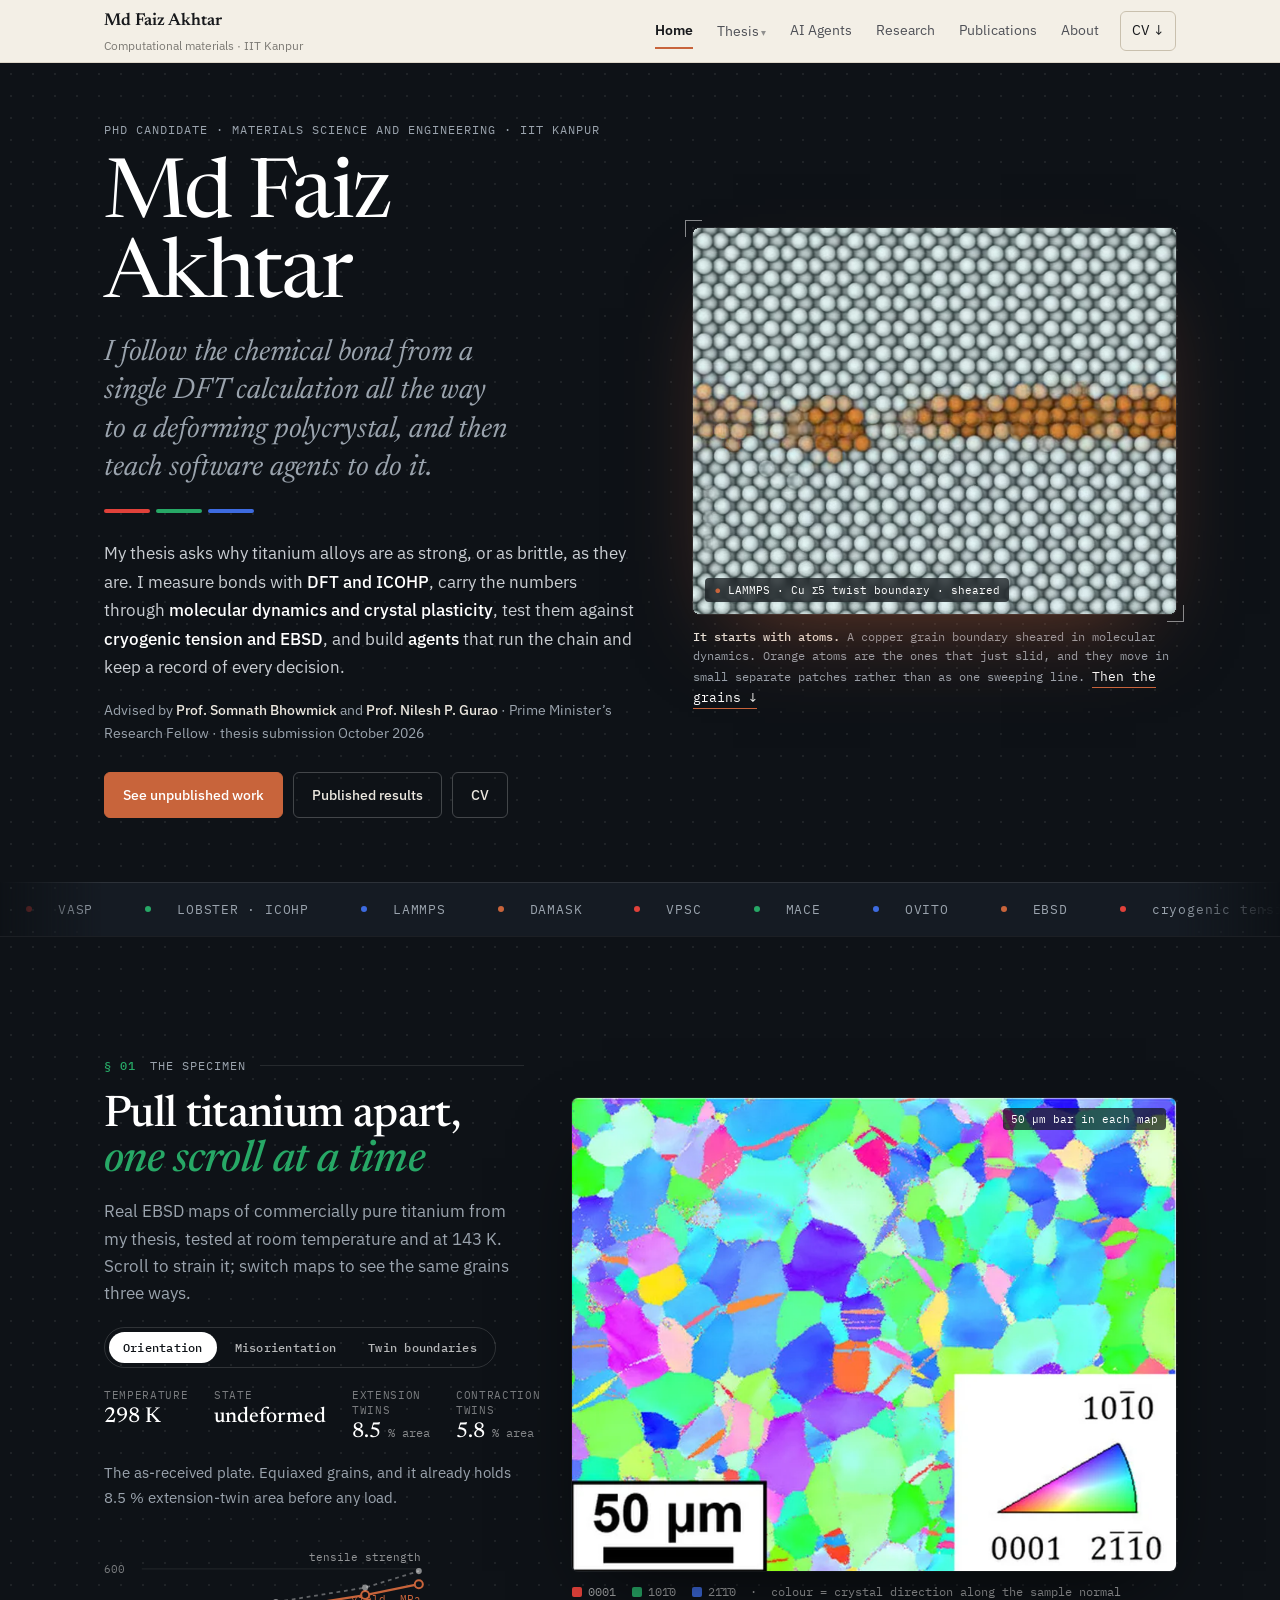
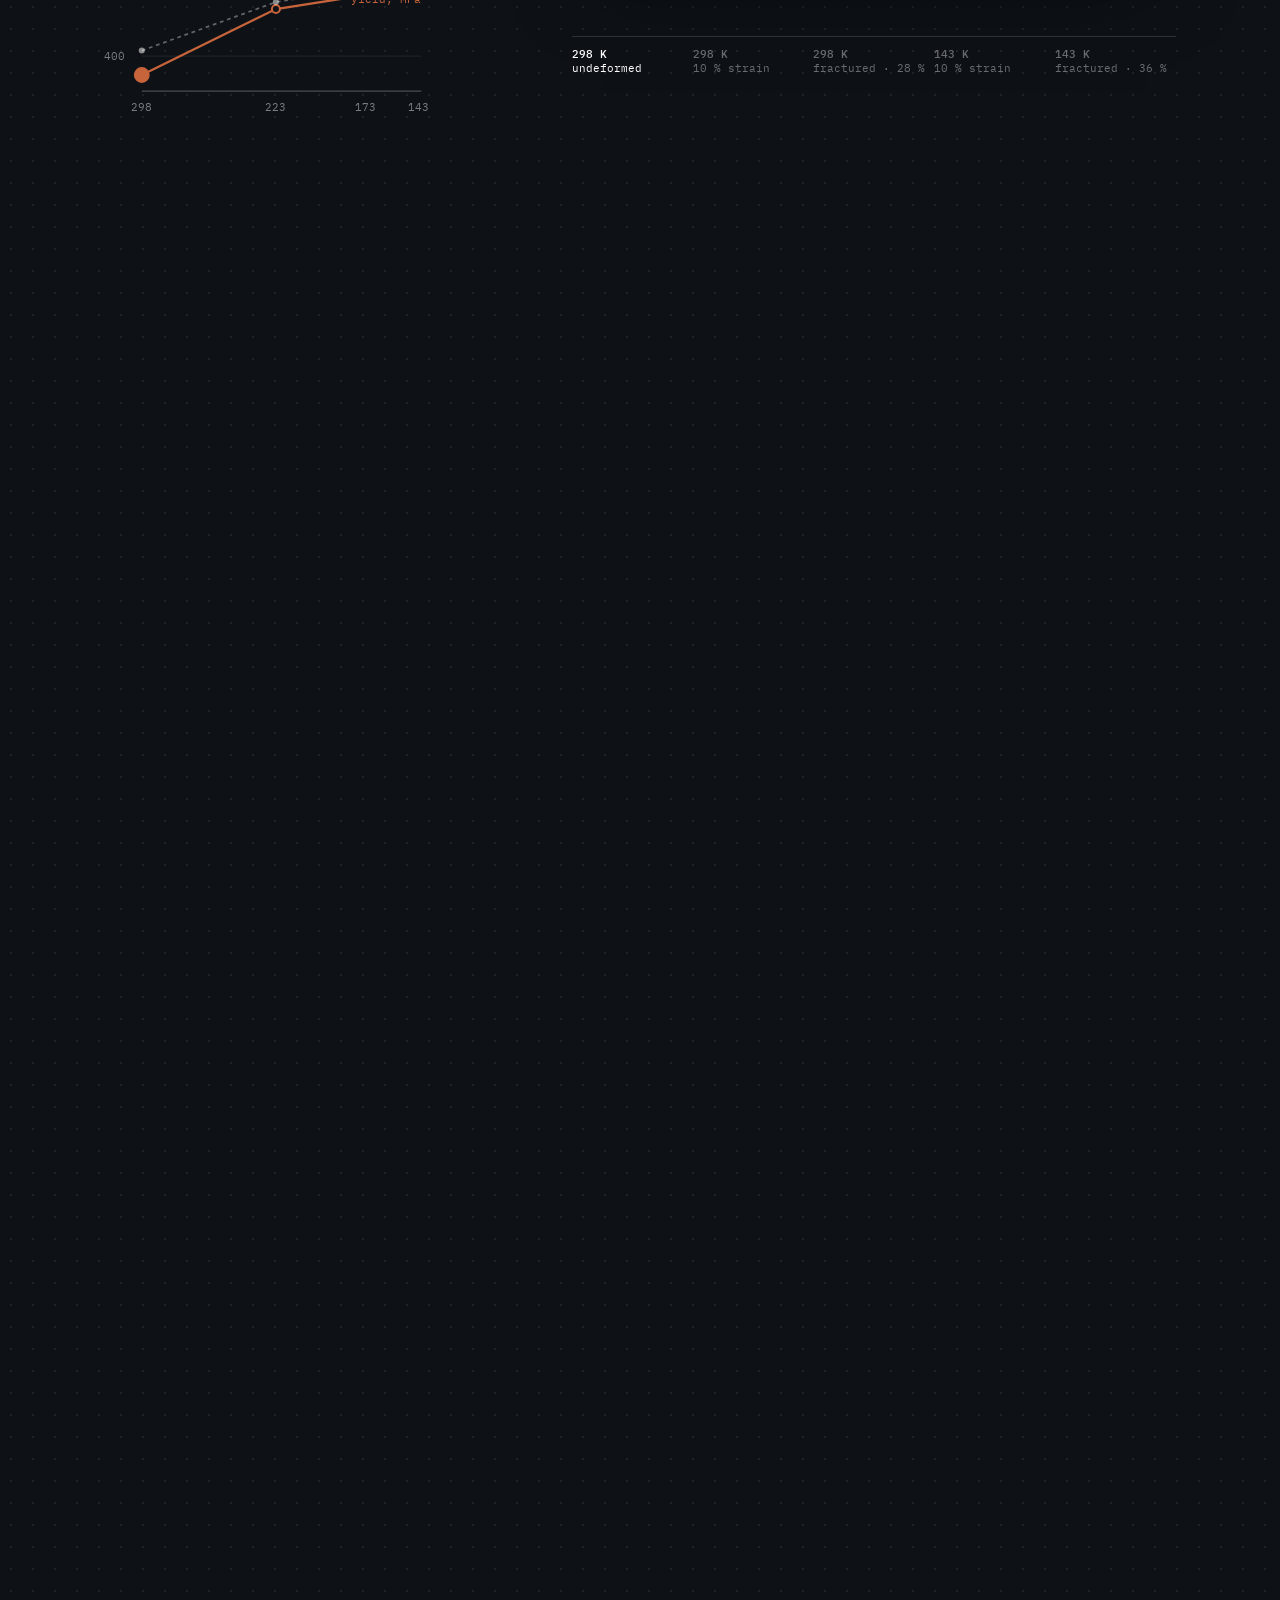
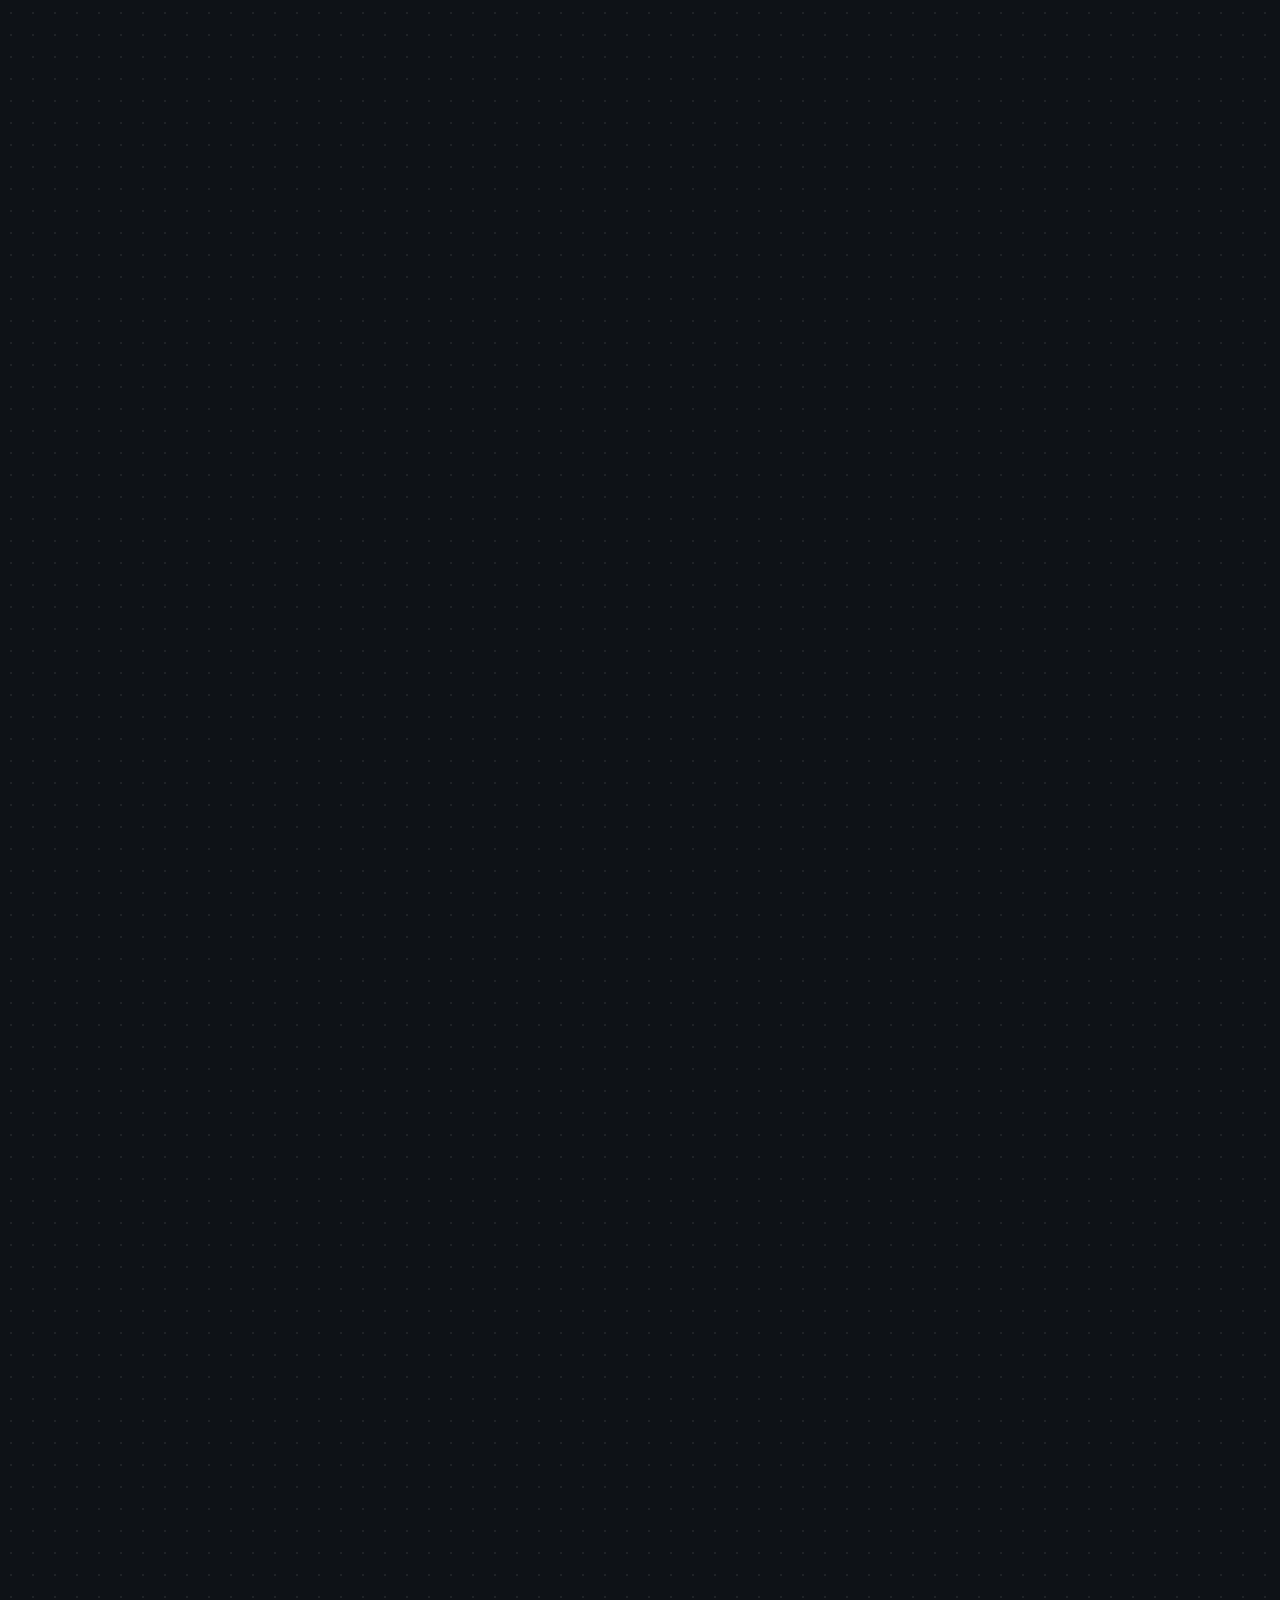
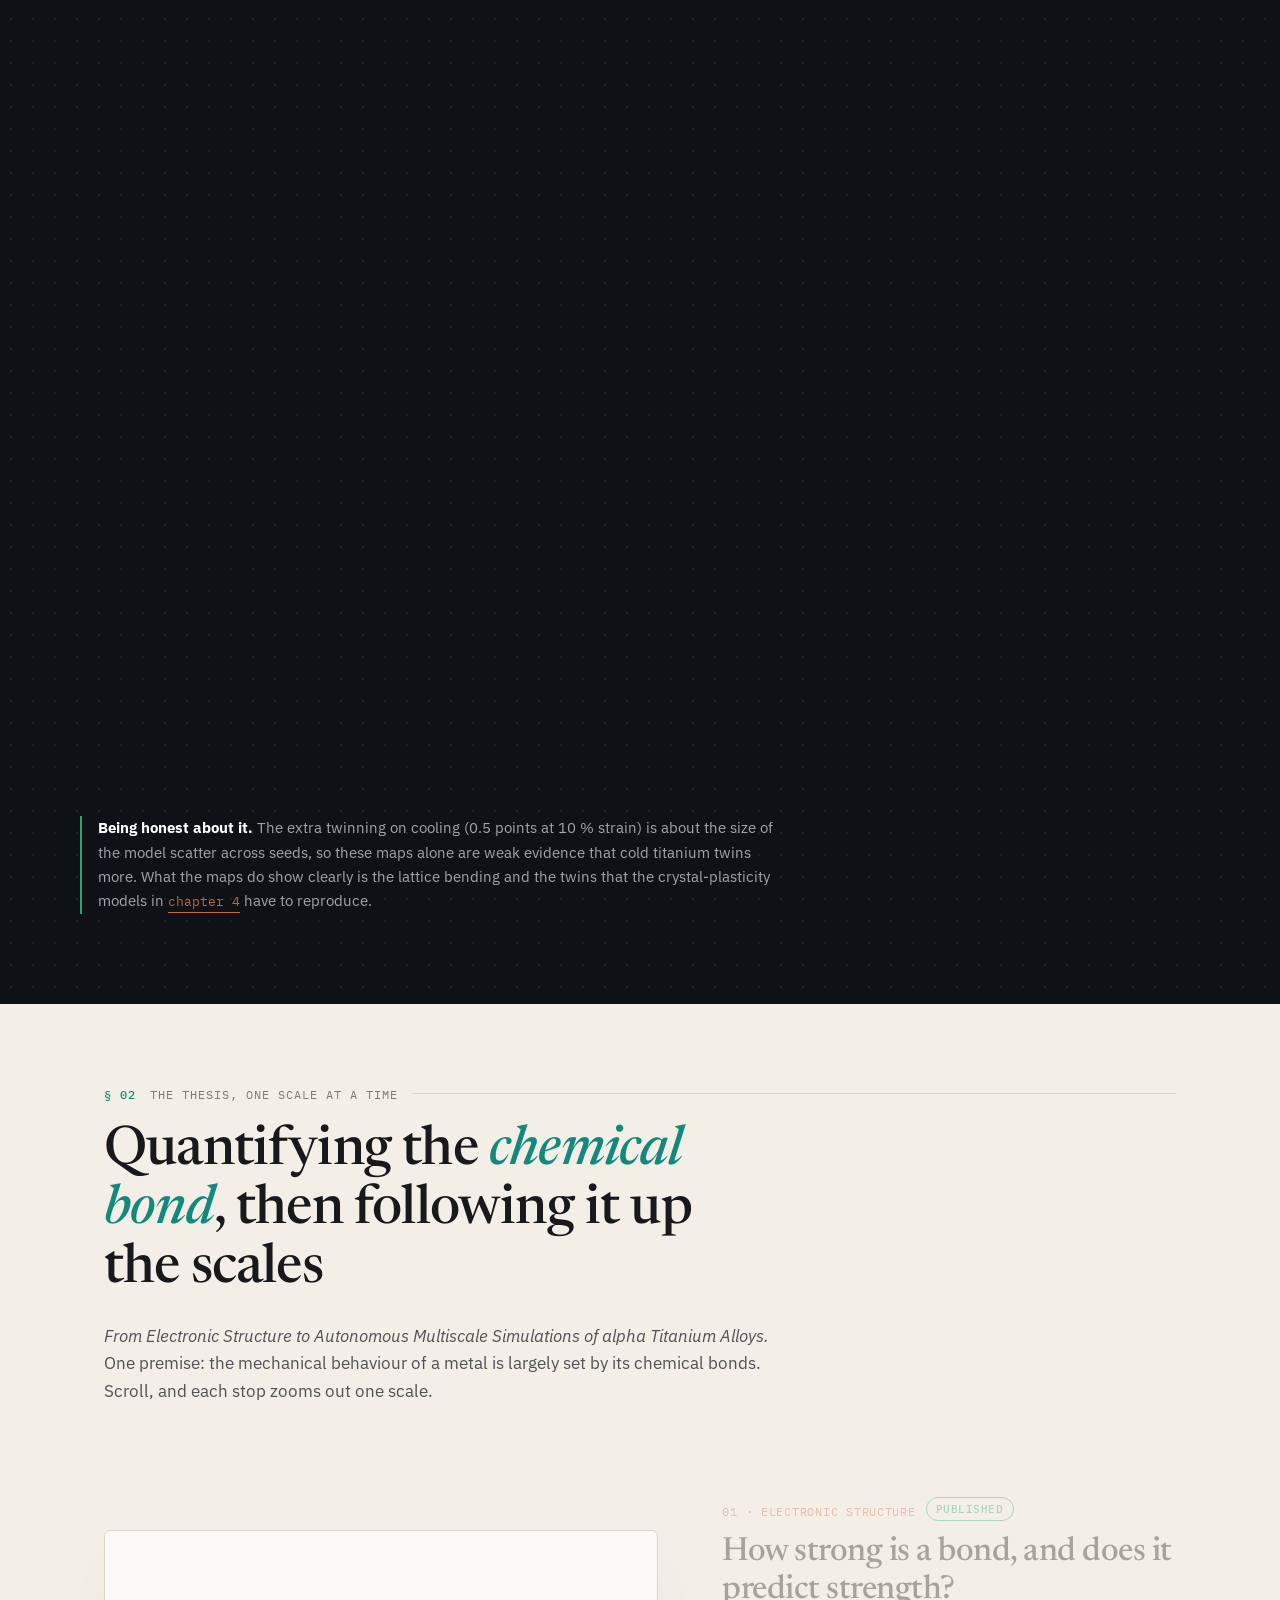
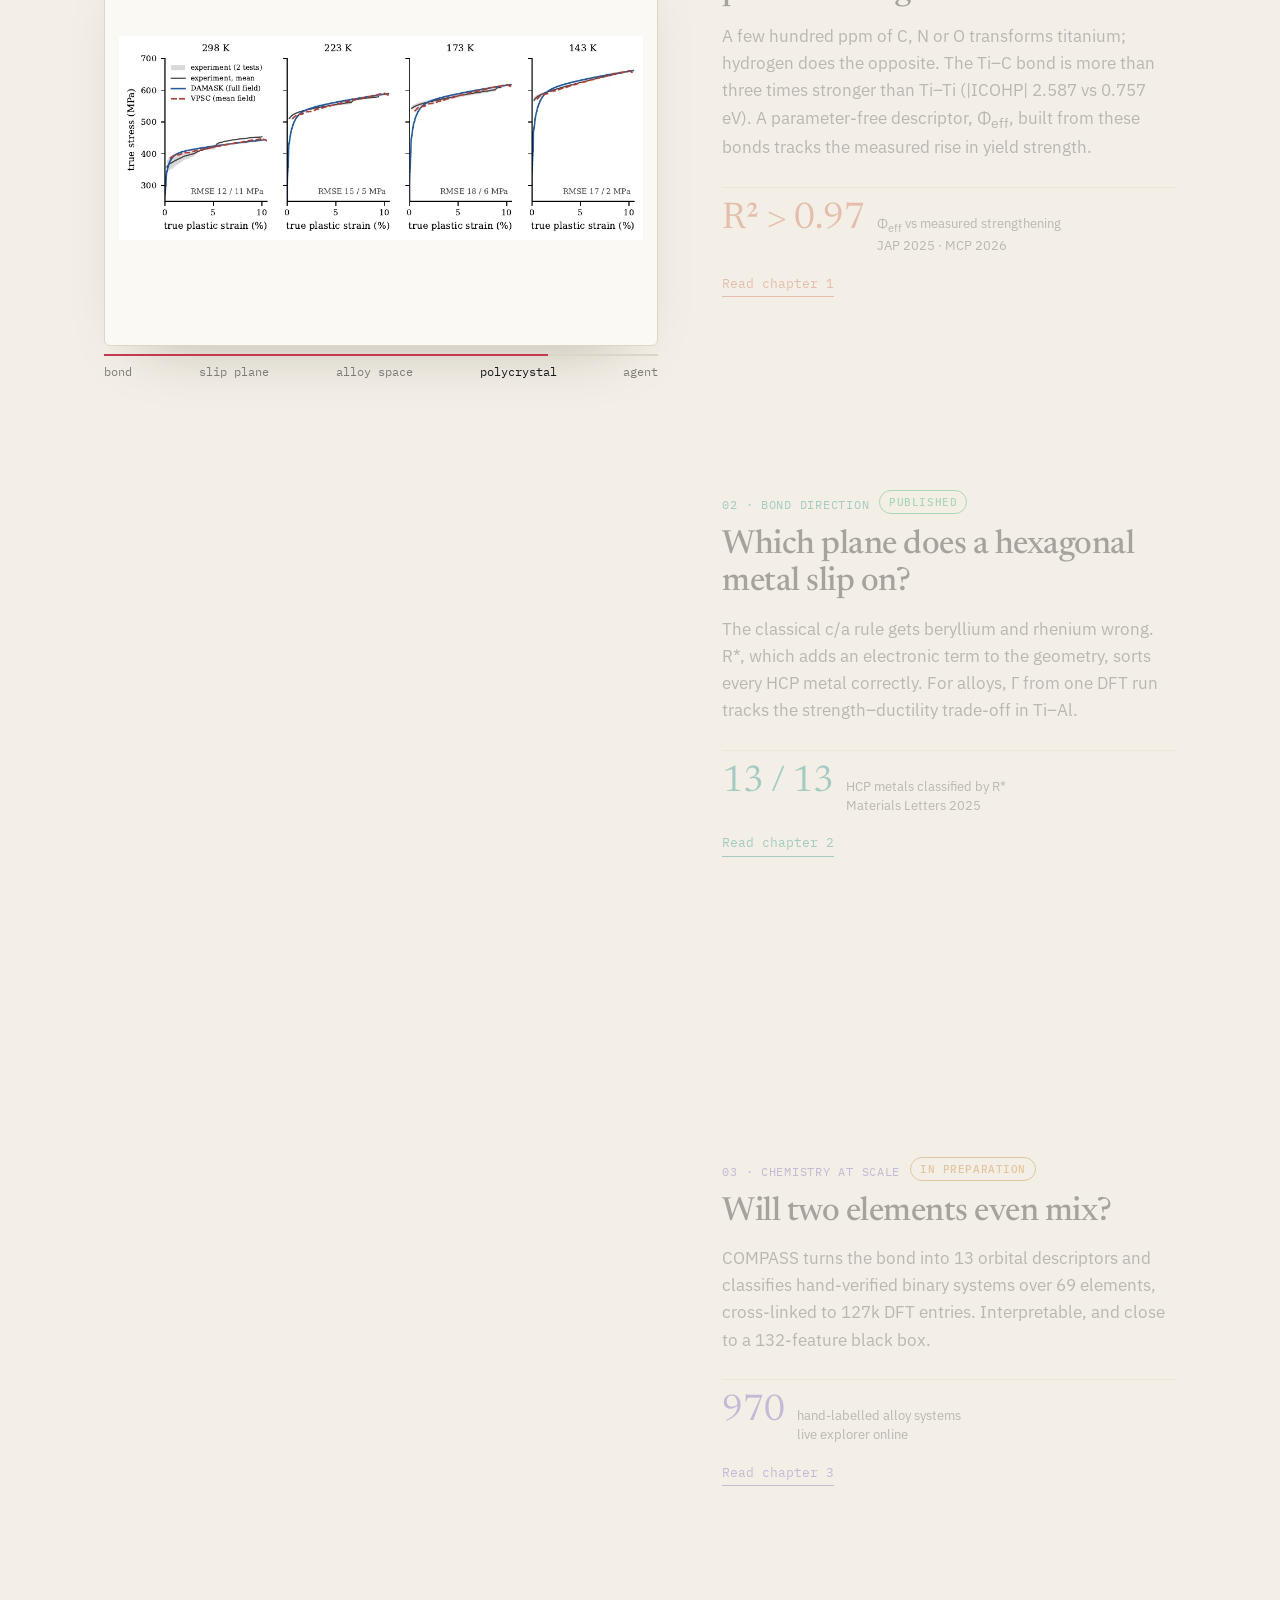
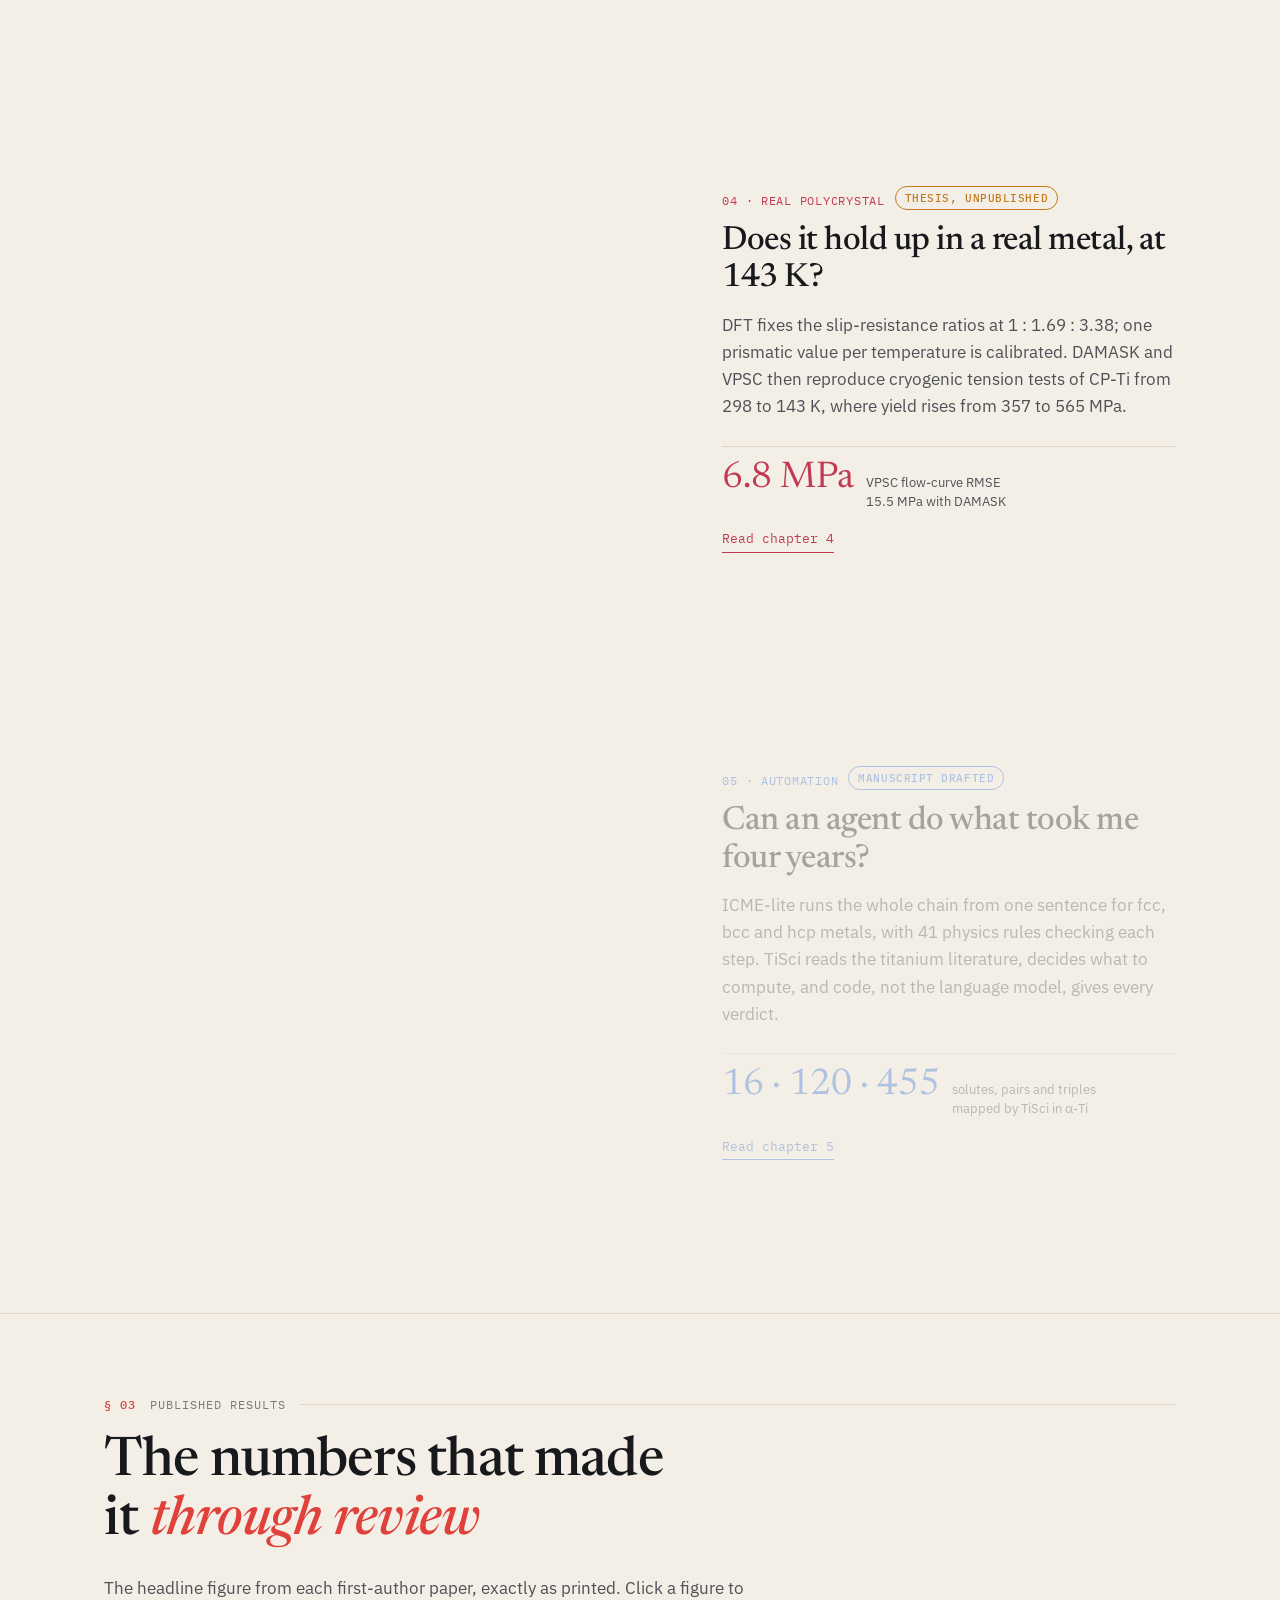
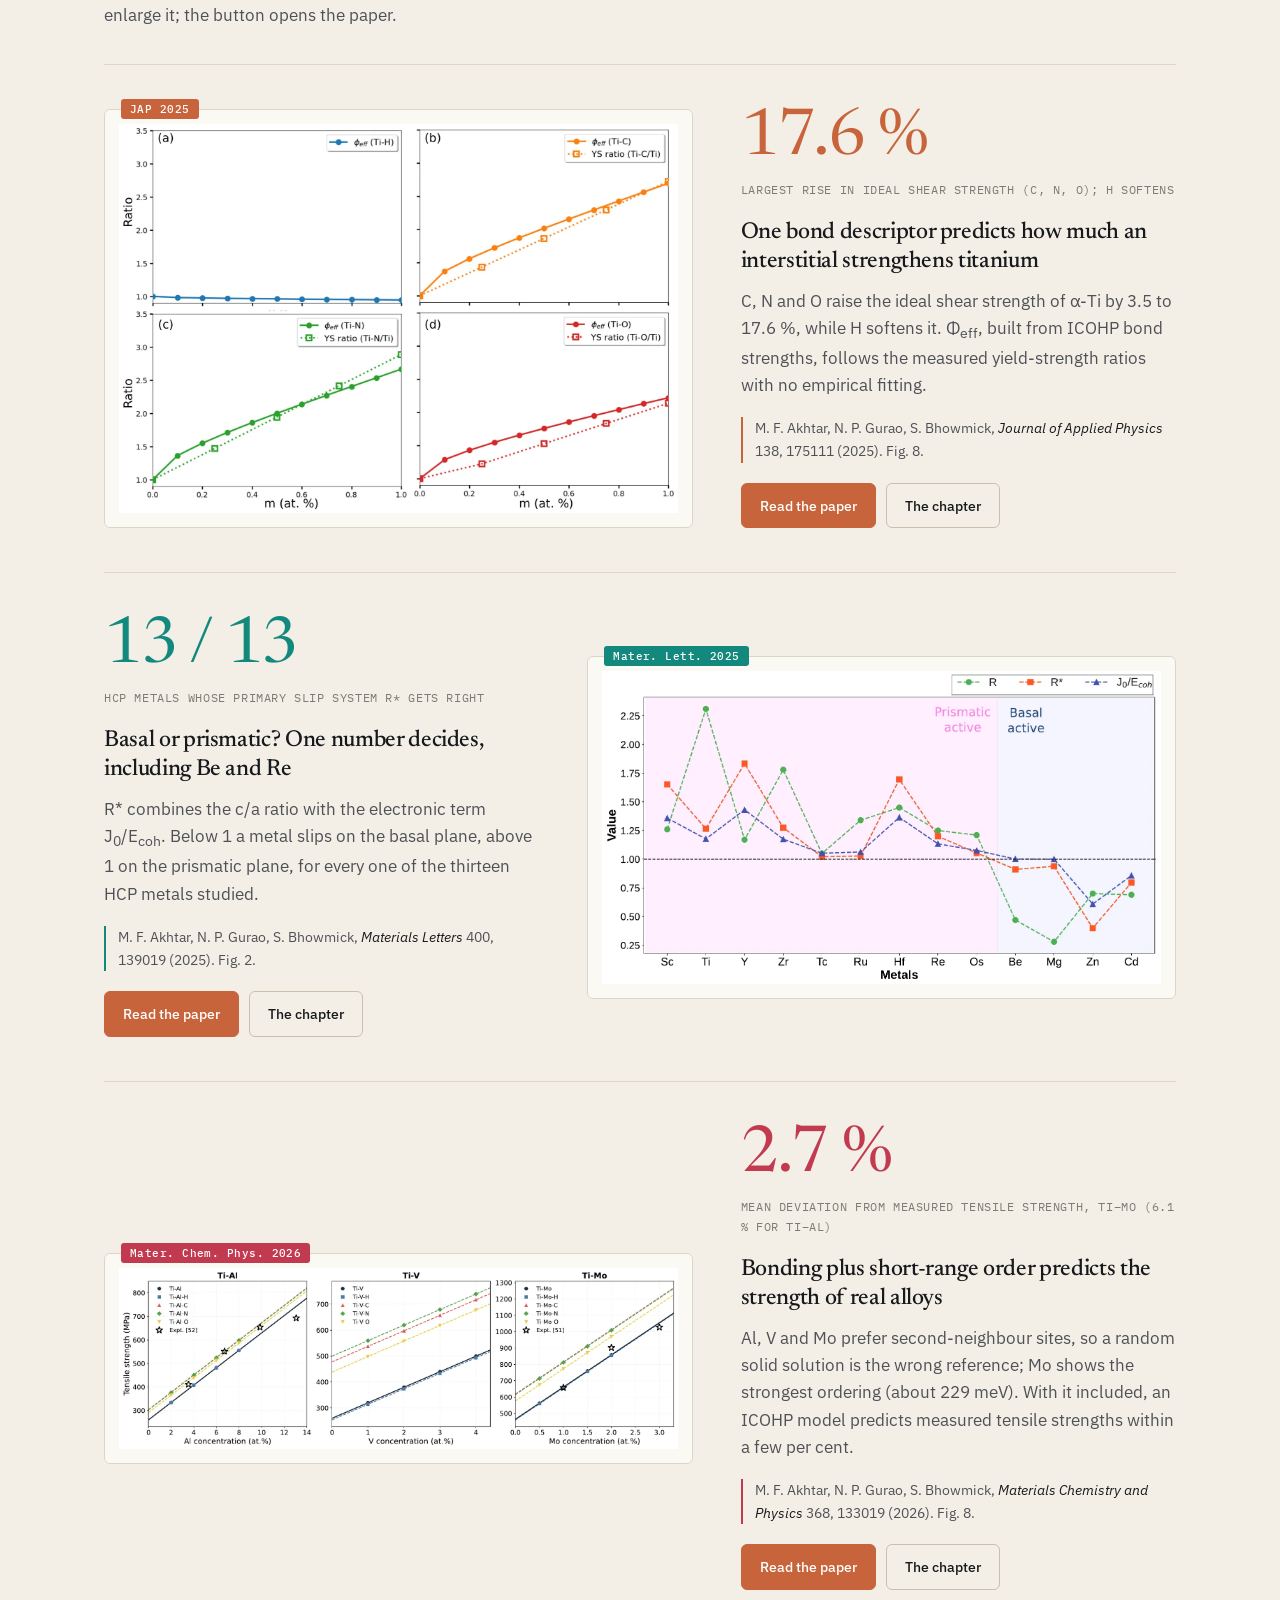
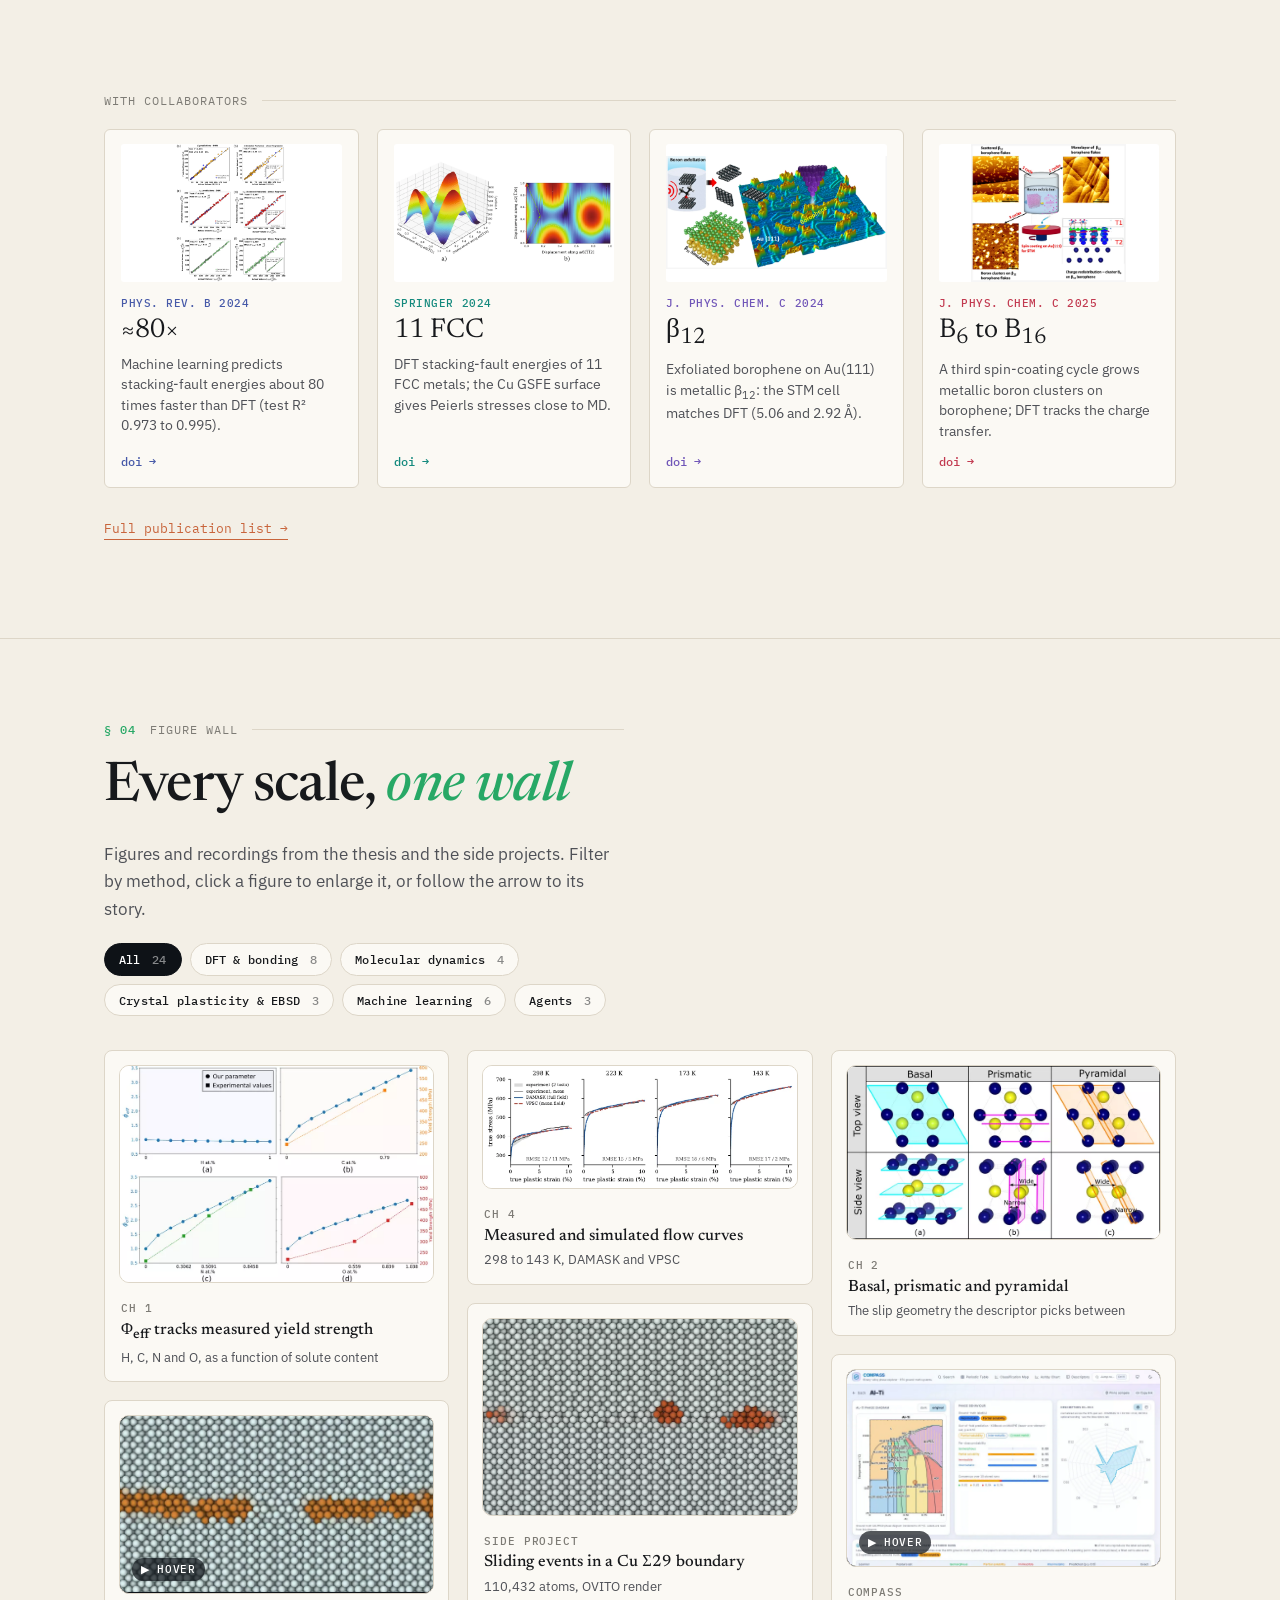
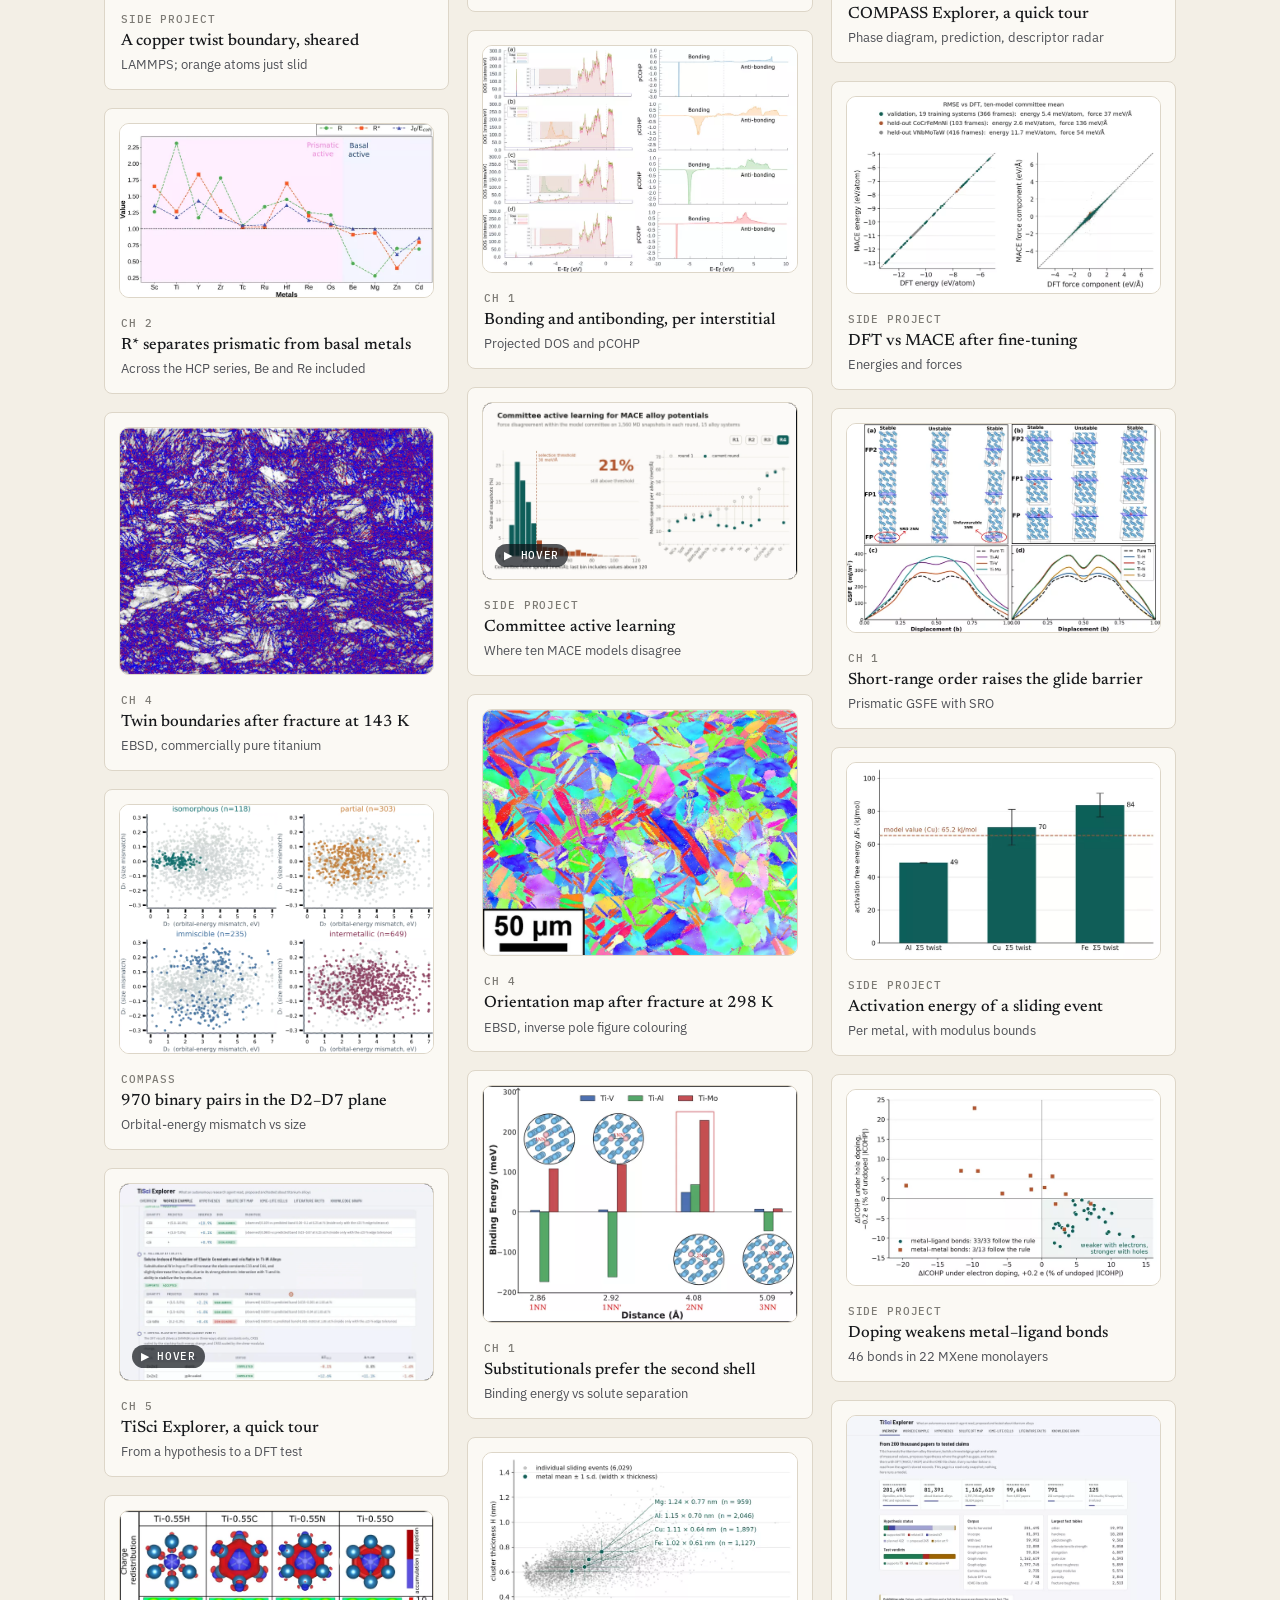
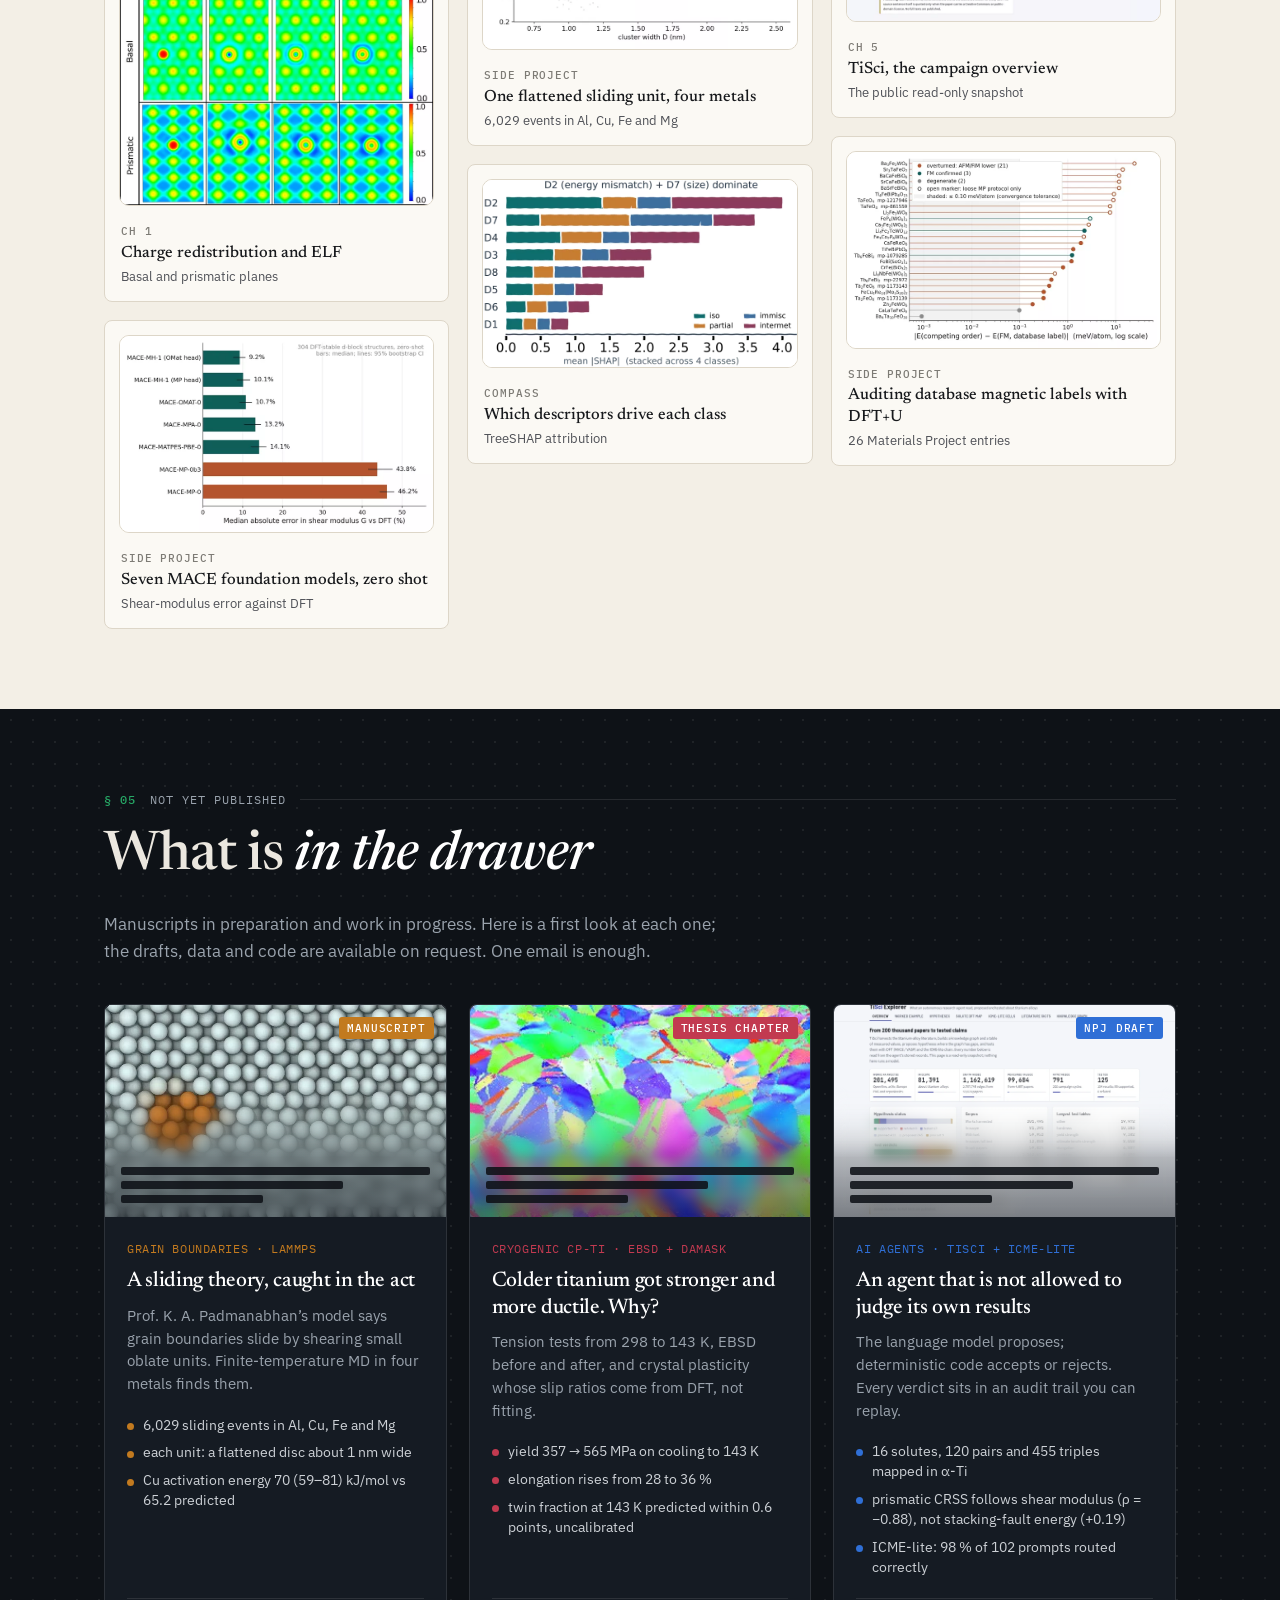
<file: index.html>
<!doctype html>
<html lang="en">
<head>
<meta charset="utf-8">
<meta name="viewport" content="width=device-width, initial-scale=1">
<title>Md Faiz Akhtar | IIT Kanpur</title>
<meta name="description" content="Md Faiz Akhtar, PhD candidate at IIT Kanpur: chemical bonding in titanium, multiscale simulation from DFT to crystal plasticity, MACE potentials, and auditable AI agents for materials science.">
<meta property="og:title" content="Md Faiz Akhtar | IIT Kanpur">
<meta property="og:description" content="Md Faiz Akhtar, PhD candidate at IIT Kanpur: chemical bonding in titanium, multiscale simulation from DFT to crystal plasticity, MACE potentials, and auditable AI agents for materials science.">
<meta property="og:type" content="website">
<meta name="theme-color" content="#f3efe6">
<link rel="preconnect" href="https://fonts.googleapis.com">
<link rel="preconnect" href="https://fonts.gstatic.com" crossorigin>
<link href="https://fonts.googleapis.com/css2?family=IBM+Plex+Mono:wght@400;500&family=IBM+Plex+Sans:wght@400;500;600&family=Newsreader:ital,opsz,wght@0,6..72,400;0,6..72,500;1,6..72,400&display=swap" rel="stylesheet">
<link rel="stylesheet" href="css/style.css">
<link rel="icon" href="data:image/svg+xml,<svg xmlns='http://www.w3.org/2000/svg' viewBox='0 0 100 100'><circle cx='50' cy='50' r='40' fill='none' stroke='%230f5e5a' stroke-width='6'/><circle cx='50' cy='50' r='9' fill='%230f5e5a'/></svg>">
<style>:root{--ac:var(--teal)}</style>
</head>
<body>
<nav class="nav">
  <div class="wrap">
    <a class="brand" href="index.html"><span class="dot"></span><span>Md Faiz Akhtar<small>Computational materials &middot; IIT Kanpur</small></span></a>
    <button class="nav-toggle" aria-label="menu">&#9776;</button>
    <div class="nav-links">
      <a href="index.html">Home</a>
      <div class="dd">
        <a href="index.html#thesis" data-group="thesis">Thesis</a>
        <div class="dd-menu">
          <a href="chapter1.html" style="color:var(--c1)"><i>1</i><span style="color:var(--text)">How strong is a bond?</span></a>
          <a href="chapter2.html" style="color:var(--c2)"><i>2</i><span style="color:var(--text)">Which way does a metal slip?</span></a>
          <a href="chapter3.html" style="color:var(--c3)"><i>3</i><span style="color:var(--text)">Will two elements even mix? (COMPASS)</span></a>
          <a href="chapter4.html" style="color:var(--c4)"><i>4</i><span style="color:var(--text)">Does it hold up in a real metal?</span></a>
          <a href="chapter5.html" style="color:var(--c5)"><i>5</i><span style="color:var(--text)">Can an agent do this for me?</span></a>
        </div>
      </div>
      <a href="agents.html">AI Agents</a>
      <a href="research.html">Research</a>
      <a href="about.html#publications">Publications</a>
      <a href="about.html">About</a>
      <a class="nav-cv" href="assets/Md_Faiz_Akhtar_CV.pdf" target="_blank" rel="noopener">CV &darr;</a>
    </div>
  </div>
</nav>
<header class="hero v3 night">
  <div class="wrap">
    <div>
      <div class="kick">PhD candidate &middot; Materials Science and Engineering &middot; IIT Kanpur</div>
      <h1>Md Faiz Akhtar<span class="tag-line">I follow the chemical bond from a single DFT calculation all the way to a deforming polycrystal, and then teach software agents to do it.</span></h1>
      <div class="tri"><i></i><i></i><i></i></div>
      <p class="lede">My thesis asks why titanium alloys are as strong, or as brittle, as they are. I measure bonds with
        <b>DFT and ICOHP</b>, carry the numbers through <b>molecular dynamics and crystal plasticity</b>, test them against
        <b>cryogenic tension and EBSD</b>, and build <b>agents</b> that run the chain and keep a record of every decision.</p>
      <p class="by">Advised by <b>Prof. Somnath Bhowmick</b> and <b>Prof. Nilesh P. Gurao</b> &middot; Prime Minister&rsquo;s Research Fellow &middot; thesis submission October 2026</p>
      <div class="cta">
        <a class="btn btn-cu" href="#drawer">See unpublished work</a>
        <a class="btn btn-ghost" href="#results">Published results</a>
        <a class="btn btn-ghost" href="assets/Md_Faiz_Akhtar_CV.pdf" target="_blank" rel="noopener">CV</a>
      </div>
    </div>
    <figure class="specimen atoms">
      <div class="vid ticks"><video autoplay data-auto muted loop playsinline preload="metadata" poster="assets/media/gbs-cu-sigma5-twist.webp" aria-label="Molecular dynamics of a copper grain boundary under shear"><source src="assets/media/gbs-cu-sigma5-twist.webm" type="video/webm"><source src="assets/media/gbs-cu-sigma5-twist.mp4" type="video/mp4"></video><span class="live">&#9679; LAMMPS &middot; Cu &Sigma;5 twist boundary &middot; sheared</span></div>
      <figcaption><b>It starts with atoms.</b> A copper grain boundary sheared in molecular dynamics. Orange atoms are the ones that just slid, and they move in small separate patches rather than as one sweeping line.
        <a href="#lab" class="lnk-u" style="color:#fff">Then the grains &darr;</a></figcaption>
    </figure>
  </div>
  <div class="marquee" aria-hidden="true"><div class="track">
    <span style="--k:var(--ipf-r)">VASP</span><span style="--k:var(--ipf-g)">LOBSTER &middot; ICOHP</span><span style="--k:var(--ipf-b)">LAMMPS</span><span style="--k:var(--cu)">DAMASK</span><span style="--k:var(--ipf-r)">VPSC</span><span style="--k:var(--ipf-g)">MACE</span><span style="--k:var(--ipf-b)">OVITO</span><span style="--k:var(--cu)">EBSD</span><span style="--k:var(--ipf-r)">cryogenic tension</span><span style="--k:var(--ipf-g)">vLLM &middot; Qwen3</span><span style="--k:var(--ipf-b)">GraphRAG</span><span style="--k:var(--cu)">SLURM / HPC</span>
    <span style="--k:var(--ipf-r)">VASP</span><span style="--k:var(--ipf-g)">LOBSTER &middot; ICOHP</span><span style="--k:var(--ipf-b)">LAMMPS</span><span style="--k:var(--cu)">DAMASK</span><span style="--k:var(--ipf-r)">VPSC</span><span style="--k:var(--ipf-g)">MACE</span><span style="--k:var(--ipf-b)">OVITO</span><span style="--k:var(--cu)">EBSD</span><span style="--k:var(--ipf-r)">cryogenic tension</span><span style="--k:var(--ipf-g)">vLLM &middot; Qwen3</span><span style="--k:var(--ipf-b)">GraphRAG</span><span style="--k:var(--cu)">SLURM / HPC</span>
  </div></div>
</header>
<section class="lab night" id="lab" aria-label="EBSD of titanium under tension">
  <div class="lab-track">
    <div class="lab-stage">
      <div class="wrap lab-grid">
        <div class="lab-copy">
          <div class="sec-no"><b style="color:var(--ipf-g)">&sect; 01</b> The specimen</div>
          <h2 class="xl">Pull titanium apart, <em>one scroll at a time</em></h2>
          <p class="lab-lede">Real EBSD maps of commercially pure titanium from my thesis, tested at room temperature and at 143&nbsp;K. Scroll to strain it; switch maps to see the same grains three ways.</p>
          <div class="lab-modes" role="tablist"><button data-m="ipf" class=on>Orientation</button><button data-m="kam">Misorientation</button><button data-m="tb">Twin boundaries</button></div>
          <dl class="lab-read">
            <div><dt>temperature</dt><dd data-k="t">298 K</dd></div>
            <div><dt>state</dt><dd data-k="e">undeformed</dd></div>
            <div><dt>extension twins</dt><dd><span data-k="et">8.5</span><small> % area</small></dd></div>
            <div><dt>contraction twins</dt><dd><span data-k="ct">5.8</span><small> % area</small></dd></div>
          </dl>
          <p class="lab-cap" data-k="c">The as-received plate. Equiaxed grains, and it already holds 8.5&nbsp;% extension-twin area before any load.</p>
          <div class="lab-chartbox"><svg class="lab-chart" viewBox="0 0 270 142" role="img" aria-label="Yield and tensile strength of CP titanium against test temperature">
<line x1="30" y1="120" x2="252" y2="120" class="ax"/>
<text x="0" y="26">600</text><text x="0" y="95">400</text>
<line x1="30" x2="252" y1="22.9" y2="22.9" class="gr"/><line x1="30" x2="252" y1="92.3" y2="92.3" class="gr"/>
<polyline points="30.0,87.8 136.5,49.3 207.4,37.8 250.0,24.7" class="lu"/><polyline points="30.0,107.2 136.5,54.8 207.4,43.7 250.0,35.1" class="ly"/><circle cx="30.0" cy="107.2" r="3.2" class="dy" data-t="298"/><circle cx="30.0" cy="87.8" r="2.4" class="du"/><circle cx="136.5" cy="54.8" r="3.2" class="dy" data-t="223"/><circle cx="136.5" cy="49.3" r="2.4" class="du"/><circle cx="207.4" cy="43.7" r="3.2" class="dy" data-t="173"/><circle cx="207.4" cy="37.8" r="2.4" class="du"/><circle cx="250.0" cy="35.1" r="3.2" class="dy" data-t="143"/><circle cx="250.0" cy="24.7" r="2.4" class="du"/><text x="30.0" y="136" text-anchor="middle">298</text><text x="136.5" y="136" text-anchor="middle">223</text><text x="207.4" y="136" text-anchor="middle">173</text><text x="250.0" y="136" text-anchor="middle">143</text>
<text x="252" y="17" text-anchor="end" class="lab-l">tensile strength</text>
<text x="252" y="50" text-anchor="end" class="lab-l y">yield, MPa</text>
</svg></div>
        </div>
        <div class="lab-view">
          <div class="lab-maps" data-m="ipf"><img src="assets/img/ebsd/300_0_ipf.webp" alt="" loading="lazy" data-s="0" data-m="ipf" width="800" height="627"><img src="assets/img/ebsd/300_0_kam.webp" alt="" loading="lazy" data-s="0" data-m="kam" width="800" height="627"><img src="assets/img/ebsd/300_0_tb.webp" alt="" loading="lazy" data-s="0" data-m="tb" width="800" height="627"><img src="assets/img/ebsd/300_10_ipf.webp" alt="" loading="lazy" data-s="1" data-m="ipf" width="800" height="627"><img src="assets/img/ebsd/300_10_kam.webp" alt="" loading="lazy" data-s="1" data-m="kam" width="800" height="627"><img src="assets/img/ebsd/300_10_tb.webp" alt="" loading="lazy" data-s="1" data-m="tb" width="800" height="627"><img src="assets/img/ebsd/300_f_ipf.webp" alt="" loading="lazy" data-s="2" data-m="ipf" width="800" height="627"><img src="assets/img/ebsd/300_f_kam.webp" alt="" loading="lazy" data-s="2" data-m="kam" width="800" height="627"><img src="assets/img/ebsd/300_f_tb.webp" alt="" loading="lazy" data-s="2" data-m="tb" width="800" height="627"><img src="assets/img/ebsd/143_10_ipf.webp" alt="" loading="lazy" data-s="3" data-m="ipf" width="800" height="627"><img src="assets/img/ebsd/143_10_kam.webp" alt="" loading="lazy" data-s="3" data-m="kam" width="800" height="627"><img src="assets/img/ebsd/143_10_tb.webp" alt="" loading="lazy" data-s="3" data-m="tb" width="800" height="627"><img src="assets/img/ebsd/143_f_ipf.webp" alt="" loading="lazy" data-s="4" data-m="ipf" width="800" height="627"><img src="assets/img/ebsd/143_f_kam.webp" alt="" loading="lazy" data-s="4" data-m="kam" width="800" height="627"><img src="assets/img/ebsd/143_f_tb.webp" alt="" loading="lazy" data-s="4" data-m="tb" width="800" height="627"><span class="lab-scale">50 &micro;m bar in each map</span></div>
          <div class="lab-legend"><div data-m="ipf" class=on><span><i style="background:#e0413a"></i>0001</span><span><i style="background:#27a866"></i>101&#772;0</span><span><i style="background:#3d6be0"></i>21&#772;1&#772;0 &nbsp;&middot;&nbsp; colour = crystal direction along the sample normal</span></div><div data-m="kam"><span class="kbar"></span><span>0&deg; to 5&deg; kernel-average misorientation &nbsp;&middot;&nbsp; red = heavily bent lattice</span></div><div data-m="tb"><span><i style="background:#e0413a"></i>contraction twin</span><span><i style="background:#2a3fd1"></i>extension twin</span><span>&nbsp;&middot;&nbsp; on the image-quality map</span></div></div>
          <div class="lab-rail"><span data-s="0"><b>298 K</b>undeformed</span><span data-s="1"><b>298 K</b>10&nbsp;% strain</span><span data-s="2"><b>298 K</b>fractured &middot; 28&nbsp;%</span><span data-s="3"><b>143 K</b>10&nbsp;% strain</span><span data-s="4"><b>143 K</b>fractured &middot; 36&nbsp;%</span><i class="lab-prog"></i></div>
        </div>
      </div>
    </div>
  </div>
  <div class="wrap lab-foot"><p><b>Being honest about it.</b> The extra twinning on cooling (0.5 points at 10&nbsp;% strain) is about the size of the model scatter across seeds, so these maps alone are weak evidence that cold titanium twins more. What the maps do show clearly is the lattice bending and the twins that the crystal-plasticity models in <a class="lnk-u" href="chapter4.html">chapter 4</a> have to reproduce.</p></div>
  <script type="application/json" class="lab-data">[{"t":"298 K","e":"undeformed","et":"8.5","ct":"5.8","y":357,"c":"The as-received plate. Equiaxed grains, and it already holds 8.5&nbsp;% extension-twin area before any load."},{"t":"298 K","e":"10&nbsp;% strain","et":"11.5","ct":"6.2","y":357,"c":"Ten percent strain at room temperature. Misorientation builds up inside the grains and extension twins add 3.0 points of area."},{"t":"298 K","e":"fractured &middot; 28&nbsp;%","et":"11.6","ct":"5.9","y":357,"c":"At fracture after 28&nbsp;% elongation. Extension-twin area reaches 11.6&nbsp;%; contraction twins barely move."},{"t":"143 K","e":"10&nbsp;% strain","et":"12","ct":"6.3","y":565,"c":"Cooled to 143&nbsp;K, the same 10&nbsp;% strain needs far more stress: yield rises from 357 to 565&nbsp;MPa. Extension twins add 3.5 points."},{"t":"143 K","e":"fractured &middot; 36&nbsp;%","et":"13","ct":"10","y":565,"c":"At fracture the cold specimen has stretched 36&nbsp;%, more than at room temperature, and much of the map sits near the top of the 0&ndash;5&deg; misorientation scale."}]</script>
</section>

<!-- THESIS JOURNEY -->
<section class="section" id="thesis">
  <div class="wrap">
    <div class="sec-no reveal"><b>&sect; 02</b> The thesis, one scale at a time</div>
    <h2 class="xl reveal">Quantifying the <em>chemical bond</em>, then following it up the scales</h2>
    <p class="sub reveal"><em>From Electronic Structure to Autonomous Multiscale Simulations of alpha Titanium Alloys.</em> One premise:
      the mechanical behaviour of a metal is largely set by its chemical bonds. Scroll, and each stop zooms out one scale.</p>

    <div class="journey">
      <div class="stage" aria-hidden="true">
        <div class="frames">
          <img src="assets/img/v3/ch1_phieff_yield.webp" alt="" loading="lazy">
          <img src="assets/img/v3/ch2_rstar_comparison.webp" alt="" loading="lazy">
          <img src="assets/img/v3/ch3_classmap.webp" alt="" loading="lazy">
          <img src="assets/img/v3/cp_curves.webp" alt="" loading="lazy">
          <img src="assets/img/examples/agents/tisci_explorer.webp" alt="" loading="lazy" class="bleed">
        </div>
        <div class="scale-bar"><span>bond</span><span>slip plane</span><span>alloy space</span><span>polycrystal</span><span>agent</span></div>
      </div>
      <div class="steps">
        <div class="step" style="--ac:var(--c1)">
          <div class="no">01 &middot; Electronic structure<span class="pill pub">published</span></div>
          <h3>How strong is a bond, and does it predict strength?</h3>
          <figure class="fig-m"><img src="assets/img/v3/ch1_phieff_yield.webp" alt="Phi_eff against measured yield strength" loading="lazy"></figure>
          <p>A few hundred ppm of C, N or O transforms titanium; hydrogen does the opposite. The Ti&ndash;C bond is more than three times
            stronger than Ti&ndash;Ti (|ICOHP| 2.587 vs 0.757 eV). A parameter-free descriptor, &Phi;<sub>eff</sub>, built from these
            bonds tracks the measured rise in yield strength.</p>
          <div class="stat"><span class="v">R&sup2; &gt; 0.97</span><span class="l">&Phi;<sub>eff</sub> vs measured strengthening<br>JAP 2025 &middot; MCP 2026</span></div>
          <a class="lnk" href="chapter1.html">Read chapter 1</a>
        </div>
        <div class="step" style="--ac:var(--c2)">
          <div class="no">02 &middot; Bond direction<span class="pill pub">published</span></div>
          <h3>Which plane does a hexagonal metal slip on?</h3>
          <figure class="fig-m"><img src="assets/img/v3/ch2_rstar_comparison.webp" alt="R* separates basal and prismatic slip metals" loading="lazy"></figure>
          <p>The classical c/a rule gets beryllium and rhenium wrong. R*, which adds an electronic term to the geometry, sorts every
            HCP metal correctly. For alloys, &Gamma; from one DFT run tracks the strength&ndash;ductility trade-off in Ti&ndash;Al.</p>
          <div class="stat"><span class="v">13 / 13</span><span class="l">HCP metals classified by R*<br>Materials Letters 2025</span></div>
          <a class="lnk" href="chapter2.html">Read chapter 2</a>
        </div>
        <div class="step" style="--ac:var(--c3)">
          <div class="no">03 &middot; Chemistry at scale<span class="pill prep">in preparation</span></div>
          <h3>Will two elements even mix?</h3>
          <figure class="fig-m"><img src="assets/img/v3/ch3_classmap.webp" alt="COMPASS phase-behaviour class map" loading="lazy"></figure>
          <p>COMPASS turns the bond into 13 orbital descriptors and classifies hand-verified binary systems over 69 elements,
            cross-linked to 127k DFT entries. Interpretable, and close to a 132-feature black box.</p>
          <div class="stat"><span class="v">970</span><span class="l">hand-labelled alloy systems<br>live explorer online</span></div>
          <a class="lnk" href="chapter3.html">Read chapter 3</a>
        </div>
        <div class="step" style="--ac:var(--c4)">
          <div class="no">04 &middot; Real polycrystal<span class="pill prep">thesis, unpublished</span></div>
          <h3>Does it hold up in a real metal, at 143 K?</h3>
          <figure class="fig-m"><img src="assets/img/v3/cp_curves.webp" alt="Measured and simulated flow curves at four temperatures" loading="lazy"></figure>
          <p>DFT fixes the slip-resistance ratios at 1 : 1.69 : 3.38; one prismatic value per temperature is calibrated. DAMASK and
            VPSC then reproduce cryogenic tension tests of CP-Ti from 298 to 143&nbsp;K, where yield rises from 357 to 565 MPa.</p>
          <div class="stat"><span class="v">6.8 MPa</span><span class="l">VPSC flow-curve RMSE<br>15.5 MPa with DAMASK</span></div>
          <a class="lnk" href="chapter4.html">Read chapter 4</a>
        </div>
        <div class="step" style="--ac:var(--c5)">
          <div class="no">05 &middot; Automation<span class="pill wip">manuscript drafted</span></div>
          <h3>Can an agent do what took me four years?</h3>
          <figure class="fig-m"><img src="assets/img/examples/agents/tisci_explorer.webp" alt="TiSci explorer" loading="lazy"></figure>
          <p>ICME-lite runs the whole chain from one sentence for fcc, bcc and hcp metals, with 41 physics rules checking each step.
            TiSci reads the titanium literature, decides what to compute, and code, not the language model, gives every verdict.</p>
          <div class="stat"><span class="v">16 &middot; 120 &middot; 455</span><span class="l">solutes, pairs and triples<br>mapped by TiSci in &alpha;-Ti</span></div>
          <a class="lnk" href="chapter5.html">Read chapter 5</a>
        </div>
      </div>
    </div>
  </div>
</section>

<!-- PUBLISHED RESULTS -->
<section class="section" id="results">
  <div class="wrap">
    <div class="sec-no reveal"><b style="color:var(--ipf-r)">&sect; 03</b> Published results</div>
    <h2 class="xl reveal" style="--ac:var(--ipf-r)">The numbers that made it <em>through review</em></h2>
    <p class="sub reveal">The headline figure from each first-author paper, exactly as printed. Click a figure to enlarge it; the button opens the paper.</p>
    <div class="results">
      <div class="result reveal" style="--ac:var(--c1)">
        <figure class="rfig"><span class="tag-j">JAP 2025</span><img src="assets/img/published/jap2025_fig8_phieff_yield.webp" alt="Phi_eff compared with measured yield-strength ratios" loading="lazy" width="1600" height="1113"></figure>
        <div class="rtext"><div class="hn">17.6 %</div><div class="hl">largest rise in ideal shear strength (C, N, O); H softens</div><h3>One bond descriptor predicts how much an interstitial strengthens titanium</h3><p>C, N and O raise the ideal shear strength of &alpha;-Ti by 3.5 to 17.6 %, while H softens it. &Phi;<sub>eff</sub>, built from ICOHP bond strengths, follows the measured yield-strength ratios with no empirical fitting.</p>
          <div class="cite">M. F. Akhtar, N. P. Gurao, S. Bhowmick, <i>Journal of Applied Physics</i> 138, 175111 (2025). Fig. 8.</div>
          <div class="cta"><a class="btn btn-cu" href="https://doi.org/10.1063/5.0289250" target="_blank" rel="noopener">Read the paper</a><a class="btn btn-ghost" href="chapter1.html">The chapter</a></div></div>
      </div>
      <div class="result reveal" style="--ac:var(--c2)">
        <figure class="rfig"><span class="tag-j">Mater. Lett. 2025</span><img src="assets/img/published/matlet2025_fig2_rstar.webp" alt="R, R* and J0/Ecoh for thirteen HCP metals" loading="lazy" width="1569" height="878"></figure>
        <div class="rtext"><div class="hn">13 / 13</div><div class="hl">HCP metals whose primary slip system R* gets right</div><h3>Basal or prismatic? One number decides, including Be and Re</h3><p>R* combines the c/a ratio with the electronic term J<sub>0</sub>/E<sub>coh</sub>. Below 1 a metal slips on the basal plane, above 1 on the prismatic plane, for every one of the thirteen HCP metals studied.</p>
          <div class="cite">M. F. Akhtar, N. P. Gurao, S. Bhowmick, <i>Materials Letters</i> 400, 139019 (2025). Fig. 2.</div>
          <div class="cta"><a class="btn btn-cu" href="https://doi.org/10.1016/j.matlet.2025.139019" target="_blank" rel="noopener">Read the paper</a><a class="btn btn-ghost" href="chapter2.html">The chapter</a></div></div>
      </div>
      <div class="result reveal" style="--ac:var(--c4)">
        <figure class="rfig"><span class="tag-j">Mater. Chem. Phys. 2026</span><img src="assets/img/published/mcp2026_fig8_tensile_strength.webp" alt="Predicted and measured tensile strength of Ti-Al, Ti-V and Ti-Mo" loading="lazy" width="1600" height="519"></figure>
        <div class="rtext"><div class="hn">2.7 %</div><div class="hl">mean deviation from measured tensile strength, Ti&ndash;Mo (6.1 % for Ti&ndash;Al)</div><h3>Bonding plus short-range order predicts the strength of real alloys</h3><p>Al, V and Mo prefer second-neighbour sites, so a random solid solution is the wrong reference; Mo shows the strongest ordering (about 229 meV). With it included, an ICOHP model predicts measured tensile strengths within a few per cent.</p>
          <div class="cite">M. F. Akhtar, N. P. Gurao, S. Bhowmick, <i>Materials Chemistry and Physics</i> 368, 133019 (2026). Fig. 8.</div>
          <div class="cta"><a class="btn btn-cu" href="https://doi.org/10.1016/j.matchemphys.2026.133019" target="_blank" rel="noopener">Read the paper</a><a class="btn btn-ghost" href="chapter1.html">The chapter</a></div></div>
      </div>
    </div>
    <div class="sec-no reveal" style="margin-top:56px">With collaborators</div>
    <div class="pubgrid">
      <a class="pcard reveal" style="--ac:var(--indigo)" href="https://doi.org/10.1103/PhysRevB.109.214102" target="_blank" rel="noopener">
        <div class="pimg"><img src="assets/img/published/prb2024_fig6_ml_parity.webp" alt="" loading="lazy"></div>
        <div class="pk">Phys. Rev. B 2024</div><div class="pn">&asymp;80&times;</div><p>Machine learning predicts stacking-fault energies about 80 times faster than DFT (test R&sup2; 0.973 to 0.995).</p><span class="pd">doi &rarr;</span></a>
      <a class="pcard reveal" style="--ac:var(--teal)" href="https://doi.org/10.1007/978-981-99-6863-3_10" target="_blank" rel="noopener">
        <div class="pimg"><img src="assets/img/published/springer2024_fig4_gsfe_surface.webp" alt="" loading="lazy"></div>
        <div class="pk">Springer 2024</div><div class="pn">11 FCC</div><p>DFT stacking-fault energies of 11 FCC metals; the Cu GSFE surface gives Peierls stresses close to MD.</p><span class="pd">doi &rarr;</span></a>
      <a class="pcard reveal" style="--ac:var(--violet)" href="https://doi.org/10.1021/acs.jpcc.4c00497" target="_blank" rel="noopener">
        <div class="pimg"><img src="assets/img/published/jpcc2024_toc.webp" alt="" loading="lazy"></div>
        <div class="pk">J. Phys. Chem. C 2024</div><div class="pn">&beta;<sub>12</sub></div><p>Exfoliated borophene on Au(111) is metallic &beta;<sub>12</sub>: the STM cell matches DFT (5.06 and 2.92 &Aring;).</p><span class="pd">doi &rarr;</span></a>
      <a class="pcard reveal" style="--ac:var(--rose)" href="https://doi.org/10.1021/acs.jpcc.5c00397" target="_blank" rel="noopener">
        <div class="pimg"><img src="assets/img/published/jpcc2025_toc.webp" alt="" loading="lazy"></div>
        <div class="pk">J. Phys. Chem. C 2025</div><div class="pn">B<sub>6</sub> to B<sub>16</sub></div><p>A third spin-coating cycle grows metallic boron clusters on borophene; DFT tracks the charge transfer.</p><span class="pd">doi &rarr;</span></a>
    </div>
    <p class="reveal" style="margin-top:26px"><a class="lnk-u" href="about.html#publications">Full publication list &rarr;</a></p>
  </div>
</section>


<!-- UNPUBLISHED -->
<section class="section wall-sec" id="wall">
  <div class="wrap">
    <div class="wall-head">
      <div class="reveal">
        <div class="sec-no"><b style="color:var(--ipf-g)">&sect; 04</b> Figure wall</div>
        <h2 class="xl">Every scale, <em>one wall</em></h2>
        <p class="sub">Figures and recordings from the thesis and the side projects. Filter by method, click a figure to enlarge it, or follow the arrow to its story.</p>
      </div>
      <div class="w-pills reveal" role="toolbar" aria-label="Filter figures"><button class="on" data-w="all">All <i>24</i></button><button data-w="dft">DFT &amp; bonding <i>8</i></button><button data-w="md">Molecular dynamics <i>4</i></button><button data-w="cp">Crystal plasticity &amp; EBSD <i>3</i></button><button data-w="ml">Machine learning <i>6</i></button><button data-w="agents">Agents <i>3</i></button></div>
    </div>
    <div class="w-grid">
      <figure class="w-tile " data-w="dft">
        <div class="w-media"><img src="assets/img/wall/ch1_phieff_yield.webp" data-full="assets/img/ch1_phieff_yield.png" alt="&Phi;eff tracks measured yield strength" loading="lazy"><a class="w-go" href="chapter1.html" aria-label="Open: &Phi;eff tracks measured yield strength">&#8599;</a></div>
        <figcaption><span class="w-lab">Ch 1</span><b>&Phi;<sub>eff</sub> tracks measured yield strength</b><span>H, C, N and O, as a function of solute content</span></figcaption>
      </figure>
      <figure class="w-tile is-vid" data-w="md">
        <div class="w-media"><video muted loop playsinline preload="none" poster="assets/media/gbs-cu-sigma5-twist.webp"><source src="assets/media/gbs-cu-sigma5-twist.webm" type="video/webm"><source src="assets/media/gbs-cu-sigma5-twist.mp4" type="video/mp4"></video><span class="w-play">&#9654; hover</span><a class="w-go" href="research.html#gbs" aria-label="Open: A copper twist boundary, sheared">&#8599;</a></div>
        <figcaption><span class="w-lab">Side project</span><b>A copper twist boundary, sheared</b><span>LAMMPS; orange atoms just slid</span></figcaption>
      </figure>
      <figure class="w-tile " data-w="dft">
        <div class="w-media"><img src="assets/img/wall/ch2_rstar_comparison.webp" data-full="assets/img/ch2_rstar_comparison.png" alt="R* separates prismatic from basal metals" loading="lazy"><a class="w-go" href="chapter2.html" aria-label="Open: R* separates prismatic from basal metals">&#8599;</a></div>
        <figcaption><span class="w-lab">Ch 2</span><b>R* separates prismatic from basal metals</b><span>Across the HCP series, Be and Re included</span></figcaption>
      </figure>
      <figure class="w-tile " data-w="cp">
        <div class="w-media"><img src="assets/img/ebsd/143_f_tb.webp" alt="Twin boundaries after fracture at 143 K" loading="lazy"><a class="w-go" href="chapter4.html" aria-label="Open: Twin boundaries after fracture at 143 K">&#8599;</a></div>
        <figcaption><span class="w-lab">Ch 4</span><b>Twin boundaries after fracture at 143 K</b><span>EBSD, commercially pure titanium</span></figcaption>
      </figure>
      <figure class="w-tile " data-w="ml">
        <div class="w-media"><img src="assets/img/wall/ch3_maps_v2.webp" data-full="assets/img/ch3_maps_v2.png" alt="970 binary pairs in the D2&ndash;D7 plane" loading="lazy"><a class="w-go" href="chapter3.html" aria-label="Open: 970 binary pairs in the D2&ndash;D7 plane">&#8599;</a></div>
        <figcaption><span class="w-lab">COMPASS</span><b>970 binary pairs in the D2&ndash;D7 plane</b><span>Orbital-energy mismatch vs size</span></figcaption>
      </figure>
      <figure class="w-tile is-vid" data-w="agents">
        <div class="w-media"><video muted loop playsinline preload="none" poster="assets/media/explorer-tisci.webp"><source src="assets/media/explorer-tisci.webm" type="video/webm"><source src="assets/media/explorer-tisci.mp4" type="video/mp4"></video><span class="w-play">&#9654; hover</span><a class="w-go" href="agents.html" aria-label="Open: TiSci Explorer, a quick tour">&#8599;</a></div>
        <figcaption><span class="w-lab">Ch 5</span><b>TiSci Explorer, a quick tour</b><span>From a hypothesis to a DFT test</span></figcaption>
      </figure>
      <figure class="w-tile " data-w="dft">
        <div class="w-media"><img src="assets/img/wall/ch1_charge_elf.webp" data-full="assets/img/ch1_charge_elf.png" alt="Charge redistribution and ELF" loading="lazy"><a class="w-go" href="chapter1.html" aria-label="Open: Charge redistribution and ELF">&#8599;</a></div>
        <figcaption><span class="w-lab">Ch 1</span><b>Charge redistribution and ELF</b><span>Basal and prismatic planes</span></figcaption>
      </figure>
      <figure class="w-tile " data-w="ml">
        <div class="w-media"><img src="assets/img/wall/zeroshot_shear_benchmark.webp" data-full="assets/img/examples/mace/zeroshot_shear_benchmark.webp" alt="Seven MACE foundation models, zero shot" loading="lazy"><a class="w-go" href="research.html#mace" aria-label="Open: Seven MACE foundation models, zero shot">&#8599;</a></div>
        <figcaption><span class="w-lab">Side project</span><b>Seven MACE foundation models, zero shot</b><span>Shear-modulus error against DFT</span></figcaption>
      </figure>
      <figure class="w-tile " data-w="cp">
        <div class="w-media"><img src="assets/img/v3/cp_curves.webp" alt="Measured and simulated flow curves" loading="lazy"><a class="w-go" href="chapter4.html" aria-label="Open: Measured and simulated flow curves">&#8599;</a></div>
        <figcaption><span class="w-lab">Ch 4</span><b>Measured and simulated flow curves</b><span>298 to 143 K, DAMASK and VPSC</span></figcaption>
      </figure>
      <figure class="w-tile " data-w="md">
        <div class="w-media"><img src="assets/img/wall/gb_sliding_render.webp" data-full="assets/img/examples/gbs/gb_sliding_render.webp" alt="Sliding events in a Cu &Sigma;29 boundary" loading="lazy"><a class="w-go" href="research.html#gbs" aria-label="Open: Sliding events in a Cu &Sigma;29 boundary">&#8599;</a></div>
        <figcaption><span class="w-lab">Side project</span><b>Sliding events in a Cu &Sigma;29 boundary</b><span>110,432 atoms, OVITO render</span></figcaption>
      </figure>
      <figure class="w-tile " data-w="dft">
        <div class="w-media"><img src="assets/img/wall/ch1_pdos_pcohp.webp" data-full="assets/img/ch1_pdos_pcohp.png" alt="Bonding and antibonding, per interstitial" loading="lazy"><a class="w-go" href="chapter1.html" aria-label="Open: Bonding and antibonding, per interstitial">&#8599;</a></div>
        <figcaption><span class="w-lab">Ch 1</span><b>Bonding and antibonding, per interstitial</b><span>Projected DOS and pCOHP</span></figcaption>
      </figure>
      <figure class="w-tile is-vid" data-w="ml">
        <div class="w-media"><video muted loop playsinline preload="none" poster="assets/media/mace-active-learning.webp"><source src="assets/media/mace-active-learning.webm" type="video/webm"><source src="assets/media/mace-active-learning.mp4" type="video/mp4"></video><span class="w-play">&#9654; hover</span><a class="w-go" href="research.html#mace" aria-label="Open: Committee active learning">&#8599;</a></div>
        <figcaption><span class="w-lab">Side project</span><b>Committee active learning</b><span>Where ten MACE models disagree</span></figcaption>
      </figure>
      <figure class="w-tile " data-w="cp">
        <div class="w-media"><img src="assets/img/ebsd/300_f_ipf.webp" alt="Orientation map after fracture at 298 K" loading="lazy"><a class="w-go" href="chapter4.html" aria-label="Open: Orientation map after fracture at 298 K">&#8599;</a></div>
        <figcaption><span class="w-lab">Ch 4</span><b>Orientation map after fracture at 298 K</b><span>EBSD, inverse pole figure colouring</span></figcaption>
      </figure>
      <figure class="w-tile " data-w="dft">
        <div class="w-media"><img src="assets/img/wall/ch1_binding_energy.webp" data-full="assets/img/ch1_binding_energy.png" alt="Substitutionals prefer the second shell" loading="lazy"><a class="w-go" href="chapter1.html" aria-label="Open: Substitutionals prefer the second shell">&#8599;</a></div>
        <figcaption><span class="w-lab">Ch 1</span><b>Substitutionals prefer the second shell</b><span>Binding energy vs solute separation</span></figcaption>
      </figure>
      <figure class="w-tile " data-w="md">
        <div class="w-media"><img src="assets/img/wall/cluster_shape_metals.webp" data-full="assets/img/examples/gbs/cluster_shape_metals.webp" alt="One flattened sliding unit, four metals" loading="lazy"><a class="w-go" href="research.html#gbs" aria-label="Open: One flattened sliding unit, four metals">&#8599;</a></div>
        <figcaption><span class="w-lab">Side project</span><b>One flattened sliding unit, four metals</b><span>6,029 events in Al, Cu, Fe and Mg</span></figcaption>
      </figure>
      <figure class="w-tile " data-w="ml">
        <div class="w-media"><img src="assets/img/wall/ch3_shap_v2.webp" data-full="assets/img/ch3_shap_v2.png" alt="Which descriptors drive each class" loading="lazy"><a class="w-go" href="chapter3.html" aria-label="Open: Which descriptors drive each class">&#8599;</a></div>
        <figcaption><span class="w-lab">COMPASS</span><b>Which descriptors drive each class</b><span>TreeSHAP attribution</span></figcaption>
      </figure>
      <figure class="w-tile " data-w="dft">
        <div class="w-media"><img src="assets/img/wall/ch2_slip_planes.webp" data-full="assets/img/ch2_slip_planes.png" alt="Basal, prismatic and pyramidal" loading="lazy"><a class="w-go" href="chapter2.html" aria-label="Open: Basal, prismatic and pyramidal">&#8599;</a></div>
        <figcaption><span class="w-lab">Ch 2</span><b>Basal, prismatic and pyramidal</b><span>The slip geometry the descriptor picks between</span></figcaption>
      </figure>
      <figure class="w-tile is-vid" data-w="agents">
        <div class="w-media"><video muted loop playsinline preload="none" poster="assets/media/explorer-compass.webp"><source src="assets/media/explorer-compass.webm" type="video/webm"><source src="assets/media/explorer-compass.mp4" type="video/mp4"></video><span class="w-play">&#9654; hover</span><a class="w-go" href="chapter3.html" aria-label="Open: COMPASS Explorer, a quick tour">&#8599;</a></div>
        <figcaption><span class="w-lab">COMPASS</span><b>COMPASS Explorer, a quick tour</b><span>Phase diagram, prediction, descriptor radar</span></figcaption>
      </figure>
      <figure class="w-tile " data-w="ml">
        <div class="w-media"><img src="assets/img/wall/parity_finetuned.webp" data-full="assets/img/examples/mace/parity_finetuned.webp" alt="DFT vs MACE after fine-tuning" loading="lazy"><a class="w-go" href="research.html#mace" aria-label="Open: DFT vs MACE after fine-tuning">&#8599;</a></div>
        <figcaption><span class="w-lab">Side project</span><b>DFT vs MACE after fine-tuning</b><span>Energies and forces</span></figcaption>
      </figure>
      <figure class="w-tile " data-w="dft">
        <div class="w-media"><img src="assets/img/wall/ch1_gsfe_sro.webp" data-full="assets/img/ch1_gsfe_sro.png" alt="Short-range order raises the glide barrier" loading="lazy"><a class="w-go" href="chapter1.html" aria-label="Open: Short-range order raises the glide barrier">&#8599;</a></div>
        <figcaption><span class="w-lab">Ch 1</span><b>Short-range order raises the glide barrier</b><span>Prismatic GSFE with SRO</span></figcaption>
      </figure>
      <figure class="w-tile " data-w="md">
        <div class="w-media"><img src="assets/img/wall/deltaF0_metals.webp" data-full="assets/img/examples/gbs/deltaF0_metals.webp" alt="Activation energy of a sliding event" loading="lazy"><a class="w-go" href="research.html#gbs" aria-label="Open: Activation energy of a sliding event">&#8599;</a></div>
        <figcaption><span class="w-lab">Side project</span><b>Activation energy of a sliding event</b><span>Per metal, with modulus bounds</span></figcaption>
      </figure>
      <figure class="w-tile " data-w="dft">
        <div class="w-media"><img src="assets/img/wall/bond_rule_scatter.webp" data-full="assets/img/examples/mxene/bond_rule_scatter.webp" alt="Doping weakens metal&ndash;ligand bonds" loading="lazy"><a class="w-go" href="research.html#mxene" aria-label="Open: Doping weakens metal&ndash;ligand bonds">&#8599;</a></div>
        <figcaption><span class="w-lab">Side project</span><b>Doping weakens metal&ndash;ligand bonds</b><span>46 bonds in 22 MXene monolayers</span></figcaption>
      </figure>
      <figure class="w-tile " data-w="agents">
        <div class="w-media"><img src="assets/img/wall/tisci_explorer.webp" data-full="assets/img/examples/agents/tisci_explorer.webp" alt="TiSci, the campaign overview" loading="lazy"><a class="w-go" href="agents.html" aria-label="Open: TiSci, the campaign overview">&#8599;</a></div>
        <figcaption><span class="w-lab">Ch 5</span><b>TiSci, the campaign overview</b><span>The public read-only snapshot</span></figcaption>
      </figure>
      <figure class="w-tile " data-w="ml">
        <div class="w-media"><img src="assets/img/wall/dft_label_margins.webp" data-full="assets/img/examples/magnetic/dft_label_margins.webp" alt="Auditing database magnetic labels with DFT+U" loading="lazy"><a class="w-go" href="research.html#magnetic" aria-label="Open: Auditing database magnetic labels with DFT+U">&#8599;</a></div>
        <figcaption><span class="w-lab">Side project</span><b>Auditing database magnetic labels with DFT+U</b><span>26 Materials Project entries</span></figcaption>
      </figure>
    </div>
  </div>
</section>

<section class="section night" id="drawer">
  <div class="wrap">
    <div class="sec-no reveal"><b style="color:var(--ipf-g)">&sect; 05</b> Not yet published</div>
    <h2 class="xl reveal">What is <em style="color:#fff">in the drawer</em></h2>
    <p class="sub reveal" style="max-width:62ch">Manuscripts in preparation and work in progress. Here is a first look at each one; the drafts,
      data and code are available on request. One email is enough.</p>
    <div class="drawer">
      <article class="dcard reveal" style="--ac:var(--amber)">
        <div class="peek"><video data-auto muted loop playsinline preload="none" poster="assets/media/gbs-cu-sigma29-twist.webp"><source src="assets/media/gbs-cu-sigma29-twist.webm" type="video/webm"><source src="assets/media/gbs-cu-sigma29-twist.mp4" type="video/mp4"></video><span class="stamp">manuscript</span><div class="redact"><i></i><i></i><i></i></div></div>
        <div class="bd"><div class="k">Grain boundaries &middot; LAMMPS</div><h3>A sliding theory, caught in the act</h3><p>Prof. K. A. Padmanabhan&rsquo;s model says grain boundaries slide by shearing small oblate units. Finite-temperature MD in four metals finds them.</p>
          <ul class="facts"><li>6,029 sliding events in Al, Cu, Fe and Mg</li><li>each unit: a flattened disc about 1 nm wide</li><li>Cu activation energy 70 (59&ndash;81) kJ/mol vs 65.2 predicted</li></ul>
          <div class="ask"><a href="mailto:faiza21@iitk.ac.in?subject=Draft%20request%3A%20grain-boundary%20sliding&amp;body=Hi%20Faiz%2C%0A%0AI%20saw%20the%20grain-boundary%20sliding%20work%20on%20your%20website%20and%20would%20like%20to%20read%20the%20draft.%0A%0AAbout%20me%3A%0A">Ask for the draft</a><small>draft &middot; data &middot; code</small></div></div>
      </article>
      <article class="dcard reveal" style="--ac:var(--c4)">
        <div class="peek"><img src="assets/img/v3/ipf_frac.webp" alt="" loading="lazy"><span class="stamp">thesis chapter</span><div class="redact"><i></i><i></i><i></i></div></div>
        <div class="bd"><div class="k">Cryogenic CP-Ti &middot; EBSD + DAMASK</div><h3>Colder titanium got stronger and more ductile. Why?</h3><p>Tension tests from 298 to 143 K, EBSD before and after, and crystal plasticity whose slip ratios come from DFT, not fitting.</p>
          <ul class="facts"><li>yield 357 &rarr; 565 MPa on cooling to 143 K</li><li>elongation rises from 28 to 36 %</li><li>twin fraction at 143 K predicted within 0.6 points, uncalibrated</li></ul>
          <div class="ask"><a href="mailto:faiza21@iitk.ac.in?subject=Draft%20request%3A%20cryogenic%20titanium%20%28EBSD%20%2B%20crystal%20plasticity%29&amp;body=Hi%20Faiz%2C%0A%0AI%20saw%20the%20cryogenic%20titanium%20%28EBSD%20%2B%20crystal%20plasticity%29%20work%20on%20your%20website%20and%20would%20like%20to%20read%20the%20draft.%0A%0AAbout%20me%3A%0A">Ask for the draft</a><small>draft &middot; data &middot; code</small></div></div>
      </article>
      <article class="dcard reveal" style="--ac:var(--c5)">
        <div class="peek"><img src="assets/img/examples/agents/tisci_explorer.webp" alt="" loading="lazy"><span class="stamp">npj draft</span><div class="redact"><i></i><i></i><i></i></div></div>
        <div class="bd"><div class="k">AI agents &middot; TiSci + ICME-lite</div><h3>An agent that is not allowed to judge its own results</h3><p>The language model proposes; deterministic code accepts or rejects. Every verdict sits in an audit trail you can replay.</p>
          <ul class="facts"><li>16 solutes, 120 pairs and 455 triples mapped in &alpha;-Ti</li><li>prismatic CRSS follows shear modulus (&rho; = &minus;0.88), not stacking-fault energy (+0.19)</li><li>ICME-lite: 98 % of 102 prompts routed correctly</li></ul>
          <div class="ask"><a href="mailto:faiza21@iitk.ac.in?subject=Draft%20request%3A%20TiSci%20%2F%20ICME-lite%20agent&amp;body=Hi%20Faiz%2C%0A%0AI%20saw%20the%20TiSci%20%2F%20ICME-lite%20agent%20work%20on%20your%20website%20and%20would%20like%20to%20read%20the%20draft.%0A%0AAbout%20me%3A%0A">Ask for the draft</a><small>draft &middot; data &middot; code</small></div></div>
      </article>
      <article class="dcard reveal" style="--ac:var(--c3)">
        <div class="peek"><img src="assets/img/examples/mace/finetune_learning_curve.webp" alt="" loading="lazy"><span class="stamp">ongoing</span><div class="redact"><i></i><i></i><i></i></div></div>
        <div class="bd"><div class="k">ML potentials &middot; MACE</div><h3>How wrong are foundation potentials before you fine-tune them?</h3><p>Seven foundation models benchmarked zero-shot, then 10-model committees with active learning for high-entropy alloys.</p>
          <ul class="facts"><li>zero-shot shear modulus error: 9.2 % at best, 46.2 % at worst</li><li>validation energy error 40.8 &rarr; 2.4 meV/atom</li><li>CoCrFeMnNi offset cut from 21.7 to 2.6 meV/atom</li></ul>
          <div class="ask"><a href="mailto:faiza21@iitk.ac.in?subject=Draft%20request%3A%20MACE%20fine-tuning%20for%20HEAs&amp;body=Hi%20Faiz%2C%0A%0AI%20saw%20the%20MACE%20fine-tuning%20for%20HEAs%20work%20on%20your%20website%20and%20would%20like%20to%20read%20the%20draft.%0A%0AAbout%20me%3A%0A">Ask for the draft</a><small>draft &middot; data &middot; code</small></div></div>
      </article>
      <article class="dcard reveal" style="--ac:var(--rose)">
        <div class="peek"><img src="assets/img/examples/magnetic/dft_label_margins.webp" alt="" loading="lazy"><span class="stamp">draft</span><div class="redact"><i></i><i></i><i></i></div></div>
        <div class="bd"><div class="k">Magnetism &middot; data audit</div><h3>Most magnetic labels in a database did not survive DFT+U</h3><p>64,635 records from 7 sources, an ML screen down to 26 candidates, then DFT+U on every one of them.</p>
          <ul class="facts"><li>21 of 26 ferromagnetic labels overturned</li><li>by a lower-energy magnetic order</li><li>a warning for anyone training on these labels</li></ul>
          <div class="ask"><a href="mailto:faiza21@iitk.ac.in?subject=Draft%20request%3A%20magnetic%20label%20audit&amp;body=Hi%20Faiz%2C%0A%0AI%20saw%20the%20magnetic%20label%20audit%20work%20on%20your%20website%20and%20would%20like%20to%20read%20the%20draft.%0A%0AAbout%20me%3A%0A">Ask for the draft</a><small>draft &middot; data &middot; code</small></div></div>
      </article>
      <article class="dcard reveal" style="--ac:var(--teal)">
        <div class="peek"><img src="assets/img/examples/mxene/bond_vs_phonon_sign.webp" alt="" loading="lazy"><span class="stamp">draft</span><div class="redact"><i></i><i></i><i></i></div></div>
        <div class="bd"><div class="k">2D materials &middot; a negative result</div><h3>Doping weakens the bond. It does not predict the phonon.</h3><p>An exact electronic/structural decomposition across 22 carbides, MXenes and dichalcogenides.</p>
          <ul class="facts"><li>the bond rule holds in 66 of 66 metal&ndash;ligand cases</li><li>but predicts the phonon-shift sign in only 158 of 324</li><li>so where does the shift come from?</li></ul>
          <div class="ask"><a href="mailto:faiza21@iitk.ac.in?subject=Draft%20request%3A%20MXene%20bonding%20vs%20phonons&amp;body=Hi%20Faiz%2C%0A%0AI%20saw%20the%20MXene%20bonding%20vs%20phonons%20work%20on%20your%20website%20and%20would%20like%20to%20read%20the%20draft.%0A%0AAbout%20me%3A%0A">Ask for the draft</a><small>draft &middot; data &middot; code</small></div></div>
      </article>
    </div>
    <div class="drawer-cta reveal"><p>Working on something close to one of these, or want the data behind a figure? I am glad to share drafts and talk shop.</p>
      <a class="btn btn-cu" href="mailto:faiza21@iitk.ac.in?subject=Your%20unpublished%20work&amp;body=Hi%20Faiz%2C%0A%0AI%20saw%20your%20unpublished%20work%20on%20your%20website%20and%20would%20like%20to%20read%20the%20draft.%0A%0AAbout%20me%3A%0A">Email me</a></div>
  </div>
</section>

<!-- AGENTS -->
<section class="section" id="agents">
  <div class="wrap">
    <div class="head-row reveal">
      <div>
        <div class="sec-no"><b style="color:var(--c5)">&sect; 06</b> AI for materials science</div>
        <h2>Agents that run the calculations and keep the record</h2>
        <p class="sub">Four systems, each built because the previous one hit a wall. The rule they share: the language model may
          parse, propose and narrate, but deterministic code decides every physical number and every verdict.</p>
      </div>
      <a class="btn btn-ghost" href="agents.html">All agent work &rarr;</a>
    </div>
    <div class="grid g3">
      <a class="card feature reveal" href="agents.html#tisci" style="--ac:var(--teal)">
        <div class="kick">TiSci &middot; 2026 &middot; npj Comput. Mater. draft</div>
        <h3>An auditable agent that chooses multiscale calculations from the literature</h3>
        <p>203,063 titanium works &rarr; a 1.35M-node knowledge graph &rarr; tournament-ranked solute hypotheses &rarr; one MACE
          calculation each, judged by a sign check in code &rarr; accepted solutes passed to crystal plasticity. A 283-cycle, 228-hour
          campaign mapped 16 solutes, 120 pairs and 455 triples in &alpha;-Ti.</p>
        <div class="tags"><span class="tag">Qwen3 + vLLM</span><span class="tag">GraphRAG</span><span class="tag">MACE-MP-0</span><span class="tag">DAMASK / VPSC</span><span class="tag">audit trail</span></div>
        <span class="go">Open TiSci</span>
      </a>
      <a class="card reveal" href="agents.html#lite" style="--ac:var(--sky)">
        <div class="kick">ICME-lite &middot; 2026</div>
        <h3>One sentence &rarr; DFT &rarr; CRSS &rarr; crystal plasticity</h3>
        <p>fcc Al, bcc W and hcp Ti with no material-specific code; 41 physics rules check every step.</p>
        <div class="big">98%</div><p style="margin-top:4px">of 102 benchmark prompts routed correctly</p>
      </a>
      <a class="card reveal" href="agents.html#icme" style="--ac:var(--violet)">
        <div class="kick">ICME Agent &middot; 2025&ndash;26</div>
        <h3>A multi-agent platform for VASP, LAMMPS and DAMASK on HPC</h3>
        <p>Deterministic core, local LLM narration, self-healing jobs, a physics library and a closed-loop discovery agent.</p>
        <div class="big">~55 agents</div><p style="margin-top:4px">~68k lines &middot; 26 regression suites</p>
      </a>
      <a class="card reveal" href="agents.html#sciagent" style="--ac:var(--rose)">
        <div class="kick">SciAgent &middot; 2026 &middot; draft</div>
        <h3>A closed hypothesis&ndash;ICME loop, and how it fails silently</h3>
        <p>231k documents, a 20.6M-node graph, and a measured catalogue of five classes of silent failure.</p>
        <div class="big">148</div><p style="margin-top:4px">proposals over 7 controlled runs</p>
      </a>
      <a class="card reveal" href="agents.html#bench" style="--ac:var(--amber)">
        <div class="kick">Benchmarks for frontier LLMs</div>
        <h3>SciCode v2 &middot; Agentic SciCode &middot; Imperium</h3>
        <p>Research-grade scientific coding and agentic tasks, with deterministic oracles and calibrated pass rates.</p>
        <div class="big">260-task</div><p style="margin-top:4px">Agentic SciCode benchmark contributor</p>
      </a>
    </div>
  </div>
</section>

<!-- NEWS -->
<section class="section tight" id="news">
  <div class="wrap">
    <div class="reveal">
      <div class="sec-no"><b>&sect; 07</b> Recent</div>
      <h2>2026 so far</h2>
    </div>
    <div class="news peeks" style="margin-top:28px">
      <div class="item reveal" data-peek="assets/img/v3/cp_curves.webp"><div class="when">Oct 2026</div><div class="what">Thesis complete; final DMC 13 Oct</div><div class="det">Submission planned for the end of October 2026.</div></div>
      <div class="item reveal" data-peek="assets/media/mace-active-learning.webp"><div class="when">Oct 2026</div><div class="what">MACE HEA committees, round 4</div><div class="det">Mn- and V-containing alloys cut the CoCrFeMnNi energy offset from 21.7 to 2.6 meV/atom.</div></div>
      <div class="item reveal" data-peek="assets/img/wall/ch1_gsfe_sro.webp"><div class="when">2026</div><div class="what">Paper published in Materials Chemistry and Physics</div><div class="det">Bonding + short-range order &rarr; strength in &alpha;-Ti alloys (vol. 368, 133019).</div></div>
      <div class="item reveal" data-peek="assets/img/v3/tisci_campaign.webp"><div class="when">Sep&ndash;Oct 2026</div><div class="what">TiSci campaign: 283 cycles, 228 h</div><div class="det">TiSci + ICME-lite manuscript drafted for npj Computational Materials.</div></div>
      <div class="item reveal"><div class="when">Jul 2026 &rarr;</div><div class="what">Scientific task author, Imperium | Sci-Agent</div><div class="det">Agentic evaluation tasks for frontier LLMs (Mercor).</div></div>
      <div class="item reveal" data-peek="assets/img/wall/tisci_explorer.webp"><div class="when">Jul 2026</div><div class="what">iNCAM 2026 talk + live ICME-lite demo</div><div class="det">One instruction, run end to end.</div></div>
      <div class="item reveal" data-peek="assets/img/wall/ch2_rstar_comparison.webp"><div class="when">Jun 2026</div><div class="what">PhD open seminar</div><div class="det">From Atoms to Agents, presented at IIT Kanpur.</div></div>
      <div class="item reveal"><div class="when">Apr&ndash;May 2026</div><div class="what">Agentic SciCode and SciCode v2</div><div class="det">Benchmark author for frontier-model scientific coding.</div></div>
    </div>
  </div>
</section>

<!-- CONTACT -->
<section class="section night contact-v3" id="contact">
  <div class="wrap">
    <div class="sec-no"><b style="color:var(--ipf-b)">&sect; 08</b> Contact</div>
    <h2>Curious about a figure, a draft or a <em>collaboration</em>?</h2>
    <p class="sub" style="max-width:60ch">I am looking for postdoctoral and research positions in first-principles materials physics,
      machine-learned potentials and AI for science. Email is the fastest way to reach me.</p>
    <a class="mail" href="mailto:faiza21@iitk.ac.in">faiza21@iitk.ac.in</a>
    <div class="cta" style="margin-top:0">
      <a class="btn btn-cu" href="mailto:faiza21@iitk.ac.in?subject=Hello%20from%20your%20website">Write to me</a>
      <a class="btn btn-ghost" style="border-color:rgba(255,255,255,.25);color:#fff" href="https://www.linkedin.com/in/md-faiz-akhtar-a51960246/" target="_blank" rel="noopener">LinkedIn</a>
      <a class="btn btn-ghost" style="border-color:rgba(255,255,255,.25);color:#fff" href="https://github.com/akhtar07" target="_blank" rel="noopener">GitHub</a>
    </div>
    <div class="tri"><i></i><i></i><i></i></div>
  </div>
  <div class="wordmark" aria-hidden="true"><span>atoms</span><i>&rarr;</i><span>agents</span></div>
</section>
<footer>
  <div class="wrap">
    <div style="max-width:380px">
      <div class="brand" style="margin-bottom:12px"><span class="dot"></span><span>From Atoms to Agents</span></div>
      <div style="font-size:.9rem;line-height:1.6">Md Faiz Akhtar &middot; PhD candidate, Materials Science &amp; Engineering, IIT Kanpur. Electronic structure, multiscale plasticity, machine-learned potentials and AI agents for materials.</div>
      <div style="font-size:.8rem;color:var(--muted-2);margin-top:14px">&copy; 2026 Md Faiz Akhtar &middot; MSE, IIT Kanpur</div>
    </div>
    <div class="foot-cols">
      <div class="col"><span class="h">Thesis</span>
        <a href="chapter1.html">1 &middot; Strength</a><a href="chapter2.html">2 &middot; Direction</a><a href="chapter3.html">3 &middot; Chemistry</a><a href="chapter4.html">4 &middot; Real metal</a><a href="chapter5.html">5 &middot; Automation</a></div>
      <div class="col"><span class="h">Work</span>
        <a href="agents.html">AI agents</a><a href="research.html">Research</a><a href="about.html#publications">Publications</a><a href="https://akhtar07.github.io/tisci-explorer/" target="_blank" rel="noopener">TiSci explorer</a><a href="https://akhtar07.github.io/compass-explorer/" target="_blank" rel="noopener">COMPASS explorer</a></div>
      <div class="col"><span class="h">Contact</span>
        <a href="about.html">About &amp; CV</a>
        <a href="mailto:faiza21@iitk.ac.in">faiza21@iitk.ac.in</a>
        <a href="https://www.linkedin.com/in/md-faiz-akhtar-a51960246/" target="_blank" rel="noopener">LinkedIn</a>
        <a href="https://github.com/akhtar07" target="_blank" rel="noopener">GitHub</a>
        <a href="https://pubs.aip.org/aip/jap/article/138/17/175111/3371105/A-novel-electronic-structure-based-prediction-of" target="_blank" rel="noopener">JAP 2025</a></div>
    </div>
  </div>
</footer>
<button class="totop" aria-label="Back to top">&uarr;</button>
<script src="js/main.js"></script>
</body>
</html>
</file>
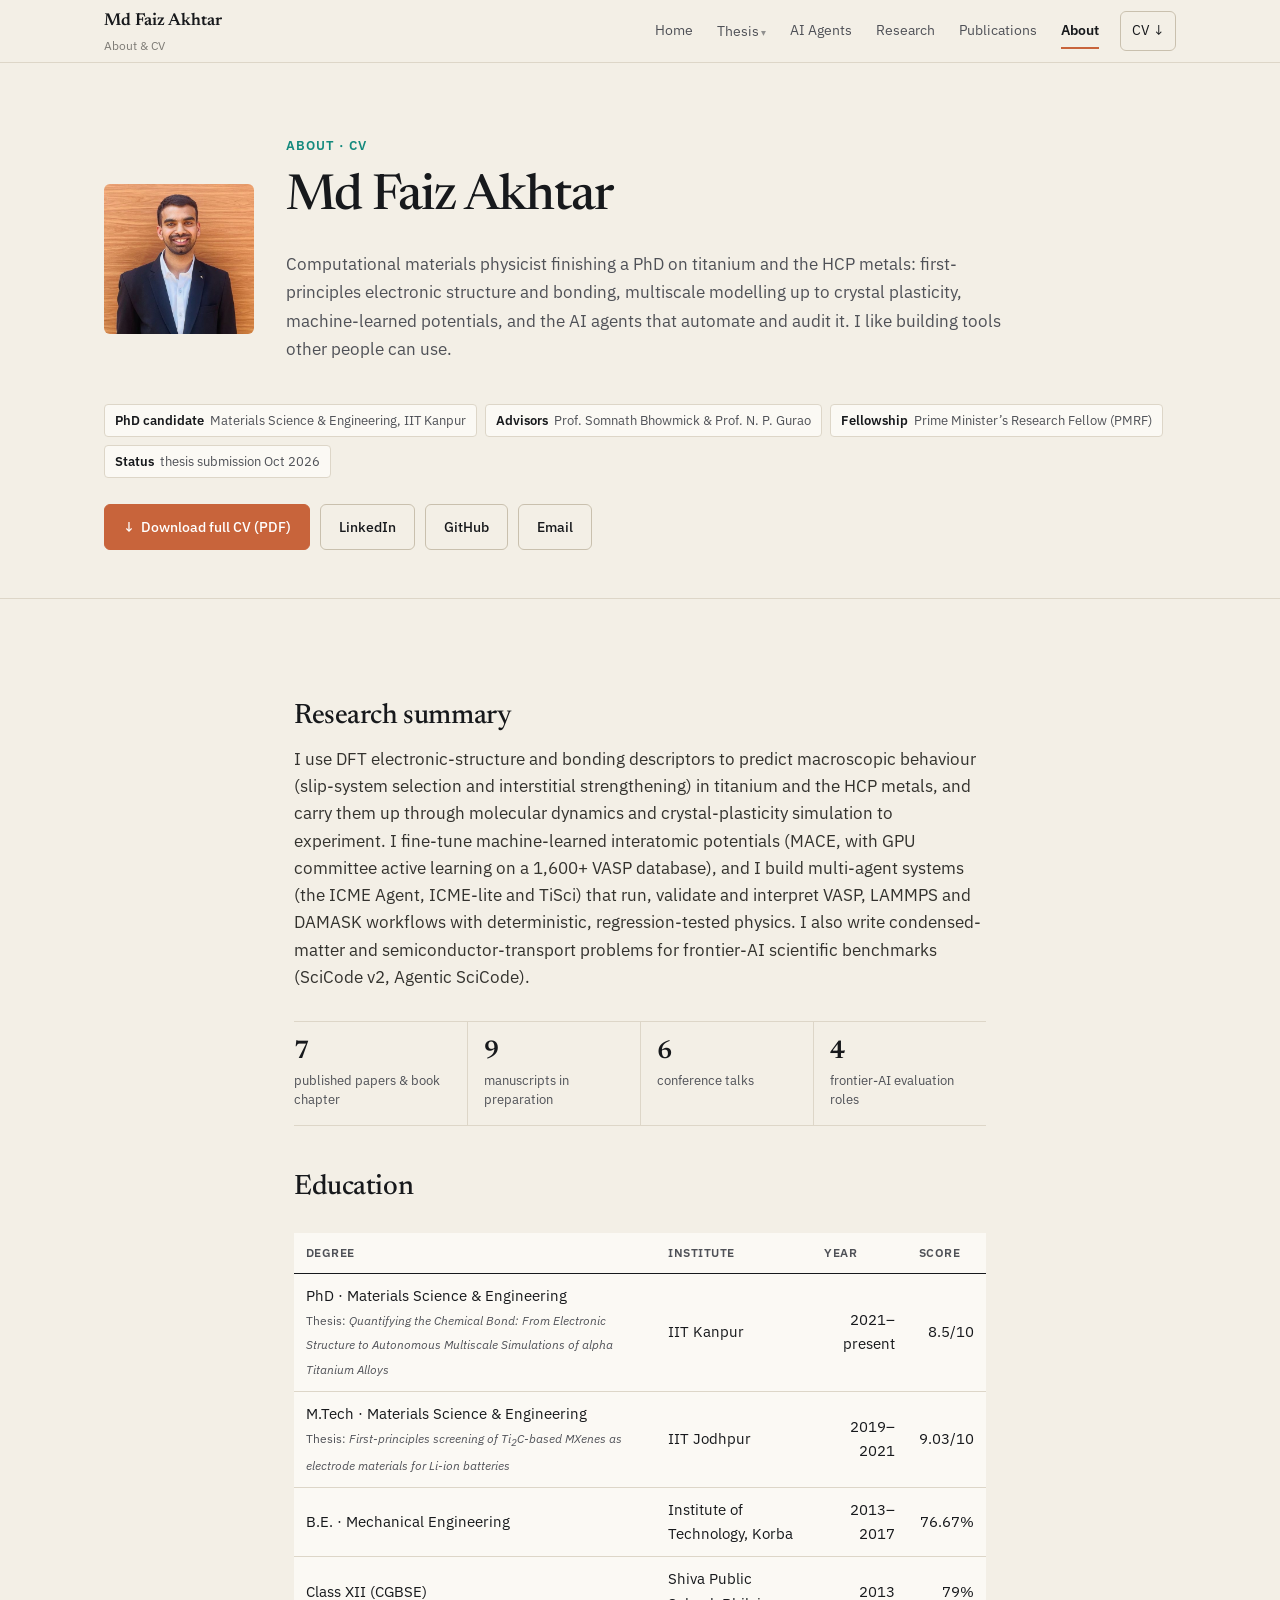
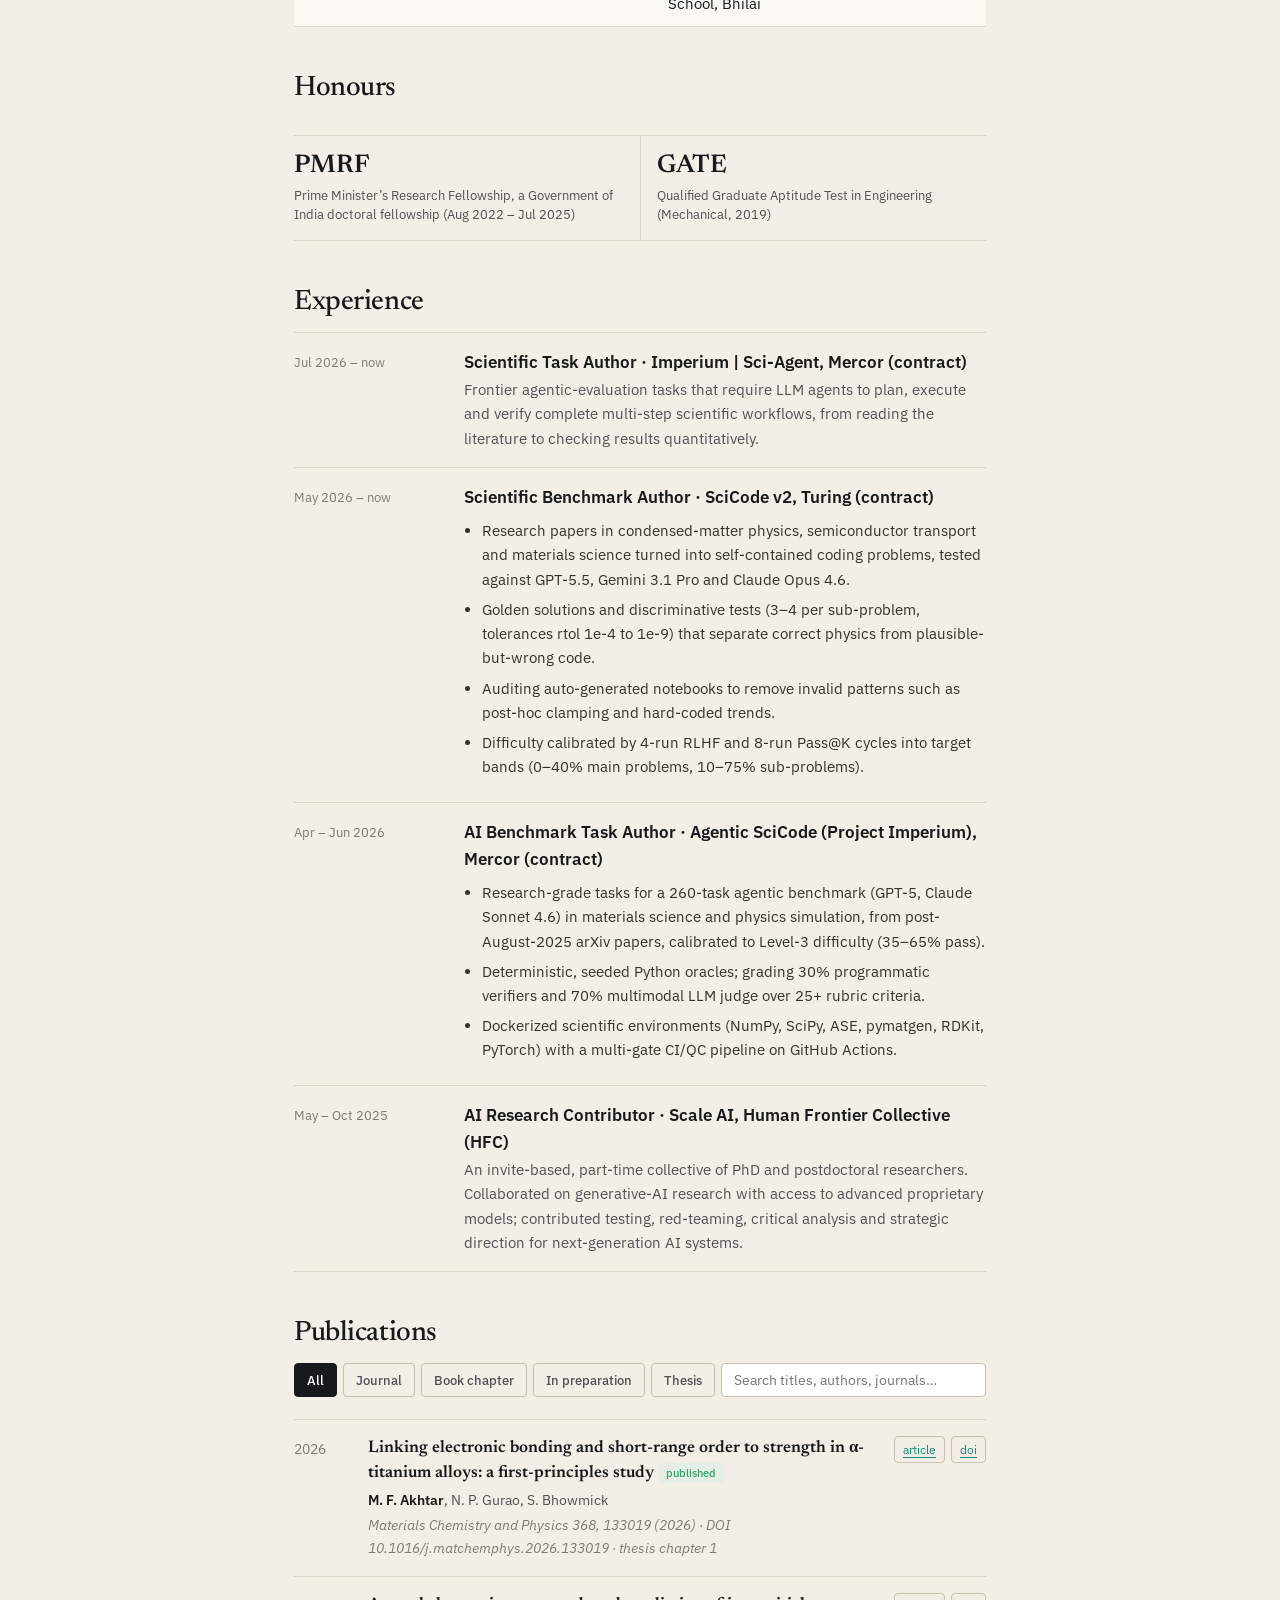
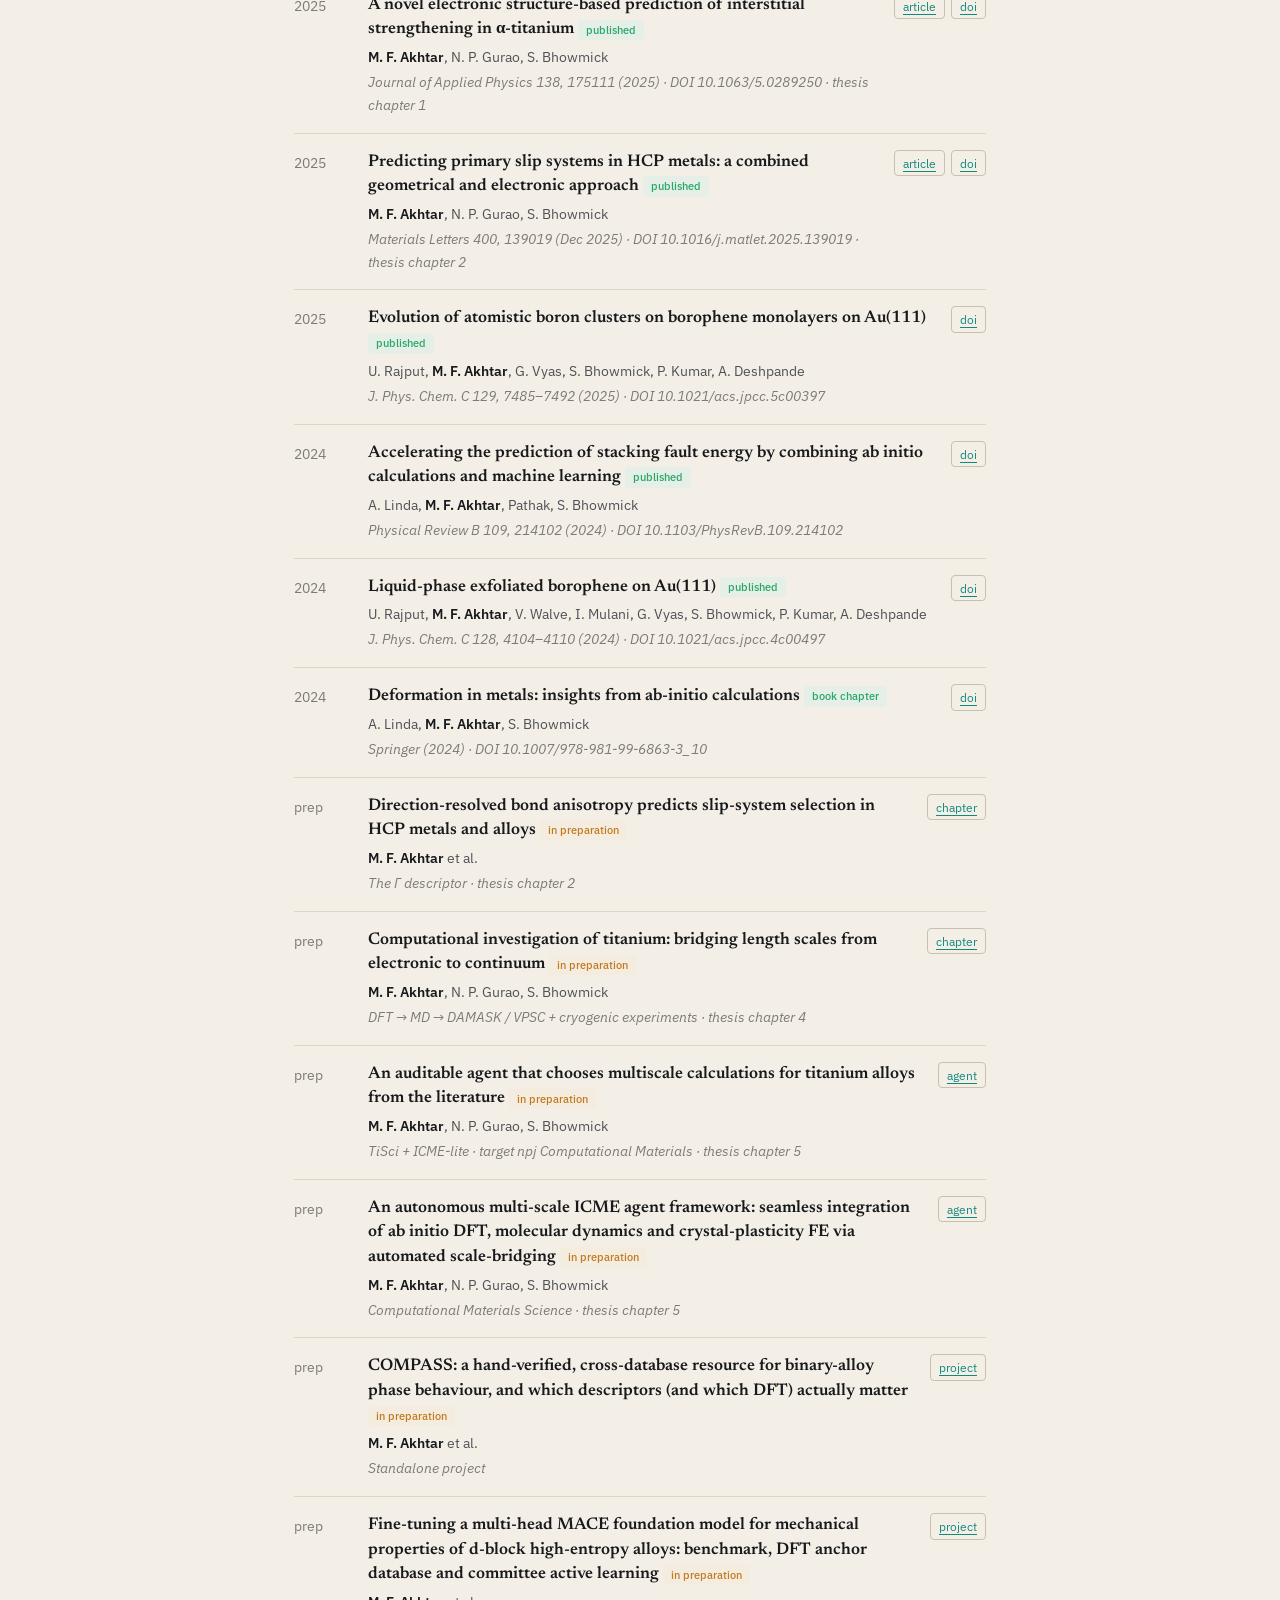
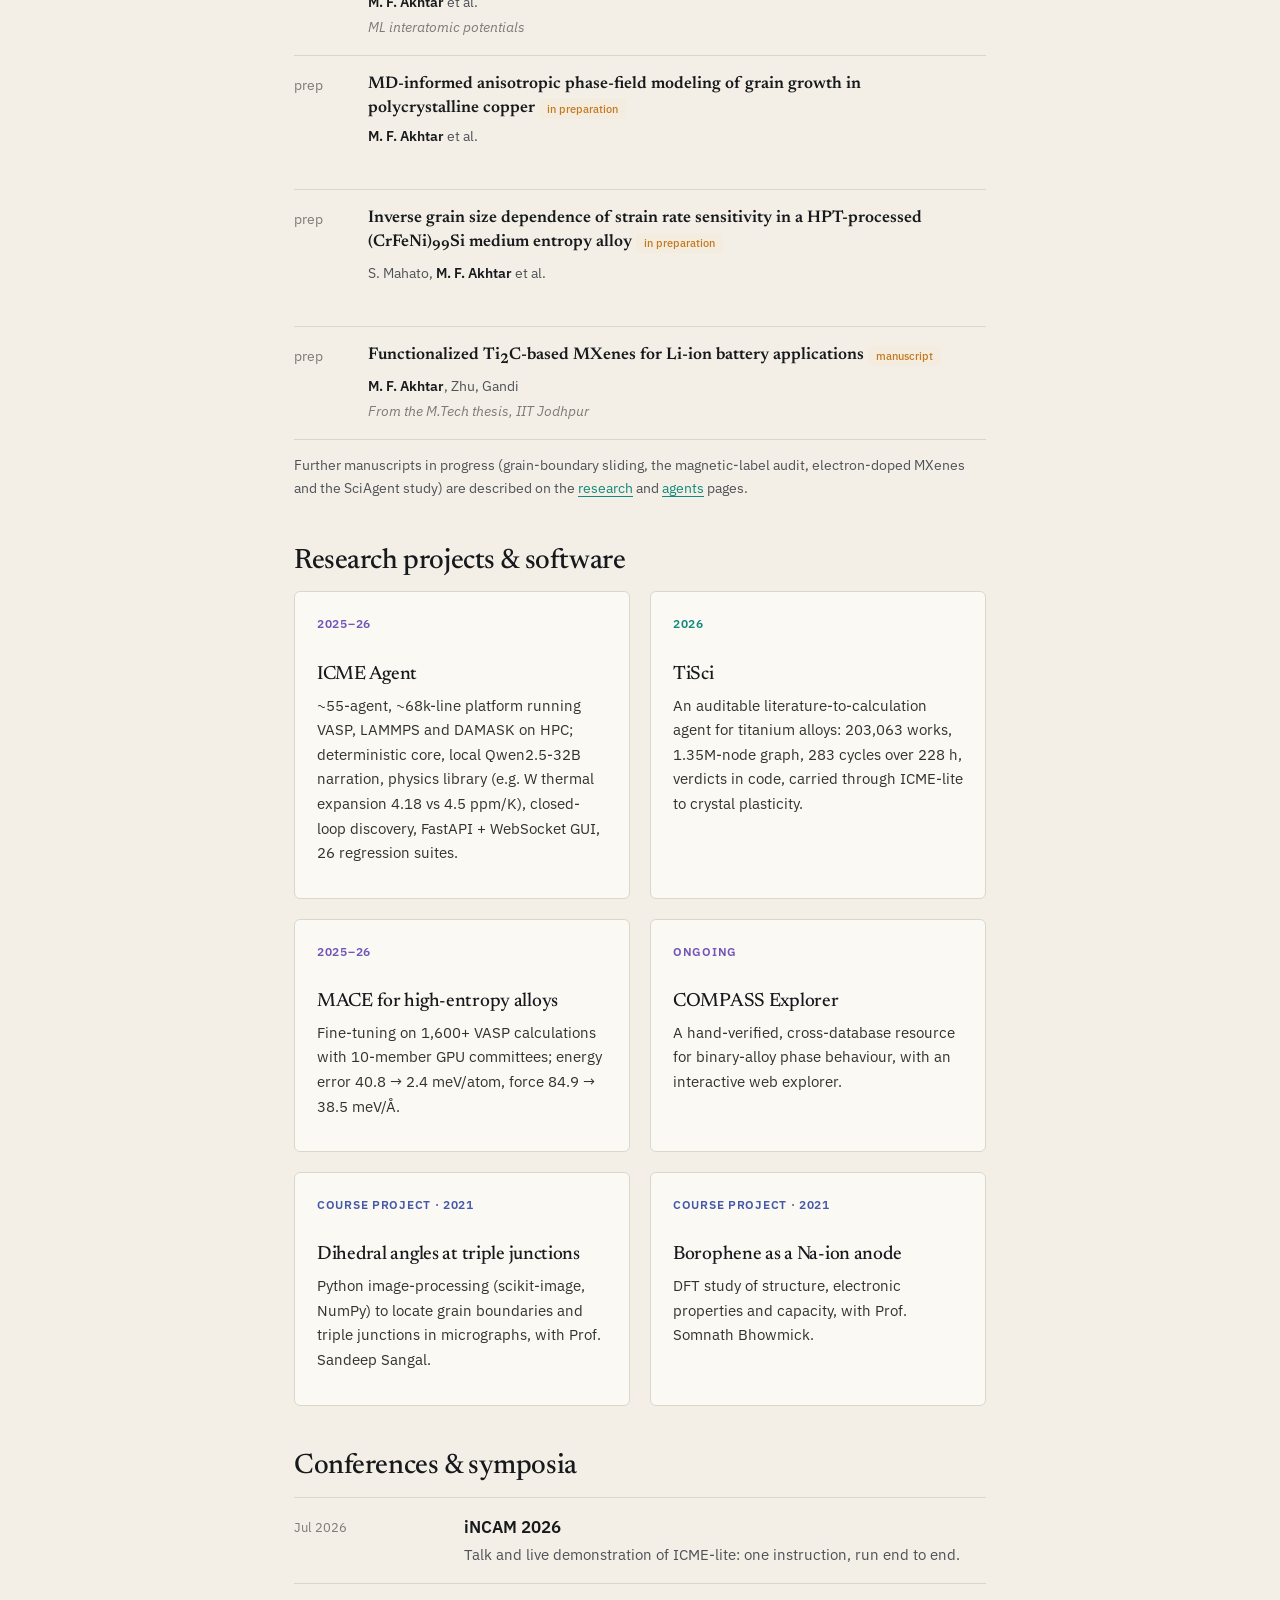
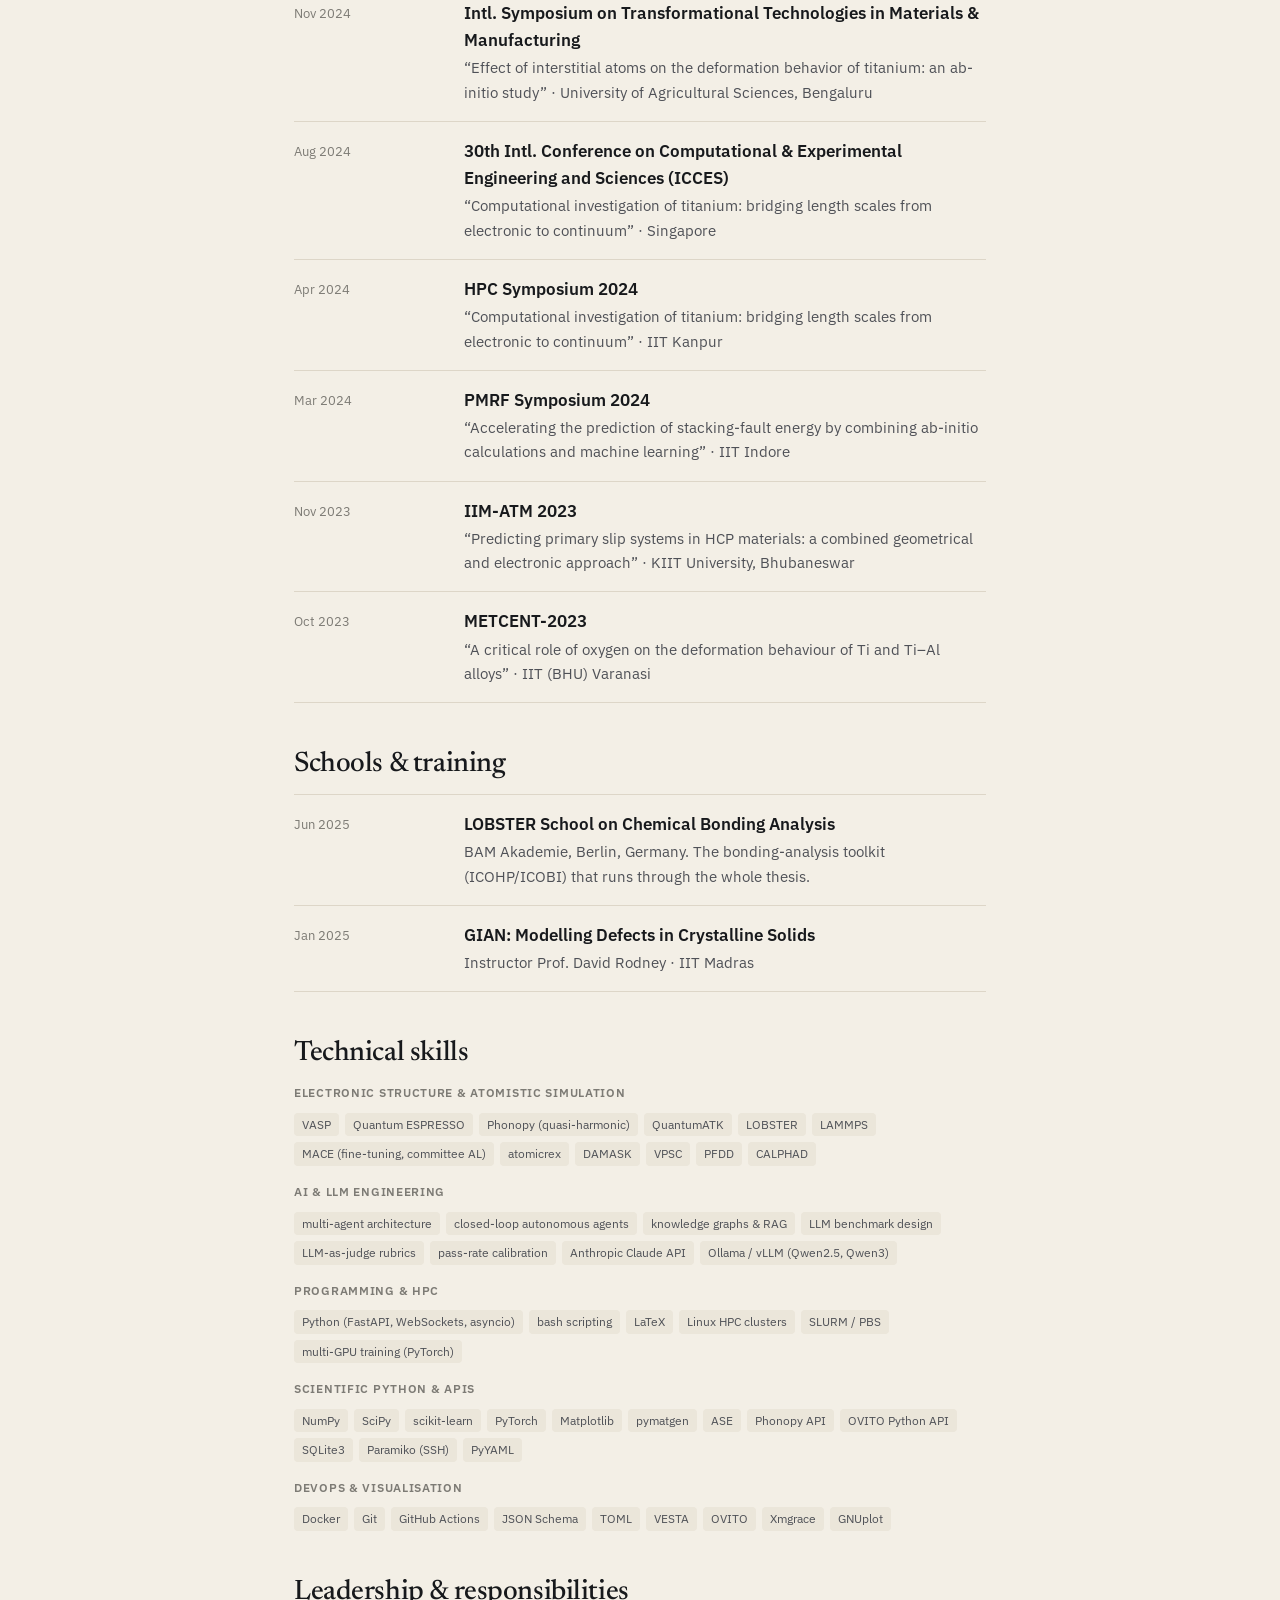
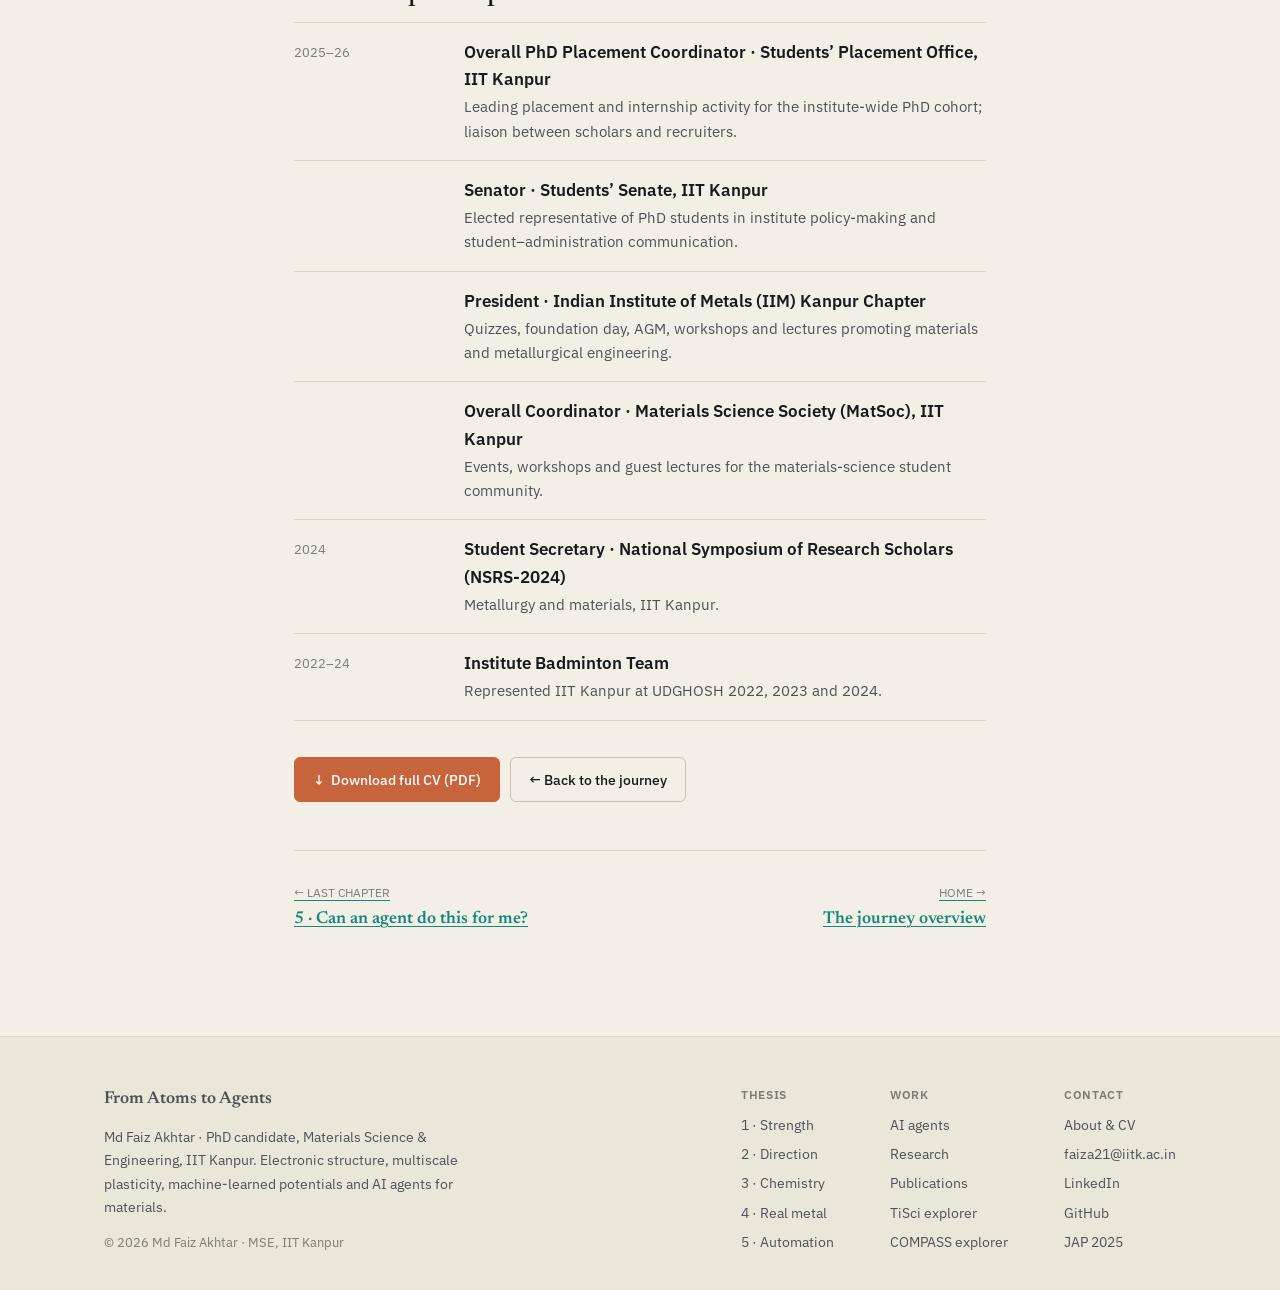
<file: about.html>
<!doctype html>
<html lang="en">
<head>
<meta charset="utf-8">
<meta name="viewport" content="width=device-width, initial-scale=1">
<title>About and CV | Md Faiz Akhtar</title>
<meta name="description" content="Md Faiz Akhtar, computational materials physicist, IIT Kanpur. Education, experience, publications, talks, skills and CV.">
<meta property="og:title" content="About and CV | Md Faiz Akhtar">
<meta property="og:description" content="Md Faiz Akhtar, computational materials physicist, IIT Kanpur. Education, experience, publications, talks, skills and CV.">
<meta property="og:type" content="website">
<meta name="theme-color" content="#f3efe6">
<link rel="preconnect" href="https://fonts.googleapis.com">
<link rel="preconnect" href="https://fonts.gstatic.com" crossorigin>
<link href="https://fonts.googleapis.com/css2?family=IBM+Plex+Mono:wght@400;500&family=IBM+Plex+Sans:wght@400;500;600&family=Newsreader:ital,opsz,wght@0,6..72,400;0,6..72,500;1,6..72,400&display=swap" rel="stylesheet">
<link rel="stylesheet" href="css/style.css">
<link rel="icon" href="data:image/svg+xml,<svg xmlns='http://www.w3.org/2000/svg' viewBox='0 0 100 100'><circle cx='50' cy='50' r='40' fill='none' stroke='%230f5e5a' stroke-width='6'/><circle cx='50' cy='50' r='9' fill='%230f5e5a'/></svg>">
<style>:root{--ac:var(--teal)}</style>
</head>
<body>
<nav class="nav">
  <div class="wrap">
    <a class="brand" href="index.html"><span class="dot"></span><span>Md Faiz Akhtar<small>About &amp; CV</small></span></a>
    <button class="nav-toggle" aria-label="menu">&#9776;</button>
    <div class="nav-links">
      <a href="index.html">Home</a>
      <div class="dd">
        <a href="index.html#thesis" data-group="thesis">Thesis</a>
        <div class="dd-menu">
          <a href="chapter1.html" style="color:var(--c1)"><i>1</i><span style="color:var(--text)">How strong is a bond?</span></a>
          <a href="chapter2.html" style="color:var(--c2)"><i>2</i><span style="color:var(--text)">Which way does a metal slip?</span></a>
          <a href="chapter3.html" style="color:var(--c3)"><i>3</i><span style="color:var(--text)">Will two elements even mix? (COMPASS)</span></a>
          <a href="chapter4.html" style="color:var(--c4)"><i>4</i><span style="color:var(--text)">Does it hold up in a real metal?</span></a>
          <a href="chapter5.html" style="color:var(--c5)"><i>5</i><span style="color:var(--text)">Can an agent do this for me?</span></a>
        </div>
      </div>
      <a href="agents.html">AI Agents</a>
      <a href="research.html">Research</a>
      <a href="about.html#publications">Publications</a>
      <a href="about.html">About</a>
      <a class="nav-cv" href="assets/Md_Faiz_Akhtar_CV.pdf" target="_blank" rel="noopener">CV &darr;</a>
    </div>
  </div>
</nav>
<header class="ch-hero" style="--ac:var(--teal)">
  <div class="wrap">
    <div class="profile">
      <div class="avatar"><img src="assets/img/faiz.jpg" alt="Md Faiz Akhtar" width="150" height="150"></div>
      <div>
        <div class="ch-kicker">About &middot; CV</div>
        <h1>Md Faiz Akhtar</h1>
        <p class="scaleline">Computational materials physicist finishing a PhD on titanium and the HCP metals: first-principles
          electronic structure and bonding, multiscale modelling up to crystal plasticity, machine-learned potentials, and the AI
          agents that automate and audit it. I like building tools other people can use.</p>
      </div>
    </div>
    <div class="ch-meta">
      <span class="chip"><b>PhD candidate</b> &nbsp;Materials Science &amp; Engineering, IIT Kanpur</span>
      <span class="chip"><b>Advisors</b> &nbsp;Prof. Somnath Bhowmick &amp; Prof. N. P. Gurao</span>
      <span class="chip"><b>Fellowship</b> &nbsp;Prime Minister&rsquo;s Research Fellow (PMRF)</span>
      <span class="chip"><b>Status</b> &nbsp;thesis submission Oct 2026</span>
    </div>
    <div class="cta" style="justify-content:flex-start;margin-top:26px">
      <a class="btn btn-primary" href="assets/Md_Faiz_Akhtar_CV.pdf" target="_blank" rel="noopener">&#8595;&nbsp; Download full CV (PDF)</a>
      <a class="btn btn-ghost" href="https://www.linkedin.com/in/md-faiz-akhtar-a51960246/" target="_blank" rel="noopener">LinkedIn</a>
      <a class="btn btn-ghost" href="https://github.com/akhtar07" target="_blank" rel="noopener">GitHub</a>
      <a class="btn btn-ghost" href="mailto:faiza21@iitk.ac.in">Email</a>
    </div>
  </div>
</header>

<nav class="toc" aria-label="On this page" style="--ac:var(--teal)">
  <div class="t">On this page</div>
  <a href="#summary">Summary</a><a href="#education">Education</a><a href="#honours">Honours</a><a href="#experience">Experience</a><a href="#publications">Publications</a><a href="#projects">Projects</a><a href="#talks">Talks</a><a href="#schools">Schools</a><a href="#skills">Skills</a><a href="#leadership">Leadership</a>
</nav>

<article class="prose section">

  <h2 class="reveal" id="summary">Research summary</h2>
  <p class="reveal">I use DFT electronic-structure and bonding descriptors to predict macroscopic behaviour (slip-system
    selection and interstitial strengthening) in titanium and the HCP metals, and carry them up through molecular dynamics
    and crystal-plasticity simulation to experiment. I fine-tune machine-learned interatomic potentials (MACE, with GPU committee
    active learning on a 1,600+ VASP database), and I build multi-agent systems (the ICME Agent, ICME-lite and TiSci)
    that run, validate and interpret VASP, LAMMPS and DAMASK workflows with deterministic, regression-tested physics. I also write
    condensed-matter and semiconductor-transport problems for frontier-AI scientific benchmarks (SciCode&nbsp;v2, Agentic SciCode).</p>
  <div class="kpis reveal">
    <div class="kpi"><div class="n">7</div><div class="l">published papers &amp; book chapter</div></div>
    <div class="kpi"><div class="n">9</div><div class="l">manuscripts in preparation</div></div>
    <div class="kpi"><div class="n">6</div><div class="l">conference talks</div></div>
    <div class="kpi"><div class="n">4</div><div class="l">frontier-AI evaluation roles</div></div>
  </div>

  <!-- EDUCATION -->
  <h2 class="reveal" id="education">Education</h2>
  <div class="tbl-scroll reveal">
    <table class="dtable">
      <thead><tr><th>Degree</th><th>Institute</th><th>Year</th><th>Score</th></tr></thead>
      <tbody>
        <tr><td>PhD &middot; Materials Science &amp; Engineering<br><small style="color:var(--muted)">Thesis: <em>Quantifying the Chemical Bond: From Electronic Structure to Autonomous Multiscale Simulations of alpha Titanium Alloys</em></small></td><td>IIT Kanpur</td><td class="num">2021&ndash;present</td><td class="num">8.5/10</td></tr>
        <tr><td>M.Tech &middot; Materials Science &amp; Engineering<br><small style="color:var(--muted)">Thesis: <em>First-principles screening of Ti<sub>2</sub>C-based MXenes as electrode materials for Li-ion batteries</em></small></td><td>IIT Jodhpur</td><td class="num">2019&ndash;2021</td><td class="num">9.03/10</td></tr>
        <tr><td>B.E. &middot; Mechanical Engineering</td><td>Institute of Technology, Korba</td><td class="num">2013&ndash;2017</td><td class="num">76.67%</td></tr>
        <tr><td>Class XII (CGBSE)</td><td>Shiva Public School, Bhilai</td><td class="num">2013</td><td class="num">79%</td></tr>
      </tbody>
    </table>
  </div>

  <!-- HONOURS -->
  <h2 class="reveal" id="honours">Honours</h2>
  <div class="kpis reveal">
    <div class="kpi"><div class="n">PMRF</div><div class="l">Prime Minister&rsquo;s Research Fellowship, a Government of India doctoral fellowship (Aug 2022 &ndash; Jul 2025)</div></div>
    <div class="kpi"><div class="n">GATE</div><div class="l">Qualified Graduate Aptitude Test in Engineering (Mechanical, 2019)</div></div>
  </div>

  <!-- EXPERIENCE -->
  <h2 class="reveal" id="experience">Experience</h2>
  <div class="cv-list reveal">
    <div class="cv-row"><div class="w">Jul 2026 &ndash; now</div><div><div class="t">Scientific Task Author &middot; Imperium | Sci-Agent, Mercor (contract)</div>
      <div class="m">Frontier agentic-evaluation tasks that require LLM agents to plan, execute and verify complete multi-step scientific workflows, from reading the literature to checking results quantitatively.</div></div></div>
    <div class="cv-row"><div class="w">May 2026 &ndash; now</div><div><div class="t">Scientific Benchmark Author &middot; SciCode v2, Turing (contract)</div>
      <ul><li>Research papers in condensed-matter physics, semiconductor transport and materials science turned into self-contained coding problems, tested against GPT-5.5, Gemini 3.1 Pro and Claude Opus 4.6.</li>
      <li>Golden solutions and discriminative tests (3&ndash;4 per sub-problem, tolerances rtol 1e-4 to 1e-9) that separate correct physics from plausible-but-wrong code.</li>
      <li>Auditing auto-generated notebooks to remove invalid patterns such as post-hoc clamping and hard-coded trends.</li>
      <li>Difficulty calibrated by 4-run RLHF and 8-run Pass@K cycles into target bands (0&ndash;40% main problems, 10&ndash;75% sub-problems).</li></ul></div></div>
    <div class="cv-row"><div class="w">Apr &ndash; Jun 2026</div><div><div class="t">AI Benchmark Task Author &middot; Agentic SciCode (Project Imperium), Mercor (contract)</div>
      <ul><li>Research-grade tasks for a 260-task agentic benchmark (GPT-5, Claude Sonnet 4.6) in materials science and physics simulation, from post-August-2025 arXiv papers, calibrated to Level-3 difficulty (35&ndash;65% pass).</li>
      <li>Deterministic, seeded Python oracles; grading 30% programmatic verifiers and 70% multimodal LLM judge over 25+ rubric criteria.</li>
      <li>Dockerized scientific environments (NumPy, SciPy, ASE, pymatgen, RDKit, PyTorch) with a multi-gate CI/QC pipeline on GitHub Actions.</li></ul></div></div>
    <div class="cv-row"><div class="w">May &ndash; Oct 2025</div><div><div class="t">AI Research Contributor &middot; Scale AI, Human Frontier Collective (HFC)</div>
      <div class="m">An invite-based, part-time collective of PhD and postdoctoral researchers. Collaborated on generative-AI research with access to advanced proprietary models; contributed testing, red-teaming, critical analysis and strategic direction for next-generation AI systems.</div></div></div>
  </div>

  <!-- PUBLICATIONS -->
  <h2 class="reveal" id="publications">Publications</h2>
  <div class="filters reveal" data-target="#publist">
    <button class="on" data-f="all">All</button><button data-f="pub">Journal</button><button data-f="book">Book chapter</button><button data-f="prep">In preparation</button><button data-f="thesis">Thesis</button>
    <input type="search" placeholder="Search titles, authors, journals&hellip;" aria-label="Search publications">
  </div>
  <div class="pubs" id="publist">
    <div class="pubitem" data-cat="pub thesis"><div class="yr">2026</div><div><div class="tt">Linking electronic bonding and short-range order to strength in &alpha;-titanium alloys: a first-principles study <span class="badge pub">published</span></div><div class="au"><b>M. F. Akhtar</b>, N. P. Gurao, S. Bhowmick</div><div class="vn">Materials Chemistry and Physics 368, 133019 (2026) &middot; DOI 10.1016/j.matchemphys.2026.133019 &middot; thesis chapter 1</div></div><div class="lk"><a href="https://www.sciencedirect.com/science/article/pii/S0254058426010138" target="_blank" rel="noopener">article</a><a href="https://doi.org/10.1016/j.matchemphys.2026.133019" target="_blank" rel="noopener">doi</a></div></div>
    <div class="pubitem" data-cat="pub thesis"><div class="yr">2025</div><div><div class="tt">A novel electronic structure-based prediction of interstitial strengthening in &alpha;-titanium <span class="badge pub">published</span></div><div class="au"><b>M. F. Akhtar</b>, N. P. Gurao, S. Bhowmick</div><div class="vn">Journal of Applied Physics 138, 175111 (2025) &middot; DOI 10.1063/5.0289250 &middot; thesis chapter 1</div></div><div class="lk"><a href="https://pubs.aip.org/aip/jap/article/138/17/175111/3371105/A-novel-electronic-structure-based-prediction-of" target="_blank" rel="noopener">article</a><a href="https://doi.org/10.1063/5.0289250" target="_blank" rel="noopener">doi</a></div></div>
    <div class="pubitem" data-cat="pub thesis"><div class="yr">2025</div><div><div class="tt">Predicting primary slip systems in HCP metals: a combined geometrical and electronic approach <span class="badge pub">published</span></div><div class="au"><b>M. F. Akhtar</b>, N. P. Gurao, S. Bhowmick</div><div class="vn">Materials Letters 400, 139019 (Dec 2025) &middot; DOI 10.1016/j.matlet.2025.139019 &middot; thesis chapter 2</div></div><div class="lk"><a href="https://www.sciencedirect.com/science/article/pii/S0167577X25010481" target="_blank" rel="noopener">article</a><a href="https://doi.org/10.1016/j.matlet.2025.139019" target="_blank" rel="noopener">doi</a></div></div>
    <div class="pubitem" data-cat="pub"><div class="yr">2025</div><div><div class="tt">Evolution of atomistic boron clusters on borophene monolayers on Au(111) <span class="badge pub">published</span></div><div class="au">U. Rajput, <b>M. F. Akhtar</b>, G. Vyas, S. Bhowmick, P. Kumar, A. Deshpande</div><div class="vn">J. Phys. Chem. C 129, 7485&ndash;7492 (2025) &middot; DOI 10.1021/acs.jpcc.5c00397</div></div><div class="lk"><a href="https://doi.org/10.1021/acs.jpcc.5c00397" target="_blank" rel="noopener">doi</a></div></div>
    <div class="pubitem" data-cat="pub"><div class="yr">2024</div><div><div class="tt">Accelerating the prediction of stacking fault energy by combining ab initio calculations and machine learning <span class="badge pub">published</span></div><div class="au">A. Linda, <b>M. F. Akhtar</b>, Pathak, S. Bhowmick</div><div class="vn">Physical Review B 109, 214102 (2024) &middot; DOI 10.1103/PhysRevB.109.214102</div></div><div class="lk"><a href="https://doi.org/10.1103/PhysRevB.109.214102" target="_blank" rel="noopener">doi</a></div></div>
    <div class="pubitem" data-cat="pub"><div class="yr">2024</div><div><div class="tt">Liquid-phase exfoliated borophene on Au(111) <span class="badge pub">published</span></div><div class="au">U. Rajput, <b>M. F. Akhtar</b>, V. Walve, I. Mulani, G. Vyas, S. Bhowmick, P. Kumar, A. Deshpande</div><div class="vn">J. Phys. Chem. C 128, 4104&ndash;4110 (2024) &middot; DOI 10.1021/acs.jpcc.4c00497</div></div><div class="lk"><a href="https://doi.org/10.1021/acs.jpcc.4c00497" target="_blank" rel="noopener">doi</a></div></div>
    <div class="pubitem" data-cat="book"><div class="yr">2024</div><div><div class="tt">Deformation in metals: insights from ab-initio calculations <span class="badge pub">book chapter</span></div><div class="au">A. Linda, <b>M. F. Akhtar</b>, S. Bhowmick</div><div class="vn">Springer (2024) &middot; DOI 10.1007/978-981-99-6863-3_10</div></div><div class="lk"><a href="https://doi.org/10.1007/978-981-99-6863-3_10" target="_blank" rel="noopener">doi</a></div></div>
    <div class="pubitem" data-cat="prep thesis"><div class="yr">prep</div><div><div class="tt">Direction-resolved bond anisotropy predicts slip-system selection in HCP metals and alloys <span class="badge prep">in preparation</span></div><div class="au"><b>M. F. Akhtar</b> et al.</div><div class="vn">The &Gamma; descriptor &middot; thesis chapter 2</div></div><div class="lk"><a href="chapter2.html">chapter</a></div></div>
    <div class="pubitem" data-cat="prep thesis"><div class="yr">prep</div><div><div class="tt">Computational investigation of titanium: bridging length scales from electronic to continuum <span class="badge prep">in preparation</span></div><div class="au"><b>M. F. Akhtar</b>, N. P. Gurao, S. Bhowmick</div><div class="vn">DFT &rarr; MD &rarr; DAMASK / VPSC + cryogenic experiments &middot; thesis chapter 4</div></div><div class="lk"><a href="chapter4.html">chapter</a></div></div>
    <div class="pubitem" data-cat="prep thesis"><div class="yr">prep</div><div><div class="tt">An auditable agent that chooses multiscale calculations for titanium alloys from the literature <span class="badge prep">in preparation</span></div><div class="au"><b>M. F. Akhtar</b>, N. P. Gurao, S. Bhowmick</div><div class="vn">TiSci + ICME-lite &middot; target npj Computational Materials &middot; thesis chapter 5</div></div><div class="lk"><a href="agents.html#tisci">agent</a></div></div>
    <div class="pubitem" data-cat="prep thesis"><div class="yr">prep</div><div><div class="tt">An autonomous multi-scale ICME agent framework: seamless integration of ab initio DFT, molecular dynamics and crystal-plasticity FE via automated scale-bridging <span class="badge prep">in preparation</span></div><div class="au"><b>M. F. Akhtar</b>, N. P. Gurao, S. Bhowmick</div><div class="vn">Computational Materials Science &middot; thesis chapter 5</div></div><div class="lk"><a href="agents.html#icme">agent</a></div></div>
    <div class="pubitem" data-cat="prep"><div class="yr">prep</div><div><div class="tt">COMPASS: a hand-verified, cross-database resource for binary-alloy phase behaviour, and which descriptors (and which DFT) actually matter <span class="badge prep">in preparation</span></div><div class="au"><b>M. F. Akhtar</b> et al.</div><div class="vn">Standalone project</div></div><div class="lk"><a href="chapter3.html">project</a></div></div>
    <div class="pubitem" data-cat="prep"><div class="yr">prep</div><div><div class="tt">Fine-tuning a multi-head MACE foundation model for mechanical properties of d-block high-entropy alloys: benchmark, DFT anchor database and committee active learning <span class="badge prep">in preparation</span></div><div class="au"><b>M. F. Akhtar</b> et al.</div><div class="vn">ML interatomic potentials</div></div><div class="lk"><a href="research.html#mace">project</a></div></div>
    <div class="pubitem" data-cat="prep"><div class="yr">prep</div><div><div class="tt">MD-informed anisotropic phase-field modeling of grain growth in polycrystalline copper <span class="badge prep">in preparation</span></div><div class="au"><b>M. F. Akhtar</b> et al.</div><div class="vn">&nbsp;</div></div><div class="lk"></div></div>
    <div class="pubitem" data-cat="prep"><div class="yr">prep</div><div><div class="tt">Inverse grain size dependence of strain rate sensitivity in a HPT-processed (CrFeNi)<sub>99</sub>Si medium entropy alloy <span class="badge prep">in preparation</span></div><div class="au">S. Mahato, <b>M. F. Akhtar</b> et al.</div><div class="vn">&nbsp;</div></div><div class="lk"></div></div>
    <div class="pubitem" data-cat="prep"><div class="yr">prep</div><div><div class="tt">Functionalized Ti<sub>2</sub>C-based MXenes for Li-ion battery applications <span class="badge prep">manuscript</span></div><div class="au"><b>M. F. Akhtar</b>, Zhu, Gandi</div><div class="vn">From the M.Tech thesis, IIT Jodhpur</div></div><div class="lk"></div></div>
  </div>
  <p class="reveal" style="color:var(--muted);font-size:.88rem;margin-top:14px">Further manuscripts in progress (grain-boundary sliding,
    the magnetic-label audit, electron-doped MXenes and the SciAgent study) are described on the <a href="research.html" style="color:var(--teal)">research</a>
    and <a href="agents.html" style="color:var(--teal)">agents</a> pages.</p>

  <!-- PROJECTS -->
  <h2 class="reveal" id="projects">Research projects &amp; software</h2>
  <div class="grid g2 reveal">
    <a class="card" href="agents.html#icme" style="--ac:var(--violet)"><div class="kick">2025&ndash;26</div><h3>ICME Agent</h3><p>~55-agent, ~68k-line platform running VASP, LAMMPS and DAMASK on HPC; deterministic core, local Qwen2.5-32B narration, physics library (e.g. W thermal expansion 4.18 vs 4.5 ppm/K), closed-loop discovery, FastAPI + WebSocket GUI, 26 regression suites.</p></a>
    <a class="card" href="agents.html#tisci" style="--ac:var(--teal)"><div class="kick">2026</div><h3>TiSci</h3><p>An auditable literature-to-calculation agent for titanium alloys: 203,063 works, 1.35M-node graph, 283 cycles over 228 h, verdicts in code, carried through ICME-lite to crystal plasticity.</p></a>
    <a class="card" href="research.html#mace" style="--ac:var(--c3)"><div class="kick">2025&ndash;26</div><h3>MACE for high-entropy alloys</h3><p>Fine-tuning on 1,600+ VASP calculations with 10-member GPU committees; energy error 40.8 &rarr; 2.4 meV/atom, force 84.9 &rarr; 38.5 meV/&Aring;.</p></a>
    <a class="card" href="https://akhtar07.github.io/compass-explorer/" target="_blank" rel="noopener" style="--ac:var(--c3)"><div class="kick">Ongoing</div><h3>COMPASS Explorer</h3><p>A hand-verified, cross-database resource for binary-alloy phase behaviour, with an interactive web explorer.</p></a>
    <div class="card" style="--ac:var(--indigo)"><div class="kick">Course project &middot; 2021</div><h3>Dihedral angles at triple junctions</h3><p>Python image-processing (scikit-image, NumPy) to locate grain boundaries and triple junctions in micrographs, with Prof. Sandeep Sangal.</p></div>
    <div class="card" style="--ac:var(--indigo)"><div class="kick">Course project &middot; 2021</div><h3>Borophene as a Na-ion anode</h3><p>DFT study of structure, electronic properties and capacity, with Prof. Somnath Bhowmick.</p></div>
  </div>

  <!-- CONFERENCES -->
  <h2 class="reveal" id="talks">Conferences &amp; symposia</h2>
  <div class="cv-list reveal">
    <div class="cv-row"><div class="w">Jul 2026</div><div><div class="t">iNCAM 2026</div><div class="m">Talk and live demonstration of ICME-lite: one instruction, run end to end.</div></div></div>
    <div class="cv-row"><div class="w">Nov 2024</div><div><div class="t">Intl. Symposium on Transformational Technologies in Materials &amp; Manufacturing</div><div class="m">&ldquo;Effect of interstitial atoms on the deformation behavior of titanium: an ab-initio study&rdquo; &middot; University of Agricultural Sciences, Bengaluru</div></div></div>
    <div class="cv-row"><div class="w">Aug 2024</div><div><div class="t">30th Intl. Conference on Computational &amp; Experimental Engineering and Sciences (ICCES)</div><div class="m">&ldquo;Computational investigation of titanium: bridging length scales from electronic to continuum&rdquo; &middot; Singapore</div></div></div>
    <div class="cv-row"><div class="w">Apr 2024</div><div><div class="t">HPC Symposium 2024</div><div class="m">&ldquo;Computational investigation of titanium: bridging length scales from electronic to continuum&rdquo; &middot; IIT Kanpur</div></div></div>
    <div class="cv-row"><div class="w">Mar 2024</div><div><div class="t">PMRF Symposium 2024</div><div class="m">&ldquo;Accelerating the prediction of stacking-fault energy by combining ab-initio calculations and machine learning&rdquo; &middot; IIT Indore</div></div></div>
    <div class="cv-row"><div class="w">Nov 2023</div><div><div class="t">IIM-ATM 2023</div><div class="m">&ldquo;Predicting primary slip systems in HCP materials: a combined geometrical and electronic approach&rdquo; &middot; KIIT University, Bhubaneswar</div></div></div>
    <div class="cv-row"><div class="w">Oct 2023</div><div><div class="t">METCENT-2023</div><div class="m">&ldquo;A critical role of oxygen on the deformation behaviour of Ti and Ti&ndash;Al alloys&rdquo; &middot; IIT (BHU) Varanasi</div></div></div>
  </div>

  <!-- SCHOOLS -->
  <h2 class="reveal" id="schools">Schools &amp; training</h2>
  <div class="cv-list reveal">
    <div class="cv-row"><div class="w">Jun 2025</div><div><div class="t">LOBSTER School on Chemical Bonding Analysis</div><div class="m">BAM Akademie, Berlin, Germany. The bonding-analysis toolkit (ICOHP/ICOBI) that runs through the whole thesis.</div></div></div>
    <div class="cv-row"><div class="w">Jan 2025</div><div><div class="t">GIAN: Modelling Defects in Crystalline Solids</div><div class="m">Instructor Prof. David Rodney &middot; IIT Madras</div></div></div>
  </div>

  <!-- SKILLS -->
  <h2 class="reveal" id="skills">Technical skills</h2>
  <div class="reveal">
    <div class="skillgroup"><div class="gl">Electronic structure &amp; atomistic simulation</div><div class="tags">
      <span class="tag">VASP</span><span class="tag">Quantum ESPRESSO</span><span class="tag">Phonopy (quasi-harmonic)</span><span class="tag">QuantumATK</span><span class="tag">LOBSTER</span><span class="tag">LAMMPS</span><span class="tag">MACE (fine-tuning, committee AL)</span><span class="tag">atomicrex</span><span class="tag">DAMASK</span><span class="tag">VPSC</span><span class="tag">PFDD</span><span class="tag">CALPHAD</span></div></div>
    <div class="skillgroup"><div class="gl">AI &amp; LLM engineering</div><div class="tags">
      <span class="tag">multi-agent architecture</span><span class="tag">closed-loop autonomous agents</span><span class="tag">knowledge graphs &amp; RAG</span><span class="tag">LLM benchmark design</span><span class="tag">LLM-as-judge rubrics</span><span class="tag">pass-rate calibration</span><span class="tag">Anthropic Claude API</span><span class="tag">Ollama / vLLM (Qwen2.5, Qwen3)</span></div></div>
    <div class="skillgroup"><div class="gl">Programming &amp; HPC</div><div class="tags">
      <span class="tag">Python (FastAPI, WebSockets, asyncio)</span><span class="tag">bash scripting</span><span class="tag">LaTeX</span><span class="tag">Linux HPC clusters</span><span class="tag">SLURM / PBS</span><span class="tag">multi-GPU training (PyTorch)</span></div></div>
    <div class="skillgroup"><div class="gl">Scientific Python &amp; APIs</div><div class="tags">
      <span class="tag">NumPy</span><span class="tag">SciPy</span><span class="tag">scikit-learn</span><span class="tag">PyTorch</span><span class="tag">Matplotlib</span><span class="tag">pymatgen</span><span class="tag">ASE</span><span class="tag">Phonopy API</span><span class="tag">OVITO Python API</span><span class="tag">SQLite3</span><span class="tag">Paramiko (SSH)</span><span class="tag">PyYAML</span></div></div>
    <div class="skillgroup"><div class="gl">DevOps &amp; visualisation</div><div class="tags">
      <span class="tag">Docker</span><span class="tag">Git</span><span class="tag">GitHub Actions</span><span class="tag">JSON Schema</span><span class="tag">TOML</span><span class="tag">VESTA</span><span class="tag">OVITO</span><span class="tag">Xmgrace</span><span class="tag">GNUplot</span></div></div>
  </div>

  <!-- LEADERSHIP -->
  <h2 class="reveal" id="leadership">Leadership &amp; responsibilities</h2>
  <div class="cv-list reveal">
    <div class="cv-row"><div class="w">2025&ndash;26</div><div><div class="t">Overall PhD Placement Coordinator &middot; Students&rsquo; Placement Office, IIT Kanpur</div><div class="m">Leading placement and internship activity for the institute-wide PhD cohort; liaison between scholars and recruiters.</div></div></div>
    <div class="cv-row"><div class="w"></div><div><div class="t">Senator &middot; Students&rsquo; Senate, IIT Kanpur</div><div class="m">Elected representative of PhD students in institute policy-making and student&ndash;administration communication.</div></div></div>
    <div class="cv-row"><div class="w"></div><div><div class="t">President &middot; Indian Institute of Metals (IIM) Kanpur Chapter</div><div class="m">Quizzes, foundation day, AGM, workshops and lectures promoting materials and metallurgical engineering.</div></div></div>
    <div class="cv-row"><div class="w"></div><div><div class="t">Overall Coordinator &middot; Materials Science Society (MatSoc), IIT Kanpur</div><div class="m">Events, workshops and guest lectures for the materials-science student community.</div></div></div>
    <div class="cv-row"><div class="w">2024</div><div><div class="t">Student Secretary &middot; National Symposium of Research Scholars (NSRS-2024)</div><div class="m">Metallurgy and materials, IIT Kanpur.</div></div></div>
    <div class="cv-row"><div class="w">2022&ndash;24</div><div><div class="t">Institute Badminton Team</div><div class="m">Represented IIT Kanpur at UDGHOSH 2022, 2023 and 2024.</div></div></div>
  </div>

  <div class="cta reveal" style="justify-content:flex-start;margin-top:36px">
    <a class="btn btn-primary" href="assets/Md_Faiz_Akhtar_CV.pdf" target="_blank" rel="noopener">&#8595;&nbsp; Download full CV (PDF)</a>
    <a class="btn btn-ghost" href="index.html">&larr; Back to the journey</a>
  </div>

  <div class="pager">
    <a href="chapter5.html"><div class="dir">&larr; LAST CHAPTER</div><div class="ttl">5 &middot; Can an agent do this for me?</div></a>
    <a class="next" href="index.html"><div class="dir">HOME &rarr;</div><div class="ttl">The journey overview</div></a>
  </div>
</article>
<footer>
  <div class="wrap">
    <div style="max-width:380px">
      <div class="brand" style="margin-bottom:12px"><span class="dot"></span><span>From Atoms to Agents</span></div>
      <div style="font-size:.9rem;line-height:1.6">Md Faiz Akhtar &middot; PhD candidate, Materials Science &amp; Engineering, IIT Kanpur. Electronic structure, multiscale plasticity, machine-learned potentials and AI agents for materials.</div>
      <div style="font-size:.8rem;color:var(--muted-2);margin-top:14px">&copy; 2026 Md Faiz Akhtar &middot; MSE, IIT Kanpur</div>
    </div>
    <div class="foot-cols">
      <div class="col"><span class="h">Thesis</span>
        <a href="chapter1.html">1 &middot; Strength</a><a href="chapter2.html">2 &middot; Direction</a><a href="chapter3.html">3 &middot; Chemistry</a><a href="chapter4.html">4 &middot; Real metal</a><a href="chapter5.html">5 &middot; Automation</a></div>
      <div class="col"><span class="h">Work</span>
        <a href="agents.html">AI agents</a><a href="research.html">Research</a><a href="about.html#publications">Publications</a><a href="https://akhtar07.github.io/tisci-explorer/" target="_blank" rel="noopener">TiSci explorer</a><a href="https://akhtar07.github.io/compass-explorer/" target="_blank" rel="noopener">COMPASS explorer</a></div>
      <div class="col"><span class="h">Contact</span>
        <a href="about.html">About &amp; CV</a>
        <a href="mailto:faiza21@iitk.ac.in">faiza21@iitk.ac.in</a>
        <a href="https://www.linkedin.com/in/md-faiz-akhtar-a51960246/" target="_blank" rel="noopener">LinkedIn</a>
        <a href="https://github.com/akhtar07" target="_blank" rel="noopener">GitHub</a>
        <a href="https://pubs.aip.org/aip/jap/article/138/17/175111/3371105/A-novel-electronic-structure-based-prediction-of" target="_blank" rel="noopener">JAP 2025</a></div>
    </div>
  </div>
</footer>
<button class="totop" aria-label="Back to top">&uarr;</button>
<script src="js/main.js"></script>
</body>
</html>
</file>
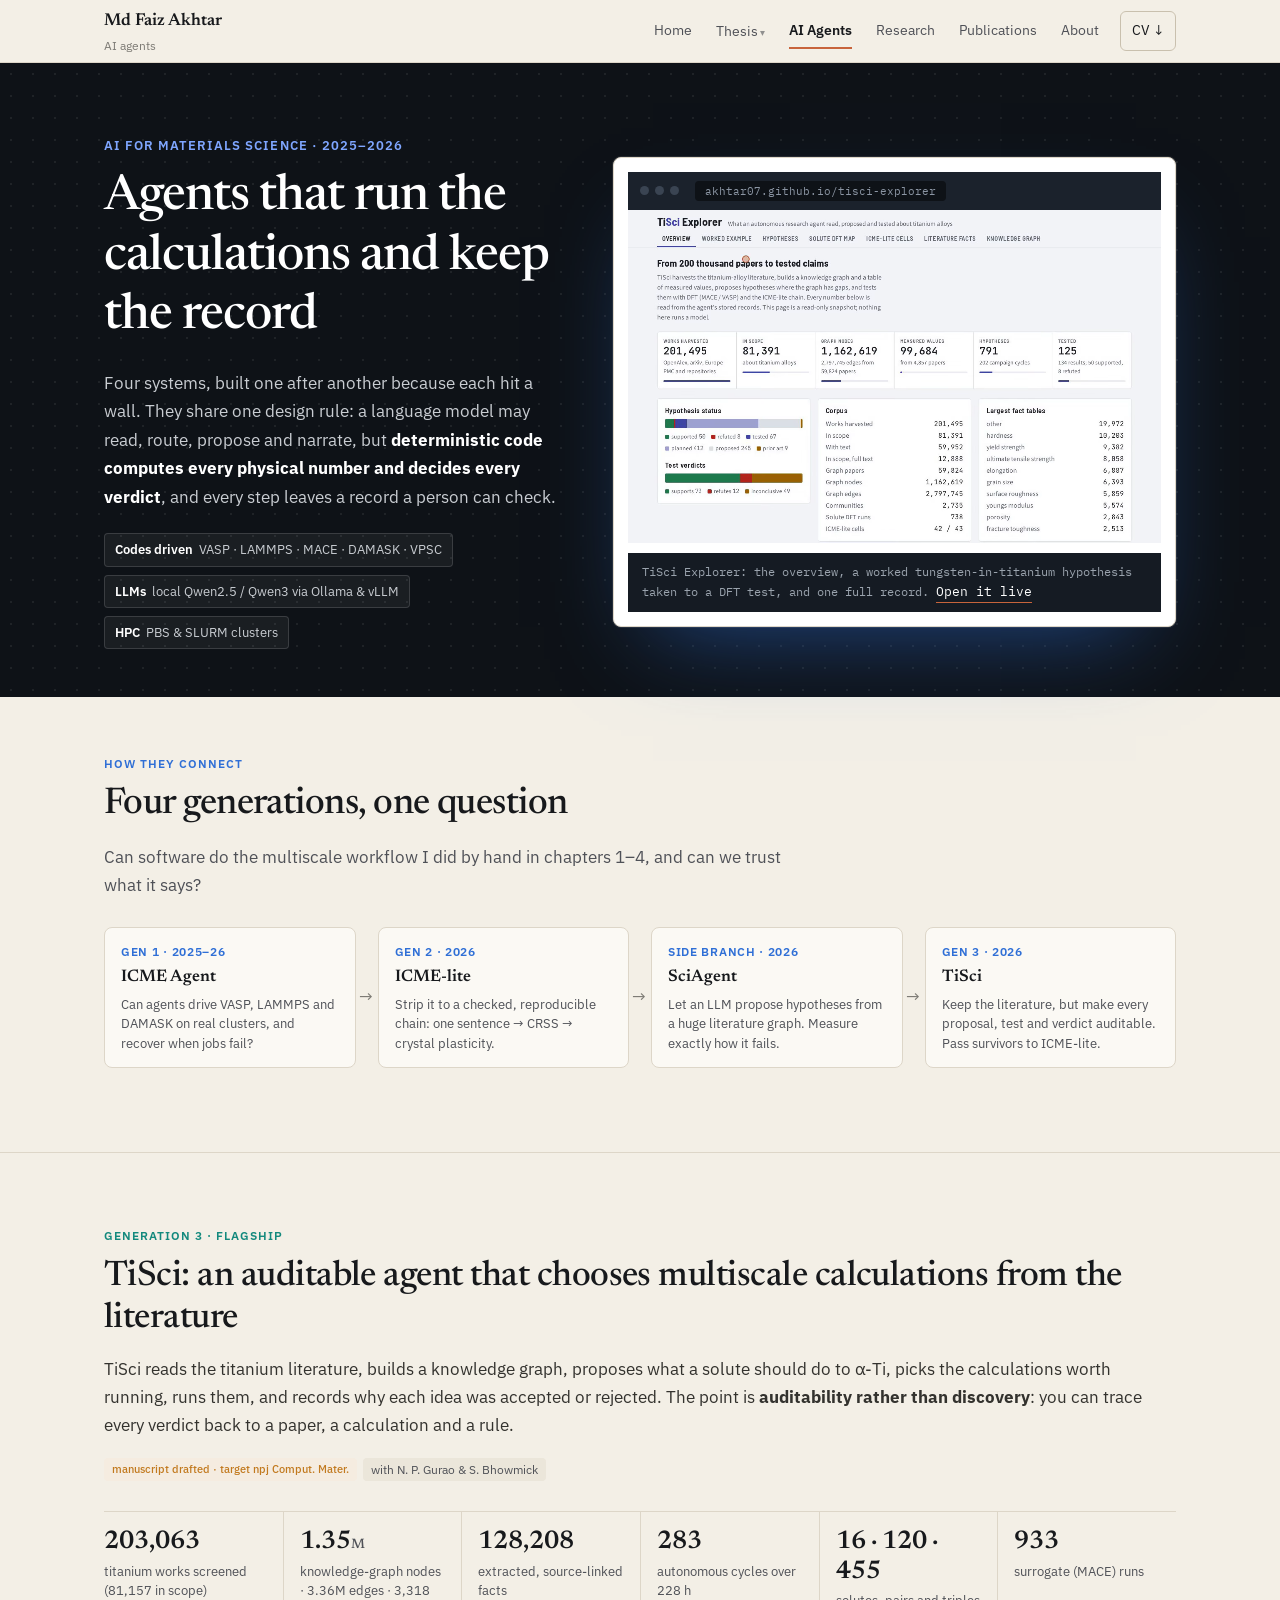
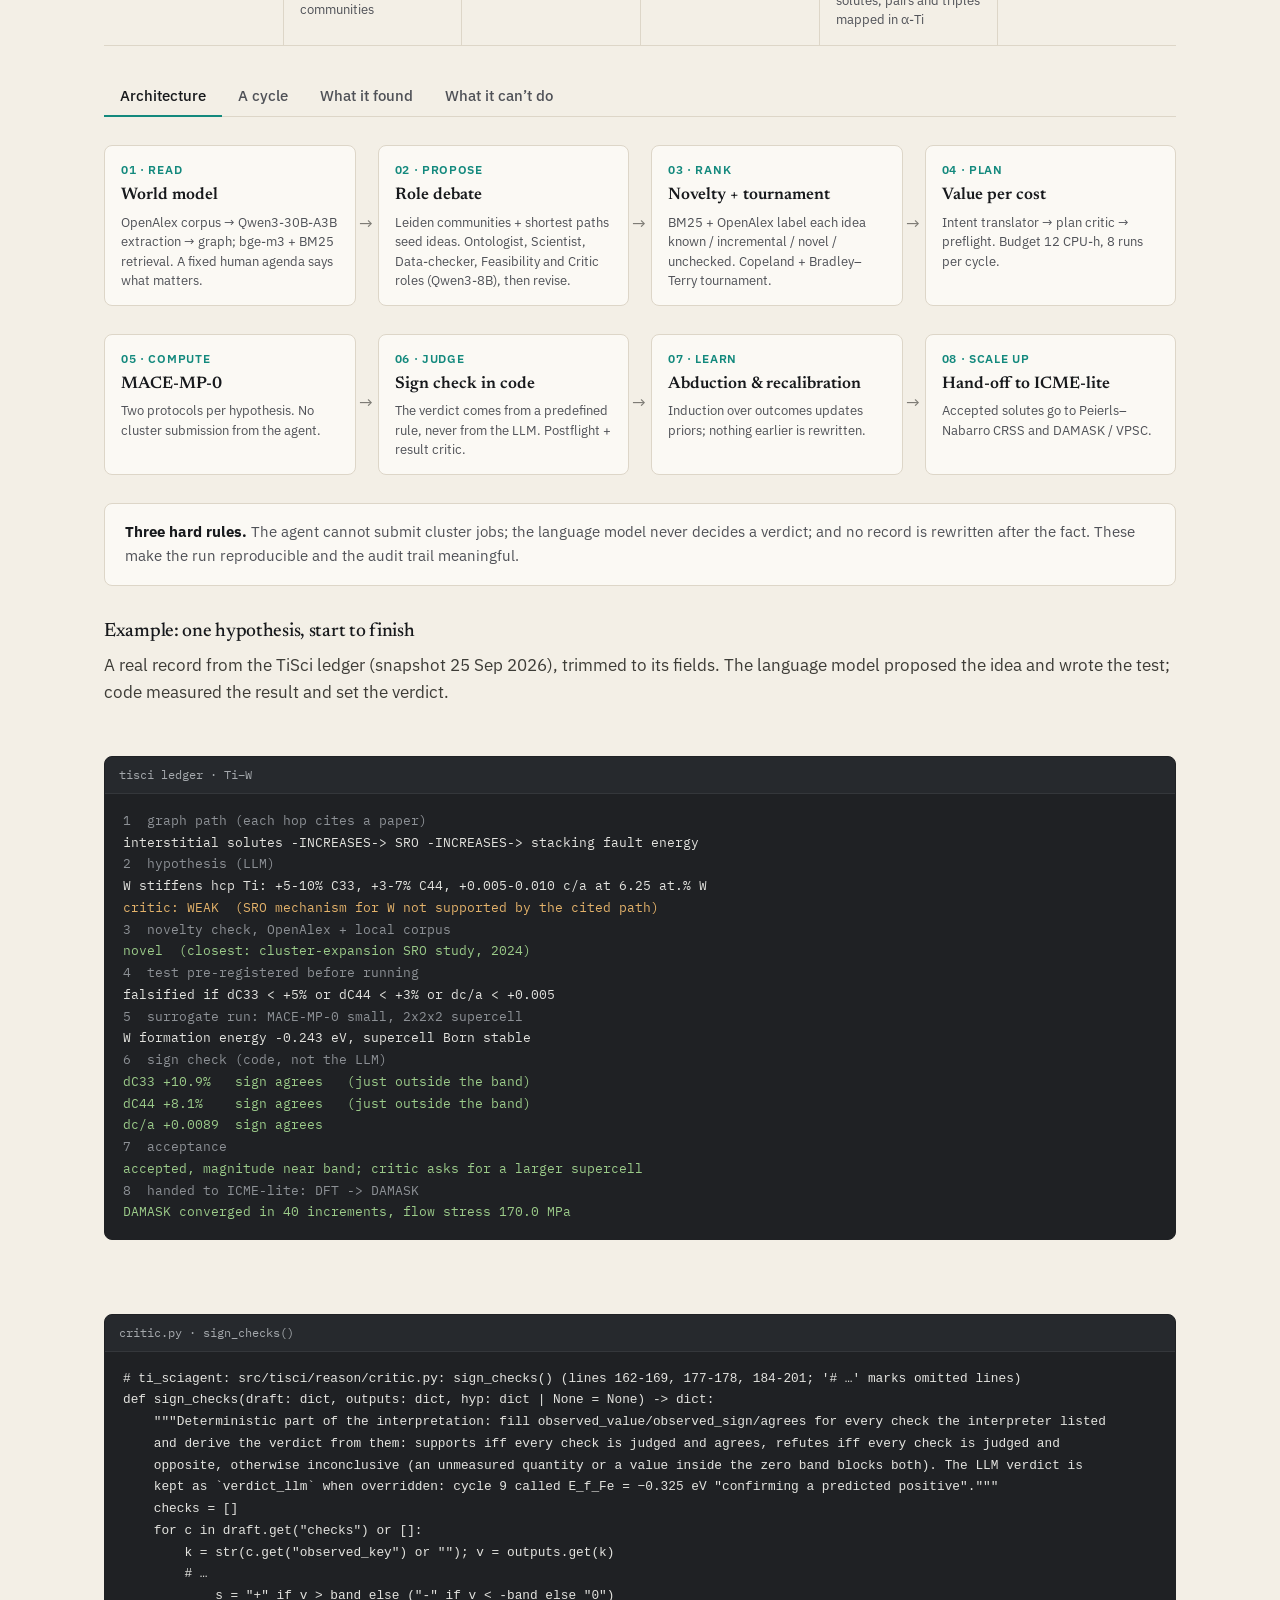
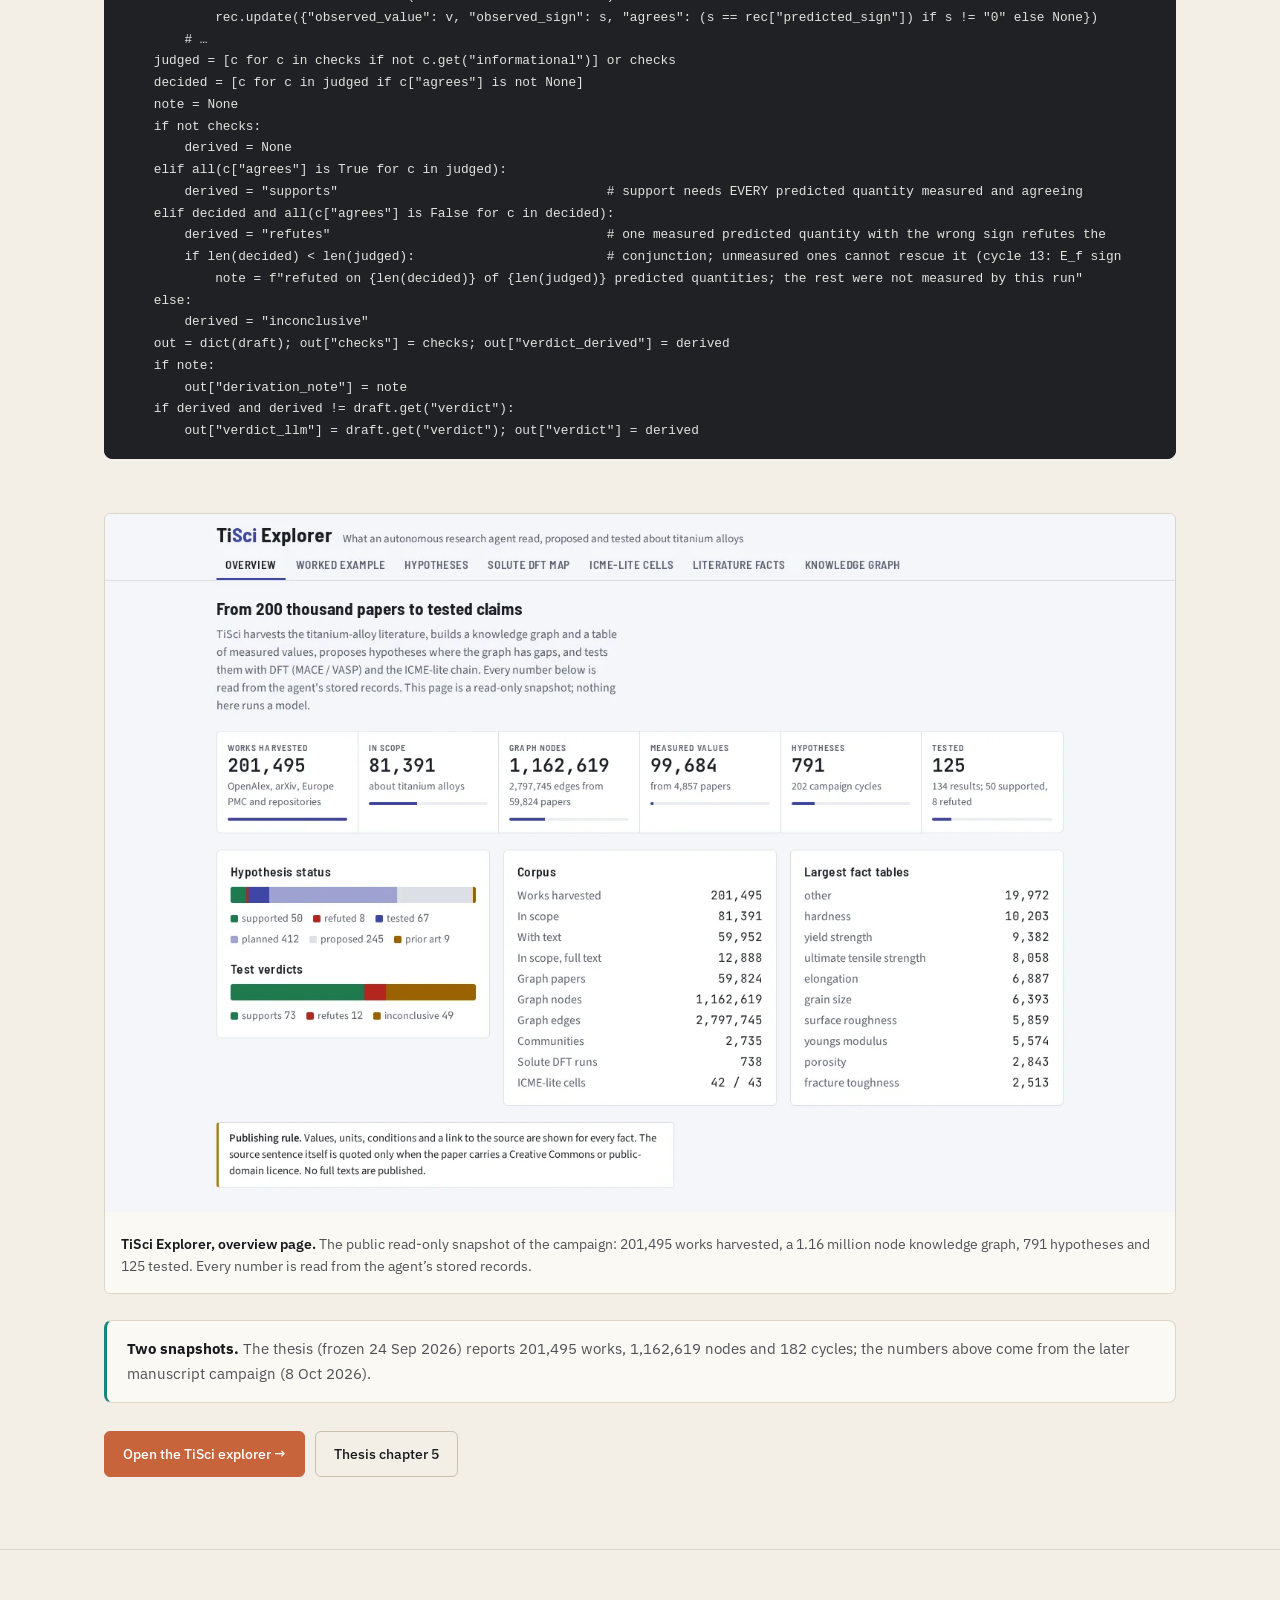
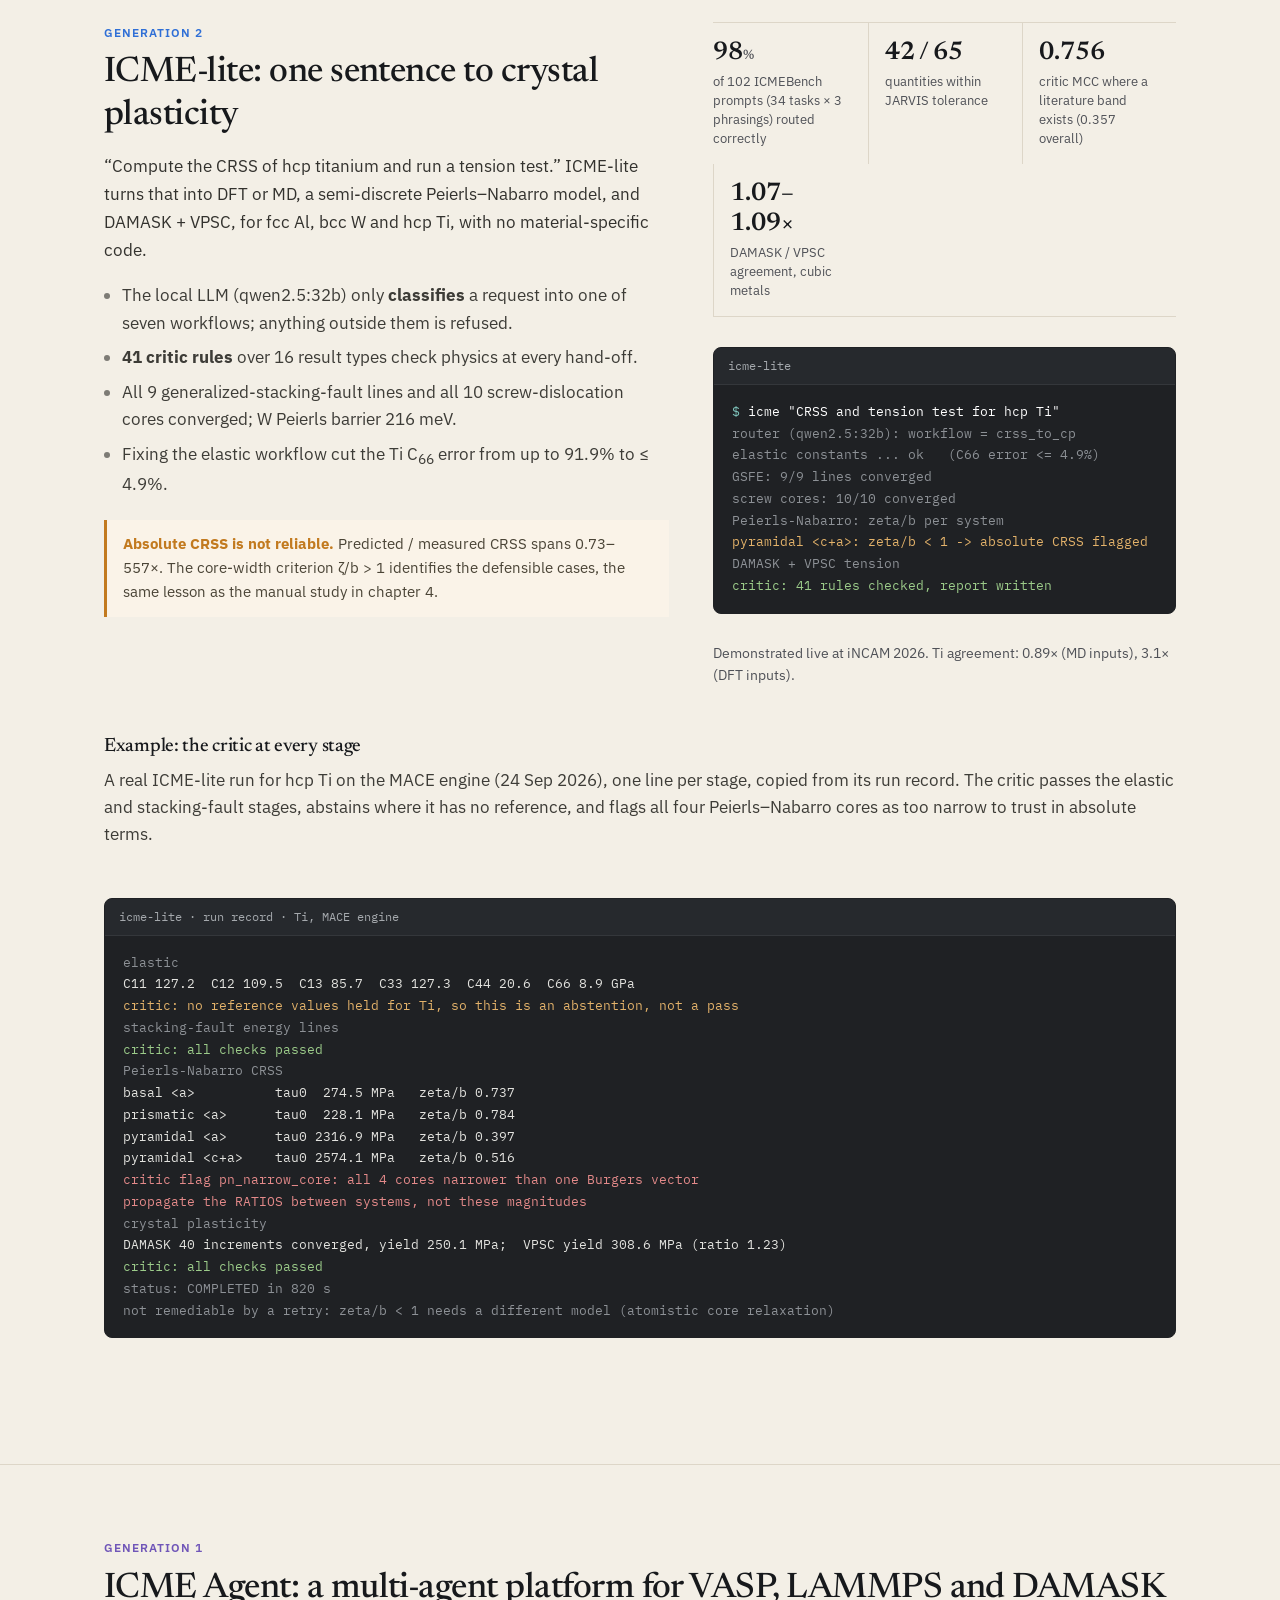
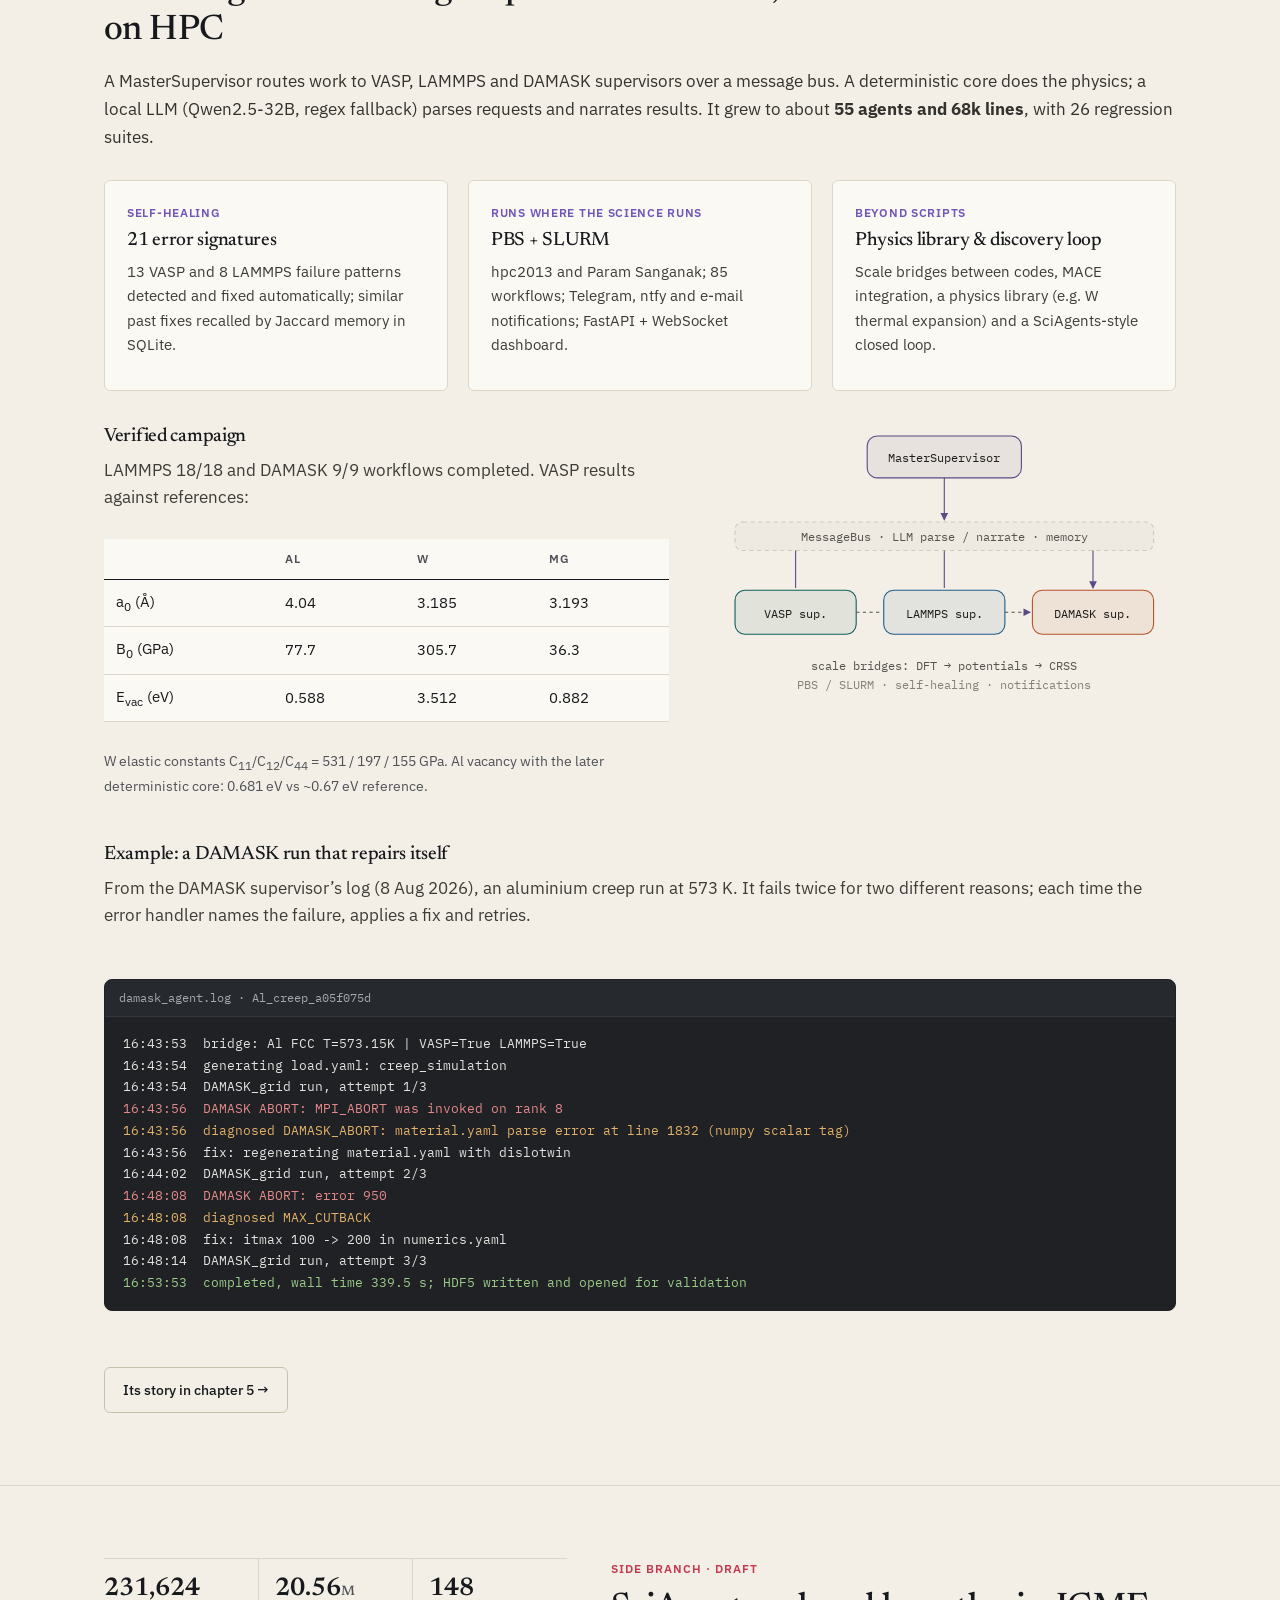
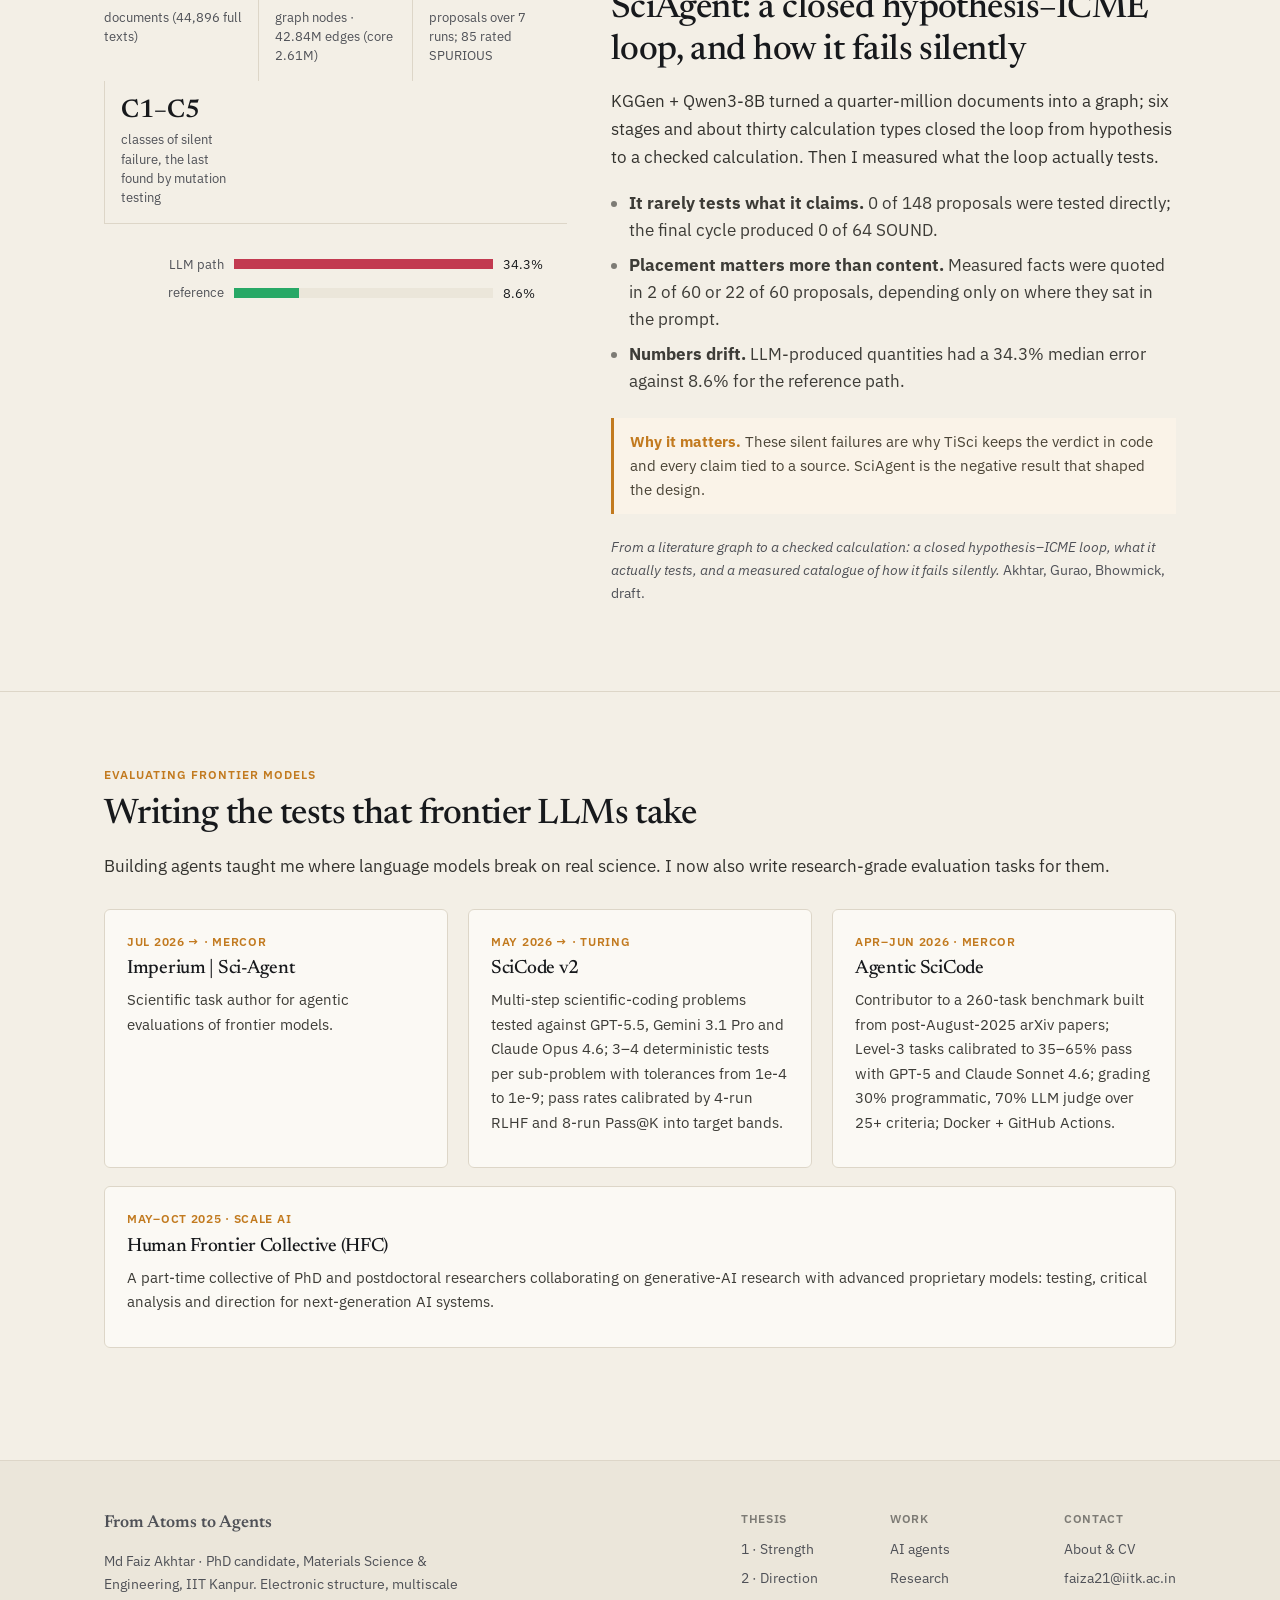
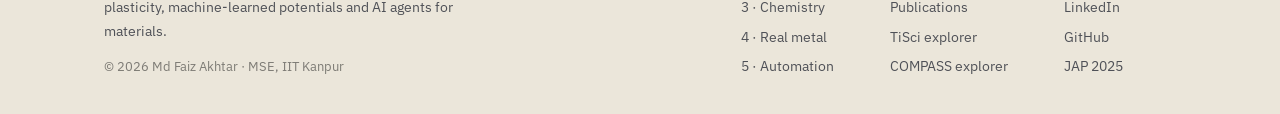
<file: agents.html>
<!doctype html>
<html lang="en">
<head>
<meta charset="utf-8">
<meta name="viewport" content="width=device-width, initial-scale=1">
<title>AI agents for materials science | Md Faiz Akhtar</title>
<meta name="description" content="TiSci, ICME-lite, the ICME Agent and SciAgent: auditable multi-agent systems that run DFT, MD and crystal-plasticity workflows, by Md Faiz Akhtar.">
<meta property="og:title" content="AI agents for materials science | Md Faiz Akhtar">
<meta property="og:description" content="TiSci, ICME-lite, the ICME Agent and SciAgent: auditable multi-agent systems that run DFT, MD and crystal-plasticity workflows, by Md Faiz Akhtar.">
<meta property="og:type" content="website">
<meta name="theme-color" content="#f3efe6">
<link rel="preconnect" href="https://fonts.googleapis.com">
<link rel="preconnect" href="https://fonts.gstatic.com" crossorigin>
<link href="https://fonts.googleapis.com/css2?family=IBM+Plex+Mono:wght@400;500&family=IBM+Plex+Sans:wght@400;500;600&family=Newsreader:ital,opsz,wght@0,6..72,400;0,6..72,500;1,6..72,400&display=swap" rel="stylesheet">
<link rel="stylesheet" href="css/style.css">
<link rel="icon" href="data:image/svg+xml,<svg xmlns='http://www.w3.org/2000/svg' viewBox='0 0 100 100'><circle cx='50' cy='50' r='40' fill='none' stroke='%231f5c8a' stroke-width='6'/><circle cx='50' cy='50' r='9' fill='%231f5c8a'/></svg>">
<style>:root{--ac:var(--c5)}</style>
</head>
<body>
<nav class="nav">
  <div class="wrap">
    <a class="brand" href="index.html"><span class="dot"></span><span>Md Faiz Akhtar<small>AI agents</small></span></a>
    <button class="nav-toggle" aria-label="menu">&#9776;</button>
    <div class="nav-links">
      <a href="index.html">Home</a>
      <div class="dd">
        <a href="index.html#thesis" data-group="thesis">Thesis</a>
        <div class="dd-menu">
          <a href="chapter1.html" style="color:var(--c1)"><i>1</i><span style="color:var(--text)">How strong is a bond?</span></a>
          <a href="chapter2.html" style="color:var(--c2)"><i>2</i><span style="color:var(--text)">Which way does a metal slip?</span></a>
          <a href="chapter3.html" style="color:var(--c3)"><i>3</i><span style="color:var(--text)">Will two elements even mix? (COMPASS)</span></a>
          <a href="chapter4.html" style="color:var(--c4)"><i>4</i><span style="color:var(--text)">Does it hold up in a real metal?</span></a>
          <a href="chapter5.html" style="color:var(--c5)"><i>5</i><span style="color:var(--text)">Can an agent do this for me?</span></a>
        </div>
      </div>
      <a href="agents.html">AI Agents</a>
      <a href="research.html">Research</a>
      <a href="about.html#publications">Publications</a>
      <a href="about.html">About</a>
      <a class="nav-cv" href="assets/Md_Faiz_Akhtar_CV.pdf" target="_blank" rel="noopener">CV &darr;</a>
    </div>
  </div>
</nav>
<header class="ch-hero night ag-hero" style="--ac:var(--c5)">
  <div class="wrap ag-grid">
   <div>
    <div class="ch-kicker">AI for materials science &middot; 2025&ndash;2026</div>
    <h1>Agents that run the calculations and keep the record</h1>
    <p class="scaleline">Four systems, built one after another because each hit a wall. They share one design rule: a language model
      may read, route, propose and narrate, but <b>deterministic code computes every physical number and decides every verdict</b>,
      and every step leaves a record a person can check.</p>
    <div class="ch-meta">
      <span class="chip"><b>Codes driven</b> &nbsp;VASP &middot; LAMMPS &middot; MACE &middot; DAMASK &middot; VPSC</span>
      <span class="chip"><b>LLMs</b> &nbsp;local Qwen2.5 / Qwen3 via Ollama &amp; vLLM</span>
      <span class="chip"><b>HPC</b> &nbsp;PBS &amp; SLURM clusters</span>
    </div>
   </div>
   <figure class="ag-vid">
     <div class="chrome"><i></i><i></i><i></i><span>akhtar07.github.io/tisci-explorer</span></div>
     <video autoplay data-auto muted loop playsinline preload="metadata" poster="assets/media/explorer-tisci.webp" aria-label="Screen recording of the TiSci Explorer"><source src="assets/media/explorer-tisci.webm" type="video/webm"><source src="assets/media/explorer-tisci.mp4" type="video/mp4"></video>
     <figcaption>TiSci Explorer: the overview, a worked tungsten-in-titanium hypothesis taken to a DFT test, and one full record. <a class="lnk-u" href="https://akhtar07.github.io/tisci-explorer/" target="_blank" rel="noopener">Open it live</a></figcaption>
   </figure>
  </div>
</header>

<nav class="toc" aria-label="On this page" style="--ac:var(--c5)">
  <div class="t">On this page</div>
  <a href="#lineage">Lineage</a><a href="#tisci">TiSci</a><a href="#lite">ICME-lite</a><a href="#icme">ICME Agent</a><a href="#sciagent">SciAgent</a><a href="#bench">LLM benchmarks</a>
</nav>

<!-- LINEAGE -->
<section class="section tight" id="lineage" style="--ac:var(--c5)">
  <div class="wrap">
    <div class="reveal">
      <div class="section-tag">How they connect</div>
      <h2>Four generations, one question</h2>
      <p class="sub">Can software do the multiscale workflow I did by hand in chapters 1&ndash;4, and can we trust what it says?</p>
    </div>
    <div class="flow reveal">
      <div class="st"><div class="n">GEN 1 &middot; 2025&ndash;26</div><div class="t">ICME Agent</div><div class="d">Can agents drive VASP, LAMMPS and DAMASK on real clusters, and recover when jobs fail?</div></div>
      <div class="st"><div class="n">GEN 2 &middot; 2026</div><div class="t">ICME-lite</div><div class="d">Strip it to a checked, reproducible chain: one sentence &rarr; CRSS &rarr; crystal plasticity.</div></div>
      <div class="st"><div class="n">SIDE BRANCH &middot; 2026</div><div class="t">SciAgent</div><div class="d">Let an LLM propose hypotheses from a huge literature graph. Measure exactly how it fails.</div></div>
      <div class="st"><div class="n">GEN 3 &middot; 2026</div><div class="t">TiSci</div><div class="d">Keep the literature, but make every proposal, test and verdict auditable. Pass survivors to ICME-lite.</div></div>
    </div>
  </div>
</section>

<!-- TISCI -->
<section class="proj" id="tisci" style="--ac:var(--teal)">
  <div class="wrap">
    <div class="reveal">
      <div class="section-tag">Generation 3 &middot; flagship</div>
      <h2>TiSci: an auditable agent that chooses multiscale calculations from the literature</h2>
      <p class="lead">TiSci reads the titanium literature, builds a knowledge graph, proposes what a solute should do to &alpha;-Ti,
        picks the calculations worth running, runs them, and records why each idea was accepted or rejected. The point is
        <b>auditability rather than discovery</b>: you can trace every verdict back to a paper, a calculation and a rule.</p>
      <div class="tags" style="margin-top:14px"><span class="status prep">manuscript drafted &middot; target npj Comput. Mater.</span><span class="tag">with N. P. Gurao &amp; S. Bhowmick</span></div>
    </div>

    <div class="kpis reveal">
      <div class="kpi"><div class="n">203,063</div><div class="l">titanium works screened (81,157 in scope)</div></div>
      <div class="kpi"><div class="n">1.35<small>M</small></div><div class="l">knowledge-graph nodes &middot; 3.36M edges &middot; 3,318 communities</div></div>
      <div class="kpi"><div class="n">128,208</div><div class="l">extracted, source-linked facts</div></div>
      <div class="kpi"><div class="n">283</div><div class="l">autonomous cycles over 228&nbsp;h</div></div>
      <div class="kpi"><div class="n">16 &middot; 120 &middot; 455</div><div class="l">solutes, pairs and triples mapped in &alpha;-Ti</div></div>
      <div class="kpi"><div class="n">933</div><div class="l">surrogate (MACE) runs</div></div>
    </div>

    <div class="tabs reveal" style="margin-top:10px">
      <button data-tab="ts-arch" aria-selected="true">Architecture</button>
      <button data-tab="ts-run">A cycle</button>
      <button data-tab="ts-found">What it found</button>
      <button data-tab="ts-honest">What it can&rsquo;t do</button>
    </div>

    <div class="tabpanel" id="ts-arch">
      <div class="flow">
        <div class="st"><div class="n">01 &middot; READ</div><div class="t">World model</div><div class="d">OpenAlex corpus &rarr; Qwen3-30B-A3B extraction &rarr; graph; bge-m3 + BM25 retrieval. A fixed human agenda says what matters.</div></div>
        <div class="st"><div class="n">02 &middot; PROPOSE</div><div class="t">Role debate</div><div class="d">Leiden communities + shortest paths seed ideas. Ontologist, Scientist, Data-checker, Feasibility and Critic roles (Qwen3-8B), then revise.</div></div>
        <div class="st"><div class="n">03 &middot; RANK</div><div class="t">Novelty + tournament</div><div class="d">BM25 + OpenAlex label each idea known / incremental / novel / unchecked. Copeland + Bradley&ndash;Terry tournament.</div></div>
        <div class="st"><div class="n">04 &middot; PLAN</div><div class="t">Value per cost</div><div class="d">Intent translator &rarr; plan critic &rarr; preflight. Budget 12 CPU-h, 8 runs per cycle.</div></div>
      </div>
      <div class="flow">
        <div class="st"><div class="n">05 &middot; COMPUTE</div><div class="t">MACE-MP-0</div><div class="d">Two protocols per hypothesis. No cluster submission from the agent.</div></div>
        <div class="st"><div class="n">06 &middot; JUDGE</div><div class="t">Sign check in code</div><div class="d">The verdict comes from a predefined rule, never from the LLM. Postflight + result critic.</div></div>
        <div class="st"><div class="n">07 &middot; LEARN</div><div class="t">Abduction &amp; recalibration</div><div class="d">Induction over outcomes updates priors; nothing earlier is rewritten.</div></div>
        <div class="st"><div class="n">08 &middot; SCALE UP</div><div class="t">Hand-off to ICME-lite</div><div class="d">Accepted solutes go to Peierls&ndash;Nabarro CRSS and DAMASK / VPSC.</div></div>
      </div>
      <div class="note" style="--ac:var(--teal)"><b>Three hard rules.</b> The agent cannot submit cluster jobs; the language model never decides a verdict;
        and no record is rewritten after the fact. These make the run reproducible and the audit trail meaningful.</div>
    </div>

    <div class="tabpanel" id="ts-run">
      <div class="term" data-script>
        <div class="bar"><i style="background:#ff5f57"></i><i style="background:#febc2e"></i><i style="background:#28c840"></i><span>tisci: one campaign cycle (illustrative)</span></div>
        <div class="body"></div>
        <script type="text/plain">
$ tisci cycle --agenda alpha-Ti-solutes --budget 12cpu-h
# retrieve: graph community 'Al-O ordering / prismatic slip' + 37 linked facts
# roles: ontologist > scientist > data-checker > feasibility > critic > revise
# novelty: BM25 + OpenAlex -> 'incremental'
# tournament: Copeland + Bradley-Terry -> ranked 3 of 9
# plan: value/cost selects 8 runs (MACE-MP-0, two protocols)
+ run 8/8 complete
# verdict (code sign check): predicted sign of d(gamma_usf) vs computed
+ SUPPORTED  -> passed to ICME-lite for CRSS + crystal plasticity
! citation check: 1 claim without a matching source -> flagged, not deleted
# ledger: hypothesis, sources, runs, rule and verdict appended
        </script>
      </div>
      <p class="dim" style="color:var(--muted-2);font-size:.82rem">Illustrative log shape; the stage order and rules match the manuscript.</p>
    </div>

    <div class="tabpanel" id="ts-found">
      <div class="split">
        <div>
          <h3>Crystal plasticity follows the shear modulus</h3>
          <p>Across the solute supercells handed to crystal plasticity (38 of 40 completed), the prismatic CRSS ratio tracks the
            shear modulus (Spearman &rho; = &minus;0.88), not the stacking-fault energy (&rho; = +0.19). That is a physically sensible,
            checkable conclusion reached with an audit trail behind it.</p>
          <h3 style="margin-top:22px">Outcome ledger</h3>
          <div class="mbar">
            <div class="r"><span class="k">hypotheses</span><span class="b"><i style="width:100%"></i></span><span class="v">791</span></div>
            <div class="r"><span class="k">supported</span><span class="b"><i style="width:6.3%;background:var(--green)"></i></span><span class="v">50</span></div>
            <div class="r"><span class="k">refuted</span><span class="b"><i style="width:1%;background:var(--rose)"></i></span><span class="v">8</span></div>
            <div class="r"><span class="k">proposals</span><span class="b"><i style="width:71.4%"></i></span><span class="v">565</span></div>
            <div class="r"><span class="k">weak</span><span class="b"><i style="width:69.5%;background:#a8641c"></i></span><span class="v">550</span></div>
            <div class="r"><span class="k">spurious</span><span class="b"><i style="width:1.9%;background:var(--rose)"></i></span><span class="v">15</span></div>
          </div>
        </div>
        <div>
          <div class="kpis" style="margin-top:0">
            <div class="kpi"><div class="n">&minus;0.88</div><div class="l">&rho;(CRSS ratio, shear modulus)</div></div>
            <div class="kpi"><div class="n">+0.19</div><div class="l">&rho;(CRSS ratio, fault energy)</div></div>
            <div class="kpi"><div class="n">0.817</div><div class="l">citation accuracy (refusal rate 0.85)</div></div>
            <div class="kpi"><div class="n">38 / 40</div><div class="l">crystal-plasticity cells completed</div></div>
          </div>
        </div>
      </div>
    </div>

    <div class="tabpanel" id="ts-honest">
      <div class="honest"><b>Where the LLM loses to a simple rule.</b> On 340 sign predictions, the LLM was right 262 times (77%);
        a no-LLM periodic-trend rule was right 282 times (83%, p = 0.019).</div>
      <div class="honest"><b>Where the surrogate is weak.</b> Orb-v3 agrees with MACE in only 10 of 31 cells, and PBE reverses the
        CRSS sign for all four of Al, Nb, Si and Sn. MACE gets C<sub>44</sub> of pure Ti at only 44% of experiment.</div>
      <div class="honest"><b>Choosing what to run.</b> Expected-information-gain selection did no better than random. None of the 565
        proposals was rated SOUND.</div>
      <p>Reporting these is the point: an agent that is wrong in recorded, inspectable ways is more useful to a scientist than one
        that is confidently right with no trail.</p>
    </div>

    <div class="reveal" style="margin-top:34px">
      <h3>Example: one hypothesis, start to finish</h3>
      <p>A real record from the TiSci ledger (snapshot 25&nbsp;Sep&nbsp;2026), trimmed to its fields. The language model proposed the idea
        and wrote the test; code measured the result and set the verdict.</p>
    </div>
    <div class="term-stack reveal">
      <div class="term" data-script>
        <div class="bar"><span>tisci ledger &middot; Ti&ndash;W</span></div>
        <div class="body"></div>
        <script type="text/plain">
# 1  graph path (each hop cites a paper)
interstitial solutes -INCREASES-> SRO -INCREASES-> stacking fault energy
# 2  hypothesis (LLM)
W stiffens hcp Ti: +5-10% C33, +3-7% C44, +0.005-0.010 c/a at 6.25 at.% W
! critic: WEAK  (SRO mechanism for W not supported by the cited path)
# 3  novelty check, OpenAlex + local corpus
+ novel  (closest: cluster-expansion SRO study, 2024)
# 4  test pre-registered before running
falsified if dC33 < +5% or dC44 < +3% or dc/a < +0.005
# 5  surrogate run: MACE-MP-0 small, 2x2x2 supercell
W formation energy -0.243 eV, supercell Born stable
# 6  sign check (code, not the LLM)
+ dC33 +10.9%   sign agrees   (just outside the band)
+ dC44 +8.1%    sign agrees   (just outside the band)
+ dc/a +0.0089  sign agrees
# 7  acceptance
+ accepted, magnitude near band; critic asks for a larger supercell
# 8  handed to ICME-lite: DFT -> DAMASK
+ DAMASK converged in 40 increments, flow stress 170.0 MPa
        </script>
      </div>
      <div class="term">
        <div class="bar"><span>critic.py &middot; sign_checks()</span></div>
        <pre># ti_sciagent: src/tisci/reason/critic.py: sign_checks() (lines 162-169, 177-178, 184-201; &#x27;# …&#x27; marks omitted lines)
def sign_checks(draft: dict, outputs: dict, hyp: dict | None = None) -&gt; dict:
    &quot;&quot;&quot;Deterministic part of the interpretation: fill observed_value/observed_sign/agrees for every check the interpreter listed
    and derive the verdict from them: supports iff every check is judged and agrees, refutes iff every check is judged and
    opposite, otherwise inconclusive (an unmeasured quantity or a value inside the zero band blocks both). The LLM verdict is
    kept as `verdict_llm` when overridden: cycle 9 called E_f_Fe = −0.325 eV &quot;confirming a predicted positive&quot;.&quot;&quot;&quot;
    checks = []
    for c in draft.get(&quot;checks&quot;) or []:
        k = str(c.get(&quot;observed_key&quot;) or &quot;&quot;); v = outputs.get(k)
        # …
            s = &quot;+&quot; if v &gt; band else (&quot;-&quot; if v &lt; -band else &quot;0&quot;)
            rec.update({&quot;observed_value&quot;: v, &quot;observed_sign&quot;: s, &quot;agrees&quot;: (s == rec[&quot;predicted_sign&quot;]) if s != &quot;0&quot; else None})
        # …
    judged = [c for c in checks if not c.get(&quot;informational&quot;)] or checks
    decided = [c for c in judged if c[&quot;agrees&quot;] is not None]
    note = None
    if not checks:
        derived = None
    elif all(c[&quot;agrees&quot;] is True for c in judged):
        derived = &quot;supports&quot;                                   # support needs EVERY predicted quantity measured and agreeing
    elif decided and all(c[&quot;agrees&quot;] is False for c in decided):
        derived = &quot;refutes&quot;                                    # one measured predicted quantity with the wrong sign refutes the
        if len(decided) &lt; len(judged):                         # conjunction; unmeasured ones cannot rescue it (cycle 13: E_f sign
            note = f&quot;refuted on {len(decided)} of {len(judged)} predicted quantities; the rest were not measured by this run&quot;
    else:
        derived = &quot;inconclusive&quot;
    out = dict(draft); out[&quot;checks&quot;] = checks; out[&quot;verdict_derived&quot;] = derived
    if note:
        out[&quot;derivation_note&quot;] = note
    if derived and derived != draft.get(&quot;verdict&quot;):
        out[&quot;verdict_llm&quot;] = draft.get(&quot;verdict&quot;); out[&quot;verdict&quot;] = derived</pre>
      </div>
    </div>
    <figure class="card reveal" style="margin:26px 0 0;padding:0;overflow:hidden"><img src="assets/img/examples/agents/tisci_explorer.webp" alt="TiSci Explorer overview page" loading="lazy" width="1440" height="940">
      <figcaption style="padding:12px 16px 16px"><b>TiSci Explorer, overview page.</b> The public read-only snapshot of the campaign: 201,495 works harvested, a 1.16 million node knowledge graph, 791 hypotheses and 125 tested. Every number is read from the agent&rsquo;s stored records.</figcaption></figure>
    <div class="note update" style="--ac:var(--teal)"><b>Two snapshots.</b> The thesis (frozen 24&nbsp;Sep&nbsp;2026) reports 201,495 works,
      1,162,619 nodes and 182 cycles; the numbers above come from the later manuscript campaign (8&nbsp;Oct&nbsp;2026).</div>
    <div class="cta reveal">
      <a class="btn btn-primary" href="https://akhtar07.github.io/tisci-explorer/" target="_blank" rel="noopener">Open the TiSci explorer &rarr;</a>
      <a class="btn btn-ghost" href="chapter5.html">Thesis chapter 5</a>
    </div>
  </div>
</section>

<!-- ICME-LITE -->
<section class="proj" id="lite" style="--ac:var(--sky)">
  <div class="wrap split">
    <div class="reveal">
      <div class="section-tag">Generation 2</div>
      <h2>ICME-lite: one sentence to crystal plasticity</h2>
      <p class="lead">&ldquo;Compute the CRSS of hcp titanium and run a tension test.&rdquo; ICME-lite turns that into DFT or MD,
        a semi-discrete Peierls&ndash;Nabarro model, and DAMASK + VPSC, for fcc Al, bcc W and hcp Ti, with no
        material-specific code.</p>
      <ul>
        <li>The local LLM (qwen2.5:32b) only <b>classifies</b> a request into one of seven workflows; anything outside them is refused.</li>
        <li><b>41 critic rules</b> over 16 result types check physics at every hand-off.</li>
        <li>All 9 generalized-stacking-fault lines and all 10 screw-dislocation cores converged; W Peierls barrier 216&nbsp;meV.</li>
        <li>Fixing the elastic workflow cut the Ti C<sub>66</sub> error from up to 91.9% to &le; 4.9%.</li>
      </ul>
      <div class="honest"><b>Absolute CRSS is not reliable.</b> Predicted / measured CRSS spans 0.73&ndash;557&times;. The core-width
        criterion &zeta;/b &gt; 1 identifies the defensible cases, the same lesson as the manual study in chapter 4.</div>
    </div>
    <div class="sticky reveal" data-d="1">
      <div class="kpis" style="margin-top:0">
        <div class="kpi"><div class="n">98<small>%</small></div><div class="l">of 102 ICMEBench prompts (34 tasks &times; 3 phrasings) routed correctly</div></div>
        <div class="kpi"><div class="n">42 / 65</div><div class="l">quantities within JARVIS tolerance</div></div>
        <div class="kpi"><div class="n">0.756</div><div class="l">critic MCC where a literature band exists (0.357 overall)</div></div>
        <div class="kpi"><div class="n">1.07&ndash;1.09&times;</div><div class="l">DAMASK / VPSC agreement, cubic metals</div></div>
      </div>
      <div class="term" data-script>
        <div class="bar"><i style="background:#ff5f57"></i><i style="background:#febc2e"></i><i style="background:#28c840"></i><span>icme-lite</span></div>
        <div class="body"></div>
        <script type="text/plain">
$ icme "CRSS and tension test for hcp Ti"
# router (qwen2.5:32b): workflow = crss_to_cp
# elastic constants ... ok   (C66 error <= 4.9%)
# GSFE: 9/9 lines converged
# screw cores: 10/10 converged
# Peierls-Nabarro: zeta/b per system
! pyramidal <c+a>: zeta/b < 1 -> absolute CRSS flagged
# DAMASK + VPSC tension
+ critic: 41 rules checked, report written
        </script>
      </div>
      <p style="font-size:.85rem;color:var(--muted)">Demonstrated live at iNCAM 2026. Ti agreement: 0.89&times; (MD inputs), 3.1&times; (DFT inputs).</p>
    </div>
  </div>
<div class="wrap">
    <div class="reveal" style="margin-top:34px">
      <h3>Example: the critic at every stage</h3>
      <p>A real ICME-lite run for hcp Ti on the MACE engine (24&nbsp;Sep&nbsp;2026), one line per stage, copied from its run record.
        The critic passes the elastic and stacking-fault stages, abstains where it has no reference, and flags all four
        Peierls&ndash;Nabarro cores as too narrow to trust in absolute terms.</p>
    </div>
    <div class="term-stack reveal">
      <div class="term" data-script>
        <div class="bar"><span>icme-lite &middot; run record &middot; Ti, MACE engine</span></div>
        <div class="body"></div>
        <script type="text/plain">
# elastic
C11 127.2  C12 109.5  C13 85.7  C33 127.3  C44 20.6  C66 8.9 GPa
! critic: no reference values held for Ti, so this is an abstention, not a pass
# stacking-fault energy lines
+ critic: all checks passed
# Peierls-Nabarro CRSS
basal <a>          tau0  274.5 MPa   zeta/b 0.737
prismatic <a>      tau0  228.1 MPa   zeta/b 0.784
pyramidal <a>      tau0 2316.9 MPa   zeta/b 0.397
pyramidal <c+a>    tau0 2574.1 MPa   zeta/b 0.516
x critic flag pn_narrow_core: all 4 cores narrower than one Burgers vector
x propagate the RATIOS between systems, not these magnitudes
# crystal plasticity
DAMASK 40 increments converged, yield 250.1 MPa;  VPSC yield 308.6 MPa (ratio 1.23)
+ critic: all checks passed
# status: COMPLETED in 820 s
# not remediable by a retry: zeta/b < 1 needs a different model (atomistic core relaxation)
        </script>
      </div>
    </div>
</div>
</section>

<!-- ICME AGENT -->
<section class="proj" id="icme" style="--ac:var(--violet)">
  <div class="wrap">
    <div class="reveal">
      <div class="section-tag">Generation 1</div>
      <h2>ICME Agent: a multi-agent platform for VASP, LAMMPS and DAMASK on HPC</h2>
      <p class="lead">A MasterSupervisor routes work to VASP, LAMMPS and DAMASK supervisors over a message bus. A deterministic core
        does the physics; a local LLM (Qwen2.5-32B, regex fallback) parses requests and narrates results. It grew to about
        <b>55 agents and 68k lines</b>, with 26 regression suites.</p>
    </div>
    <div class="grid g3" style="margin-top:28px">
      <div class="card reveal"><div class="kick">Self-healing</div><h3>21 error signatures</h3><p>13 VASP and 8 LAMMPS failure patterns detected and fixed automatically; similar past fixes recalled by Jaccard memory in SQLite.</p></div>
      <div class="card reveal" data-d="1"><div class="kick">Runs where the science runs</div><h3>PBS + SLURM</h3><p>hpc2013 and Param Sanganak; 85 workflows; Telegram, ntfy and e-mail notifications; FastAPI + WebSocket dashboard.</p></div>
      <div class="card reveal" data-d="2"><div class="kick">Beyond scripts</div><h3>Physics library &amp; discovery loop</h3><p>Scale bridges between codes, MACE integration, a physics library (e.g. W thermal expansion) and a SciAgents-style closed loop.</p></div>
    </div>
    <div class="split" style="margin-top:34px">
      <div class="reveal">
        <h3>Verified campaign</h3>
        <p>LAMMPS 18/18 and DAMASK 9/9 workflows completed. VASP results against references:</p>
        <div class="tbl-scroll"><table class="dtable">
          <thead><tr><th></th><th>Al</th><th>W</th><th>Mg</th></tr></thead>
          <tbody>
            <tr><td>a<sub>0</sub> (&Aring;)</td><td>4.04</td><td>3.185</td><td>3.193</td></tr>
            <tr><td>B<sub>0</sub> (GPa)</td><td>77.7</td><td>305.7</td><td>36.3</td></tr>
            <tr><td>E<sub>vac</sub> (eV)</td><td>0.588</td><td>3.512</td><td>0.882</td></tr>
          </tbody>
        </table></div>
        <p style="font-size:.88rem;color:var(--muted)">W elastic constants C<sub>11</sub>/C<sub>12</sub>/C<sub>44</sub> = 531 / 197 / 155 GPa. Al vacancy with the later deterministic core: 0.681 eV vs ~0.67 eV reference.</p>
      </div>
      <div class="reveal" data-d="1">
        <svg viewBox="0 0 420 250" width="100%" role="img" aria-label="ICME Agent architecture" style="font-family:var(--mono);font-size:11px">
          <defs><marker id="ah" viewBox="0 0 8 8" refX="7" refY="4" markerWidth="7" markerHeight="7" orient="auto"><path d="M0 0L8 4L0 8z" fill="#5b4a86"/></marker></defs>
          <rect x="140" y="10" width="140" height="38" rx="9" fill="rgba(91,74,134,.08)" stroke="#5b4a86"/><text x="210" y="34" fill="#1d1d1b" text-anchor="middle">MasterSupervisor</text>
          <rect x="20" y="88" width="380" height="26" rx="7" fill="rgba(0,0,0,.02)" stroke="#cfc9bc" stroke-dasharray="4 3"/><text x="210" y="105" fill="#55534e" text-anchor="middle">MessageBus &middot; LLM parse / narrate &middot; memory</text>
          <path d="M210 48V86" stroke="#5b4a86" marker-end="url(#ah)"/>
          <g><rect x="20" y="150" width="110" height="40" rx="9" fill="rgba(15,94,90,.08)" stroke="#0f5e5a"/><text x="75" y="175" fill="#1d1d1b" text-anchor="middle">VASP sup.</text></g>
          <g><rect x="155" y="150" width="110" height="40" rx="9" fill="rgba(31,92,138,.08)" stroke="#1f5c8a"/><text x="210" y="175" fill="#1d1d1b" text-anchor="middle">LAMMPS sup.</text></g>
          <g><rect x="290" y="150" width="110" height="40" rx="9" fill="rgba(181,84,44,.08)" stroke="#b5542c"/><text x="345" y="175" fill="#1d1d1b" text-anchor="middle">DAMASK sup.</text></g>
          <path d="M75 114V148M210 114V148M345 114V148" stroke="#5b4a86" marker-end="url(#ah)"/>
          <path d="M130 170H153M265 170H288" stroke="#55534e" stroke-dasharray="3 3" marker-end="url(#ah)"/>
          <text x="210" y="222" fill="#55534e" text-anchor="middle">scale bridges: DFT &rarr; potentials &rarr; CRSS</text>
          <text x="210" y="240" fill="#85817a" text-anchor="middle">PBS / SLURM &middot; self-healing &middot; notifications</text>
        </svg>
      </div>
    </div>
    <div class="reveal" style="margin-top:30px">
      <h3>Example: a DAMASK run that repairs itself</h3>
      <p>From the DAMASK supervisor&rsquo;s log (8&nbsp;Aug&nbsp;2026), an aluminium creep run at 573&nbsp;K. It fails twice for two different
        reasons; each time the error handler names the failure, applies a fix and retries.</p>
    </div>
    <div class="term-stack reveal">
      <div class="term" data-script>
        <div class="bar"><span>damask_agent.log &middot; Al_creep_a05f075d</span></div>
        <div class="body"></div>
        <script type="text/plain">
16:43:53  bridge: Al FCC T=573.15K | VASP=True LAMMPS=True
16:43:54  generating load.yaml: creep_simulation
16:43:54  DAMASK_grid run, attempt 1/3
x 16:43:56  DAMASK ABORT: MPI_ABORT was invoked on rank 8
! 16:43:56  diagnosed DAMASK_ABORT: material.yaml parse error at line 1832 (numpy scalar tag)
16:43:56  fix: regenerating material.yaml with dislotwin
16:44:02  DAMASK_grid run, attempt 2/3
x 16:48:08  DAMASK ABORT: error 950
! 16:48:08  diagnosed MAX_CUTBACK
16:48:08  fix: itmax 100 -> 200 in numerics.yaml
16:48:14  DAMASK_grid run, attempt 3/3
+ 16:53:53  completed, wall time 339.5 s; HDF5 written and opened for validation
        </script>
      </div>
    </div>
    <div class="cta reveal"><a class="btn btn-ghost" href="chapter5.html#since">Its story in chapter 5 &rarr;</a></div>
  </div>
</section>

<!-- SCIAGENT -->
<section class="proj" id="sciagent" style="--ac:var(--rose)">
  <div class="wrap split rev">
    <div class="sticky reveal">
      <div class="kpis" style="margin-top:0">
        <div class="kpi"><div class="n">231,624</div><div class="l">documents (44,896 full texts)</div></div>
        <div class="kpi"><div class="n">20.56<small>M</small></div><div class="l">graph nodes &middot; 42.84M edges (core 2.61M)</div></div>
        <div class="kpi"><div class="n">148</div><div class="l">proposals over 7 runs; 85 rated SPURIOUS</div></div>
        <div class="kpi"><div class="n">C1&ndash;C5</div><div class="l">classes of silent failure, the last found by mutation testing</div></div>
      </div>
      <div class="mbar">
        <div class="r"><span class="k">LLM path</span><span class="b"><i style="width:100%;background:var(--rose)"></i></span><span class="v">34.3%</span></div>
        <div class="r"><span class="k">reference</span><span class="b"><i style="width:25%;background:var(--green)"></i></span><span class="v">8.6%</span></div>
      </div>
    </div>
    <div class="reveal" data-d="1">
      <div class="section-tag">Side branch &middot; draft</div>
      <h2>SciAgent: a closed hypothesis&ndash;ICME loop, and how it fails silently</h2>
      <p class="lead">KGGen + Qwen3-8B turned a quarter-million documents into a graph; six stages and about thirty calculation
        types closed the loop from hypothesis to a checked calculation. Then I measured what the loop actually tests.</p>
      <ul>
        <li><b>It rarely tests what it claims.</b> 0 of 148 proposals were tested directly; the final cycle produced 0 of 64 SOUND.</li>
        <li><b>Placement matters more than content.</b> Measured facts were quoted in 2 of 60 or 22 of 60 proposals, depending only on where they sat in the prompt.</li>
        <li><b>Numbers drift.</b> LLM-produced quantities had a 34.3% median error against 8.6% for the reference path.</li>
      </ul>
      <div class="honest"><b>Why it matters.</b> These silent failures are why TiSci keeps the verdict in code and every claim
        tied to a source. SciAgent is the negative result that shaped the design.</div>
      <p style="font-size:.86rem;color:var(--muted)"><em>From a literature graph to a checked calculation: a closed hypothesis&ndash;ICME loop,
        what it actually tests, and a measured catalogue of how it fails silently.</em> Akhtar, Gurao, Bhowmick, draft.</p>
    </div>
  </div>
</section>

<!-- BENCHMARKS -->
<section class="proj" id="bench" style="--ac:var(--amber)">
  <div class="wrap">
    <div class="reveal">
      <div class="section-tag">Evaluating frontier models</div>
      <h2>Writing the tests that frontier LLMs take</h2>
      <p class="lead">Building agents taught me where language models break on real science. I now also write research-grade
        evaluation tasks for them.</p>
    </div>
    <div class="grid g3" style="margin-top:28px">
      <div class="card reveal"><div class="kick">Jul 2026 &rarr; &middot; Mercor</div><h3>Imperium | Sci-Agent</h3><p>Scientific task author for agentic evaluations of frontier models.</p></div>
      <div class="card reveal" data-d="1"><div class="kick">May 2026 &rarr; &middot; Turing</div><h3>SciCode v2</h3><p>Multi-step scientific-coding problems tested against GPT-5.5, Gemini 3.1 Pro and Claude Opus 4.6; 3&ndash;4 deterministic tests per sub-problem with tolerances from 1e-4 to 1e-9; pass rates calibrated by 4-run RLHF and 8-run Pass@K into target bands.</p></div>
      <div class="card reveal" data-d="2"><div class="kick">Apr&ndash;Jun 2026 &middot; Mercor</div><h3>Agentic SciCode</h3><p>Contributor to a 260-task benchmark built from post-August-2025 arXiv papers; Level-3 tasks calibrated to 35&ndash;65% pass with GPT-5 and Claude Sonnet 4.6; grading 30% programmatic, 70% LLM judge over 25+ criteria; Docker + GitHub Actions.</p></div>
    </div>
    <div class="card reveal" style="margin-top:18px"><div class="kick">May&ndash;Oct 2025 &middot; Scale AI</div><h3>Human Frontier Collective (HFC)</h3><p>A part-time collective of PhD and postdoctoral researchers collaborating on generative-AI research with advanced proprietary models: testing, critical analysis and direction for next-generation AI systems.</p></div>
  </div>
</section>
<footer>
  <div class="wrap">
    <div style="max-width:380px">
      <div class="brand" style="margin-bottom:12px"><span class="dot"></span><span>From Atoms to Agents</span></div>
      <div style="font-size:.9rem;line-height:1.6">Md Faiz Akhtar &middot; PhD candidate, Materials Science &amp; Engineering, IIT Kanpur. Electronic structure, multiscale plasticity, machine-learned potentials and AI agents for materials.</div>
      <div style="font-size:.8rem;color:var(--muted-2);margin-top:14px">&copy; 2026 Md Faiz Akhtar &middot; MSE, IIT Kanpur</div>
    </div>
    <div class="foot-cols">
      <div class="col"><span class="h">Thesis</span>
        <a href="chapter1.html">1 &middot; Strength</a><a href="chapter2.html">2 &middot; Direction</a><a href="chapter3.html">3 &middot; Chemistry</a><a href="chapter4.html">4 &middot; Real metal</a><a href="chapter5.html">5 &middot; Automation</a></div>
      <div class="col"><span class="h">Work</span>
        <a href="agents.html">AI agents</a><a href="research.html">Research</a><a href="about.html#publications">Publications</a><a href="https://akhtar07.github.io/tisci-explorer/" target="_blank" rel="noopener">TiSci explorer</a><a href="https://akhtar07.github.io/compass-explorer/" target="_blank" rel="noopener">COMPASS explorer</a></div>
      <div class="col"><span class="h">Contact</span>
        <a href="about.html">About &amp; CV</a>
        <a href="mailto:faiza21@iitk.ac.in">faiza21@iitk.ac.in</a>
        <a href="https://www.linkedin.com/in/md-faiz-akhtar-a51960246/" target="_blank" rel="noopener">LinkedIn</a>
        <a href="https://github.com/akhtar07" target="_blank" rel="noopener">GitHub</a>
        <a href="https://pubs.aip.org/aip/jap/article/138/17/175111/3371105/A-novel-electronic-structure-based-prediction-of" target="_blank" rel="noopener">JAP 2025</a></div>
    </div>
  </div>
</footer>
<button class="totop" aria-label="Back to top">&uarr;</button>
<script src="js/main.js"></script>
</body>
</html>
</file>
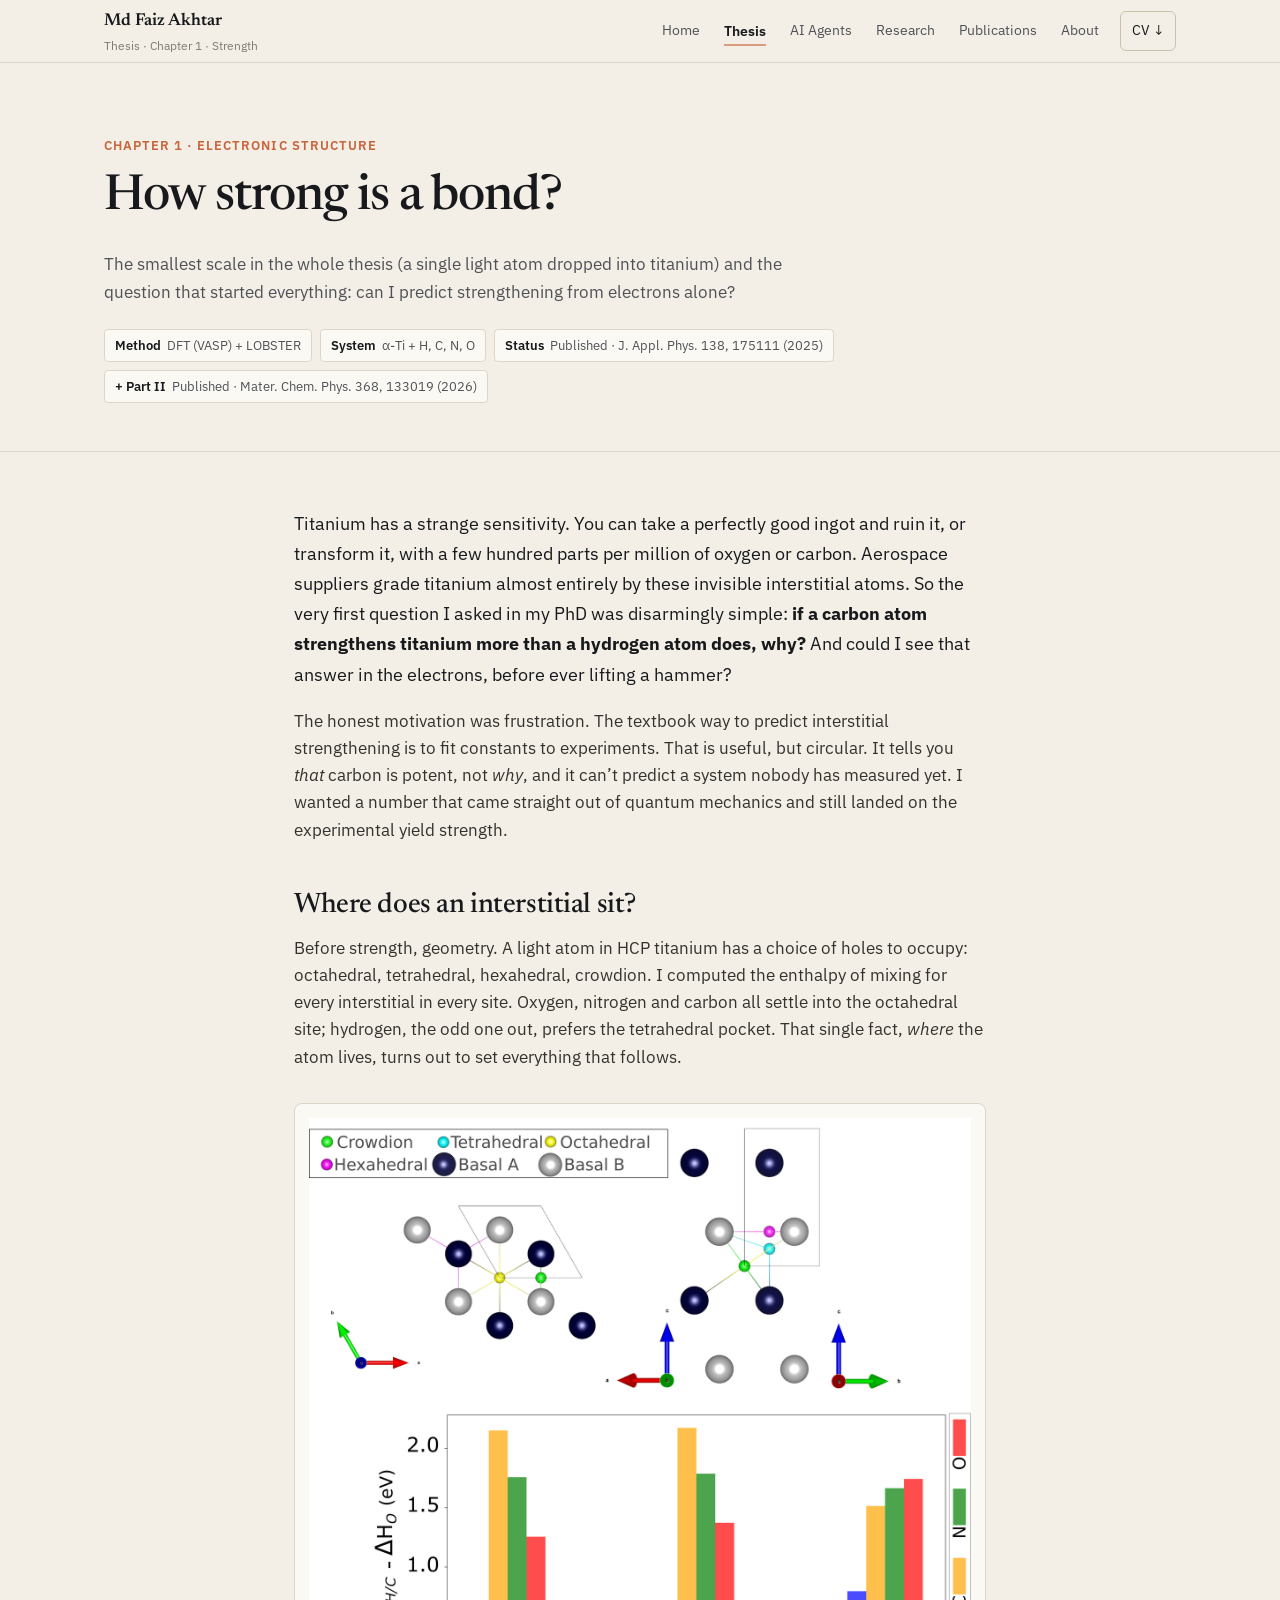
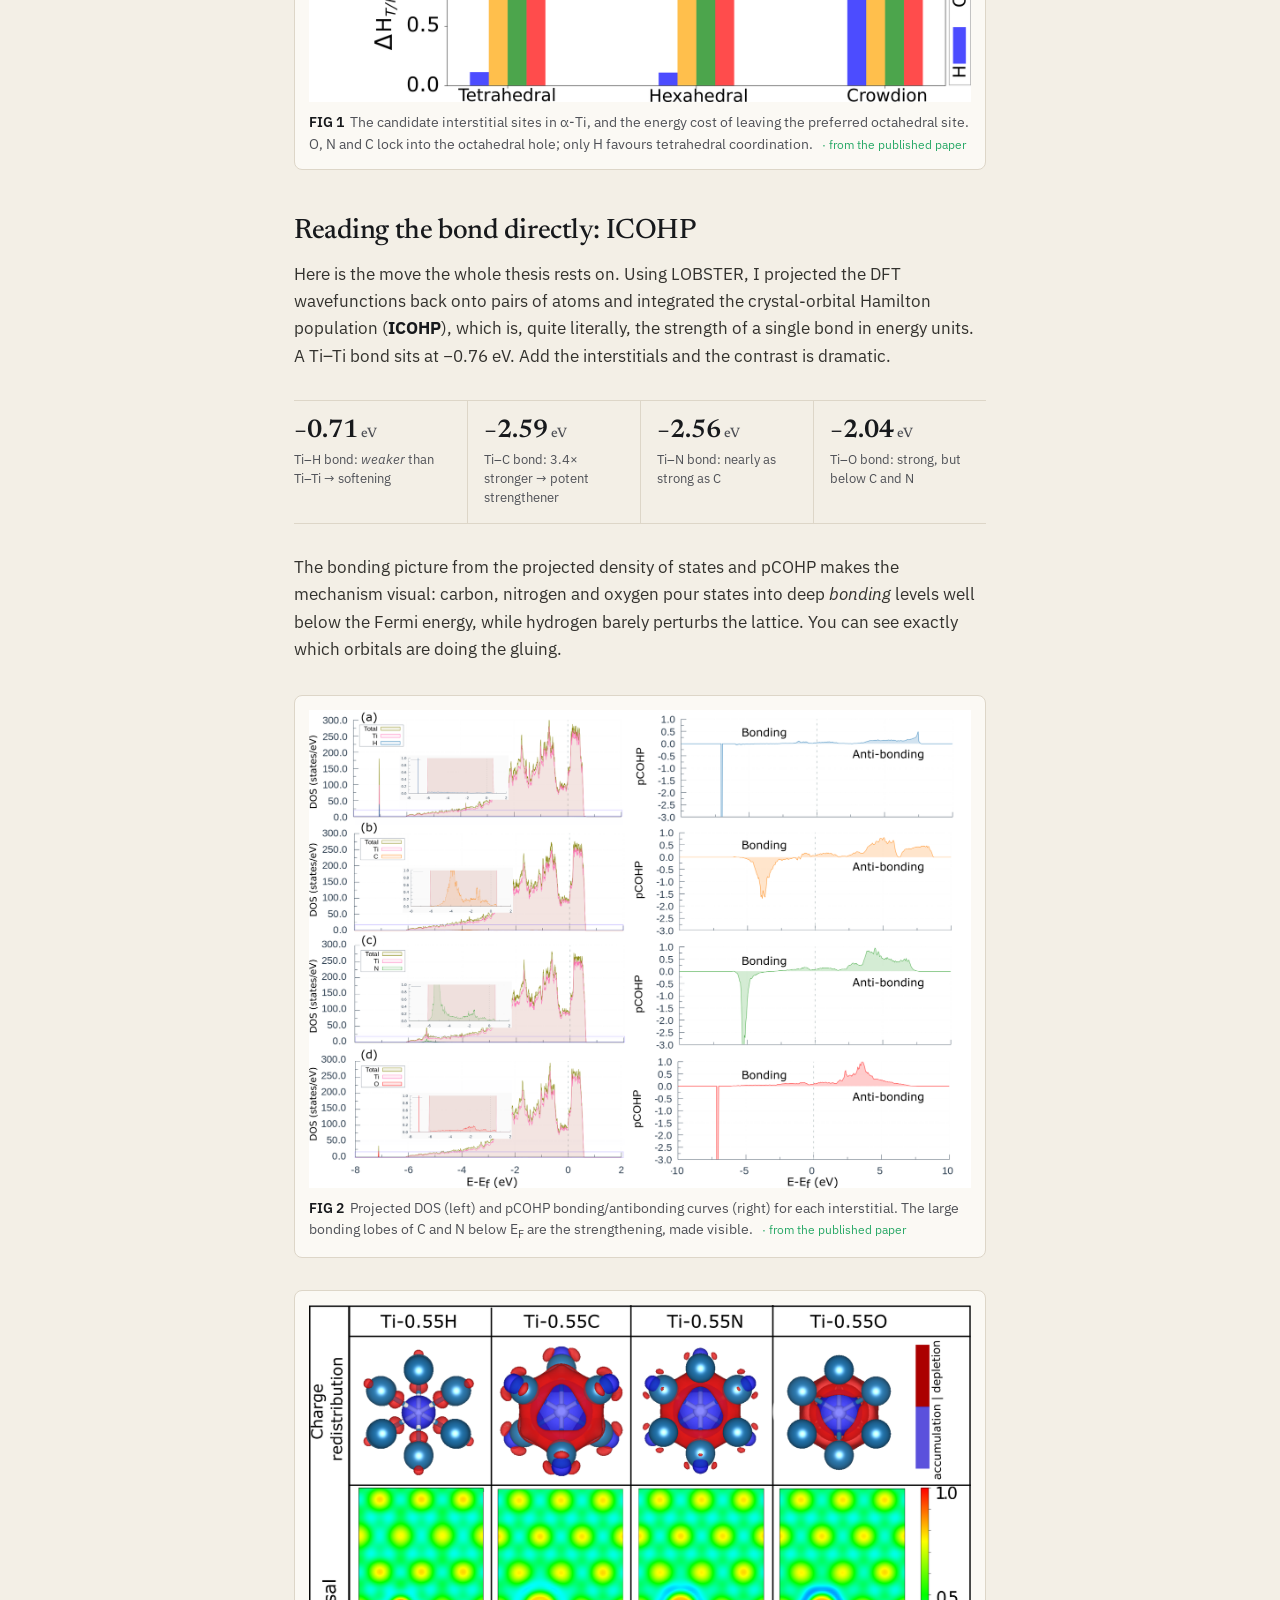
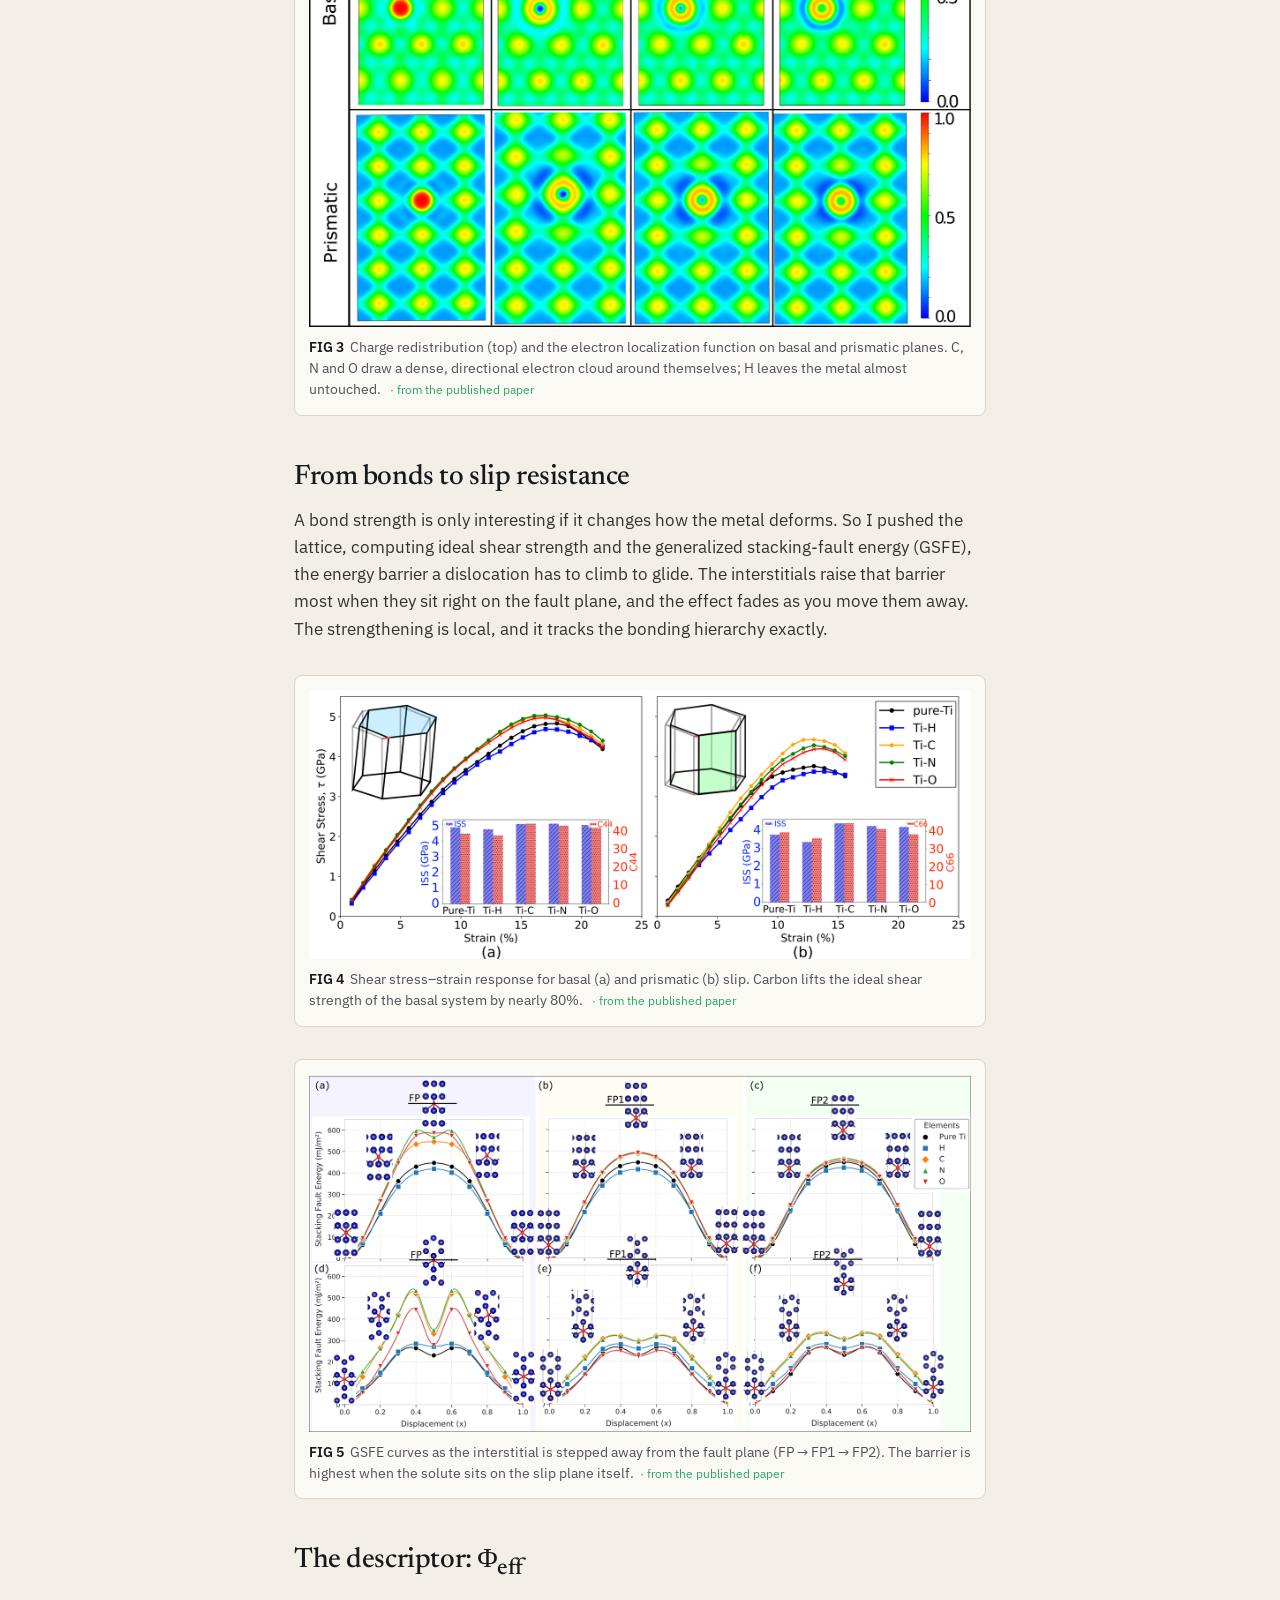
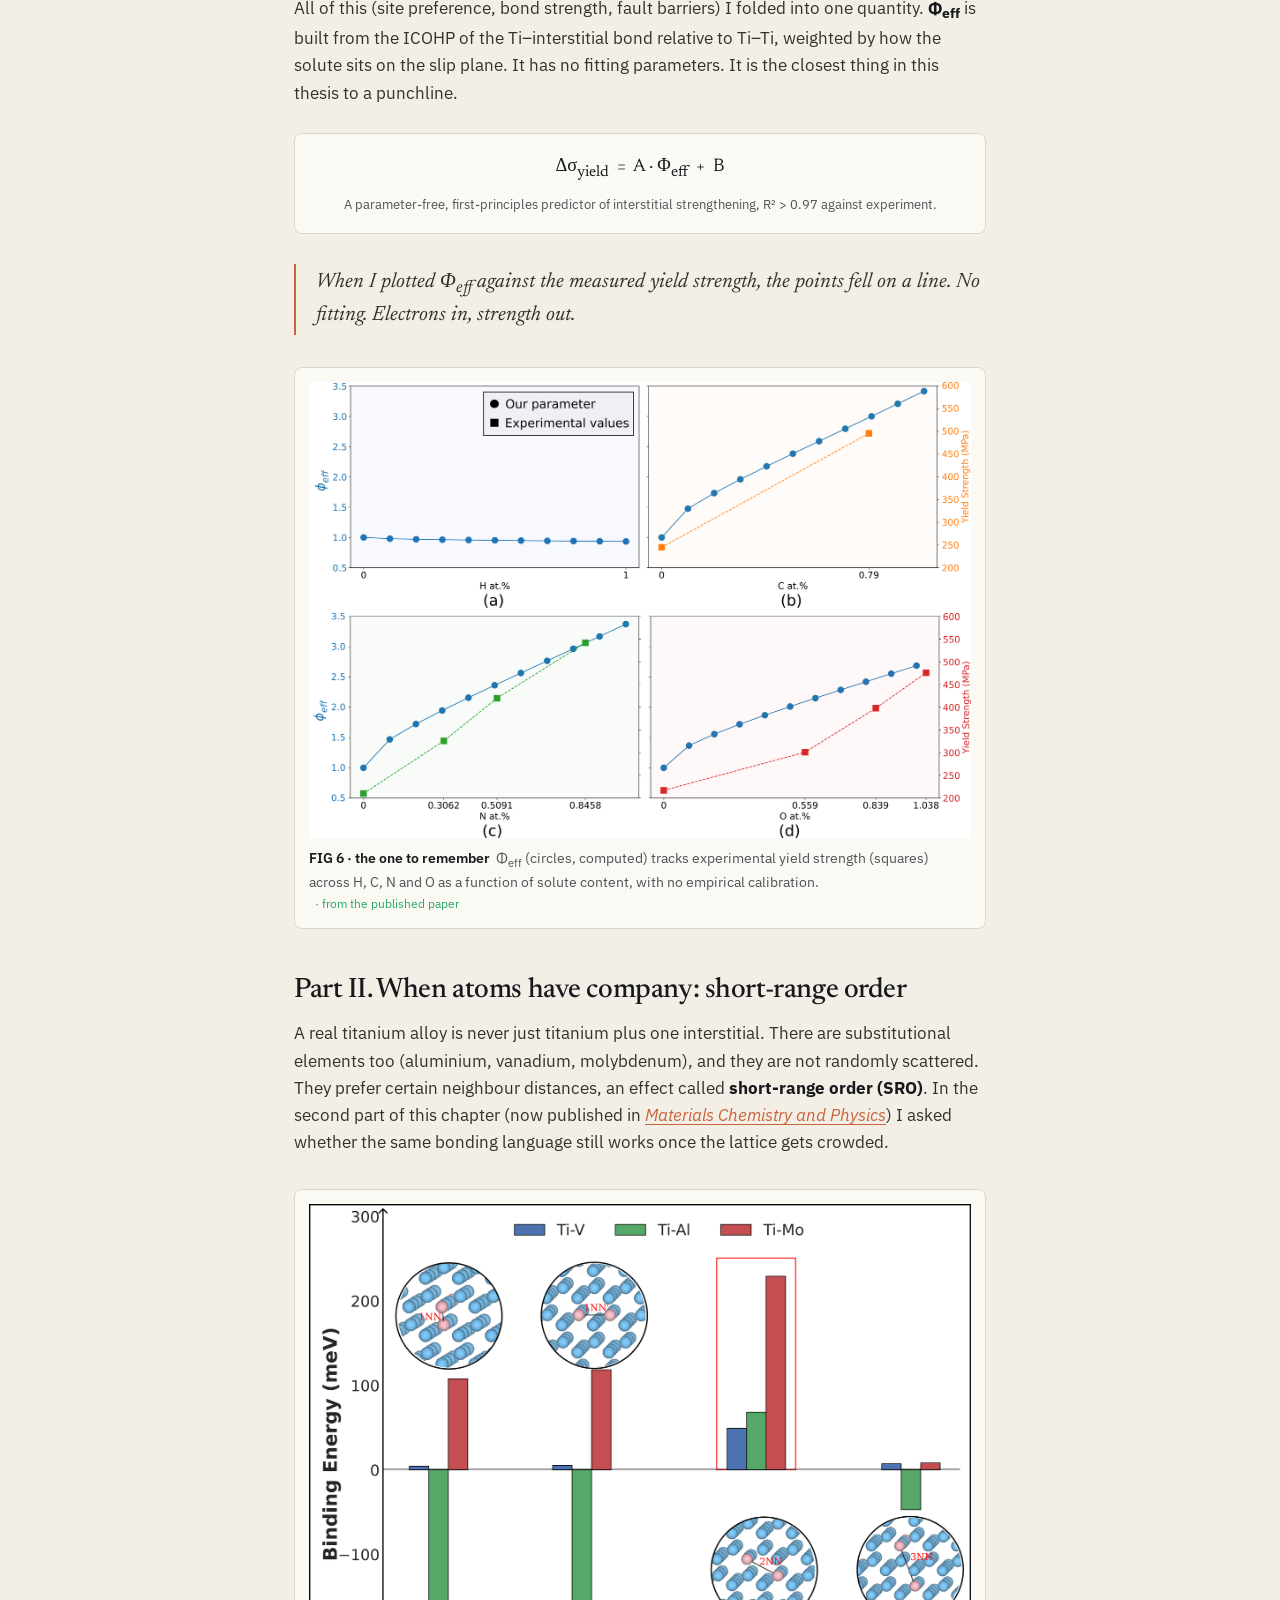
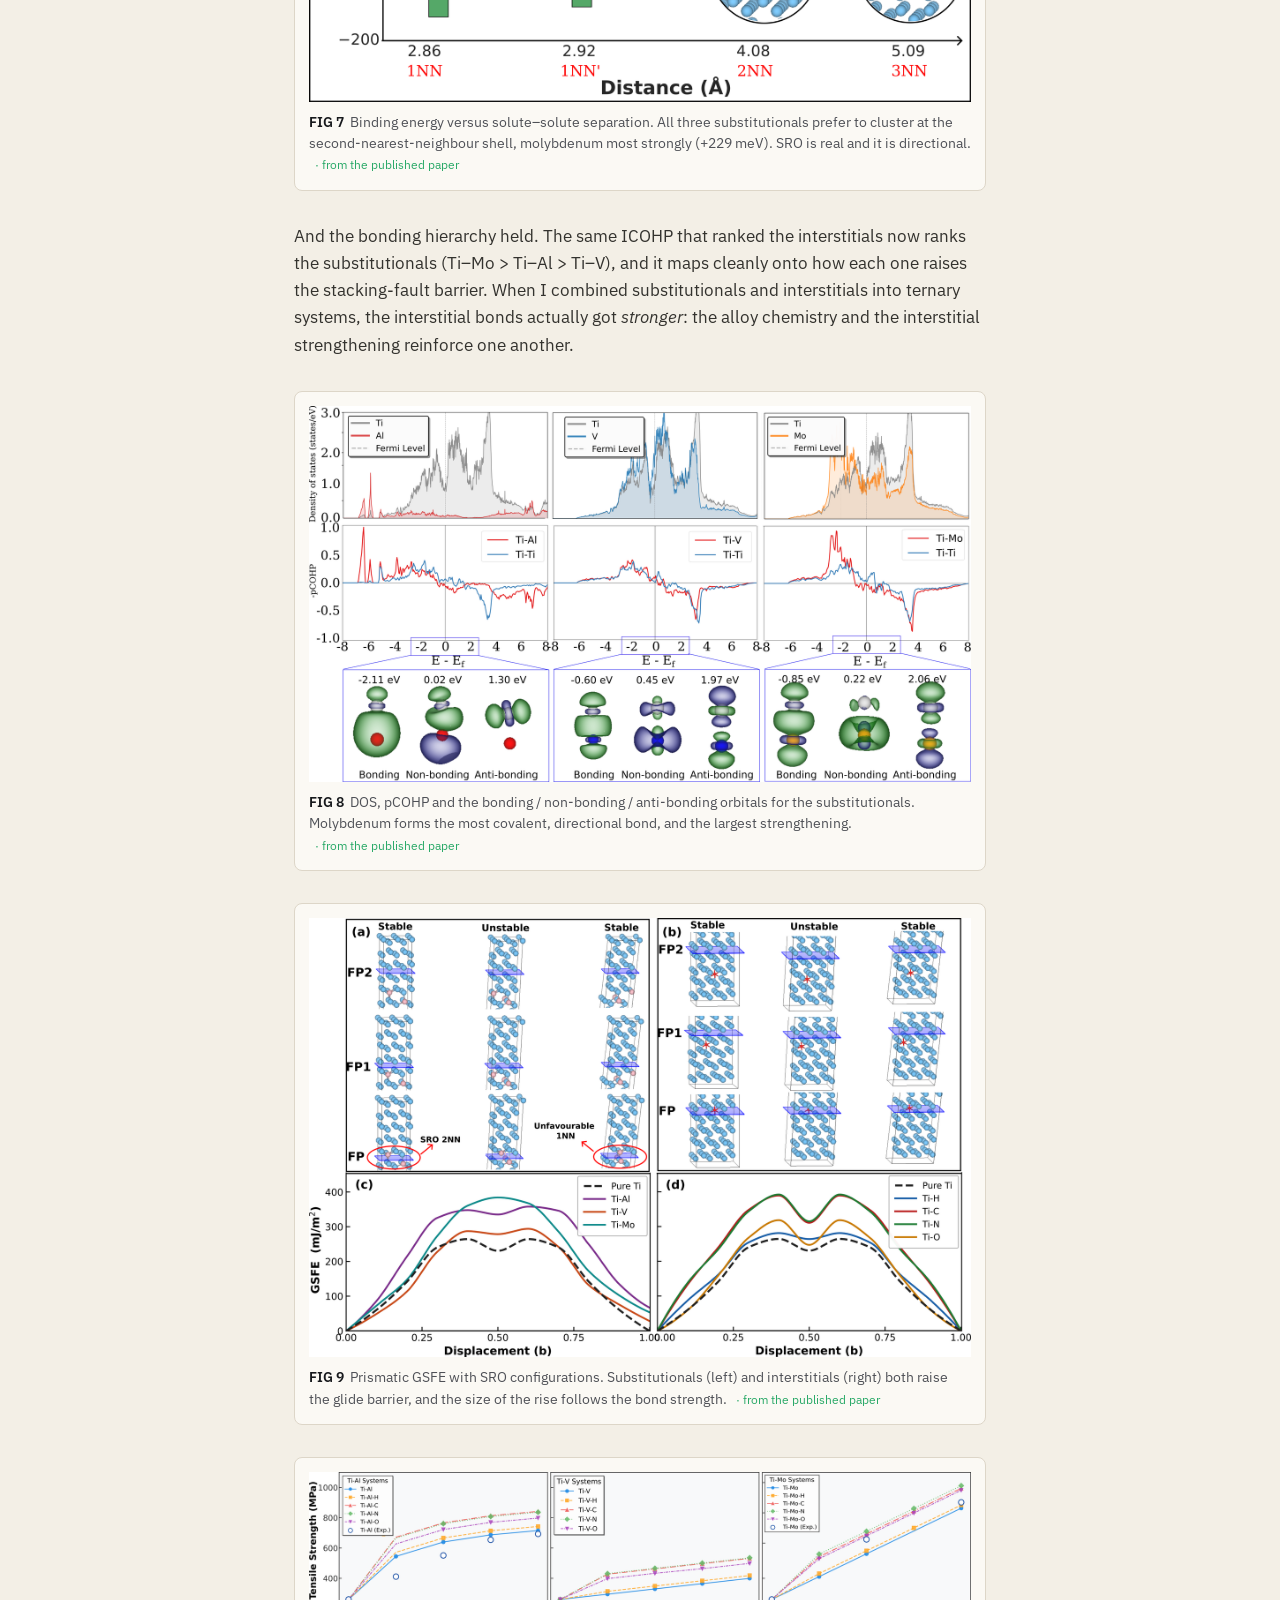
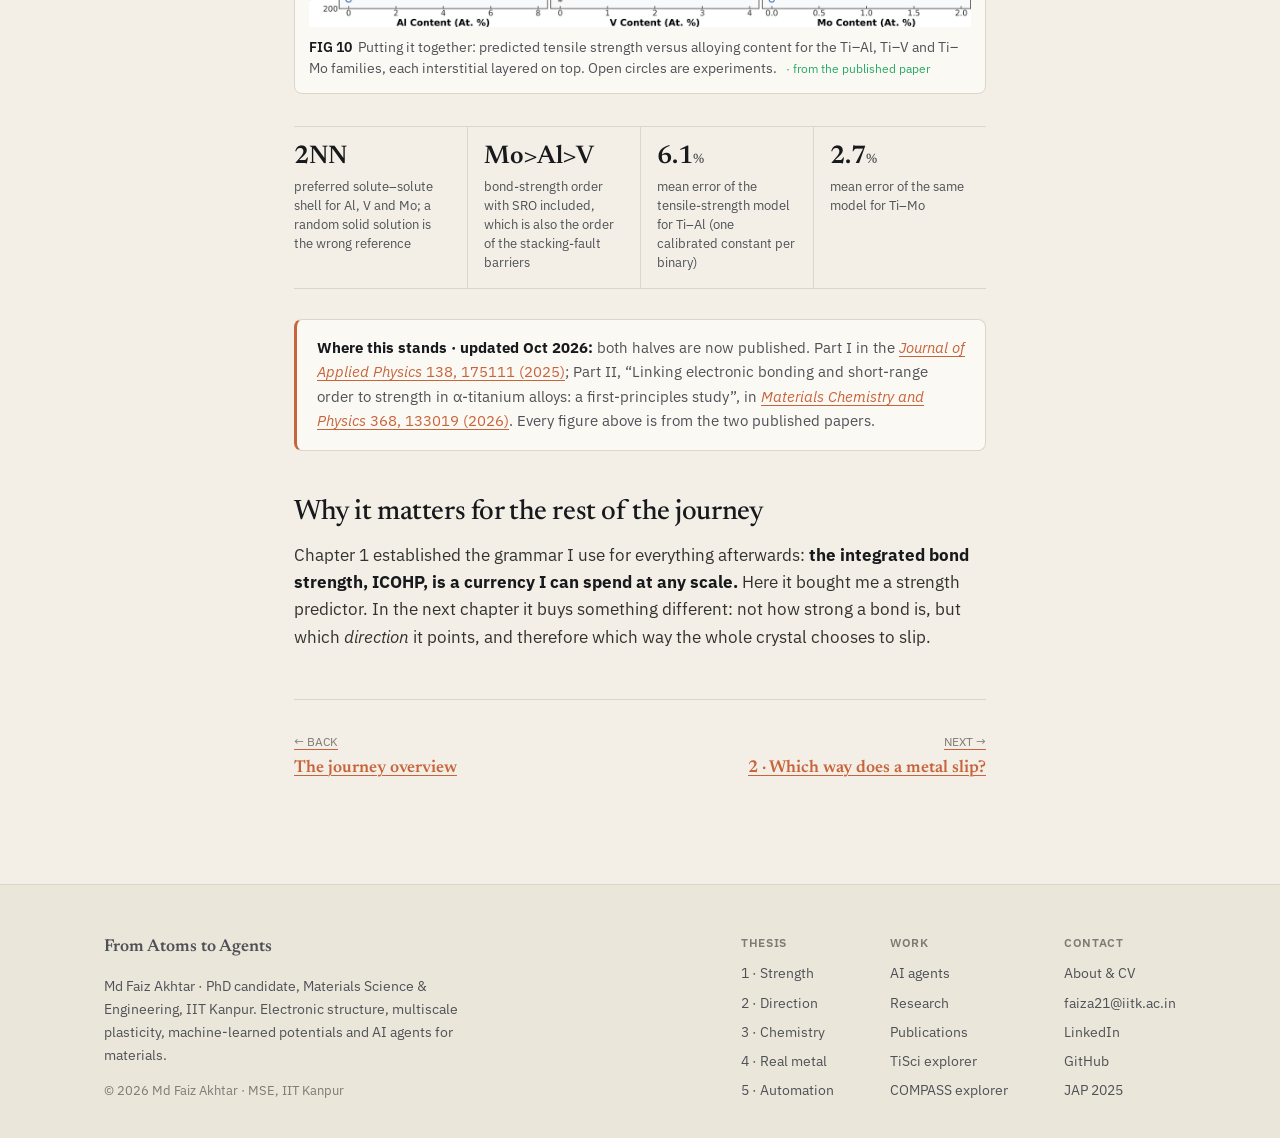
<file: chapter1.html>
<!doctype html>
<html lang="en">
<head>
<meta charset="utf-8">
<meta name="viewport" content="width=device-width, initial-scale=1">
<title>Chapter 1 · How strong is a bond? | Md Faiz Akhtar</title>
<meta name="description" content="Predicting interstitial strengthening in titanium from electronic structure alone: the story behind the Phi-eff descriptor. Md Faiz Akhtar.">
<link rel="preconnect" href="https://fonts.googleapis.com">
<link rel="preconnect" href="https://fonts.gstatic.com" crossorigin>
<link href="https://fonts.googleapis.com/css2?family=IBM+Plex+Mono:wght@400;500&family=IBM+Plex+Sans:wght@400;500;600&family=Newsreader:ital,opsz,wght@0,6..72,400;0,6..72,500;1,6..72,400&display=swap" rel="stylesheet">
<link rel="stylesheet" href="css/style.css">
<link rel="icon" href="data:image/svg+xml,<svg xmlns='http://www.w3.org/2000/svg' viewBox='0 0 100 100'><circle cx='50' cy='50' r='40' fill='none' stroke='%23b5542c' stroke-width='6'/><circle cx='50' cy='50' r='9' fill='%23b5542c'/></svg>">
<style>:root{--ac:var(--c1)}</style>
</head>
<body>

<nav class="nav">
  <div class="wrap">
    <a class="brand" href="index.html"><span class="dot"></span><span>Md Faiz Akhtar<small>Thesis · Chapter 1 · Strength</small></span></a>
    <button class="nav-toggle" aria-label="menu">&#9776;</button>
    <div class="nav-links">
      <a href="index.html">Home</a>
      <div class="dd">
        <a href="index.html#thesis" data-group="thesis">Thesis</a>
        <div class="dd-menu">
          <a href="chapter1.html" style="color:var(--c1)"><i>1</i><span style="color:var(--text)">How strong is a bond?</span></a>
          <a href="chapter2.html" style="color:var(--c2)"><i>2</i><span style="color:var(--text)">Which way does a metal slip?</span></a>
          <a href="chapter3.html" style="color:var(--c3)"><i>3</i><span style="color:var(--text)">Will two elements even mix? (COMPASS)</span></a>
          <a href="chapter4.html" style="color:var(--c4)"><i>4</i><span style="color:var(--text)">Does it hold up in a real metal?</span></a>
          <a href="chapter5.html" style="color:var(--c5)"><i>5</i><span style="color:var(--text)">Can an agent do this for me?</span></a>
        </div>
      </div>
      <a href="agents.html">AI Agents</a>
      <a href="research.html">Research</a>
      <a href="about.html#publications">Publications</a>
      <a href="about.html">About</a>
      <a class="nav-cv" href="assets/Md_Faiz_Akhtar_CV.pdf" target="_blank" rel="noopener">CV &darr;</a>
    </div>
  </div>
</nav>

<header class="ch-hero">
  <div class="wrap">
    <div class="ch-kicker">Chapter 1 · Electronic structure</div>
    <h1>How strong is a bond?</h1>
    <p class="scaleline">The smallest scale in the whole thesis (a single light atom dropped into titanium) and the question that started everything: can I predict strengthening from electrons alone?</p>
    <div class="ch-meta">
      <span class="chip"><b>Method</b> &nbsp;DFT (VASP) + LOBSTER</span>
      <span class="chip"><b>System</b> &nbsp;&alpha;-Ti + H, C, N, O</span>
      <span class="chip"><b>Status</b> &nbsp;Published · J. Appl. Phys. 138, 175111 (2025)</span>
      <span class="chip"><b>+ Part II</b> &nbsp;Published · Mater. Chem. Phys. 368, 133019 (2026)</span>
    </div>
  </div>
</header>

<article class="prose section">

  <p class="first reveal">Titanium has a strange sensitivity. You can take a perfectly good ingot and ruin it, or transform it, with a few hundred parts per million of oxygen or carbon. Aerospace suppliers grade
    titanium almost entirely by these invisible interstitial atoms. So the very first question I asked in my PhD
    was disarmingly simple: <strong>if a carbon atom strengthens titanium more than a hydrogen atom does, why?</strong>
    And could I see that answer in the electrons, before ever lifting a hammer?</p>

  <p class="reveal">The honest motivation was frustration. The textbook way to predict interstitial strengthening is to fit
    constants to experiments. That is useful, but circular. It tells you <em>that</em> carbon is potent, not <em>why</em>,
    and it can&rsquo;t predict a system nobody has measured yet. I wanted a number that came straight out of quantum
    mechanics and still landed on the experimental yield strength.</p>

  <h2 class="reveal">Where does an interstitial sit?</h2>
  <p class="reveal">Before strength, geometry. A light atom in HCP titanium has a choice of holes to occupy: octahedral,
    tetrahedral, hexahedral, crowdion. I computed the enthalpy of mixing for every interstitial in every site. Oxygen,
    nitrogen and carbon all settle into the octahedral site; hydrogen, the odd one out, prefers the tetrahedral pocket.
    That single fact, <em>where</em> the atom lives, turns out to set everything that follows.</p>

  <figure class="reveal">
    <img src="assets/img/ch1_interstitial_sites.png" alt="Interstitial site geometry and relative stabilities in alpha-Ti">
    <figcaption><b>FIG 1</b> &nbsp;The candidate interstitial sites in &alpha;-Ti, and the energy cost of leaving the
      preferred octahedral site. O, N and C lock into the octahedral hole; only H favours tetrahedral coordination.
      <span class="fig-pub">· from the published paper</span></figcaption>
  </figure>

  <h2 class="reveal">Reading the bond directly: ICOHP</h2>
  <p class="reveal">Here is the move the whole thesis rests on. Using LOBSTER, I projected the DFT wavefunctions back onto
    pairs of atoms and integrated the crystal-orbital Hamilton population (<strong>ICOHP</strong>), which is,
    quite literally, the strength of a single bond in energy units. A Ti&ndash;Ti bond sits at &minus;0.76&nbsp;eV. Add the
    interstitials and the contrast is dramatic.</p>

  <div class="kpis reveal">
    <div class="kpi"><div class="n">&minus;0.71<small> eV</small></div><div class="l">Ti&ndash;H bond: <em>weaker</em> than Ti&ndash;Ti &rarr; softening</div></div>
    <div class="kpi"><div class="n">&minus;2.59<small> eV</small></div><div class="l">Ti&ndash;C bond: 3.4&times; stronger &rarr; potent strengthener</div></div>
    <div class="kpi"><div class="n">&minus;2.56<small> eV</small></div><div class="l">Ti&ndash;N bond: nearly as strong as C</div></div>
    <div class="kpi"><div class="n">&minus;2.04<small> eV</small></div><div class="l">Ti&ndash;O bond: strong, but below C and N</div></div>
  </div>

  <p class="reveal">The bonding picture from the projected density of states and pCOHP makes the mechanism visual: carbon,
    nitrogen and oxygen pour states into deep <em>bonding</em> levels well below the Fermi energy, while hydrogen barely
    perturbs the lattice. You can see exactly which orbitals are doing the gluing.</p>

  <figure class="reveal">
    <img src="assets/img/ch1_pdos_pcohp.png" alt="Projected DOS and pCOHP for Ti-H, Ti-C, Ti-N, Ti-O">
    <figcaption><b>FIG 2</b> &nbsp;Projected DOS (left) and pCOHP bonding/antibonding curves (right) for each interstitial.
      The large bonding lobes of C and N below E<sub>F</sub> are the strengthening, made visible.
      <span class="fig-pub">· from the published paper</span></figcaption>
  </figure>

  <figure class="reveal">
    <img src="assets/img/ch1_charge_elf.png" alt="Charge redistribution and electron localization function maps">
    <figcaption><b>FIG 3</b> &nbsp;Charge redistribution (top) and the electron localization function on basal and prismatic
      planes. C, N and O draw a dense, directional electron cloud around themselves; H leaves the metal almost untouched.
      <span class="fig-pub">· from the published paper</span></figcaption>
  </figure>

  <h2 class="reveal">From bonds to slip resistance</h2>
  <p class="reveal">A bond strength is only interesting if it changes how the metal deforms. So I pushed the lattice, computing ideal shear strength and the generalized stacking-fault energy (GSFE), the energy barrier a dislocation has
    to climb to glide. The interstitials raise that barrier most when they sit right on the fault plane, and the effect
    fades as you move them away. The strengthening is local, and it tracks the bonding hierarchy exactly.</p>

  <figure class="reveal">
    <img src="assets/img/ch1_iss_curves.png" alt="Shear stress-strain curves for ideal shear strength">
    <figcaption><b>FIG 4</b> &nbsp;Shear stress&ndash;strain response for basal (a) and prismatic (b) slip. Carbon lifts the
      ideal shear strength of the basal system by nearly 80%. <span class="fig-pub">· from the published paper</span></figcaption>
  </figure>

  <figure class="reveal">
    <img src="assets/img/ch1_gsfe.png" alt="GSFE curves at fault-plane positions">
    <figcaption><b>FIG 5</b> &nbsp;GSFE curves as the interstitial is stepped away from the fault plane (FP &rarr; FP1 &rarr; FP2).
      The barrier is highest when the solute sits on the slip plane itself.<span class="fig-pub">· from the published paper</span></figcaption>
  </figure>

  <h2 class="reveal">The descriptor: &Phi;<sub>eff</sub></h2>
  <p class="reveal">All of this (site preference, bond strength, fault barriers) I folded into one quantity.
    <strong>&Phi;<sub>eff</sub></strong> is built from the ICOHP of the Ti&ndash;interstitial bond relative to Ti&ndash;Ti,
    weighted by how the solute sits on the slip plane. It has no fitting parameters. It is the closest thing in this thesis
    to a punchline.</p>

  <div class="eq reveal">
    &Delta;&sigma;<sub>yield</sub> &nbsp;=&nbsp; A &middot; &Phi;<sub>eff</sub> &nbsp;+&nbsp; B
    <small>A parameter-free, first-principles predictor of interstitial strengthening, R&sup2; &gt; 0.97 against experiment.</small>
  </div>

  <p class="pull reveal">When I plotted &Phi;<sub>eff</sub> against the measured yield strength, the points fell on a line.
    No fitting. Electrons in, strength out.</p>

  <figure class="reveal">
    <img src="assets/img/ch1_phieff_yield.png" alt="Phi-eff versus experimental yield strength for H, C, N, O">
    <figcaption><b>FIG 6 &middot; the one to remember</b> &nbsp;&Phi;<sub>eff</sub> (circles, computed) tracks experimental
      yield strength (squares) across H, C, N and O as a function of solute content, with no empirical calibration.
      <span class="fig-pub">· from the published paper</span></figcaption>
  </figure>

  <h2 class="reveal">Part II. When atoms have company: short-range order</h2>
  <p class="reveal">A real titanium alloy is never just titanium plus one interstitial. There are substitutional elements too (aluminium, vanadium, molybdenum), and they are not randomly scattered. They prefer certain neighbour
    distances, an effect called <strong>short-range order (SRO)</strong>. In the second part of this chapter (now published in
    <a href="https://www.sciencedirect.com/science/article/pii/S0254058426010138" target="_blank" rel="noopener"><em>Materials Chemistry and Physics</em></a>) I asked whether the same bonding language still works once the lattice gets crowded.</p>

  <figure class="reveal">
    <img src="assets/img/ch1_binding_energy.png" alt="Binding energy versus neighbour distance for Ti-Al, Ti-V, Ti-Mo">
    <figcaption><b>FIG 7</b> &nbsp;Binding energy versus solute&ndash;solute separation. All three substitutionals prefer to
      cluster at the second-nearest-neighbour shell, molybdenum most strongly (+229&nbsp;meV). SRO is real and it is directional. <span class="fig-pub">· from the published paper</span></figcaption>
  </figure>

  <p class="reveal">And the bonding hierarchy held. The same ICOHP that ranked the interstitials now ranks the substitutionals
    (Ti&ndash;Mo &gt; Ti&ndash;Al &gt; Ti&ndash;V), and it maps cleanly onto how each one raises the stacking-fault barrier.
    When I combined substitutionals and interstitials into ternary systems, the interstitial bonds actually got
    <em>stronger</em>: the alloy chemistry and the interstitial strengthening reinforce one another.</p>

  <figure class="reveal">
    <img src="assets/img/ch1_pdos_substitutional.png" alt="DOS, pCOHP and bonding orbitals for Ti-Al, Ti-V, Ti-Mo">
    <figcaption><b>FIG 8</b> &nbsp;DOS, pCOHP and the bonding / non-bonding / anti-bonding orbitals for the substitutionals.
      Molybdenum forms the most covalent, directional bond, and the largest strengthening. <span class="fig-pub">· from the published paper</span></figcaption>
  </figure>

  <figure class="reveal">
    <img src="assets/img/ch1_gsfe_sro.png" alt="GSFE with short-range-order configurations">
    <figcaption><b>FIG 9</b> &nbsp;Prismatic GSFE with SRO configurations. Substitutionals (left) and interstitials (right)
      both raise the glide barrier, and the size of the rise follows the bond strength. <span class="fig-pub">· from the published paper</span></figcaption>
  </figure>

  <figure class="reveal">
    <img src="assets/img/ch1_tensile_strength.png" alt="Predicted tensile strength versus alloy content">
    <figcaption><b>FIG 10</b> &nbsp;Putting it together: predicted tensile strength versus alloying content for the Ti&ndash;Al,
      Ti&ndash;V and Ti&ndash;Mo families, each interstitial layered on top. Open circles are experiments.
      <span class="fig-pub">· from the published paper</span></figcaption>
  </figure>

  <div class="kpis reveal">
    <div class="kpi"><div class="n">2NN</div><div class="l">preferred solute&ndash;solute shell for Al, V and Mo; a random solid solution is the wrong reference</div></div>
    <div class="kpi"><div class="n">Mo&gt;Al&gt;V</div><div class="l">bond-strength order with SRO included, which is also the order of the stacking-fault barriers</div></div>
    <div class="kpi"><div class="n">6.1<small>%</small></div><div class="l">mean error of the tensile-strength model for Ti&ndash;Al (one calibrated constant per binary)</div></div>
    <div class="kpi"><div class="n">2.7<small>%</small></div><div class="l">mean error of the same model for Ti&ndash;Mo</div></div>
  </div>
  

  <div class="note update reveal"><b>Where this stands &middot; updated Oct 2026:</b> both halves are now published. Part I in the
    <a href="https://pubs.aip.org/aip/jap/article/138/17/175111/3371105/A-novel-electronic-structure-based-prediction-of" target="_blank" rel="noopener"><em>Journal of Applied Physics</em> 138, 175111 (2025)</a>;
    Part II, &ldquo;Linking electronic bonding and short-range order to strength in &alpha;-titanium alloys: a first-principles study&rdquo;, in
    <a href="https://www.sciencedirect.com/science/article/pii/S0254058426010138" target="_blank" rel="noopener"><em>Materials Chemistry and Physics</em> 368, 133019 (2026)</a>.
    Every figure above is from the two published papers.</div>

  <h2 class="reveal">Why it matters for the rest of the journey</h2>
  <p class="reveal">Chapter 1 established the grammar I use for everything afterwards: <strong>the integrated bond strength,
    ICOHP, is a currency I can spend at any scale.</strong> Here it bought me a strength predictor. In the next chapter it
    buys something different: not how strong a bond is, but which <em>direction</em> it points, and therefore which way
    the whole crystal chooses to slip.</p>

  <div class="pager">
    <a href="index.html"><div class="dir">&larr; BACK</div><div class="ttl">The journey overview</div></a>
    <a class="next" href="chapter2.html"><div class="dir">NEXT &rarr;</div><div class="ttl">2 · Which way does a metal slip?</div></a>
  </div>
</article>

<footer>
  <div class="wrap">
    <div style="max-width:380px">
      <div class="brand" style="margin-bottom:12px"><span class="dot"></span><span>From Atoms to Agents</span></div>
      <div style="font-size:.9rem;line-height:1.6">Md Faiz Akhtar &middot; PhD candidate, Materials Science &amp; Engineering, IIT Kanpur. Electronic structure, multiscale plasticity, machine-learned potentials and AI agents for materials.</div>
      <div style="font-size:.8rem;color:var(--muted-2);margin-top:14px">&copy; 2026 Md Faiz Akhtar &middot; MSE, IIT Kanpur</div>
    </div>
    <div class="foot-cols">
      <div class="col"><span class="h">Thesis</span>
        <a href="chapter1.html">1 &middot; Strength</a><a href="chapter2.html">2 &middot; Direction</a><a href="chapter3.html">3 &middot; Chemistry</a><a href="chapter4.html">4 &middot; Real metal</a><a href="chapter5.html">5 &middot; Automation</a></div>
      <div class="col"><span class="h">Work</span>
        <a href="agents.html">AI agents</a><a href="research.html">Research</a><a href="about.html#publications">Publications</a><a href="https://akhtar07.github.io/tisci-explorer/" target="_blank" rel="noopener">TiSci explorer</a><a href="https://akhtar07.github.io/compass-explorer/" target="_blank" rel="noopener">COMPASS explorer</a></div>
      <div class="col"><span class="h">Contact</span>
        <a href="about.html">About &amp; CV</a>
        <a href="mailto:faiza21@iitk.ac.in">faiza21@iitk.ac.in</a>
        <a href="https://www.linkedin.com/in/md-faiz-akhtar-a51960246/" target="_blank" rel="noopener">LinkedIn</a>
        <a href="https://github.com/akhtar07" target="_blank" rel="noopener">GitHub</a>
        <a href="https://pubs.aip.org/aip/jap/article/138/17/175111/3371105/A-novel-electronic-structure-based-prediction-of" target="_blank" rel="noopener">JAP 2025</a></div>
    </div>
  </div>
</footer>
<button class="totop" aria-label="Back to top">&uarr;</button>
<script src="js/main.js"></script>
</body>
</html>
</file>
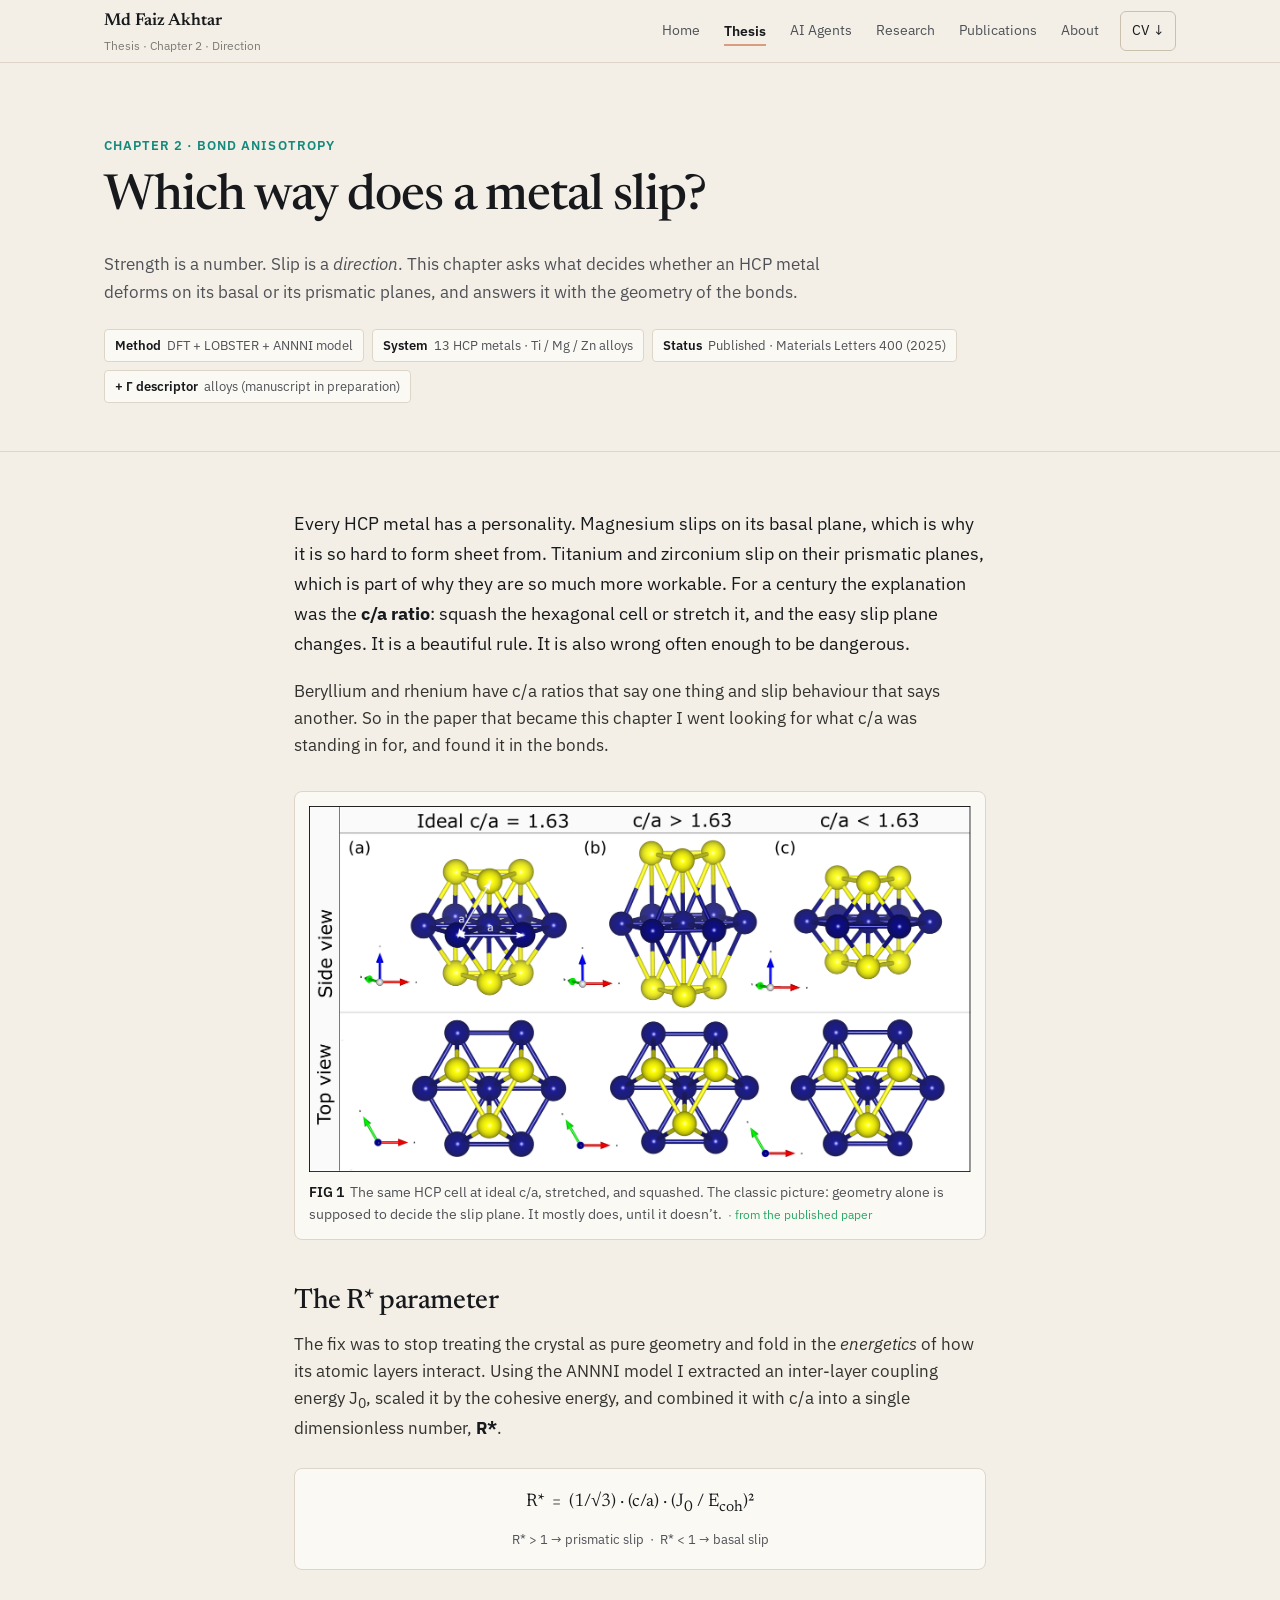
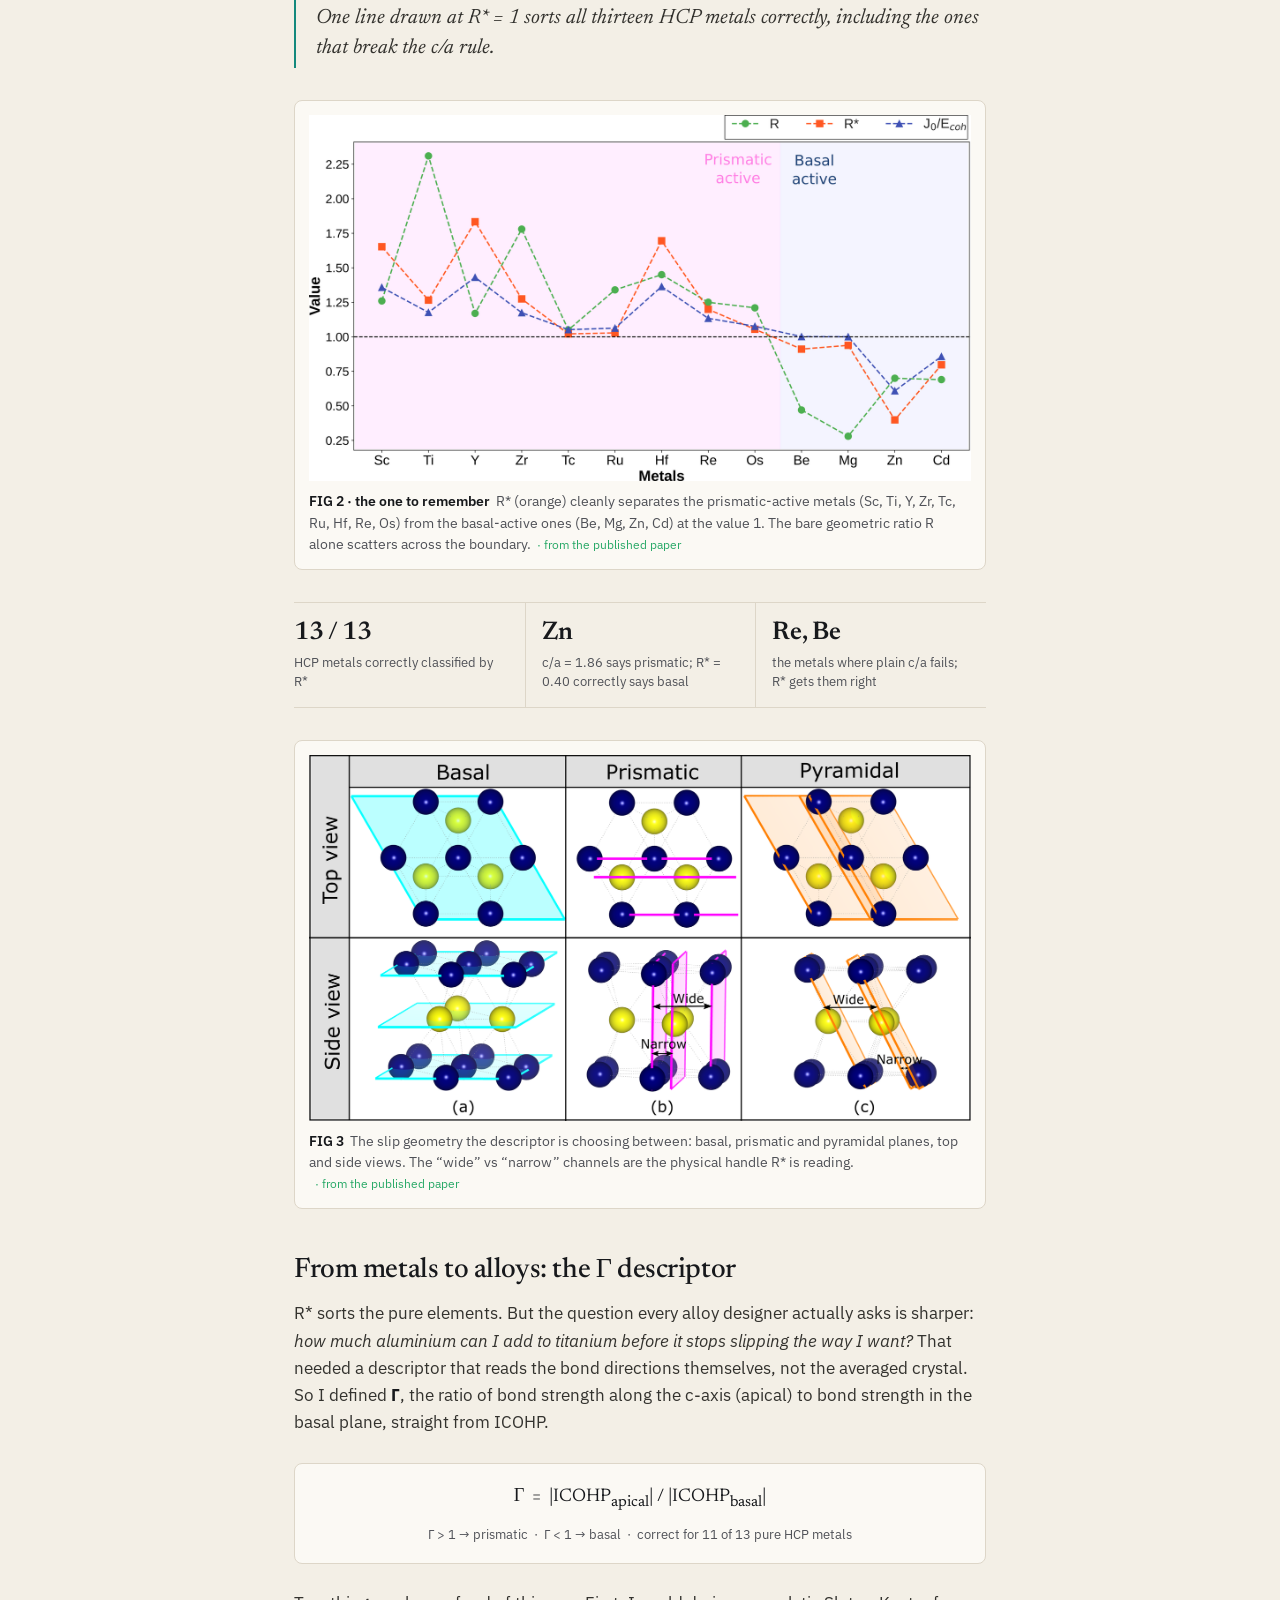
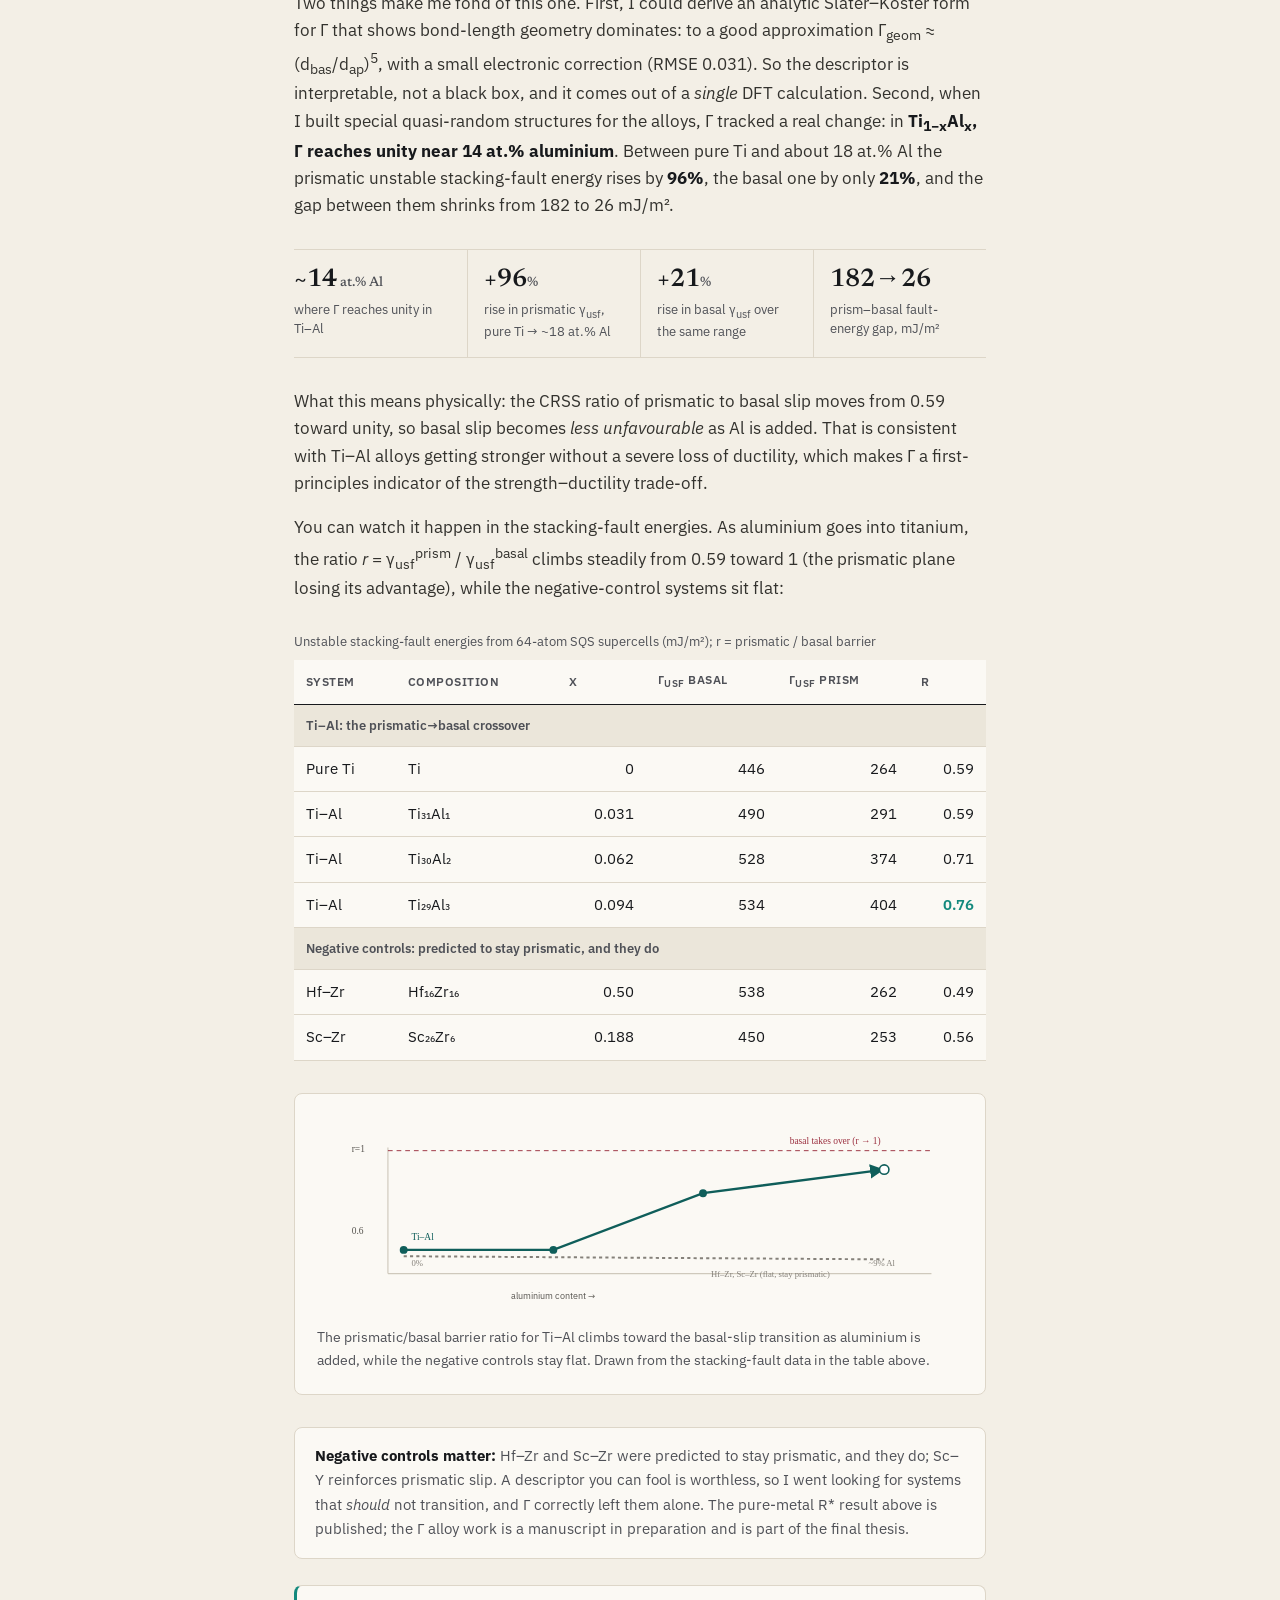
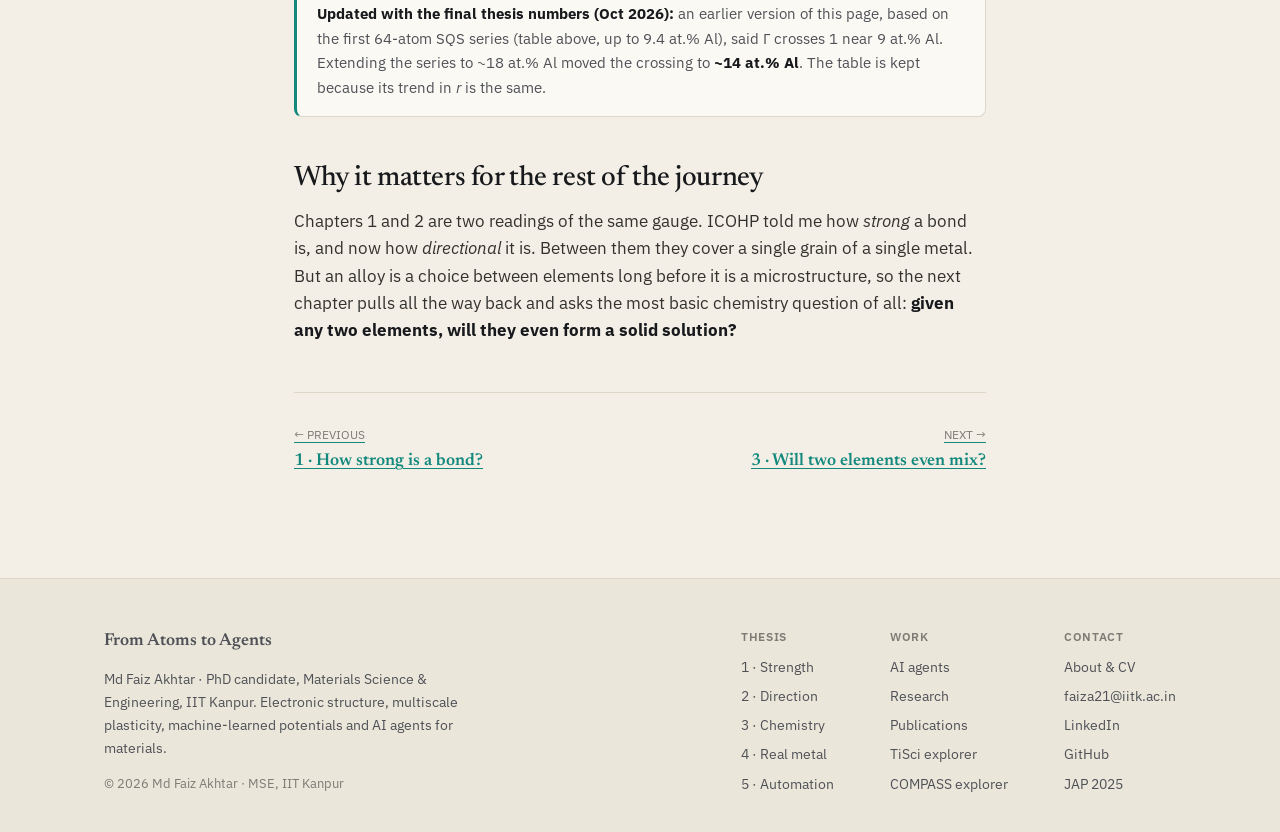
<file: chapter2.html>
<!doctype html>
<html lang="en">
<head>
<meta charset="utf-8">
<meta name="viewport" content="width=device-width, initial-scale=1">
<title>Chapter 2 · Which way does a metal slip? | Md Faiz Akhtar</title>
<meta name="description" content="Predicting primary slip systems in HCP metals and alloys from bond anisotropy: the R* and Gamma descriptors. Md Faiz Akhtar.">
<link rel="preconnect" href="https://fonts.googleapis.com">
<link rel="preconnect" href="https://fonts.gstatic.com" crossorigin>
<link href="https://fonts.googleapis.com/css2?family=IBM+Plex+Mono:wght@400;500&family=IBM+Plex+Sans:wght@400;500;600&family=Newsreader:ital,opsz,wght@0,6..72,400;0,6..72,500;1,6..72,400&display=swap" rel="stylesheet">
<link rel="stylesheet" href="css/style.css">
<link rel="icon" href="data:image/svg+xml,<svg xmlns='http://www.w3.org/2000/svg' viewBox='0 0 100 100'><circle cx='50' cy='50' r='40' fill='none' stroke='%230f5e5a' stroke-width='6'/><circle cx='50' cy='50' r='9' fill='%230f5e5a'/></svg>">
<style>:root{--ac:var(--c2)}</style>
</head>
<body>

<nav class="nav">
  <div class="wrap">
    <a class="brand" href="index.html"><span class="dot"></span><span>Md Faiz Akhtar<small>Thesis · Chapter 2 · Direction</small></span></a>
    <button class="nav-toggle" aria-label="menu">&#9776;</button>
    <div class="nav-links">
      <a href="index.html">Home</a>
      <div class="dd">
        <a href="index.html#thesis" data-group="thesis">Thesis</a>
        <div class="dd-menu">
          <a href="chapter1.html" style="color:var(--c1)"><i>1</i><span style="color:var(--text)">How strong is a bond?</span></a>
          <a href="chapter2.html" style="color:var(--c2)"><i>2</i><span style="color:var(--text)">Which way does a metal slip?</span></a>
          <a href="chapter3.html" style="color:var(--c3)"><i>3</i><span style="color:var(--text)">Will two elements even mix? (COMPASS)</span></a>
          <a href="chapter4.html" style="color:var(--c4)"><i>4</i><span style="color:var(--text)">Does it hold up in a real metal?</span></a>
          <a href="chapter5.html" style="color:var(--c5)"><i>5</i><span style="color:var(--text)">Can an agent do this for me?</span></a>
        </div>
      </div>
      <a href="agents.html">AI Agents</a>
      <a href="research.html">Research</a>
      <a href="about.html#publications">Publications</a>
      <a href="about.html">About</a>
      <a class="nav-cv" href="assets/Md_Faiz_Akhtar_CV.pdf" target="_blank" rel="noopener">CV &darr;</a>
    </div>
  </div>
</nav>

<header class="ch-hero">
  <div class="wrap">
    <div class="ch-kicker">Chapter 2 · Bond anisotropy</div>
    <h1>Which way does a metal slip?</h1>
    <p class="scaleline">Strength is a number. Slip is a <em>direction</em>. This chapter asks what decides whether an HCP
      metal deforms on its basal or its prismatic planes, and answers it with the geometry of the bonds.</p>
    <div class="ch-meta">
      <span class="chip"><b>Method</b> &nbsp;DFT + LOBSTER + ANNNI model</span>
      <span class="chip"><b>System</b> &nbsp;13 HCP metals &middot; Ti / Mg / Zn alloys</span>
      <span class="chip"><b>Status</b> &nbsp;Published · Materials Letters 400 (2025)</span>
      <span class="chip"><b>+ &Gamma; descriptor</b> &nbsp;alloys (manuscript in preparation)</span>
    </div>
  </div>
</header>

<article class="prose section">

  <p class="first reveal">Every HCP metal has a personality. Magnesium slips on its basal plane, which is why it is so hard to
    form sheet from. Titanium and zirconium slip on their prismatic planes, which is part of why they are so much more
    workable. For a century the explanation was the <strong>c/a ratio</strong>: squash the hexagonal cell or stretch
    it, and the easy slip plane changes. It is a beautiful rule. It is also wrong often enough to be dangerous.</p>

  <p class="reveal">Beryllium and rhenium have c/a ratios that say one thing and slip behaviour that says another. So in the
    paper that became this chapter I went looking for what c/a was standing in for, and found it in the bonds.</p>

  <figure class="reveal">
    <img src="assets/img/ch2_ca_structures.png" alt="HCP unit cell at ideal, greater-than and less-than-ideal c/a ratios">
    <figcaption><b>FIG 1</b> &nbsp;The same HCP cell at ideal c/a, stretched, and squashed. The classic picture: geometry
      alone is supposed to decide the slip plane. It mostly does, until it doesn&rsquo;t.<span class="fig-pub">· from the published paper</span></figcaption>
  </figure>

  <h2 class="reveal">The R* parameter</h2>
  <p class="reveal">The fix was to stop treating the crystal as pure geometry and fold in the <em>energetics</em> of how its
    atomic layers interact. Using the ANNNI model I extracted an inter-layer coupling energy J<sub>0</sub>, scaled it by the
    cohesive energy, and combined it with c/a into a single dimensionless number, <strong>R*</strong>.</p>

  <div class="eq reveal">
    R* &nbsp;=&nbsp; (1/&radic;3) &middot; (c/a) &middot; (J<sub>0</sub> / E<sub>coh</sub>)&sup2;
    <small>R* &gt; 1 &rarr; prismatic slip &nbsp;&middot;&nbsp; R* &lt; 1 &rarr; basal slip</small>
  </div>

  <p class="pull reveal">One line drawn at R* = 1 sorts all thirteen HCP metals correctly, including the ones that
    break the c/a rule.</p>

  <figure class="reveal">
    <img src="assets/img/ch2_rstar_comparison.png" alt="R*, J0/Ecoh and R compared across 13 HCP metals">
    <figcaption><b>FIG 2 &middot; the one to remember</b> &nbsp;R* (orange) cleanly separates the prismatic-active metals
      (Sc, Ti, Y, Zr, Tc, Ru, Hf, Re, Os) from the basal-active ones (Be, Mg, Zn, Cd) at the value 1. The bare geometric
      ratio R alone scatters across the boundary.<span class="fig-pub">· from the published paper</span></figcaption>
  </figure>

  <div class="kpis reveal">
    <div class="kpi"><div class="n">13 / 13</div><div class="l">HCP metals correctly classified by R*</div></div>
    <div class="kpi"><div class="n">Zn</div><div class="l">c/a = 1.86 says prismatic; R* = 0.40 correctly says basal</div></div>
    <div class="kpi"><div class="n">Re, Be</div><div class="l">the metals where plain c/a fails; R* gets them right</div></div>
  </div>

  <figure class="reveal">
    <img src="assets/img/ch2_slip_planes.png" alt="Basal, prismatic and pyramidal slip planes in HCP">
    <figcaption><b>FIG 3</b> &nbsp;The slip geometry the descriptor is choosing between: basal, prismatic and pyramidal
      planes, top and side views. The &ldquo;wide&rdquo; vs &ldquo;narrow&rdquo; channels are the physical handle R* is reading.<span class="fig-pub">· from the published paper</span></figcaption>
  </figure>

  <h2 class="reveal">From metals to alloys: the &Gamma; descriptor</h2>
  <p class="reveal">R* sorts the pure elements. But the question every alloy designer actually asks is sharper: <em>how much
    aluminium can I add to titanium before it stops slipping the way I want?</em> That needed a descriptor that reads the
    bond directions themselves, not the averaged crystal. So I defined <strong>&Gamma;</strong>, the ratio of bond
    strength along the c-axis (apical) to bond strength in the basal plane, straight from ICOHP.</p>

  <div class="eq reveal">
    &Gamma; &nbsp;=&nbsp; |ICOHP<sub>apical</sub>| / |ICOHP<sub>basal</sub>|
    <small>&Gamma; &gt; 1 &rarr; prismatic &nbsp;&middot;&nbsp; &Gamma; &lt; 1 &rarr; basal &nbsp;&middot;&nbsp; correct for 11 of 13 pure HCP metals</small>
  </div>

  <p class="reveal">Two things make me fond of this one. First, I could derive an analytic Slater&ndash;Koster form for &Gamma;
    that shows bond-length geometry dominates: to a good approximation &Gamma;<sub>geom</sub> &asymp; (d<sub>bas</sub>/d<sub>ap</sub>)<sup>5</sup>, with a small electronic correction (RMSE 0.031). So the descriptor is interpretable, not a black box, and it comes out of a
    <em>single</em> DFT calculation. Second, when I built special quasi-random structures for the alloys, &Gamma; tracked a real
    change: in <strong>Ti<sub>1&minus;x</sub>Al<sub>x</sub>, &Gamma; reaches unity near 14 at.% aluminium</strong>. Between pure Ti
    and about 18 at.% Al the prismatic unstable stacking-fault energy rises by <strong>96%</strong>, the basal one by only
    <strong>21%</strong>, and the gap between them shrinks from 182 to 26 mJ/m&sup2;.</p>

  <div class="kpis reveal">
    <div class="kpi"><div class="n">~14<small> at.% Al</small></div><div class="l">where &Gamma; reaches unity in Ti&ndash;Al</div></div>
    <div class="kpi"><div class="n">+96<small>%</small></div><div class="l">rise in prismatic &gamma;<sub>usf</sub>, pure Ti &rarr; ~18 at.% Al</div></div>
    <div class="kpi"><div class="n">+21<small>%</small></div><div class="l">rise in basal &gamma;<sub>usf</sub> over the same range</div></div>
    <div class="kpi"><div class="n">182&rarr;26</div><div class="l">prism&ndash;basal fault-energy gap, mJ/m&sup2;</div></div>
  </div>

  <p class="reveal">What this means physically: the CRSS ratio of prismatic to basal slip moves from 0.59 toward unity, so basal
    slip becomes <em>less unfavourable</em> as Al is added. That is consistent with Ti&ndash;Al alloys getting stronger without a
    severe loss of ductility, which makes &Gamma; a first-principles indicator of the strength&ndash;ductility trade-off.</p>

  <p class="reveal">You can watch it happen in the stacking-fault energies. As aluminium goes into titanium, the ratio
    <em>r</em> = &gamma;<sub>usf</sub><sup>prism</sup> / &gamma;<sub>usf</sub><sup>basal</sup> climbs steadily from 0.59 toward 1 (the prismatic plane losing its advantage), while the negative-control systems sit flat:</p>

  <div class="tbl-scroll reveal">
    <table class="dtable">
      <caption>Unstable stacking-fault energies from 64-atom SQS supercells (mJ/m&sup2;); r = prismatic / basal barrier</caption>
      <thead><tr><th>System</th><th>composition</th><th>x</th><th>&gamma;<sub>usf</sub> basal</th><th>&gamma;<sub>usf</sub> prism</th><th>r</th></tr></thead>
      <tbody>
        <tr class="grouphead"><td colspan="6">Ti&ndash;Al: the prismatic&rarr;basal crossover</td></tr>
        <tr><td>Pure Ti</td><td>Ti</td><td class="num">0</td><td class="num">446</td><td class="num">264</td><td class="num">0.59</td></tr>
        <tr><td>Ti&ndash;Al</td><td>Ti&#8323;&#8321;Al&#8321;</td><td class="num">0.031</td><td class="num">490</td><td class="num">291</td><td class="num">0.59</td></tr>
        <tr><td>Ti&ndash;Al</td><td>Ti&#8323;&#8320;Al&#8322;</td><td class="num">0.062</td><td class="num">528</td><td class="num">374</td><td class="num">0.71</td></tr>
        <tr><td>Ti&ndash;Al</td><td>Ti&#8322;&#8329;Al&#8323;</td><td class="num">0.094</td><td class="num">534</td><td class="num">404</td><td class="num hl">0.76</td></tr>
        <tr class="grouphead"><td colspan="6">Negative controls: predicted to stay prismatic, and they do</td></tr>
        <tr><td>Hf&ndash;Zr</td><td>Hf&#8321;&#8326;Zr&#8321;&#8326;</td><td class="num">0.50</td><td class="num">538</td><td class="num">262</td><td class="num">0.49</td></tr>
        <tr><td>Sc&ndash;Zr</td><td>Sc&#8322;&#8326;Zr&#8326;</td><td class="num">0.188</td><td class="num">450</td><td class="num">253</td><td class="num">0.56</td></tr>
      </tbody>
    </table>
  </div>

  <div class="diagram reveal">
    <svg viewBox="0 0 820 250" role="img" aria-label="Stacking-fault barrier ratio r versus aluminium content">
      <defs><marker id="a2" markerWidth="9" markerHeight="9" refX="6" refY="3" orient="auto">
        <path d="M0,0 L6,3 L0,6 Z" fill="#0f5e5a"/></marker></defs>
      <!-- axes -->
      <line x1="90" y1="200" x2="780" y2="200" stroke="#cfc9bc" stroke-width="1.5"/>
      <line x1="90" y1="40" x2="90" y2="200" stroke="#cfc9bc" stroke-width="1.5"/>
      <text x="44" y="46" fill="#55534e" font-size="12" font-family="JetBrains Mono">r=1</text>
      <text x="44" y="150" fill="#55534e" font-size="12" font-family="JetBrains Mono">0.6</text>
      <!-- r=1 transition line -->
      <line x1="90" y1="44" x2="780" y2="44" stroke="#9b2f3f" stroke-width="1.2" stroke-dasharray="6 5"/>
      <text x="600" y="36" fill="#9b2f3f" font-size="12" font-family="JetBrains Mono">basal takes over (r &rarr; 1)</text>
      <!-- Ti-Al rising curve: r 0.59,0.59,0.71,0.76 at x 0,0.031,0.062,0.094 -->
      <!-- map x:0..0.10 -> 110..720 ; r:0.5..1.0 -> 200..44 -->
      <polyline points="110,170 300,170 490,98 720,68" fill="none" stroke="#0f5e5a" stroke-width="3" marker-end="url(#a2)"/>
      <circle cx="110" cy="170" r="5" fill="#0f5e5a"/><circle cx="300" cy="170" r="5" fill="#0f5e5a"/>
      <circle cx="490" cy="98" r="5" fill="#0f5e5a"/><circle cx="720" cy="68" r="6" fill="#fff" stroke="#0f5e5a" stroke-width="2"/>
      <text x="120" y="190" fill="#85817a" font-size="11" font-family="JetBrains Mono">0%</text>
      <text x="700" y="190" fill="#85817a" font-size="11" font-family="JetBrains Mono">~9% Al</text>
      <text x="120" y="158" fill="#0f5e5a" font-size="12" font-family="JetBrains Mono">Ti&ndash;Al</text>
      <!-- flat controls -->
      <polyline points="110,178 720,182" fill="none" stroke="#85817a" stroke-width="2.5" stroke-dasharray="4 4"/>
      <text x="500" y="205" fill="#85817a" font-size="11" font-family="JetBrains Mono">Hf&ndash;Zr, Sc&ndash;Zr (flat, stay prismatic)</text>
      <text x="300" y="232" fill="#55534e" font-size="12" font-family="IBM Plex Sans, sans-serif" text-anchor="middle">aluminium content &rarr;</text>
    </svg>
    <figcaption style="margin-top:14px;font-size:.86rem;color:var(--muted)">The prismatic/basal barrier ratio for Ti&ndash;Al climbs
      toward the basal-slip transition as aluminium is added, while the negative controls stay flat. Drawn from the
      stacking-fault data in the table above.</figcaption>
  </div>

  <div class="note reveal"><b>Negative controls matter:</b> Hf&ndash;Zr and Sc&ndash;Zr were predicted to stay prismatic, and they
    do; Sc&ndash;Y reinforces prismatic slip. A descriptor you can fool is worthless, so I went looking for systems that
    <em>should</em> not transition, and &Gamma; correctly left them alone. The pure-metal R* result above is published; the &Gamma; alloy work is a manuscript in preparation and is part of the final thesis.</div>

  <div class="note update reveal"><b>Updated with the final thesis numbers (Oct 2026):</b> an earlier version of this page, based on the
    first 64-atom SQS series (table above, up to 9.4 at.% Al), said &Gamma; crosses 1 near 9 at.% Al. Extending the series to
    ~18 at.% Al moved the crossing to <strong>~14 at.% Al</strong>. The table is kept because its trend in <em>r</em> is the same.</div>

  <h2 class="reveal">Why it matters for the rest of the journey</h2>
  <p class="reveal">Chapters 1 and 2 are two readings of the same gauge. ICOHP told me how <em>strong</em> a bond is, and now
    how <em>directional</em> it is. Between them they cover a single grain of a single metal. But an alloy is a choice between
    elements long before it is a microstructure, so the next chapter pulls all the way back and asks the most basic
    chemistry question of all: <strong>given any two elements, will they even form a solid solution?</strong></p>

  <div class="pager">
    <a href="chapter1.html"><div class="dir">&larr; PREVIOUS</div><div class="ttl">1 · How strong is a bond?</div></a>
    <a class="next" href="chapter3.html"><div class="dir">NEXT &rarr;</div><div class="ttl">3 · Will two elements even mix?</div></a>
  </div>
</article>

<footer>
  <div class="wrap">
    <div style="max-width:380px">
      <div class="brand" style="margin-bottom:12px"><span class="dot"></span><span>From Atoms to Agents</span></div>
      <div style="font-size:.9rem;line-height:1.6">Md Faiz Akhtar &middot; PhD candidate, Materials Science &amp; Engineering, IIT Kanpur. Electronic structure, multiscale plasticity, machine-learned potentials and AI agents for materials.</div>
      <div style="font-size:.8rem;color:var(--muted-2);margin-top:14px">&copy; 2026 Md Faiz Akhtar &middot; MSE, IIT Kanpur</div>
    </div>
    <div class="foot-cols">
      <div class="col"><span class="h">Thesis</span>
        <a href="chapter1.html">1 &middot; Strength</a><a href="chapter2.html">2 &middot; Direction</a><a href="chapter3.html">3 &middot; Chemistry</a><a href="chapter4.html">4 &middot; Real metal</a><a href="chapter5.html">5 &middot; Automation</a></div>
      <div class="col"><span class="h">Work</span>
        <a href="agents.html">AI agents</a><a href="research.html">Research</a><a href="about.html#publications">Publications</a><a href="https://akhtar07.github.io/tisci-explorer/" target="_blank" rel="noopener">TiSci explorer</a><a href="https://akhtar07.github.io/compass-explorer/" target="_blank" rel="noopener">COMPASS explorer</a></div>
      <div class="col"><span class="h">Contact</span>
        <a href="about.html">About &amp; CV</a>
        <a href="mailto:faiza21@iitk.ac.in">faiza21@iitk.ac.in</a>
        <a href="https://www.linkedin.com/in/md-faiz-akhtar-a51960246/" target="_blank" rel="noopener">LinkedIn</a>
        <a href="https://github.com/akhtar07" target="_blank" rel="noopener">GitHub</a>
        <a href="https://pubs.aip.org/aip/jap/article/138/17/175111/3371105/A-novel-electronic-structure-based-prediction-of" target="_blank" rel="noopener">JAP 2025</a></div>
    </div>
  </div>
</footer>
<button class="totop" aria-label="Back to top">&uarr;</button>
<script src="js/main.js"></script>
</body>
</html>
</file>
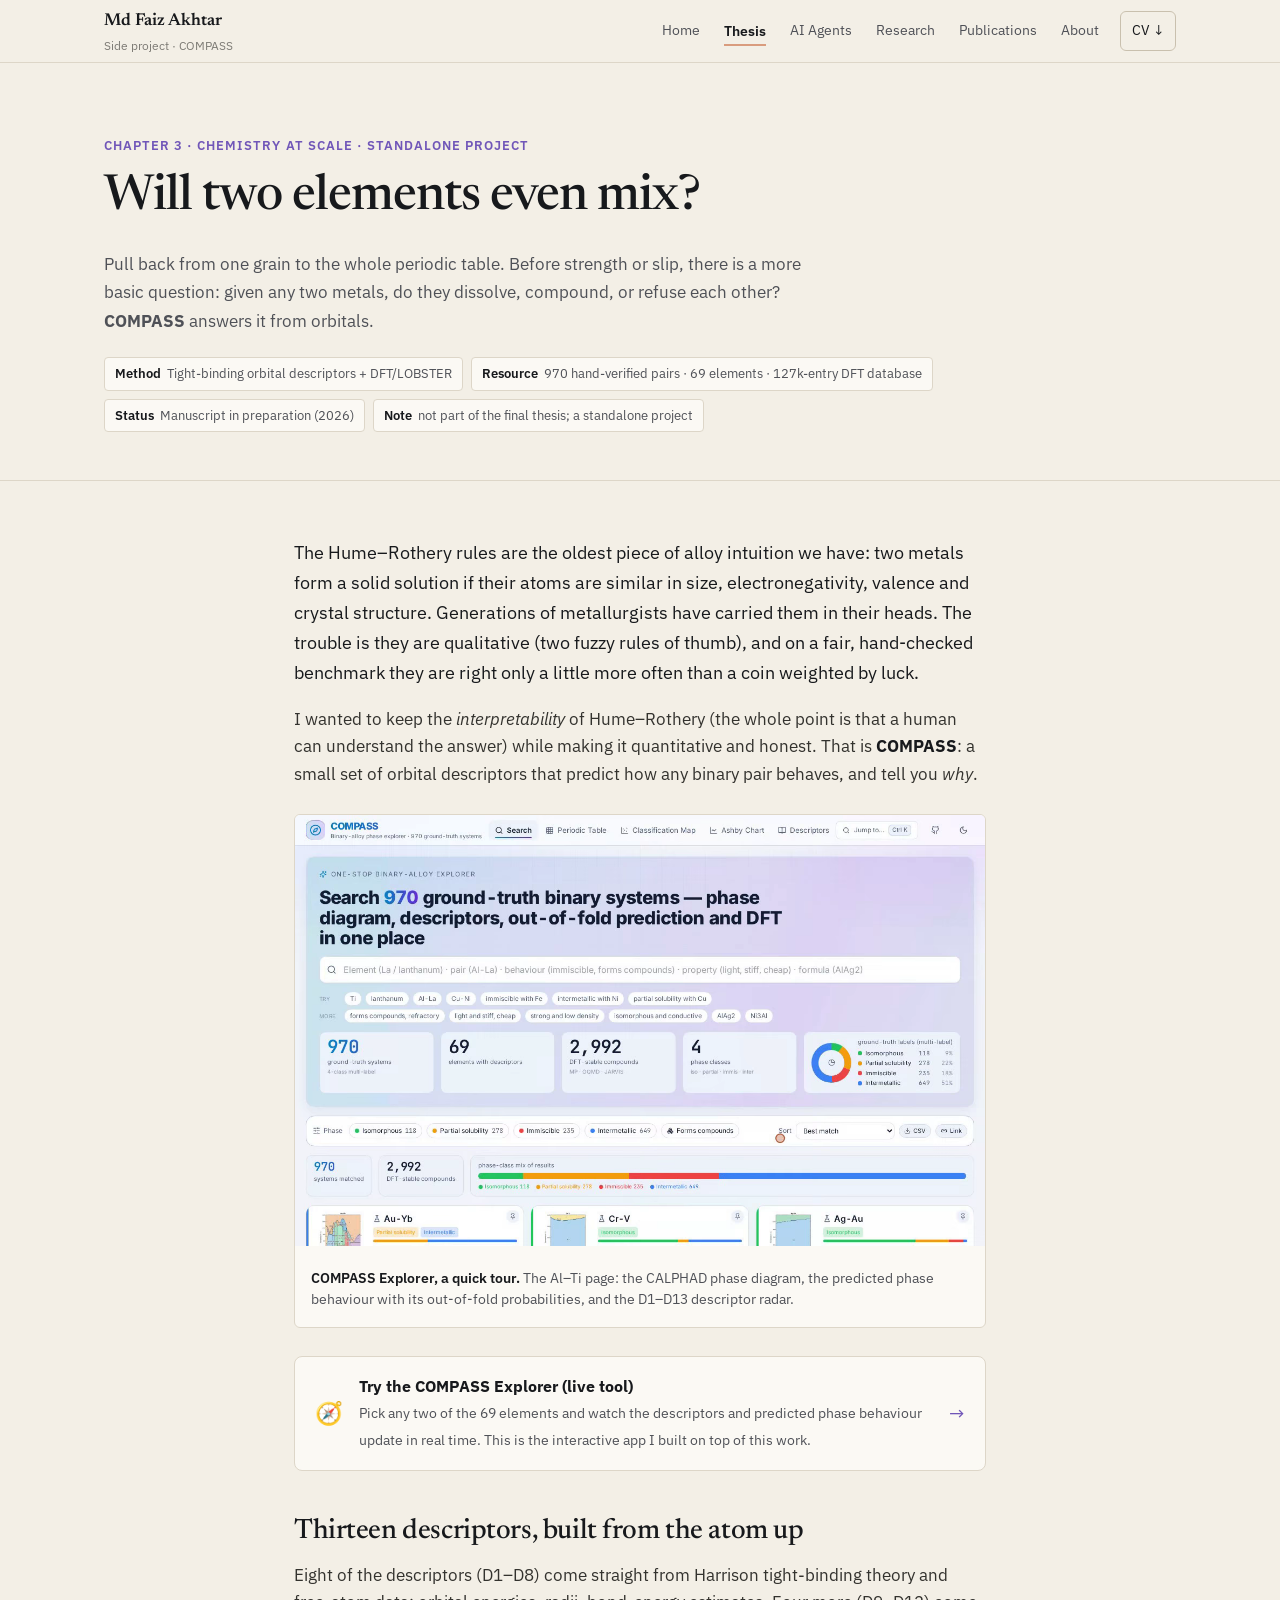
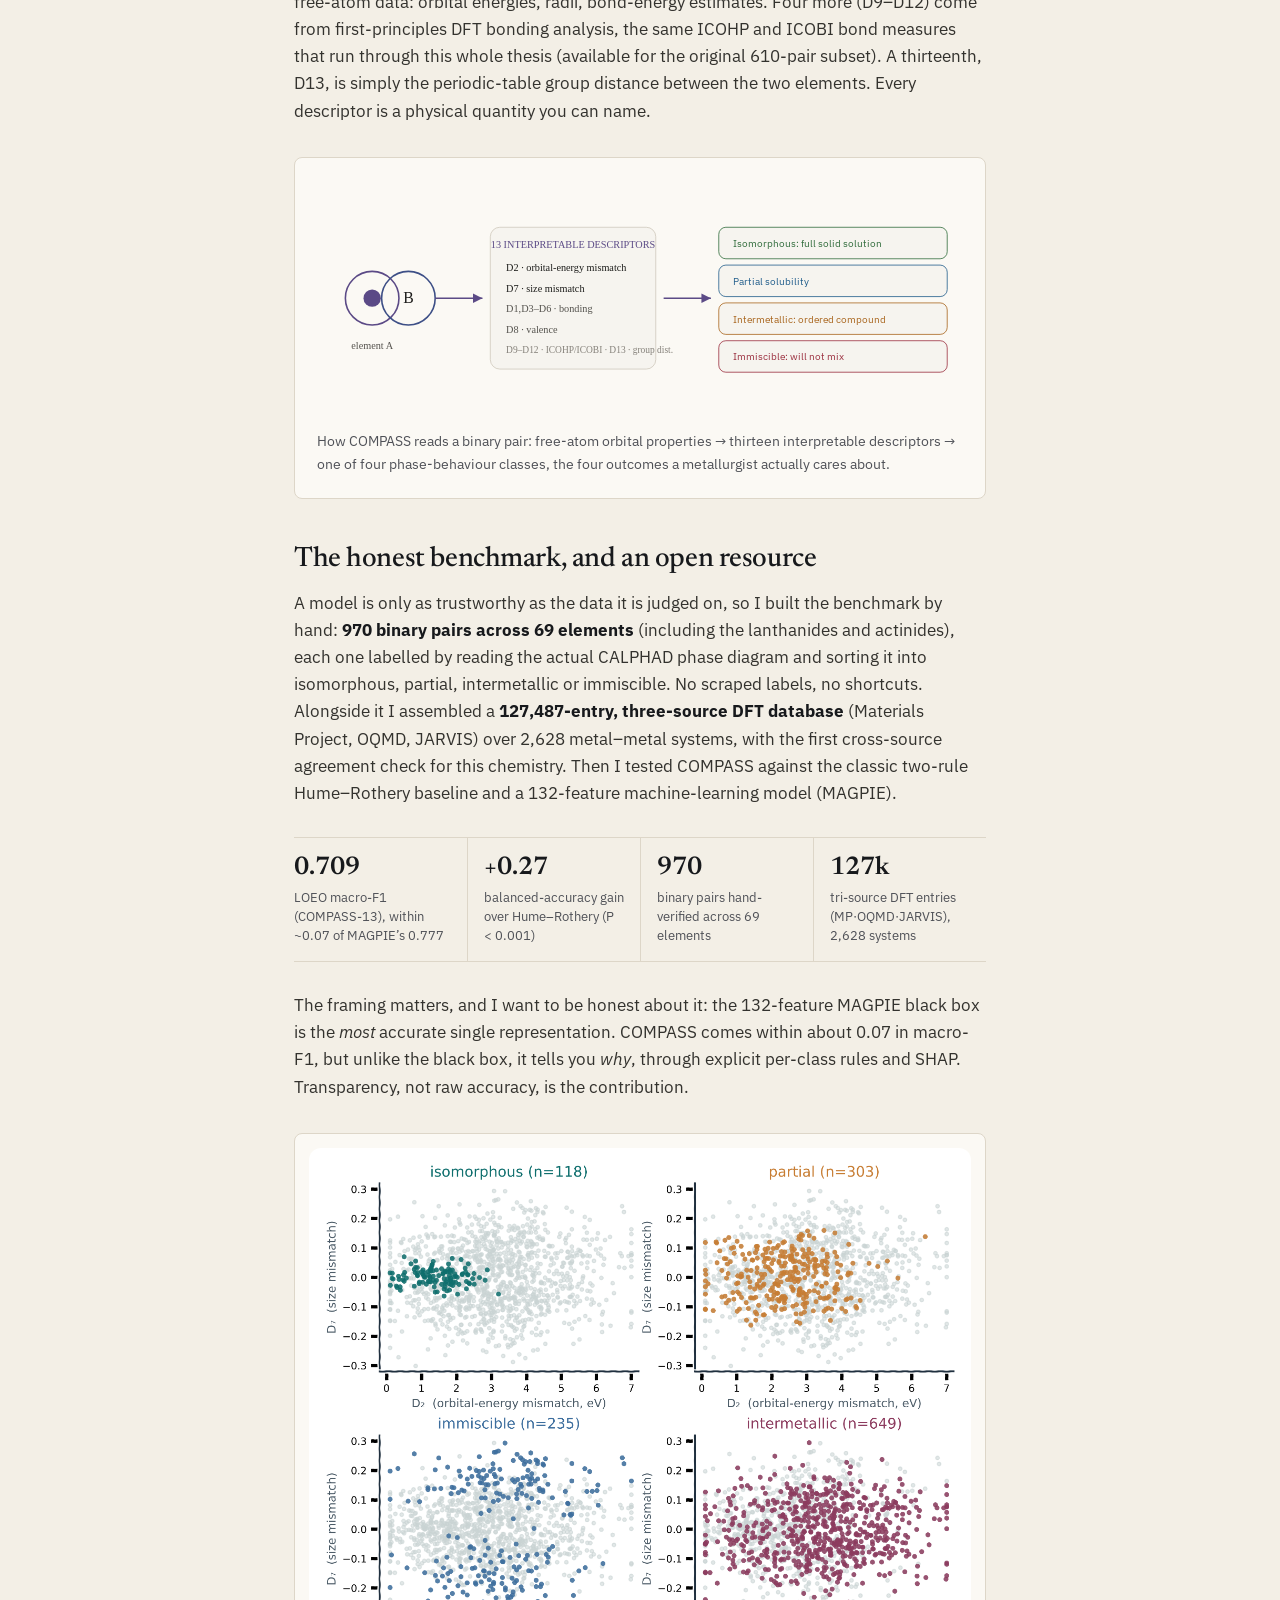
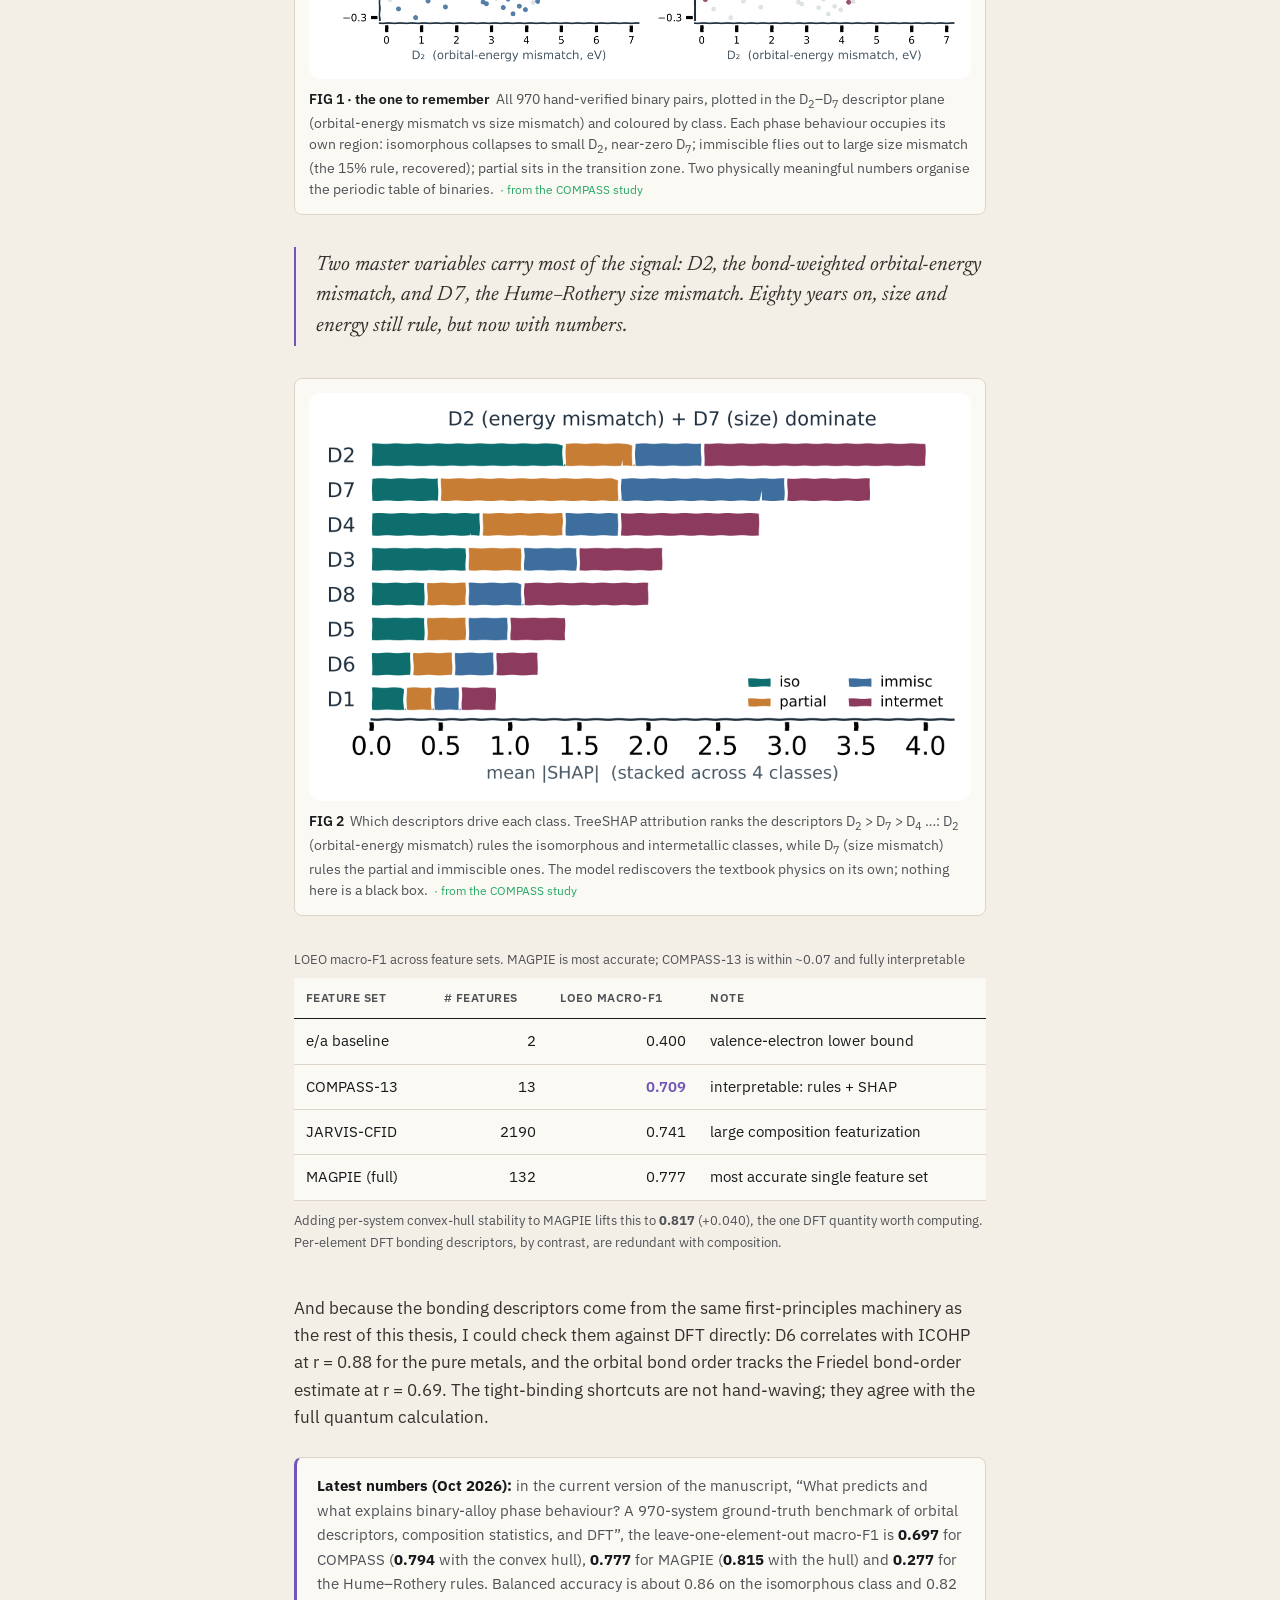
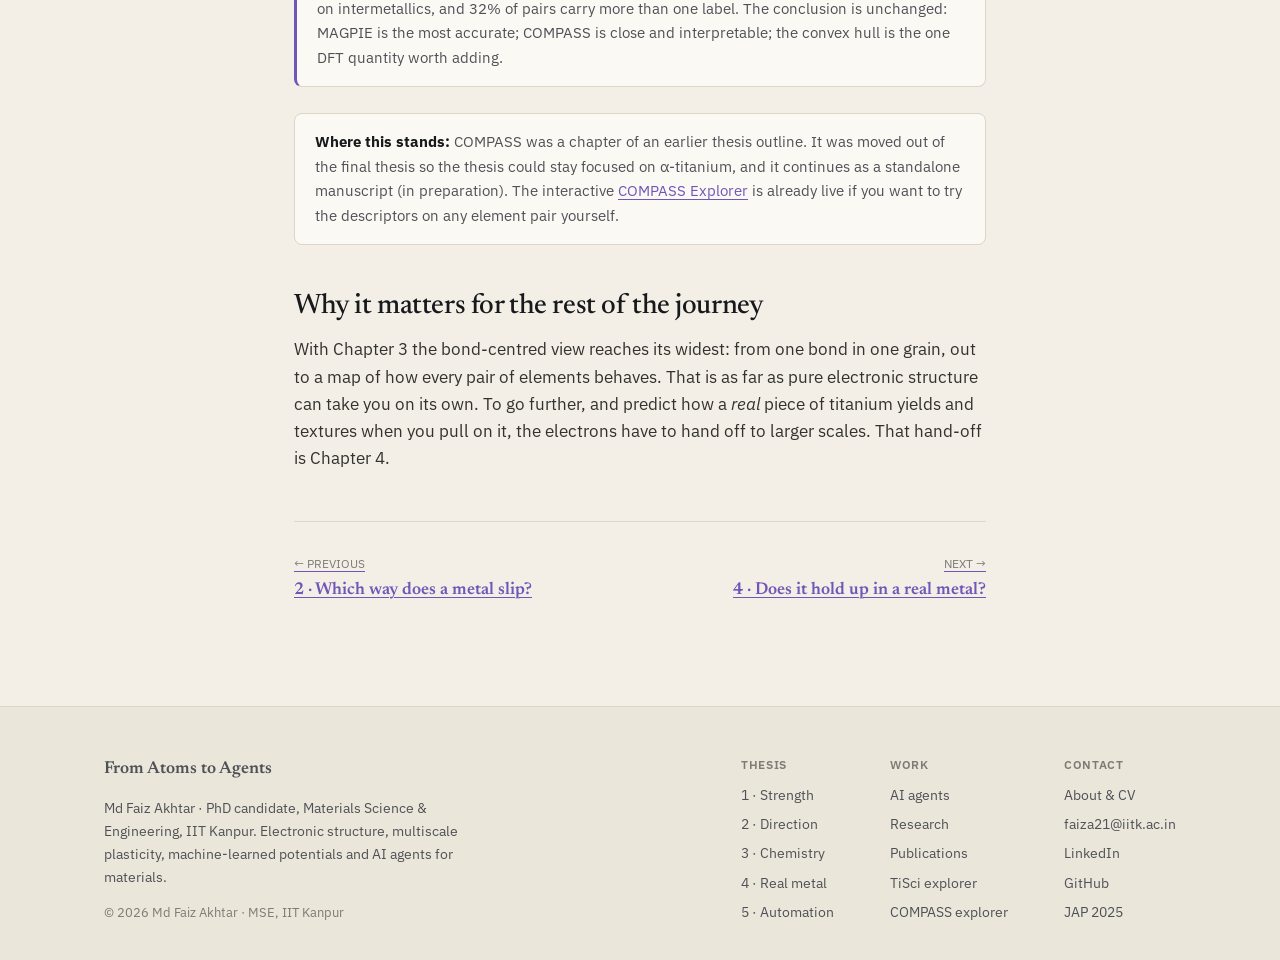
<file: chapter3.html>
<!doctype html>
<html lang="en">
<head>
<meta charset="utf-8">
<meta name="viewport" content="width=device-width, initial-scale=1">
<title>Chapter 3 · Will two elements even mix? | Md Faiz Akhtar</title>
<meta name="description" content="COMPASS: orbital descriptors that classify binary alloy phase behaviour (isomorphous, intermetallic or immiscible) interpretably. Md Faiz Akhtar.">
<link rel="preconnect" href="https://fonts.googleapis.com">
<link rel="preconnect" href="https://fonts.gstatic.com" crossorigin>
<link href="https://fonts.googleapis.com/css2?family=IBM+Plex+Mono:wght@400;500&family=IBM+Plex+Sans:wght@400;500;600&family=Newsreader:ital,opsz,wght@0,6..72,400;0,6..72,500;1,6..72,400&display=swap" rel="stylesheet">
<link rel="stylesheet" href="css/style.css">
<link rel="icon" href="data:image/svg+xml,<svg xmlns='http://www.w3.org/2000/svg' viewBox='0 0 100 100'><circle cx='50' cy='50' r='40' fill='none' stroke='%235b4a86' stroke-width='6'/><circle cx='50' cy='50' r='9' fill='%235b4a86'/></svg>">
<style>:root{--ac:var(--c3)}</style>
</head>
<body>

<nav class="nav">
  <div class="wrap">
    <a class="brand" href="index.html"><span class="dot"></span><span>Md Faiz Akhtar<small>Side project · COMPASS</small></span></a>
    <button class="nav-toggle" aria-label="menu">&#9776;</button>
    <div class="nav-links">
      <a href="index.html">Home</a>
      <div class="dd">
        <a href="index.html#thesis" data-group="thesis">Thesis</a>
        <div class="dd-menu">
          <a href="chapter1.html" style="color:var(--c1)"><i>1</i><span style="color:var(--text)">How strong is a bond?</span></a>
          <a href="chapter2.html" style="color:var(--c2)"><i>2</i><span style="color:var(--text)">Which way does a metal slip?</span></a>
          <a href="chapter3.html" style="color:var(--c3)"><i>3</i><span style="color:var(--text)">Will two elements even mix? (COMPASS)</span></a>
          <a href="chapter4.html" style="color:var(--c4)"><i>4</i><span style="color:var(--text)">Does it hold up in a real metal?</span></a>
          <a href="chapter5.html" style="color:var(--c5)"><i>5</i><span style="color:var(--text)">Can an agent do this for me?</span></a>
        </div>
      </div>
      <a href="agents.html">AI Agents</a>
      <a href="research.html">Research</a>
      <a href="about.html#publications">Publications</a>
      <a href="about.html">About</a>
      <a class="nav-cv" href="assets/Md_Faiz_Akhtar_CV.pdf" target="_blank" rel="noopener">CV &darr;</a>
    </div>
  </div>
</nav>

<header class="ch-hero">
  <div class="wrap">
    <div class="ch-kicker">Chapter 3 · Chemistry at scale &middot; standalone project</div>
    <h1>Will two elements even mix?</h1>
    <p class="scaleline">Pull back from one grain to the whole periodic table. Before strength or slip, there is a more basic question: given any two metals, do they dissolve, compound, or refuse each other? <strong>COMPASS</strong> answers it
      from orbitals.</p>
    <div class="ch-meta">
      <span class="chip"><b>Method</b> &nbsp;Tight-binding orbital descriptors + DFT/LOBSTER</span>
      <span class="chip"><b>Resource</b> &nbsp;970 hand-verified pairs &middot; 69 elements &middot; 127k-entry DFT database</span>
      <span class="chip"><b>Status</b> &nbsp;Manuscript in preparation (2026)</span>
      <span class="chip"><b>Note</b> &nbsp;not part of the final thesis; a standalone project</span>
    </div>
  </div>
</header>

<article class="prose section">

  <p class="first reveal">The Hume&ndash;Rothery rules are the oldest piece of alloy intuition we have: two metals form a solid
    solution if their atoms are similar in size, electronegativity, valence and crystal structure. Generations of metallurgists
    have carried them in their heads. The trouble is they are qualitative (two fuzzy rules of thumb), and on a fair,
    hand-checked benchmark they are right only a little more often than a coin weighted by luck.</p>

  <p class="reveal">I wanted to keep the <em>interpretability</em> of Hume&ndash;Rothery (the whole point is that a human can understand the answer) while making it quantitative and honest. That is <strong>COMPASS</strong>: a small set of
    orbital descriptors that predict how any binary pair behaves, and tell you <em>why</em>.</p>

  <figure class="card reveal" style="margin:26px 0;padding:0;overflow:hidden"><video data-auto muted loop playsinline preload="none" poster="assets/media/explorer-compass.webp" aria-label="Screen recording of the COMPASS Explorer" style="display:block;width:100%;height:auto"><source src="assets/media/explorer-compass.webm" type="video/webm"><source src="assets/media/explorer-compass.mp4" type="video/mp4"></video>
    <figcaption style="padding:12px 16px 16px"><b>COMPASS Explorer, a quick tour.</b> The Al&ndash;Ti page: the CALPHAD phase diagram, the predicted phase behaviour with its out-of-fold probabilities, and the D1&ndash;D13 descriptor radar.</figcaption></figure>

  <a class="linkout reveal" href="https://akhtar07.github.io/compass-explorer/" target="_blank" rel="noopener">
    <span class="ic">&#129517;</span>
    <span class="tx"><b>Try the COMPASS Explorer (live tool)</b>
      <span>Pick any two of the 69 elements and watch the descriptors and predicted phase behaviour update in real time. This is the interactive app I built on top of this work.</span></span>
    <span class="arr">&rarr;</span>
  </a>

  <h2 class="reveal">Thirteen descriptors, built from the atom up</h2>
  <p class="reveal">Eight of the descriptors (D1&ndash;D8) come straight from Harrison tight-binding
    theory and free-atom data: orbital energies, radii, bond-energy estimates. Four more (D9&ndash;D12)
    come from first-principles DFT bonding analysis, the same ICOHP and ICOBI bond measures that
    run through this whole thesis (available for the original 610-pair subset). A thirteenth, D13, is simply the
    periodic-table group distance between the two elements. Every descriptor is a physical quantity you can name.</p>

  <div class="diagram reveal">
    <svg viewBox="0 0 820 300" role="img" aria-label="COMPASS descriptor pipeline diagram">
      <defs>
        <marker id="arr" markerWidth="9" markerHeight="9" refX="6" refY="3" orient="auto">
          <path d="M0,0 L6,3 L0,6 Z" fill="#5b4a86"/></marker>
        <linearGradient id="g3" x1="0" y1="0" x2="1" y2="0">
          <stop offset="0" stop-color="#5b4a86"/><stop offset="1" stop-color="#3d4f86"/></linearGradient>
      </defs>
      <!-- two atoms -->
      <circle cx="70" cy="150" r="34" fill="none" stroke="#5b4a86" stroke-width="2"/>
      <circle cx="70" cy="150" r="11" fill="#5b4a86"/>
      <text x="70" y="215" fill="#55534e" font-size="13" text-anchor="middle" font-family="JetBrains Mono">element A</text>
      <circle cx="70" cy="150" r="34" fill="none" stroke="#3d4f86" stroke-width="2" transform="translate(46,0)"/>
      <text x="116" y="150" fill="#1d1d1b" font-size="20" text-anchor="middle" font-family="JetBrains Mono" dy="6">B</text>
      <path d="M150,150 L210,150" stroke="#5b4a86" stroke-width="2" marker-end="url(#arr)"/>

      <!-- descriptor stack -->
      <rect x="220" y="60" width="210" height="180" rx="12" fill="#f6f4ef" stroke="#cfc9bc"/>
      <text x="325" y="86" fill="#5b4a86" font-size="13" text-anchor="middle" font-family="JetBrains Mono">13 INTERPRETABLE DESCRIPTORS</text>
      <text x="240" y="116" fill="#1d1d1b" font-size="13" font-family="JetBrains Mono">D2 · orbital-energy mismatch</text>
      <text x="240" y="142" fill="#1d1d1b" font-size="13" font-family="JetBrains Mono">D7 · size mismatch</text>
      <text x="240" y="168" fill="#55534e" font-size="13" font-family="JetBrains Mono">D1,D3–D6 · bonding</text>
      <text x="240" y="194" fill="#55534e" font-size="13" font-family="JetBrains Mono">D8 · valence</text>
      <text x="240" y="220" fill="#85817a" font-size="12" font-family="JetBrains Mono">D9–D12 · ICOHP/ICOBI · D13 · group dist.</text>
      <path d="M440,150 L500,150" stroke="#5b4a86" stroke-width="2" marker-end="url(#arr)"/>

      <!-- four classes -->
      <g font-family="IBM Plex Sans, sans-serif" font-size="13">
        <rect x="510" y="60"  width="290" height="40" rx="9" fill="#f6f4ef" stroke="#2f6b3a"/>
        <text x="528" y="85" fill="#2f6b3a">Isomorphous: full solid solution</text>
        <rect x="510" y="108" width="290" height="40" rx="9" fill="#f6f4ef" stroke="#1f5c8a"/>
        <text x="528" y="133" fill="#1f5c8a">Partial solubility</text>
        <rect x="510" y="156" width="290" height="40" rx="9" fill="#f6f4ef" stroke="#a8641c"/>
        <text x="528" y="181" fill="#a8641c">Intermetallic: ordered compound</text>
        <rect x="510" y="204" width="290" height="40" rx="9" fill="#f6f4ef" stroke="#9b2f3f"/>
        <text x="528" y="229" fill="#9b2f3f">Immiscible: will not mix</text>
      </g>
    </svg>
    <figcaption style="margin-top:14px;font-size:.86rem;color:var(--muted)">How COMPASS reads a binary pair: free-atom orbital
      properties &rarr; thirteen interpretable descriptors &rarr; one of four phase-behaviour classes, the four outcomes a
      metallurgist actually cares about.</figcaption>
  </div>

  <h2 class="reveal">The honest benchmark, and an open resource</h2>
  <p class="reveal">A model is only as trustworthy as the data it is judged on, so I built the benchmark by hand:
    <strong>970 binary pairs across 69 elements</strong> (including the lanthanides and actinides), each one labelled by reading
    the actual CALPHAD phase diagram and sorting it into isomorphous, partial, intermetallic or immiscible. No scraped labels,
    no shortcuts. Alongside it I assembled a <strong>127,487-entry, three-source DFT database</strong> (Materials Project, OQMD,
    JARVIS) over 2,628 metal&ndash;metal systems, with the first cross-source agreement check for this chemistry. Then I
    tested COMPASS against the classic two-rule Hume&ndash;Rothery baseline and a 132-feature machine-learning model (MAGPIE).</p>

  <div class="kpis reveal">
    <div class="kpi"><div class="n">0.709</div><div class="l">LOEO macro-F1 (COMPASS-13), within ~0.07 of MAGPIE&rsquo;s 0.777</div></div>
    <div class="kpi"><div class="n">+0.27</div><div class="l">balanced-accuracy gain over Hume&ndash;Rothery (P &lt; 0.001)</div></div>
    <div class="kpi"><div class="n">970</div><div class="l">binary pairs hand-verified across 69 elements</div></div>
    <div class="kpi"><div class="n">127k</div><div class="l">tri-source DFT entries (MP&middot;OQMD&middot;JARVIS), 2,628 systems</div></div>
  </div>

  <p class="reveal">The framing matters, and I want to be honest about it: the 132-feature MAGPIE black box is the
    <em>most</em> accurate single representation. COMPASS comes within about 0.07 in macro-F1, but unlike the black box,
    it tells you <em>why</em>, through explicit per-class rules and SHAP. Transparency, not raw accuracy, is the contribution.</p>

  <figure class="reveal">
    <img src="assets/img/ch3_maps_v2.png" alt="COMPASS classification map: the four phase classes separated in the D2-D7 descriptor plane" style="background:#fff;padding:16px;border-radius:12px">
    <figcaption><b>FIG 1 &middot; the one to remember</b> &nbsp;All 970 hand-verified binary pairs, plotted in the
      D<sub>2</sub>&ndash;D<sub>7</sub> descriptor plane (orbital-energy mismatch vs size mismatch) and coloured by class. Each
      phase behaviour occupies its own region: isomorphous collapses to small D<sub>2</sub>, near-zero D<sub>7</sub>; immiscible
      flies out to large size mismatch (the 15% rule, recovered); partial sits in the transition zone. Two physically meaningful
      numbers organise the periodic table of binaries.<span class="fig-pub">&middot; from the COMPASS study</span></figcaption>
  </figure>

  <p class="pull reveal">Two master variables carry most of the signal: D2, the bond-weighted orbital-energy mismatch, and
    D7, the Hume&ndash;Rothery size mismatch. Eighty years on, size and energy still rule, but now with numbers.</p>

  <figure class="reveal">
    <img src="assets/img/ch3_shap_v2.png" alt="TreeSHAP global descriptor importance, stacked across the four phase classes" style="background:#fff;padding:16px;border-radius:12px">
    <figcaption><b>FIG 2</b> &nbsp;Which descriptors drive each class. TreeSHAP attribution ranks the descriptors
      D<sub>2</sub>&nbsp;&gt;&nbsp;D<sub>7</sub>&nbsp;&gt;&nbsp;D<sub>4</sub>&nbsp;&hellip;: D<sub>2</sub> (orbital-energy mismatch)
      rules the isomorphous and intermetallic classes, while D<sub>7</sub> (size mismatch) rules the partial and immiscible ones.
      The model rediscovers the textbook physics on its own; nothing here is a black box.<span class="fig-pub">&middot; from the COMPASS study</span></figcaption>
  </figure>

  <div class="tbl-scroll reveal">
    <table class="dtable">
      <caption>LOEO macro-F1 across feature sets. MAGPIE is most accurate; COMPASS-13 is within ~0.07 and fully interpretable</caption>
      <thead><tr><th>Feature set</th><th># features</th><th>LOEO macro-F1</th><th>Note</th></tr></thead>
      <tbody>
        <tr><td>e/a baseline</td><td class="num">2</td><td class="num">0.400</td><td>valence-electron lower bound</td></tr>
        <tr><td>COMPASS-13</td><td class="num">13</td><td class="num hl">0.709</td><td>interpretable: rules + SHAP</td></tr>
        <tr><td>JARVIS-CFID</td><td class="num">2190</td><td class="num">0.741</td><td>large composition featurization</td></tr>
        <tr><td>MAGPIE (full)</td><td class="num">132</td><td class="num">0.777</td><td>most accurate single feature set</td></tr>
      </tbody>
    </table>
    <p style="font-size:.84rem;color:var(--muted);margin-top:8px">Adding per-system convex-hull stability to MAGPIE lifts this to <b>0.817</b> (+0.040), the one DFT quantity worth computing. Per-element DFT bonding descriptors, by contrast, are redundant with composition.</p>
  </div>

  <p class="reveal">And because the bonding descriptors come from the same first-principles machinery as the rest of this thesis,
    I could check them against DFT directly: D6 correlates with ICOHP at r = 0.88 for the pure metals, and the orbital bond
    order tracks the Friedel bond-order estimate at r = 0.69. The tight-binding shortcuts are not hand-waving; they agree
    with the full quantum calculation.</p>

  <div class="note update reveal"><b>Latest numbers (Oct 2026):</b> in the current version of the manuscript, &ldquo;What predicts and what
    explains binary-alloy phase behaviour? A 970-system ground-truth benchmark of orbital descriptors, composition statistics, and DFT&rdquo;, the leave-one-element-out macro-F1 is <strong>0.697</strong> for COMPASS (<strong>0.794</strong> with the convex hull), <strong>0.777</strong> for MAGPIE
    (<strong>0.815</strong> with the hull) and <strong>0.277</strong> for the Hume&ndash;Rothery rules. Balanced accuracy is about 0.86 on the isomorphous class and 0.82 on
    intermetallics, and 32% of pairs carry more than one label. The conclusion is unchanged: MAGPIE is the most accurate; COMPASS is close and interpretable;
    the convex hull is the one DFT quantity worth adding.</div>

  <div class="note reveal"><b>Where this stands:</b> COMPASS was a chapter of an earlier thesis outline. It was moved out of the final thesis so the
    thesis could stay focused on &alpha;-titanium, and it continues as a standalone manuscript (in preparation). The interactive
    <a href="https://akhtar07.github.io/compass-explorer/" target="_blank" rel="noopener" style="color:var(--ac)">COMPASS Explorer</a>
    is already live if you want to try the descriptors on any element pair yourself.</div>

  <h2 class="reveal">Why it matters for the rest of the journey</h2>
  <p class="reveal">With Chapter 3 the bond-centred view reaches its widest: from one bond in one grain, out to a map of how
    every pair of elements behaves. That is as far as pure electronic structure can take you on its own. To go further, and predict how a <em>real</em> piece of titanium yields and textures when you pull on it, the electrons have to hand off to
    larger scales. That hand-off is Chapter 4.</p>

  <div class="pager">
    <a href="chapter2.html"><div class="dir">&larr; PREVIOUS</div><div class="ttl">2 · Which way does a metal slip?</div></a>
    <a class="next" href="chapter4.html"><div class="dir">NEXT &rarr;</div><div class="ttl">4 · Does it hold up in a real metal?</div></a>
  </div>
</article>

<footer>
  <div class="wrap">
    <div style="max-width:380px">
      <div class="brand" style="margin-bottom:12px"><span class="dot"></span><span>From Atoms to Agents</span></div>
      <div style="font-size:.9rem;line-height:1.6">Md Faiz Akhtar &middot; PhD candidate, Materials Science &amp; Engineering, IIT Kanpur. Electronic structure, multiscale plasticity, machine-learned potentials and AI agents for materials.</div>
      <div style="font-size:.8rem;color:var(--muted-2);margin-top:14px">&copy; 2026 Md Faiz Akhtar &middot; MSE, IIT Kanpur</div>
    </div>
    <div class="foot-cols">
      <div class="col"><span class="h">Thesis</span>
        <a href="chapter1.html">1 &middot; Strength</a><a href="chapter2.html">2 &middot; Direction</a><a href="chapter3.html">3 &middot; Chemistry</a><a href="chapter4.html">4 &middot; Real metal</a><a href="chapter5.html">5 &middot; Automation</a></div>
      <div class="col"><span class="h">Work</span>
        <a href="agents.html">AI agents</a><a href="research.html">Research</a><a href="about.html#publications">Publications</a><a href="https://akhtar07.github.io/tisci-explorer/" target="_blank" rel="noopener">TiSci explorer</a><a href="https://akhtar07.github.io/compass-explorer/" target="_blank" rel="noopener">COMPASS explorer</a></div>
      <div class="col"><span class="h">Contact</span>
        <a href="about.html">About &amp; CV</a>
        <a href="mailto:faiza21@iitk.ac.in">faiza21@iitk.ac.in</a>
        <a href="https://www.linkedin.com/in/md-faiz-akhtar-a51960246/" target="_blank" rel="noopener">LinkedIn</a>
        <a href="https://github.com/akhtar07" target="_blank" rel="noopener">GitHub</a>
        <a href="https://pubs.aip.org/aip/jap/article/138/17/175111/3371105/A-novel-electronic-structure-based-prediction-of" target="_blank" rel="noopener">JAP 2025</a></div>
    </div>
  </div>
</footer>
<button class="totop" aria-label="Back to top">&uarr;</button>
<script src="js/main.js"></script>
</body>
</html>
</file>
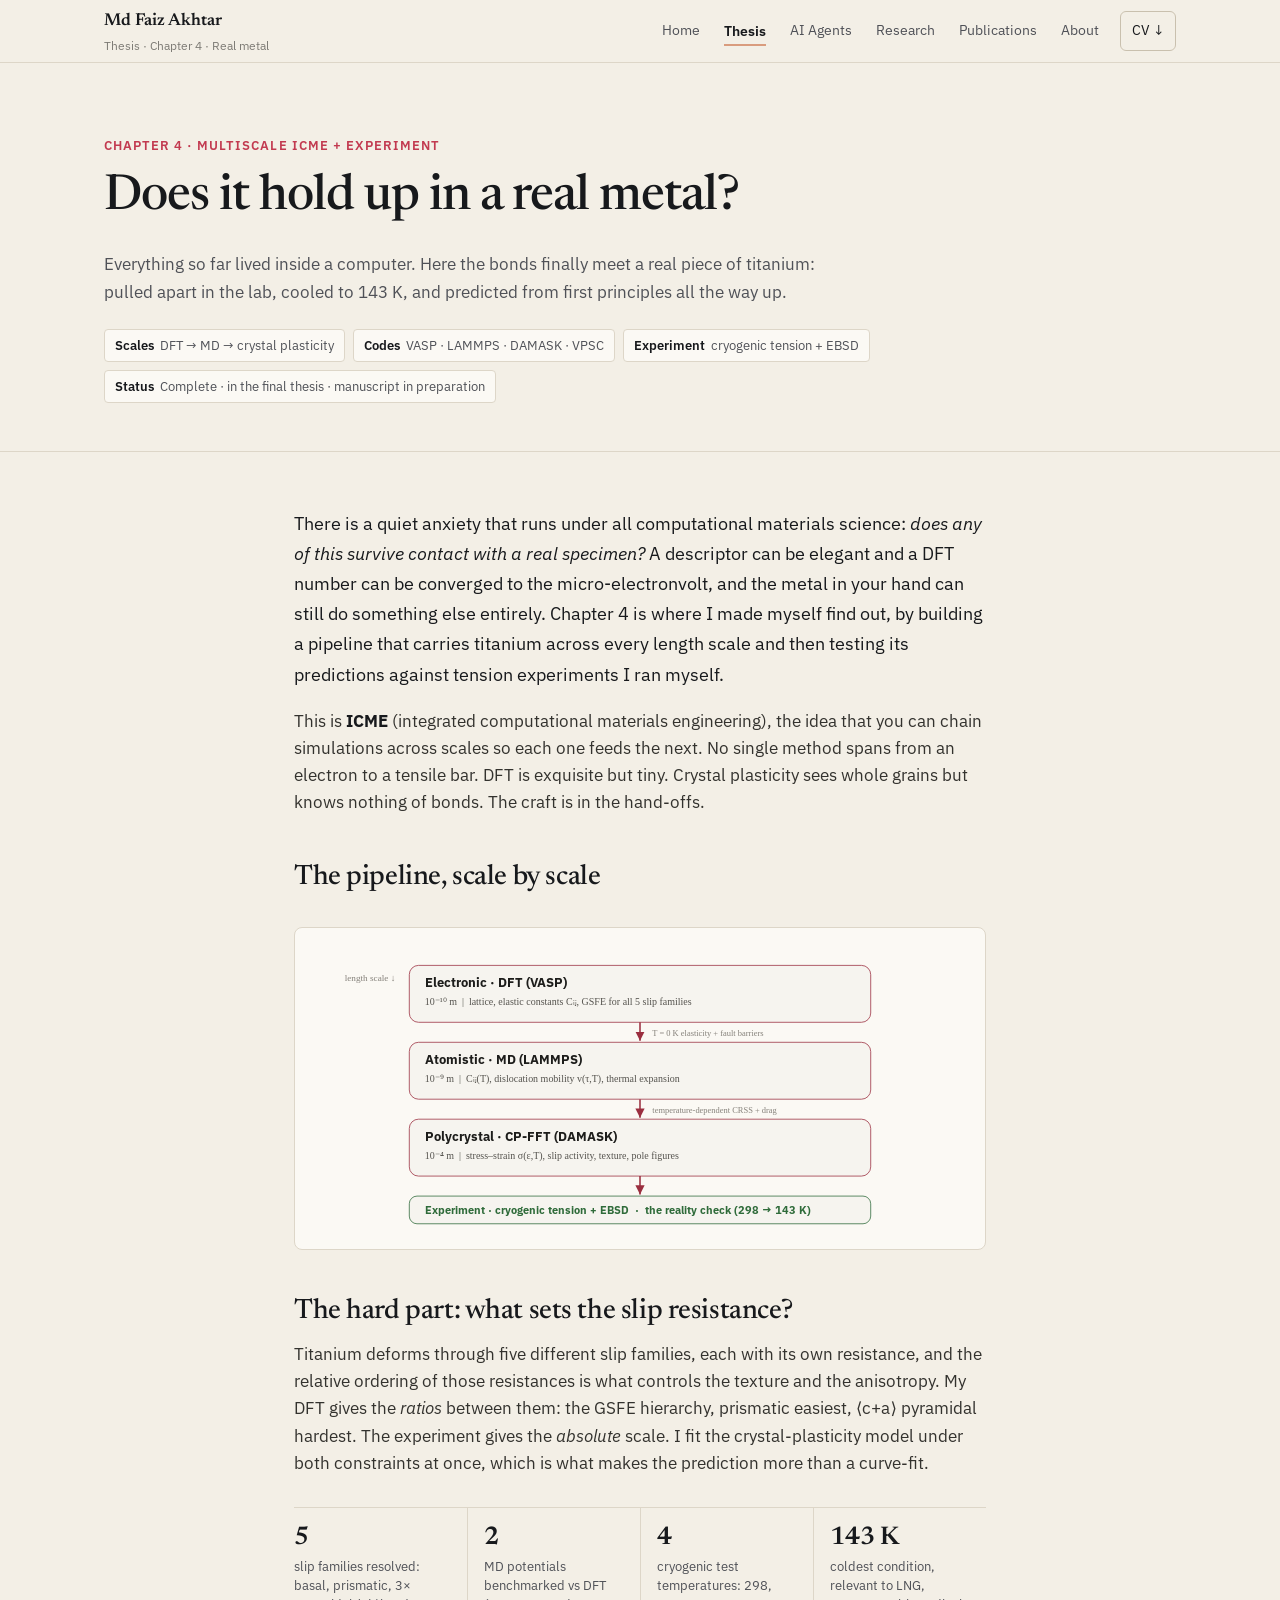
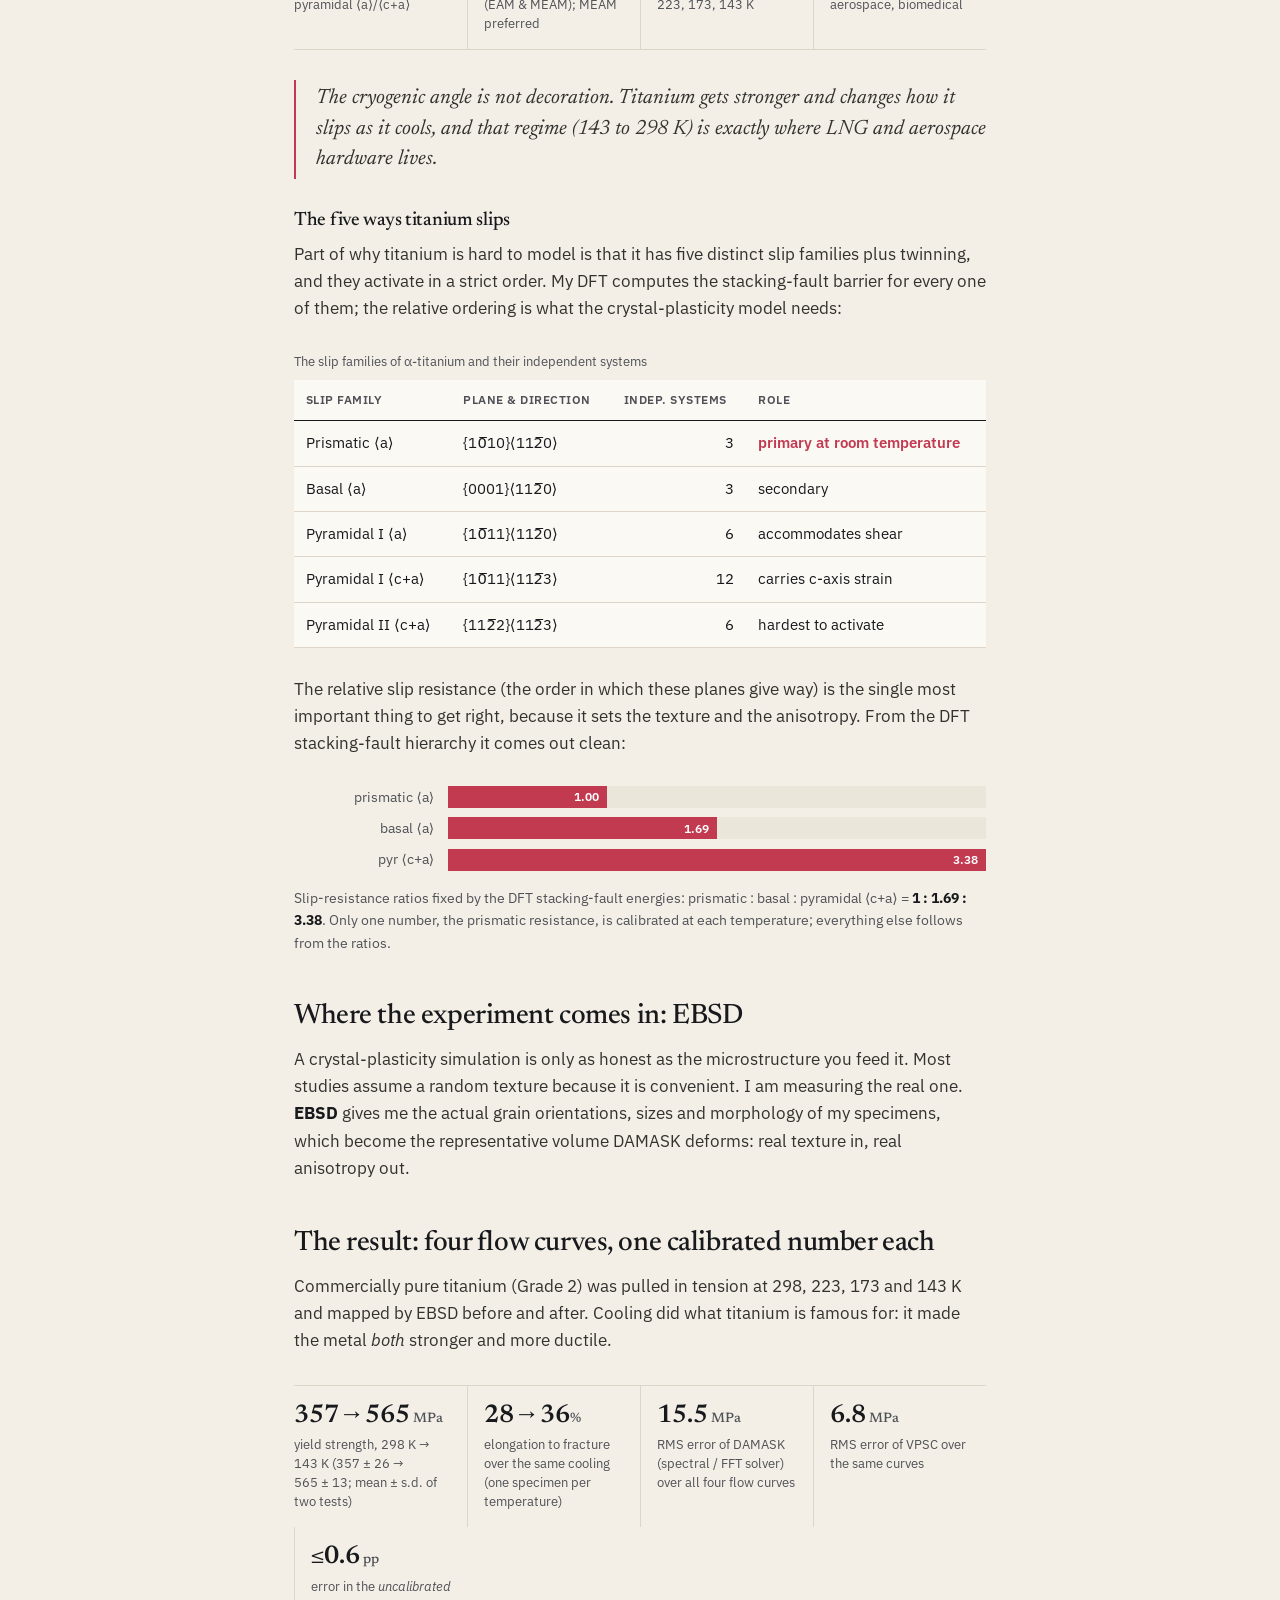
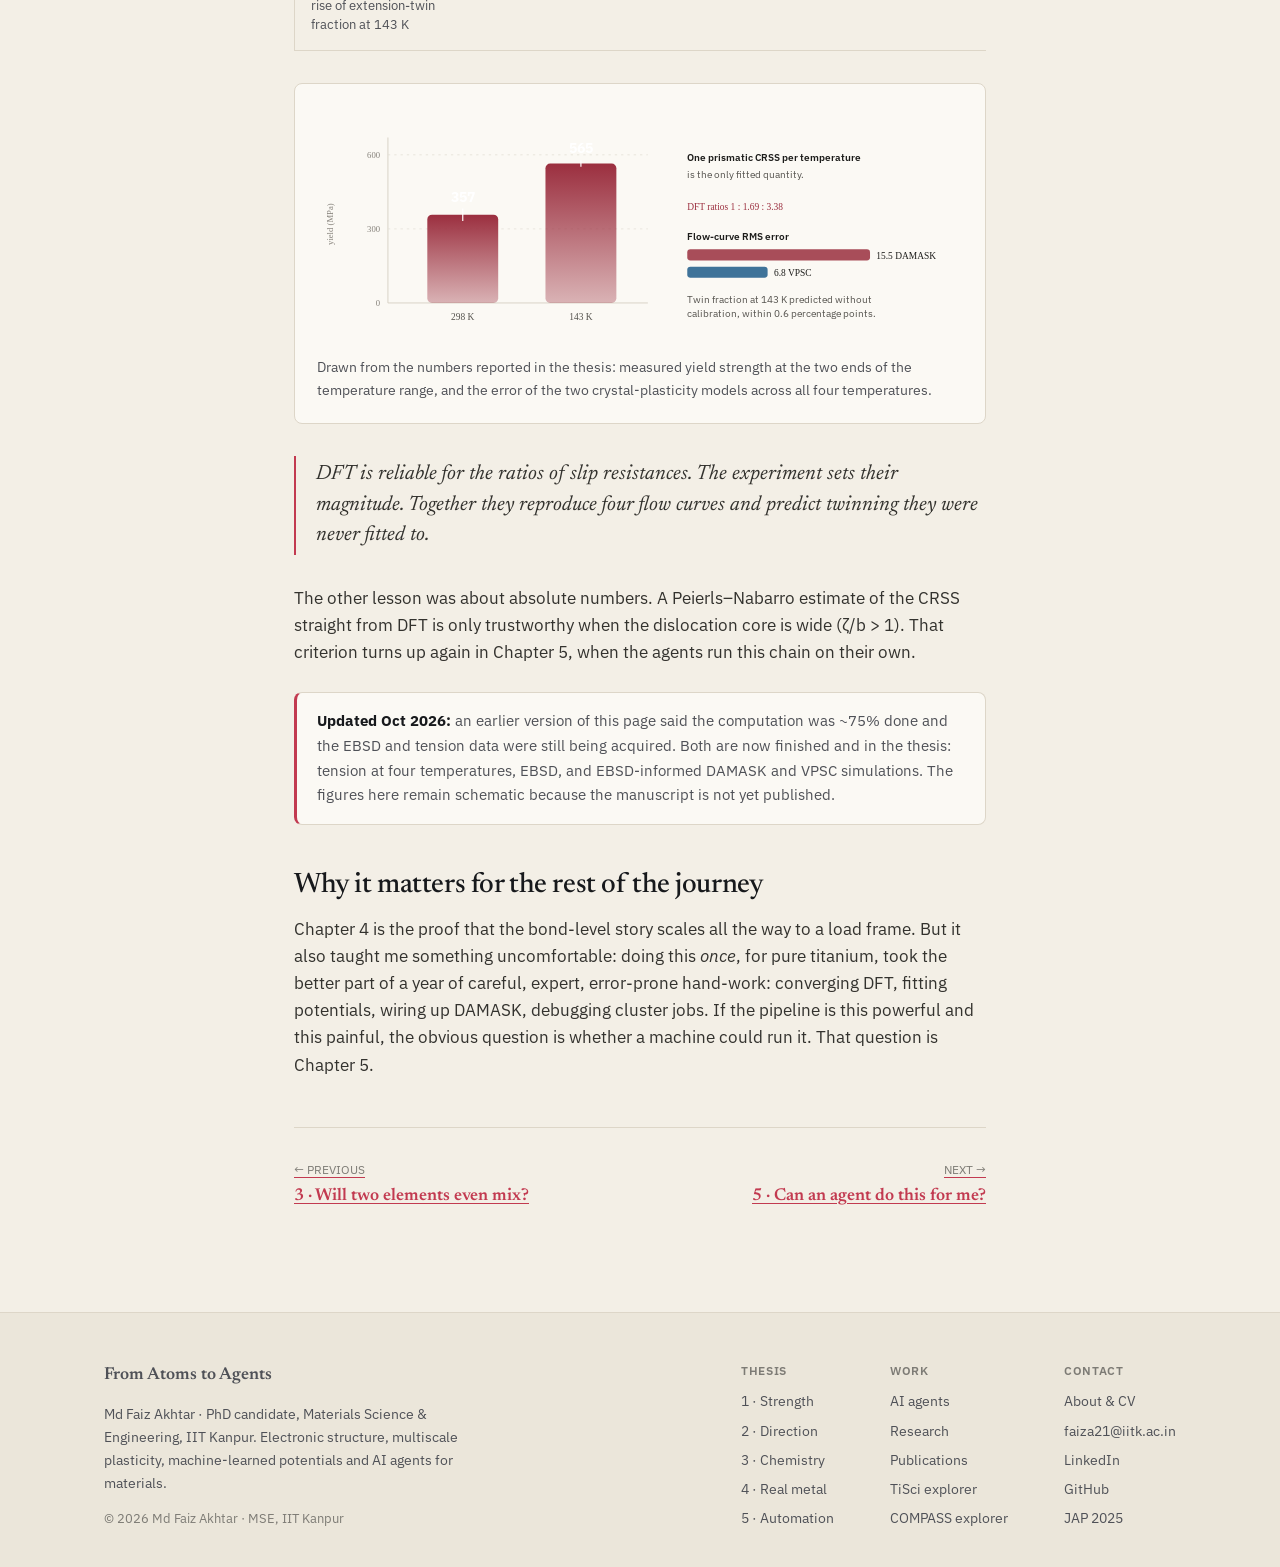
<file: chapter4.html>
<!doctype html>
<html lang="en">
<head>
<meta charset="utf-8">
<meta name="viewport" content="width=device-width, initial-scale=1">
<title>Chapter 4 · Does it hold up in a real metal? | Md Faiz Akhtar</title>
<meta name="description" content="A hierarchical ICME pipeline carrying titanium from DFT through MD to DAMASK crystal plasticity, validated with cryogenic tension and EBSD. Md Faiz Akhtar.">
<link rel="preconnect" href="https://fonts.googleapis.com">
<link rel="preconnect" href="https://fonts.gstatic.com" crossorigin>
<link href="https://fonts.googleapis.com/css2?family=IBM+Plex+Mono:wght@400;500&family=IBM+Plex+Sans:wght@400;500;600&family=Newsreader:ital,opsz,wght@0,6..72,400;0,6..72,500;1,6..72,400&display=swap" rel="stylesheet">
<link rel="stylesheet" href="css/style.css">
<link rel="icon" href="data:image/svg+xml,<svg xmlns='http://www.w3.org/2000/svg' viewBox='0 0 100 100'><circle cx='50' cy='50' r='40' fill='none' stroke='%239b2f3f' stroke-width='6'/><circle cx='50' cy='50' r='9' fill='%239b2f3f'/></svg>">
<style>:root{--ac:var(--c4)}</style>
</head>
<body>

<nav class="nav">
  <div class="wrap">
    <a class="brand" href="index.html"><span class="dot"></span><span>Md Faiz Akhtar<small>Thesis · Chapter 4 · Real metal</small></span></a>
    <button class="nav-toggle" aria-label="menu">&#9776;</button>
    <div class="nav-links">
      <a href="index.html">Home</a>
      <div class="dd">
        <a href="index.html#thesis" data-group="thesis">Thesis</a>
        <div class="dd-menu">
          <a href="chapter1.html" style="color:var(--c1)"><i>1</i><span style="color:var(--text)">How strong is a bond?</span></a>
          <a href="chapter2.html" style="color:var(--c2)"><i>2</i><span style="color:var(--text)">Which way does a metal slip?</span></a>
          <a href="chapter3.html" style="color:var(--c3)"><i>3</i><span style="color:var(--text)">Will two elements even mix? (COMPASS)</span></a>
          <a href="chapter4.html" style="color:var(--c4)"><i>4</i><span style="color:var(--text)">Does it hold up in a real metal?</span></a>
          <a href="chapter5.html" style="color:var(--c5)"><i>5</i><span style="color:var(--text)">Can an agent do this for me?</span></a>
        </div>
      </div>
      <a href="agents.html">AI Agents</a>
      <a href="research.html">Research</a>
      <a href="about.html#publications">Publications</a>
      <a href="about.html">About</a>
      <a class="nav-cv" href="assets/Md_Faiz_Akhtar_CV.pdf" target="_blank" rel="noopener">CV &darr;</a>
    </div>
  </div>
</nav>

<header class="ch-hero">
  <div class="wrap">
    <div class="ch-kicker">Chapter 4 · Multiscale ICME + experiment</div>
    <h1>Does it hold up in a real metal?</h1>
    <p class="scaleline">Everything so far lived inside a computer. Here the bonds finally meet a real piece of titanium: pulled apart in the lab, cooled to 143&nbsp;K, and predicted from first principles all the way up.</p>
    <div class="ch-meta">
      <span class="chip"><b>Scales</b> &nbsp;DFT &rarr; MD &rarr; crystal plasticity</span>
      <span class="chip"><b>Codes</b> &nbsp;VASP &middot; LAMMPS &middot; DAMASK &middot; VPSC</span>
      <span class="chip"><b>Experiment</b> &nbsp;cryogenic tension + EBSD</span>
      <span class="chip"><b>Status</b> &nbsp;Complete &middot; in the final thesis &middot; manuscript in preparation</span>
    </div>
  </div>
</header>

<article class="prose section">

  <p class="first reveal">There is a quiet anxiety that runs under all computational materials science: <em>does any of this
    survive contact with a real specimen?</em> A descriptor can be elegant and a DFT number can be converged to the
    micro-electronvolt, and the metal in your hand can still do something else entirely. Chapter 4 is where I made myself
    find out, by building a pipeline that carries titanium across every length scale and then testing its predictions
    against tension experiments I ran myself.</p>

  <p class="reveal">This is <strong>ICME</strong> (integrated computational materials engineering), the idea that you
    can chain simulations across scales so each one feeds the next. No single method spans from an electron to a tensile bar.
    DFT is exquisite but tiny. Crystal plasticity sees whole grains but knows nothing of bonds. The craft is in the hand-offs.</p>

  <h2 class="reveal">The pipeline, scale by scale</h2>
  <div class="diagram reveal">
    <svg viewBox="0 0 840 360" role="img" aria-label="Multiscale ICME pipeline from DFT to DAMASK to experiment">
      <defs>
        <marker id="a4" markerWidth="10" markerHeight="10" refX="6" refY="3" orient="auto">
          <path d="M0,0 L6,3 L0,6 Z" fill="#9b2f3f"/></marker>
      </defs>
      <!-- vertical scale axis -->
      <text x="36" y="40" fill="#85817a" font-size="12" font-family="JetBrains Mono">length scale &darr;</text>

      <!-- DFT -->
      <rect x="120" y="20" width="600" height="74" rx="12" fill="#f6f4ef" stroke="#9b2f3f"/>
      <text x="140" y="48" fill="#1d1d1b" font-size="17" font-weight="700" font-family="IBM Plex Sans, sans-serif">Electronic &middot; DFT (VASP)</text>
      <text x="140" y="72" fill="#55534e" font-size="13" font-family="JetBrains Mono">10⁻¹⁰ m &nbsp;|&nbsp; lattice, elastic constants C&#7522;&#11388;, GSFE for all 5 slip families</text>
      <path d="M420,94 L420,118" stroke="#9b2f3f" stroke-width="2" marker-end="url(#a4)"/>
      <text x="436" y="112" fill="#85817a" font-size="11" font-family="JetBrains Mono">T = 0 K elasticity + fault barriers</text>

      <!-- MD -->
      <rect x="120" y="120" width="600" height="74" rx="12" fill="#f6f4ef" stroke="#9b2f3f"/>
      <text x="140" y="148" fill="#1d1d1b" font-size="17" font-weight="700" font-family="IBM Plex Sans, sans-serif">Atomistic &middot; MD (LAMMPS)</text>
      <text x="140" y="172" fill="#55534e" font-size="13" font-family="JetBrains Mono">10⁻⁹ m &nbsp;|&nbsp; C&#7522;&#11388;(T), dislocation mobility v(&tau;,T), thermal expansion</text>
      <path d="M420,194 L420,218" stroke="#9b2f3f" stroke-width="2" marker-end="url(#a4)"/>
      <text x="436" y="212" fill="#85817a" font-size="11" font-family="JetBrains Mono">temperature-dependent CRSS + drag</text>

      <!-- DAMASK -->
      <rect x="120" y="220" width="600" height="74" rx="12" fill="#f6f4ef" stroke="#9b2f3f"/>
      <text x="140" y="248" fill="#1d1d1b" font-size="17" font-weight="700" font-family="IBM Plex Sans, sans-serif">Polycrystal &middot; CP-FFT (DAMASK)</text>
      <text x="140" y="272" fill="#55534e" font-size="13" font-family="JetBrains Mono">10⁻⁴ m &nbsp;|&nbsp; stress&ndash;strain &sigma;(&epsilon;,T), slip activity, texture, pole figures</text>
      <path d="M420,294 L420,318" stroke="#9b2f3f" stroke-width="2" marker-end="url(#a4)"/>

      <!-- experiment -->
      <rect x="120" y="320" width="600" height="36" rx="10" fill="#f6f4ef" stroke="#2f6b3a"/>
      <text x="140" y="343" fill="#2f6b3a" font-size="14" font-weight="700" font-family="IBM Plex Sans, sans-serif">Experiment &middot; cryogenic tension + EBSD &nbsp;&middot;&nbsp; the reality check (298 &rarr; 143 K)</text>
    </svg>
  </div>

  <h2 class="reveal">The hard part: what sets the slip resistance?</h2>
  <p class="reveal">Titanium deforms through five different slip families, each with its own resistance, and the relative
    ordering of those resistances is what controls the texture and the anisotropy. My DFT gives the <em>ratios</em> between
    them: the GSFE hierarchy, prismatic easiest, &langle;c+a&rangle; pyramidal hardest. The experiment gives the
    <em>absolute</em> scale. I fit the crystal-plasticity model under both constraints at once, which is what makes the
    prediction more than a curve-fit.</p>

  <div class="kpis reveal">
    <div class="kpi"><div class="n">5</div><div class="l">slip families resolved: basal, prismatic, 3&times; pyramidal &langle;a&rangle;/&langle;c+a&rangle;</div></div>
    <div class="kpi"><div class="n">2</div><div class="l">MD potentials benchmarked vs DFT (EAM &amp; MEAM); MEAM preferred</div></div>
    <div class="kpi"><div class="n">4</div><div class="l">cryogenic test temperatures: 298, 223, 173, 143 K</div></div>
    <div class="kpi"><div class="n">143 K</div><div class="l">coldest condition, relevant to LNG, aerospace, biomedical</div></div>
  </div>

  <p class="pull reveal">The cryogenic angle is not decoration. Titanium gets stronger and changes how it slips as it cools,
    and that regime (143 to 298 K) is exactly where LNG and aerospace hardware lives.</p>

  <h3 class="reveal">The five ways titanium slips</h3>
  <p class="reveal">Part of why titanium is hard to model is that it has five distinct slip families plus twinning, and they
    activate in a strict order. My DFT computes the stacking-fault barrier for every one of them; the relative ordering is
    what the crystal-plasticity model needs:</p>

  <div class="tbl-scroll reveal">
    <table class="dtable">
      <caption>The slip families of &alpha;-titanium and their independent systems</caption>
      <thead><tr><th>Slip family</th><th>plane &amp; direction</th><th>indep. systems</th><th>role</th></tr></thead>
      <tbody>
        <tr><td>Prismatic &langle;a&rangle;</td><td>{10&#773;10}&langle;112&#773;0&rangle;</td><td class="num">3</td><td class="hl">primary at room temperature</td></tr>
        <tr><td>Basal &langle;a&rangle;</td><td>{0001}&langle;112&#773;0&rangle;</td><td class="num">3</td><td>secondary</td></tr>
        <tr><td>Pyramidal&nbsp;I &langle;a&rangle;</td><td>{10&#773;11}&langle;112&#773;0&rangle;</td><td class="num">6</td><td>accommodates shear</td></tr>
        <tr><td>Pyramidal&nbsp;I &langle;c+a&rangle;</td><td>{10&#773;11}&langle;112&#773;3&rangle;</td><td class="num">12</td><td>carries c-axis strain</td></tr>
        <tr><td>Pyramidal&nbsp;II &langle;c+a&rangle;</td><td>{112&#773;2}&langle;112&#773;3&rangle;</td><td class="num">6</td><td>hardest to activate</td></tr>
      </tbody>
    </table>
  </div>

  <p class="reveal">The relative slip resistance (the order in which these planes give way) is the single most important
    thing to get right, because it sets the texture and the anisotropy. From the DFT stacking-fault hierarchy it comes out clean:</p>

  <div class="barviz reveal">
    <div class="row"><div class="lab">prismatic &langle;a&rangle;</div><div class="track"><div class="fill" style="width:29.6%">1.00</div></div></div>
    <div class="row"><div class="lab">basal &langle;a&rangle;</div><div class="track"><div class="fill" style="width:50%">1.69</div></div></div>
    <div class="row"><div class="lab">pyr &langle;c+a&rangle;</div><div class="track"><div class="fill" style="width:100%">3.38</div></div></div>
  </div>
  <p class="reveal" style="font-size:.86rem;color:var(--muted);margin-top:-12px">Slip-resistance ratios fixed by the DFT stacking-fault
    energies: prismatic : basal : pyramidal &langle;c+a&rangle; = <strong>1 : 1.69 : 3.38</strong>. Only one number, the prismatic resistance, is calibrated at each temperature; everything else follows from the ratios.</p>

  <h2 class="reveal">Where the experiment comes in: EBSD</h2>
  <p class="reveal">A crystal-plasticity simulation is only as honest as the microstructure you feed it. Most studies assume a
    random texture because it is convenient. I am measuring the real one. <strong>EBSD</strong> gives me the actual grain
    orientations, sizes and morphology of my specimens, which become the representative volume DAMASK deforms: real
    texture in, real anisotropy out.</p>

  <h2 class="reveal" id="results">The result: four flow curves, one calibrated number each</h2>
  <p class="reveal">Commercially pure titanium (Grade&nbsp;2) was pulled in tension at 298, 223, 173 and 143&nbsp;K and mapped by EBSD
    before and after. Cooling did what titanium is famous for: it made the metal <em>both</em> stronger and more ductile.</p>

  <div class="kpis reveal">
    <div class="kpi"><div class="n"><span data-count="357">357</span>&rarr;<span data-count="565">565</span><small> MPa</small></div><div class="l">yield strength, 298&nbsp;K &rarr; 143&nbsp;K (357&nbsp;&plusmn;&nbsp;26 &rarr; 565&nbsp;&plusmn;&nbsp;13; mean &plusmn; s.d. of two tests)</div></div>
    <div class="kpi"><div class="n">28&rarr;36<small>%</small></div><div class="l">elongation to fracture over the same cooling (one specimen per temperature)</div></div>
    <div class="kpi"><div class="n">15.5<small> MPa</small></div><div class="l">RMS error of DAMASK (spectral / FFT solver) over all four flow curves</div></div>
    <div class="kpi"><div class="n">6.8<small> MPa</small></div><div class="l">RMS error of VPSC over the same curves</div></div>
    <div class="kpi"><div class="n">&le;0.6<small> pp</small></div><div class="l">error in the <em>uncalibrated</em> rise of extension-twin fraction at 143&nbsp;K</div></div>
  </div>

  <div class="diagram reveal">
    <svg viewBox="0 0 820 300" role="img" aria-label="Yield strength at 298 K and 143 K, and the model errors">
      <defs><linearGradient id="yb" x1="0" y1="1" x2="0" y2="0"><stop offset="0" stop-color="#9b2f3f" stop-opacity=".35"/><stop offset="1" stop-color="#9b2f3f"/></linearGradient></defs>
      <line x1="90" y1="250" x2="420" y2="250" stroke="#cfc9bc"/>
      <line x1="90" y1="40" x2="90" y2="250" stroke="#cfc9bc"/>
      <g font-family="JetBrains Mono" font-size="11" fill="#85817a">
        <text x="80" y="254" text-anchor="end">0</text><text x="80" y="160" text-anchor="end">300</text><text x="80" y="66" text-anchor="end">600</text>
        <text x="20" y="150" transform="rotate(-90 20 150)" text-anchor="middle">yield (MPa)</text>
      </g>
      <line x1="90" y1="156" x2="420" y2="156" stroke="#e3dfd6" stroke-dasharray="3 5"/>
      <line x1="90" y1="62" x2="420" y2="62" stroke="#e3dfd6" stroke-dasharray="3 5"/>
      <!-- 357 MPa -> height 357/600*188 = 112 ; 565 -> 177 -->
      <rect x="140" y="138" width="90" height="112" rx="6" fill="url(#yb)"/>
      <rect x="290" y="73" width="90" height="177" rx="6" fill="url(#yb)"/>
      <line x1="185" y1="130" x2="185" y2="146" stroke="#fff" stroke-width="1.5"/><line x1="335" y1="69" x2="335" y2="77" stroke="#fff" stroke-width="1.5"/>
      <g font-family="IBM Plex Sans, sans-serif" font-weight="700" fill="#fff" text-anchor="middle">
        <text x="185" y="122" font-size="18">357</text><text x="335" y="60" font-size="18">565</text></g>
      <g font-family="JetBrains Mono" font-size="12" fill="#55534e" text-anchor="middle">
        <text x="185" y="272">298 K</text><text x="335" y="272">143 K</text></g>
      <g font-family="IBM Plex Sans, sans-serif" font-size="13">
        <text x="470" y="70" fill="#1d1d1b" font-weight="600">One prismatic CRSS per temperature</text>
        <text x="470" y="92" fill="#55534e">is the only fitted quantity.</text>
        <text x="470" y="132" fill="#9b2f3f" font-family="JetBrains Mono" font-size="12">DFT ratios  1 : 1.69 : 3.38</text>
        <text x="470" y="170" fill="#1d1d1b" font-weight="600">Flow-curve RMS error</text>
        <rect x="470" y="182" width="232" height="14" rx="4" fill="#9b2f3f" opacity=".85"/><text x="710" y="194" fill="#1d1d1b" font-family="JetBrains Mono" font-size="12">15.5 DAMASK</text>
        <rect x="470" y="204" width="102" height="14" rx="4" fill="#1f5c8a" opacity=".85"/><text x="580" y="216" fill="#1d1d1b" font-family="JetBrains Mono" font-size="12">6.8 VPSC</text>
        <text x="470" y="250" fill="#55534e">Twin fraction at 143 K predicted without</text>
        <text x="470" y="268" fill="#55534e">calibration, within 0.6 percentage points.</text>
      </g>
    </svg>
    <figcaption style="margin-top:14px;font-size:.86rem;color:var(--muted)">Drawn from the numbers reported in the thesis: measured yield strength
      at the two ends of the temperature range, and the error of the two crystal-plasticity models across all four temperatures.</figcaption>
  </div>

  <p class="pull reveal">DFT is reliable for the <em>ratios</em> of slip resistances. The experiment sets their <em>magnitude</em>.
    Together they reproduce four flow curves and predict twinning they were never fitted to.</p>

  <p class="reveal">The other lesson was about absolute numbers. A Peierls&ndash;Nabarro estimate of the CRSS straight from DFT is only
    trustworthy when the dislocation core is wide (&zeta;/b&nbsp;&gt;&nbsp;1). That criterion turns up again in Chapter&nbsp;5, when the
    agents run this chain on their own.</p>

  <div class="note update reveal"><b>Updated Oct 2026:</b> an earlier version of this page said the computation was ~75% done and the EBSD
    and tension data were still being acquired. Both are now finished and in the thesis: tension at four temperatures, EBSD, and
    EBSD-informed DAMASK and VPSC simulations. The figures here remain schematic because the manuscript is not yet published.</div>

  <h2 class="reveal">Why it matters for the rest of the journey</h2>
  <p class="reveal">Chapter 4 is the proof that the bond-level story scales all the way to a load frame. But it also taught me
    something uncomfortable: doing this <em>once</em>, for pure titanium, took the better part of a year of careful, expert,
    error-prone hand-work: converging DFT, fitting potentials, wiring up DAMASK, debugging cluster jobs. If the pipeline
    is this powerful and this painful, the obvious question is whether a machine could run it. That question is Chapter 5.</p>

  <div class="pager">
    <a href="chapter3.html"><div class="dir">&larr; PREVIOUS</div><div class="ttl">3 · Will two elements even mix?</div></a>
    <a class="next" href="chapter5.html"><div class="dir">NEXT &rarr;</div><div class="ttl">5 · Can an agent do this for me?</div></a>
  </div>
</article>

<footer>
  <div class="wrap">
    <div style="max-width:380px">
      <div class="brand" style="margin-bottom:12px"><span class="dot"></span><span>From Atoms to Agents</span></div>
      <div style="font-size:.9rem;line-height:1.6">Md Faiz Akhtar &middot; PhD candidate, Materials Science &amp; Engineering, IIT Kanpur. Electronic structure, multiscale plasticity, machine-learned potentials and AI agents for materials.</div>
      <div style="font-size:.8rem;color:var(--muted-2);margin-top:14px">&copy; 2026 Md Faiz Akhtar &middot; MSE, IIT Kanpur</div>
    </div>
    <div class="foot-cols">
      <div class="col"><span class="h">Thesis</span>
        <a href="chapter1.html">1 &middot; Strength</a><a href="chapter2.html">2 &middot; Direction</a><a href="chapter3.html">3 &middot; Chemistry</a><a href="chapter4.html">4 &middot; Real metal</a><a href="chapter5.html">5 &middot; Automation</a></div>
      <div class="col"><span class="h">Work</span>
        <a href="agents.html">AI agents</a><a href="research.html">Research</a><a href="about.html#publications">Publications</a><a href="https://akhtar07.github.io/tisci-explorer/" target="_blank" rel="noopener">TiSci explorer</a><a href="https://akhtar07.github.io/compass-explorer/" target="_blank" rel="noopener">COMPASS explorer</a></div>
      <div class="col"><span class="h">Contact</span>
        <a href="about.html">About &amp; CV</a>
        <a href="mailto:faiza21@iitk.ac.in">faiza21@iitk.ac.in</a>
        <a href="https://www.linkedin.com/in/md-faiz-akhtar-a51960246/" target="_blank" rel="noopener">LinkedIn</a>
        <a href="https://github.com/akhtar07" target="_blank" rel="noopener">GitHub</a>
        <a href="https://pubs.aip.org/aip/jap/article/138/17/175111/3371105/A-novel-electronic-structure-based-prediction-of" target="_blank" rel="noopener">JAP 2025</a></div>
    </div>
  </div>
</footer>
<button class="totop" aria-label="Back to top">&uarr;</button>
<script src="js/main.js"></script>
</body>
</html>
</file>
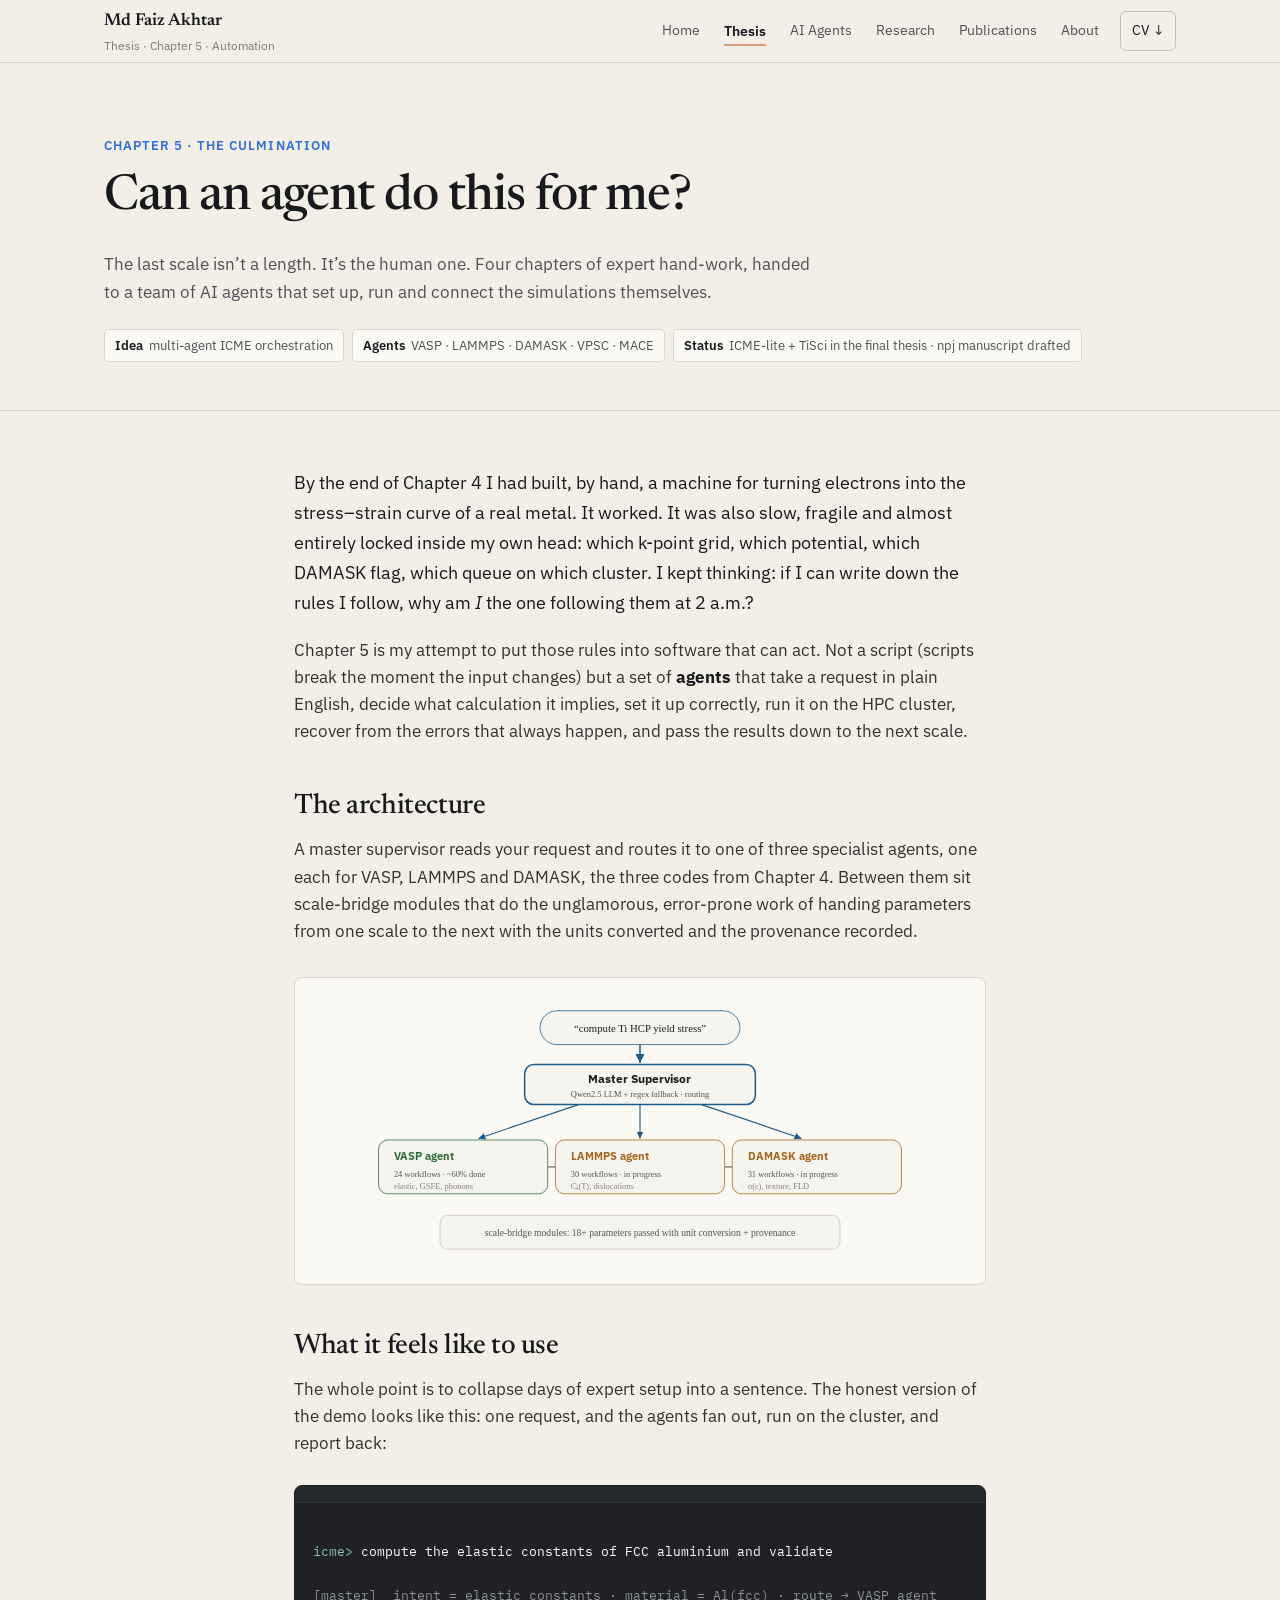
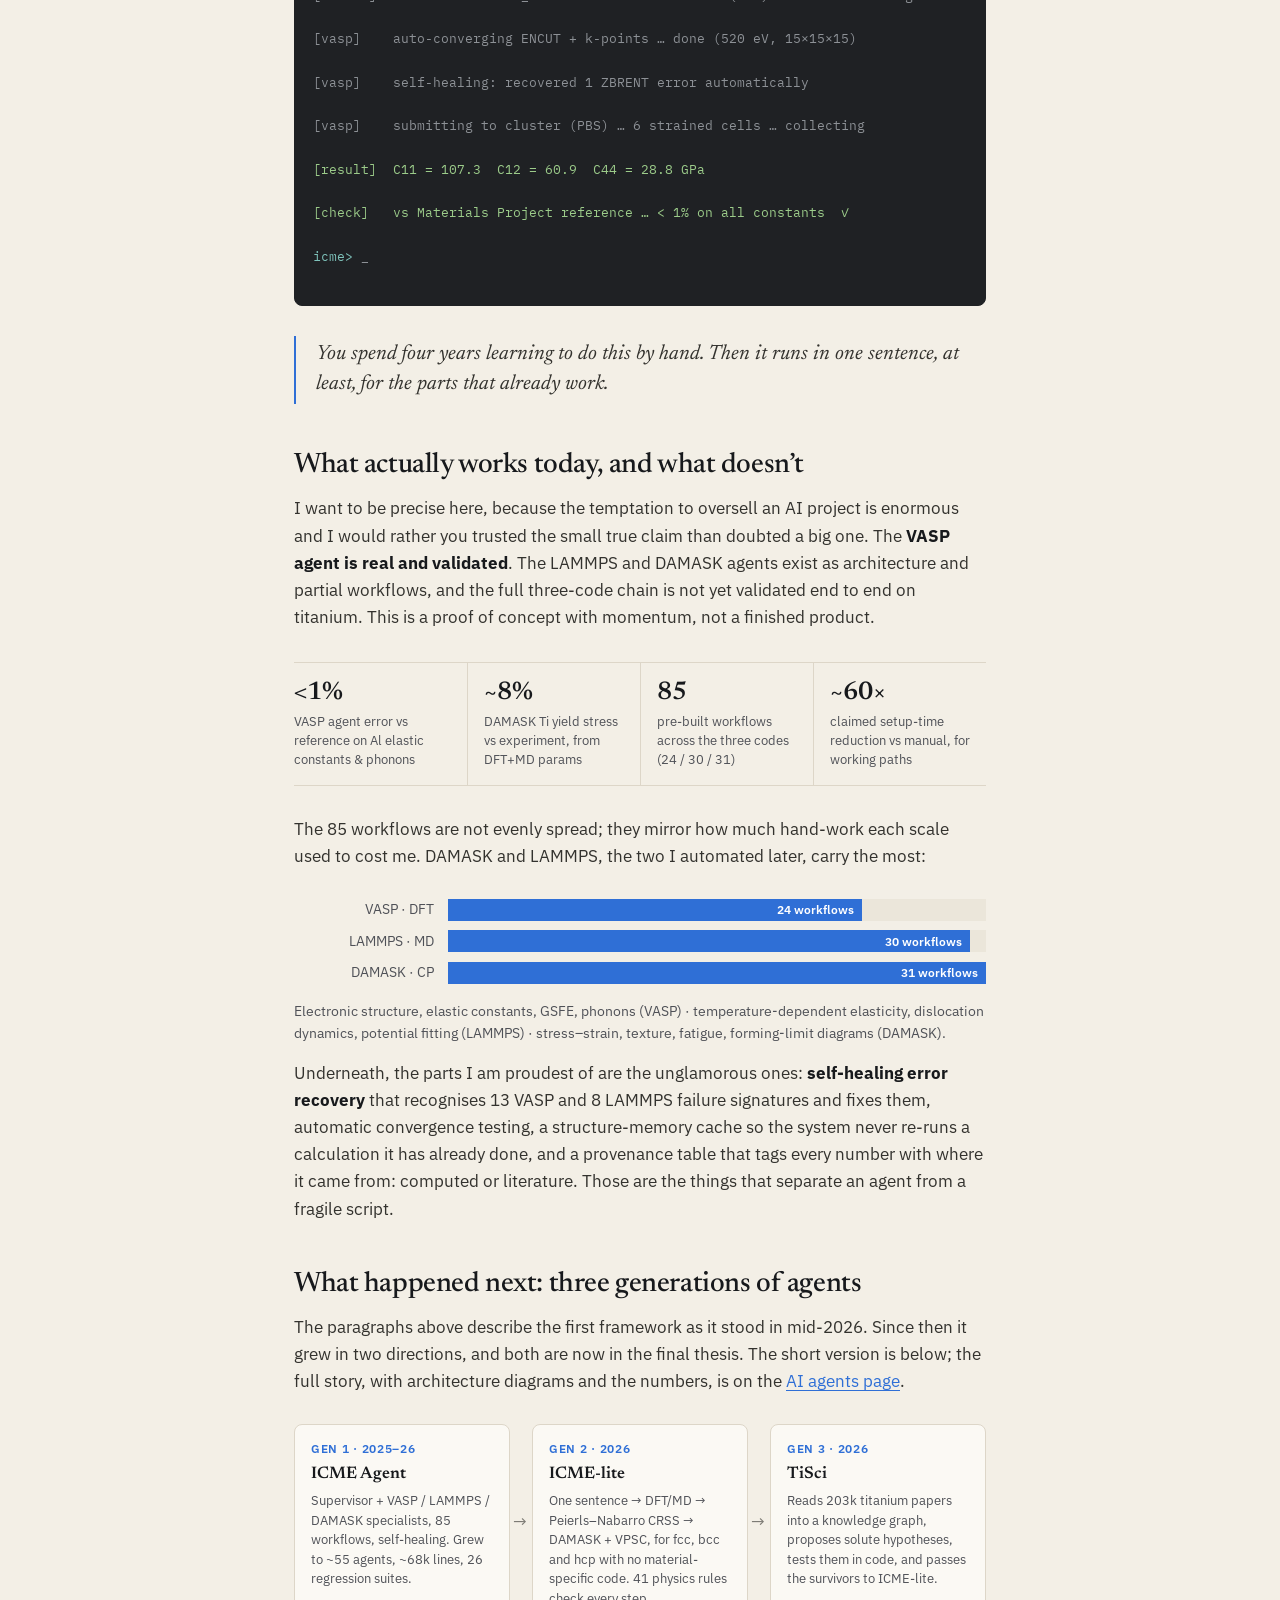
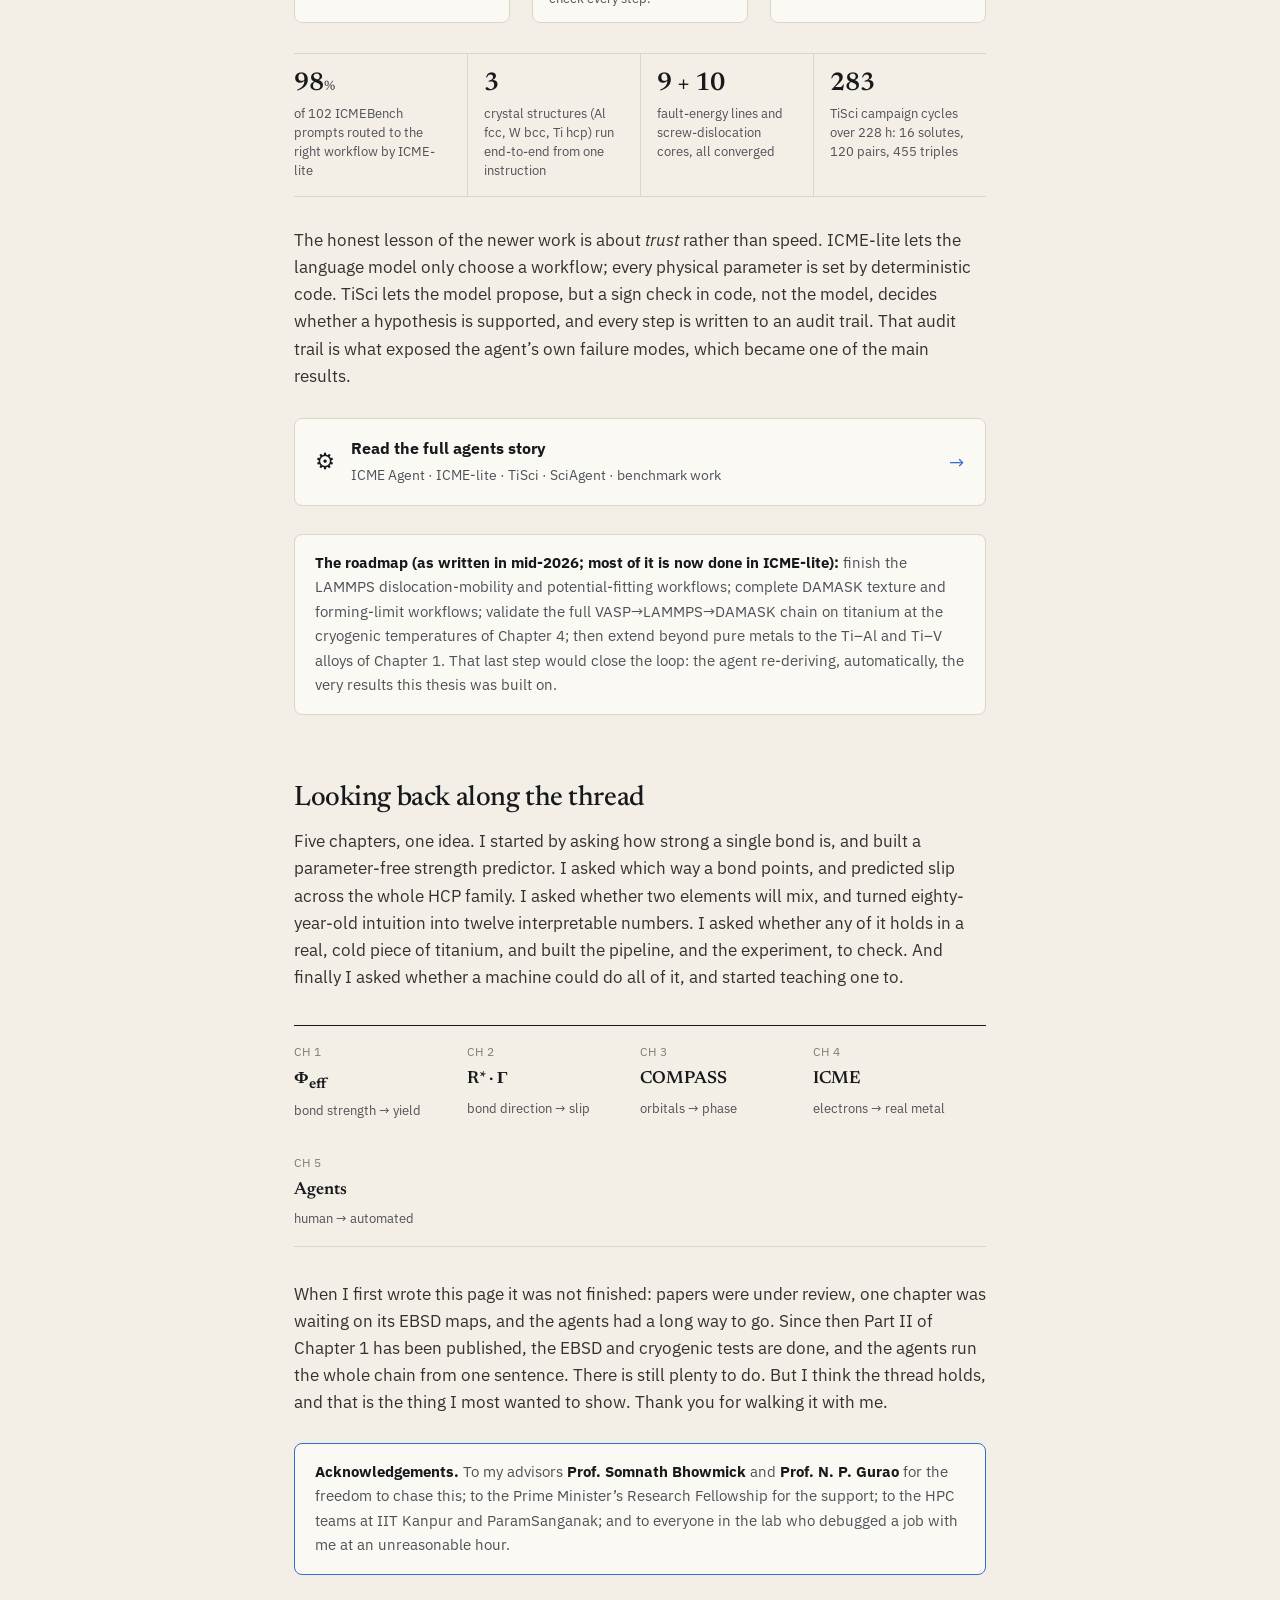
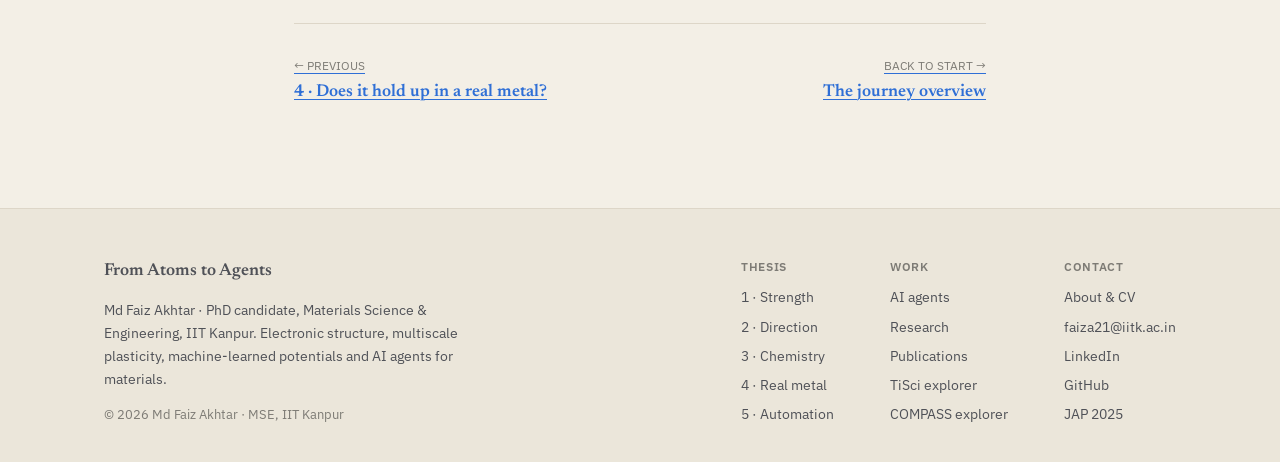
<file: chapter5.html>
<!doctype html>
<html lang="en">
<head>
<meta charset="utf-8">
<meta name="viewport" content="width=device-width, initial-scale=1">
<title>Chapter 5 · Can an agent do this for me? | Md Faiz Akhtar</title>
<meta name="description" content="A multi-agent ICME framework where VASP, LAMMPS and DAMASK agents set up and run multiscale simulations from a plain-English request. Md Faiz Akhtar.">
<link rel="preconnect" href="https://fonts.googleapis.com">
<link rel="preconnect" href="https://fonts.gstatic.com" crossorigin>
<link href="https://fonts.googleapis.com/css2?family=IBM+Plex+Mono:wght@400;500&family=IBM+Plex+Sans:wght@400;500;600&family=Newsreader:ital,opsz,wght@0,6..72,400;0,6..72,500;1,6..72,400&display=swap" rel="stylesheet">
<link rel="stylesheet" href="css/style.css">
<link rel="icon" href="data:image/svg+xml,<svg xmlns='http://www.w3.org/2000/svg' viewBox='0 0 100 100'><circle cx='50' cy='50' r='40' fill='none' stroke='%231f5c8a' stroke-width='6'/><circle cx='50' cy='50' r='9' fill='%231f5c8a'/></svg>">
<style>:root{--ac:var(--c5)}</style>
</head>
<body>

<nav class="nav">
  <div class="wrap">
    <a class="brand" href="index.html"><span class="dot"></span><span>Md Faiz Akhtar<small>Thesis · Chapter 5 · Automation</small></span></a>
    <button class="nav-toggle" aria-label="menu">&#9776;</button>
    <div class="nav-links">
      <a href="index.html">Home</a>
      <div class="dd">
        <a href="index.html#thesis" data-group="thesis">Thesis</a>
        <div class="dd-menu">
          <a href="chapter1.html" style="color:var(--c1)"><i>1</i><span style="color:var(--text)">How strong is a bond?</span></a>
          <a href="chapter2.html" style="color:var(--c2)"><i>2</i><span style="color:var(--text)">Which way does a metal slip?</span></a>
          <a href="chapter3.html" style="color:var(--c3)"><i>3</i><span style="color:var(--text)">Will two elements even mix? (COMPASS)</span></a>
          <a href="chapter4.html" style="color:var(--c4)"><i>4</i><span style="color:var(--text)">Does it hold up in a real metal?</span></a>
          <a href="chapter5.html" style="color:var(--c5)"><i>5</i><span style="color:var(--text)">Can an agent do this for me?</span></a>
        </div>
      </div>
      <a href="agents.html">AI Agents</a>
      <a href="research.html">Research</a>
      <a href="about.html#publications">Publications</a>
      <a href="about.html">About</a>
      <a class="nav-cv" href="assets/Md_Faiz_Akhtar_CV.pdf" target="_blank" rel="noopener">CV &darr;</a>
    </div>
  </div>
</nav>

<header class="ch-hero">
  <div class="wrap">
    <div class="ch-kicker">Chapter 5 · The culmination</div>
    <h1>Can an agent do this for me?</h1>
    <p class="scaleline">The last scale isn&rsquo;t a length. It&rsquo;s the human one. Four chapters of expert hand-work,
      handed to a team of AI agents that set up, run and connect the simulations themselves.</p>
    <div class="ch-meta">
      <span class="chip"><b>Idea</b> &nbsp;multi-agent ICME orchestration</span>
      <span class="chip"><b>Agents</b> &nbsp;VASP &middot; LAMMPS &middot; DAMASK &middot; VPSC &middot; MACE</span>
      <span class="chip"><b>Status</b> &nbsp;ICME-lite + TiSci in the final thesis &middot; npj manuscript drafted</span>
    </div>
  </div>
</header>

<article class="prose section">

  <p class="first reveal">By the end of Chapter 4 I had built, by hand, a machine for turning electrons into the
    stress&ndash;strain curve of a real metal. It worked. It was also slow, fragile and almost entirely locked inside my own head: which k-point grid, which potential, which DAMASK flag, which queue on which cluster. I kept thinking: if I
    can write down the rules I follow, why am <em>I</em> the one following them at 2 a.m.?</p>

  <p class="reveal">Chapter 5 is my attempt to put those rules into software that can act. Not a script (scripts break the moment the input changes) but a set of <strong>agents</strong> that take a request in plain English, decide what
    calculation it implies, set it up correctly, run it on the HPC cluster, recover from the errors that always happen, and
    pass the results down to the next scale.</p>

  <h2 class="reveal">The architecture</h2>
  <p class="reveal">A master supervisor reads your request and routes it to one of three specialist agents, one each for
    VASP, LAMMPS and DAMASK, the three codes from Chapter 4. Between them sit scale-bridge modules that do the unglamorous,
    error-prone work of handing parameters from one scale to the next with the units converted and the provenance recorded.</p>

  <div class="diagram reveal">
    <svg viewBox="0 0 840 340" role="img" aria-label="Multi-agent ICME framework architecture">
      <defs><marker id="a5" markerWidth="10" markerHeight="10" refX="6" refY="3" orient="auto">
        <path d="M0,0 L6,3 L0,6 Z" fill="#1f5c8a"/></marker></defs>

      <!-- user -->
      <rect x="290" y="14" width="260" height="44" rx="22" fill="#f6f4ef" stroke="#1f5c8a"/>
      <text x="420" y="42" text-anchor="middle" fill="#1d1d1b" font-size="14" font-family="JetBrains Mono">&ldquo;compute Ti HCP yield stress&rdquo;</text>
      <path d="M420,58 L420,82" stroke="#1f5c8a" stroke-width="2" marker-end="url(#a5)"/>

      <!-- master -->
      <rect x="270" y="84" width="300" height="52" rx="12" fill="#f6f4ef" stroke="#1f5c8a" stroke-width="2"/>
      <text x="420" y="108" text-anchor="middle" fill="#1d1d1b" font-size="15" font-weight="700" font-family="IBM Plex Sans, sans-serif">Master Supervisor</text>
      <text x="420" y="126" text-anchor="middle" fill="#55534e" font-size="11" font-family="JetBrains Mono">Qwen2.5 LLM + regex fallback · routing</text>

      <!-- three agents -->
      <g font-family="IBM Plex Sans, sans-serif">
        <path d="M340,136 L210,180" stroke="#1f5c8a" stroke-width="1.5" marker-end="url(#a5)"/>
        <path d="M420,136 L420,180" stroke="#1f5c8a" stroke-width="1.5" marker-end="url(#a5)"/>
        <path d="M500,136 L630,180" stroke="#1f5c8a" stroke-width="1.5" marker-end="url(#a5)"/>

        <rect x="80" y="182" width="220" height="70" rx="12" fill="#f6f4ef" stroke="#2f6b3a"/>
        <text x="100" y="208" fill="#2f6b3a" font-size="14" font-weight="700">VASP agent</text>
        <text x="100" y="230" fill="#55534e" font-size="11" font-family="JetBrains Mono">24 workflows · ~60% done</text>
        <text x="100" y="246" fill="#85817a" font-size="11" font-family="JetBrains Mono">elastic, GSFE, phonons</text>

        <rect x="310" y="182" width="220" height="70" rx="12" fill="#f6f4ef" stroke="#a8641c"/>
        <text x="330" y="208" fill="#a8641c" font-size="14" font-weight="700">LAMMPS agent</text>
        <text x="330" y="230" fill="#55534e" font-size="11" font-family="JetBrains Mono">30 workflows · in progress</text>
        <text x="330" y="246" fill="#85817a" font-size="11" font-family="JetBrains Mono">C&#7522;&#11388;(T), dislocations</text>

        <rect x="540" y="182" width="220" height="70" rx="12" fill="#f6f4ef" stroke="#a8641c"/>
        <text x="560" y="208" fill="#a8641c" font-size="14" font-weight="700">DAMASK agent</text>
        <text x="560" y="230" fill="#55534e" font-size="11" font-family="JetBrains Mono">31 workflows · in progress</text>
        <text x="560" y="246" fill="#85817a" font-size="11" font-family="JetBrains Mono">&sigma;(&epsilon;), texture, FLD</text>
      </g>

      <!-- bridges -->
      <path d="M300,217 L310,217" stroke="#85817a" stroke-width="2"/>
      <path d="M530,217 L540,217" stroke="#85817a" stroke-width="2"/>
      <rect x="160" y="280" width="520" height="44" rx="10" fill="#f6f4ef" stroke="#cfc9bc"/>
      <text x="420" y="307" text-anchor="middle" fill="#55534e" font-size="12.5" font-family="JetBrains Mono">scale-bridge modules: 18+ parameters passed with unit conversion + provenance</text>
    </svg>
  </div>

  <h2 class="reveal">What it feels like to use</h2>
  <p class="reveal">The whole point is to collapse days of expert setup into a sentence. The honest version of the demo looks like this: one request, and the agents fan out, run on the cluster, and report back:</p>

  <div class="term reveal">
    <div class="bar"><i style="background:#9b2f3f"></i><i style="background:#a8641c"></i><i style="background:#2f6b3a"></i></div>
    <div class="body">
<span class="pr">icme&gt;</span> <span class="u">compute the elastic constants of FCC aluminium and validate</span><br>
<span class="dim">[master]  intent = elastic_constants · material = Al(fcc) · route &rarr; VASP agent</span><br>
<span class="dim">[vasp]    auto-converging ENCUT + k-points … done (520 eV, 15×15×15)</span><br>
<span class="dim">[vasp]    self-healing: recovered 1 ZBRENT error automatically</span><br>
<span class="dim">[vasp]    submitting to cluster (PBS) … 6 strained cells … collecting</span><br>
<span class="ok">[result]  C11 = 107.3  C12 = 60.9  C44 = 28.8 GPa</span><br>
<span class="ok">[check]   vs Materials Project reference … &lt; 1% on all constants  &#10003;</span><br>
<span class="pr">icme&gt;</span> <span class="dim">_</span>
    </div>
  </div>

  <p class="pull reveal">You spend four years learning to do this by hand. Then it runs in one sentence, at least, for
    the parts that already work.</p>

  <h2 class="reveal">What actually works today, and what doesn&rsquo;t</h2>
  <p class="reveal">I want to be precise here, because the temptation to oversell an AI project is enormous and I would rather
    you trusted the small true claim than doubted a big one. The <strong>VASP agent is real and validated</strong>. The
    LAMMPS and DAMASK agents exist as architecture and partial workflows, and the full three-code chain is not yet validated
    end to end on titanium. This is a proof of concept with momentum, not a finished product.</p>

  <div class="kpis reveal">
    <div class="kpi"><div class="n">&lt;1%</div><div class="l">VASP agent error vs reference on Al elastic constants &amp; phonons</div></div>
    <div class="kpi"><div class="n">~8%</div><div class="l">DAMASK Ti yield stress vs experiment, from DFT+MD params</div></div>
    <div class="kpi"><div class="n">85</div><div class="l">pre-built workflows across the three codes (24 / 30 / 31)</div></div>
    <div class="kpi"><div class="n">~60&times;</div><div class="l">claimed setup-time reduction vs manual, for working paths</div></div>
  </div>

  <p class="reveal">The 85 workflows are not evenly spread; they mirror how much hand-work each scale used to cost me.
    DAMASK and LAMMPS, the two I automated later, carry the most:</p>

  <div class="barviz reveal">
    <div class="row"><div class="lab">VASP &middot; DFT</div><div class="track"><div class="fill" style="width:77%">24 workflows</div></div></div>
    <div class="row"><div class="lab">LAMMPS &middot; MD</div><div class="track"><div class="fill" style="width:97%">30 workflows</div></div></div>
    <div class="row"><div class="lab">DAMASK &middot; CP</div><div class="track"><div class="fill" style="width:100%">31 workflows</div></div></div>
  </div>
  <p class="reveal" style="font-size:.86rem;color:var(--muted);margin-top:-12px">Electronic structure, elastic constants, GSFE,
    phonons (VASP) &middot; temperature-dependent elasticity, dislocation dynamics, potential fitting (LAMMPS) &middot;
    stress&ndash;strain, texture, fatigue, forming-limit diagrams (DAMASK).</p>

  <p class="reveal">Underneath, the parts I am proudest of are the unglamorous ones: <strong>self-healing error recovery</strong>
    that recognises 13 VASP and 8 LAMMPS failure signatures and fixes them, automatic convergence testing, a structure-memory
    cache so the system never re-runs a calculation it has already done, and a provenance table that tags every number with
    where it came from: computed or literature. Those are the things that separate an agent from a fragile script.</p>

  <h2 class="reveal" id="since">What happened next: three generations of agents</h2>
  <p class="reveal">The paragraphs above describe the first framework as it stood in mid-2026. Since then it grew in two directions, and both are
    now in the final thesis. The short version is below; the full story, with architecture diagrams and the numbers, is on the
    <a href="agents.html">AI agents page</a>.</p>

  <div class="flow reveal">
    <div class="st"><div class="n">GEN 1 &middot; 2025&ndash;26</div><div class="t">ICME Agent</div><div class="d">Supervisor + VASP / LAMMPS / DAMASK specialists, 85 workflows, self-healing. Grew to ~55 agents, ~68k lines, 26 regression suites.</div></div>
    <div class="st"><div class="n">GEN 2 &middot; 2026</div><div class="t">ICME-lite</div><div class="d">One sentence &rarr; DFT/MD &rarr; Peierls&ndash;Nabarro CRSS &rarr; DAMASK + VPSC, for fcc, bcc and hcp with no material-specific code. 41 physics rules check every step.</div></div>
    <div class="st"><div class="n">GEN 3 &middot; 2026</div><div class="t">TiSci</div><div class="d">Reads 203k titanium papers into a knowledge graph, proposes solute hypotheses, tests them in code, and passes the survivors to ICME-lite.</div></div>
  </div>

  <div class="kpis reveal">
    <div class="kpi"><div class="n">98<small>%</small></div><div class="l">of 102 ICMEBench prompts routed to the right workflow by ICME-lite</div></div>
    <div class="kpi"><div class="n">3</div><div class="l">crystal structures (Al fcc, W bcc, Ti hcp) run end-to-end from one instruction</div></div>
    <div class="kpi"><div class="n">9 + 10</div><div class="l">fault-energy lines and screw-dislocation cores, all converged</div></div>
    <div class="kpi"><div class="n">283</div><div class="l">TiSci campaign cycles over 228&nbsp;h: 16 solutes, 120 pairs, 455 triples</div></div>
  </div>

  <p class="reveal">The honest lesson of the newer work is about <em>trust</em> rather than speed. ICME-lite lets the language model only
    choose a workflow; every physical parameter is set by deterministic code. TiSci lets the model propose, but a sign check in code, not the model, decides whether a hypothesis is supported, and every step is written to an audit trail. That
    audit trail is what exposed the agent&rsquo;s own failure modes, which became one of the main results.</p>

  <a class="linkout reveal" href="agents.html"><span class="ic">&#9881;</span><span class="tx"><b>Read the full agents story</b><span>ICME Agent &middot; ICME-lite &middot; TiSci &middot; SciAgent &middot; benchmark work</span></span><span class="arr">&rarr;</span></a>

  <div class="note reveal"><b>The roadmap (as written in mid-2026; most of it is now done in ICME-lite):</b> finish the LAMMPS dislocation-mobility and potential-fitting workflows; complete
    DAMASK texture and forming-limit workflows; validate the full VASP&rarr;LAMMPS&rarr;DAMASK chain on titanium at the
    cryogenic temperatures of Chapter 4; then extend beyond pure metals to the Ti&ndash;Al and Ti&ndash;V alloys of Chapter 1.
    That last step would close the loop: the agent re-deriving, automatically, the very results this thesis was built on.</div>

  <!-- CLOSING -->
  <h2 class="reveal" style="margin-top:2.4em">Looking back along the thread</h2>
  <p class="reveal">Five chapters, one idea. I started by asking how strong a single bond is, and built a parameter-free
    strength predictor. I asked which way a bond points, and predicted slip across the whole HCP family. I asked whether two
    elements will mix, and turned eighty-year-old intuition into twelve interpretable numbers. I asked whether any of it holds
    in a real, cold piece of titanium, and built the pipeline, and the experiment, to check. And finally I asked whether a
    machine could do all of it, and started teaching one to.</p>

  <div class="thread reveal" style="margin:34px 0">
    <div class="node"><div class="k">CH 1</div><div class="v">&Phi;<sub>eff</sub></div><div class="d">bond strength &rarr; yield</div></div>
    <div class="node"><div class="k">CH 2</div><div class="v">R* · &Gamma;</div><div class="d">bond direction &rarr; slip</div></div>
    <div class="node"><div class="k">CH 3</div><div class="v">COMPASS</div><div class="d">orbitals &rarr; phase</div></div>
    <div class="node"><div class="k">CH 4</div><div class="v">ICME</div><div class="d">electrons &rarr; real metal</div></div>
    <div class="node"><div class="k">CH 5</div><div class="v">Agents</div><div class="d">human &rarr; automated</div></div>
  </div>

  <p class="reveal">When I first wrote this page it was not finished: papers were under review, one chapter was waiting on its EBSD
    maps, and the agents had a long way to go. Since then Part II of Chapter 1 has been published, the EBSD and cryogenic tests are done,
    and the agents run the whole chain from one sentence. There is still plenty to do. But I think the thread holds, and that is the thing I most wanted to show. Thank you for
    walking it with me.</p>

  <div class="note reveal" style="border-color:var(--c5)"><b>Acknowledgements.</b> To my advisors <b>Prof. Somnath Bhowmick</b>
    and <b>Prof. N. P. Gurao</b> for the freedom to chase this; to the Prime Minister&rsquo;s Research Fellowship for the support;
    to the HPC teams at IIT Kanpur and ParamSanganak; and to everyone in the lab who debugged a job with me at an unreasonable hour.</div>

  <div class="pager">
    <a href="chapter4.html"><div class="dir">&larr; PREVIOUS</div><div class="ttl">4 · Does it hold up in a real metal?</div></a>
    <a class="next" href="index.html"><div class="dir">BACK TO START &rarr;</div><div class="ttl">The journey overview</div></a>
  </div>
</article>

<footer>
  <div class="wrap">
    <div style="max-width:380px">
      <div class="brand" style="margin-bottom:12px"><span class="dot"></span><span>From Atoms to Agents</span></div>
      <div style="font-size:.9rem;line-height:1.6">Md Faiz Akhtar &middot; PhD candidate, Materials Science &amp; Engineering, IIT Kanpur. Electronic structure, multiscale plasticity, machine-learned potentials and AI agents for materials.</div>
      <div style="font-size:.8rem;color:var(--muted-2);margin-top:14px">&copy; 2026 Md Faiz Akhtar &middot; MSE, IIT Kanpur</div>
    </div>
    <div class="foot-cols">
      <div class="col"><span class="h">Thesis</span>
        <a href="chapter1.html">1 &middot; Strength</a><a href="chapter2.html">2 &middot; Direction</a><a href="chapter3.html">3 &middot; Chemistry</a><a href="chapter4.html">4 &middot; Real metal</a><a href="chapter5.html">5 &middot; Automation</a></div>
      <div class="col"><span class="h">Work</span>
        <a href="agents.html">AI agents</a><a href="research.html">Research</a><a href="about.html#publications">Publications</a><a href="https://akhtar07.github.io/tisci-explorer/" target="_blank" rel="noopener">TiSci explorer</a><a href="https://akhtar07.github.io/compass-explorer/" target="_blank" rel="noopener">COMPASS explorer</a></div>
      <div class="col"><span class="h">Contact</span>
        <a href="about.html">About &amp; CV</a>
        <a href="mailto:faiza21@iitk.ac.in">faiza21@iitk.ac.in</a>
        <a href="https://www.linkedin.com/in/md-faiz-akhtar-a51960246/" target="_blank" rel="noopener">LinkedIn</a>
        <a href="https://github.com/akhtar07" target="_blank" rel="noopener">GitHub</a>
        <a href="https://pubs.aip.org/aip/jap/article/138/17/175111/3371105/A-novel-electronic-structure-based-prediction-of" target="_blank" rel="noopener">JAP 2025</a></div>
    </div>
  </div>
</footer>
<button class="totop" aria-label="Back to top">&uarr;</button>
<script src="js/main.js"></script>
</body>
</html>
</file>
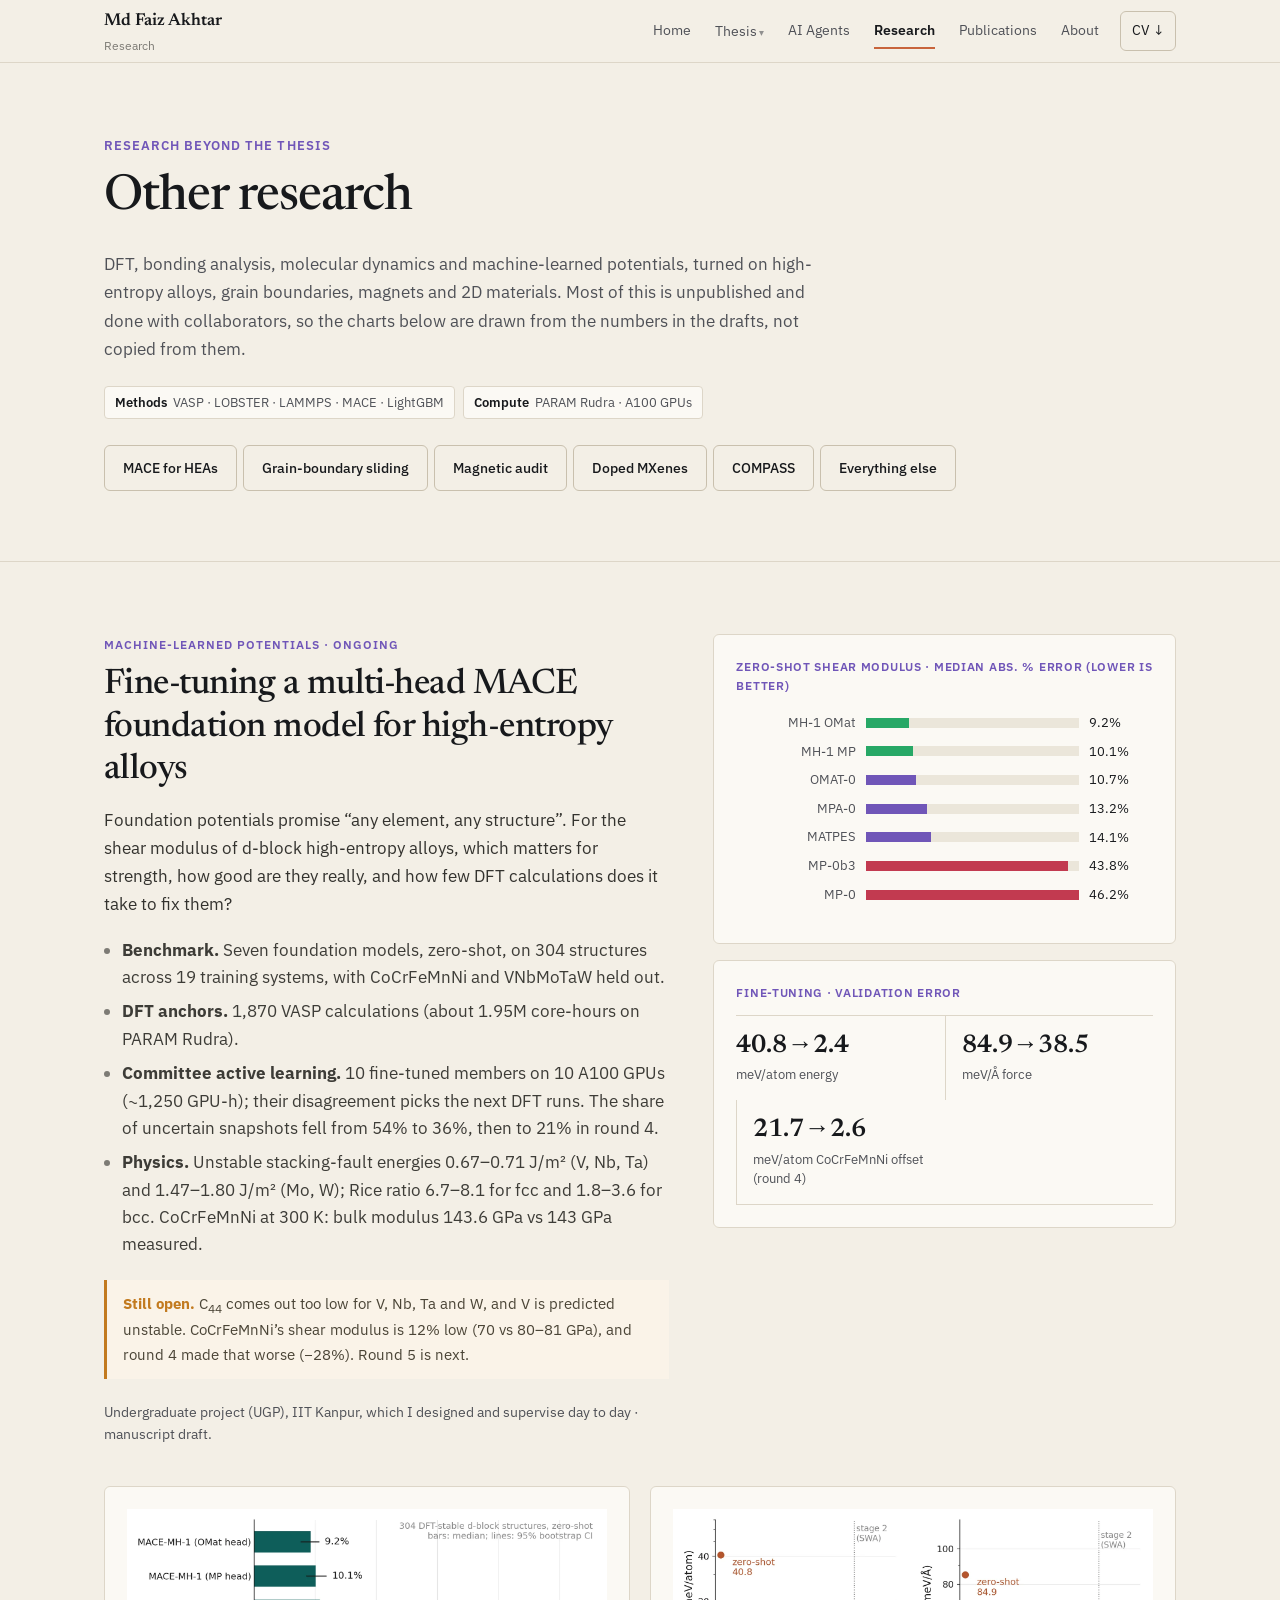
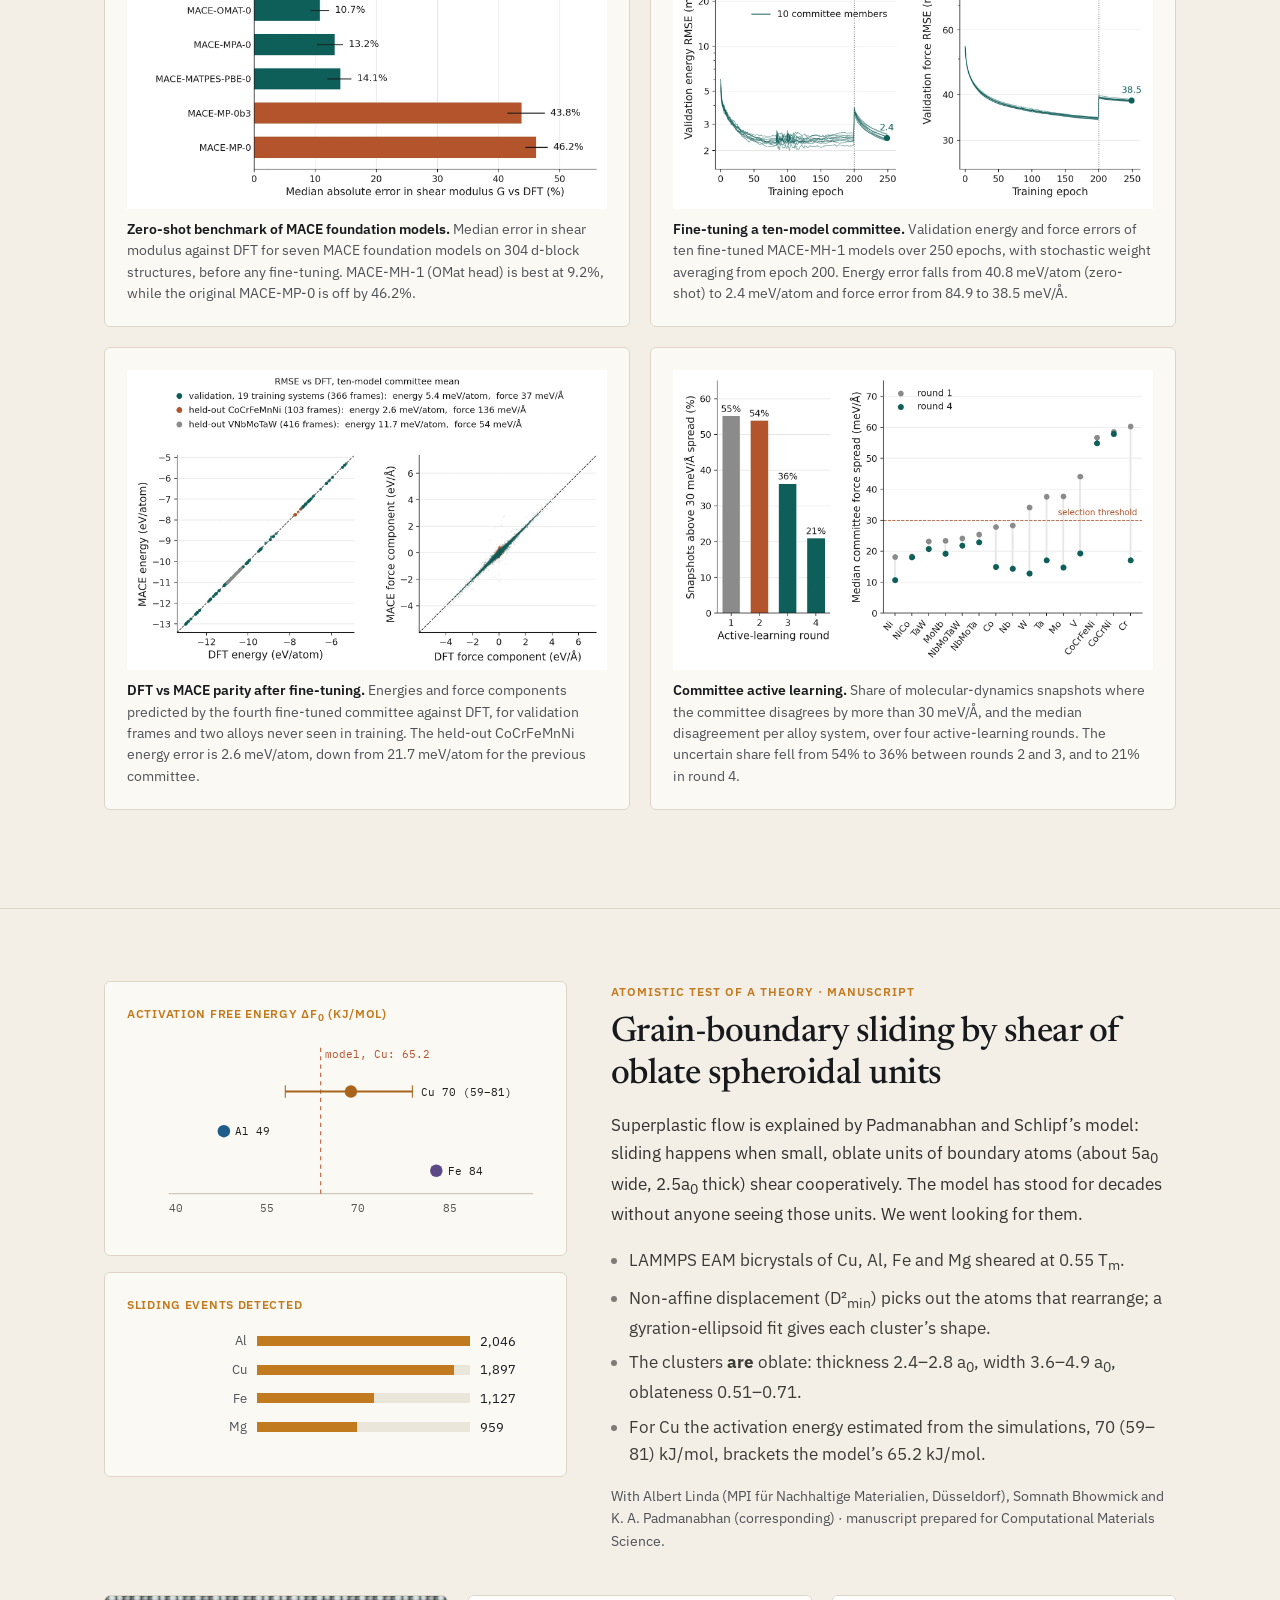
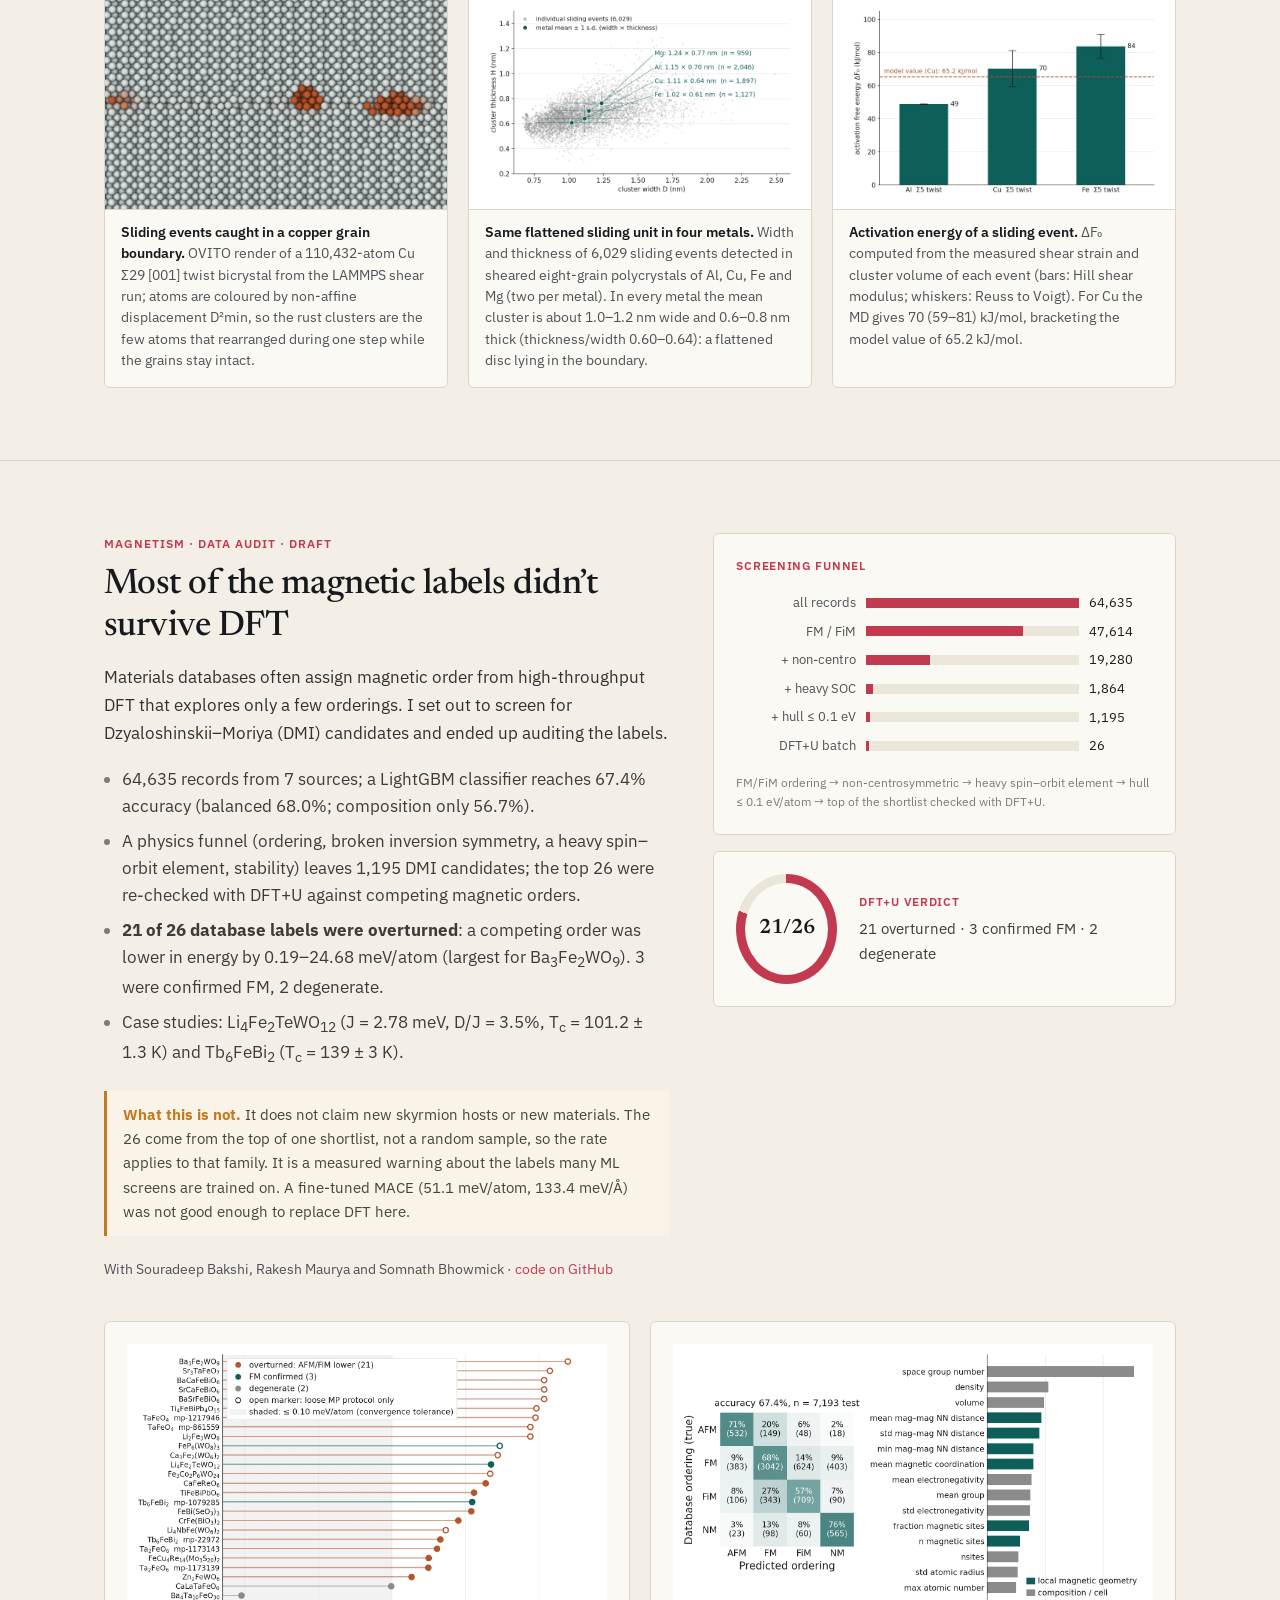
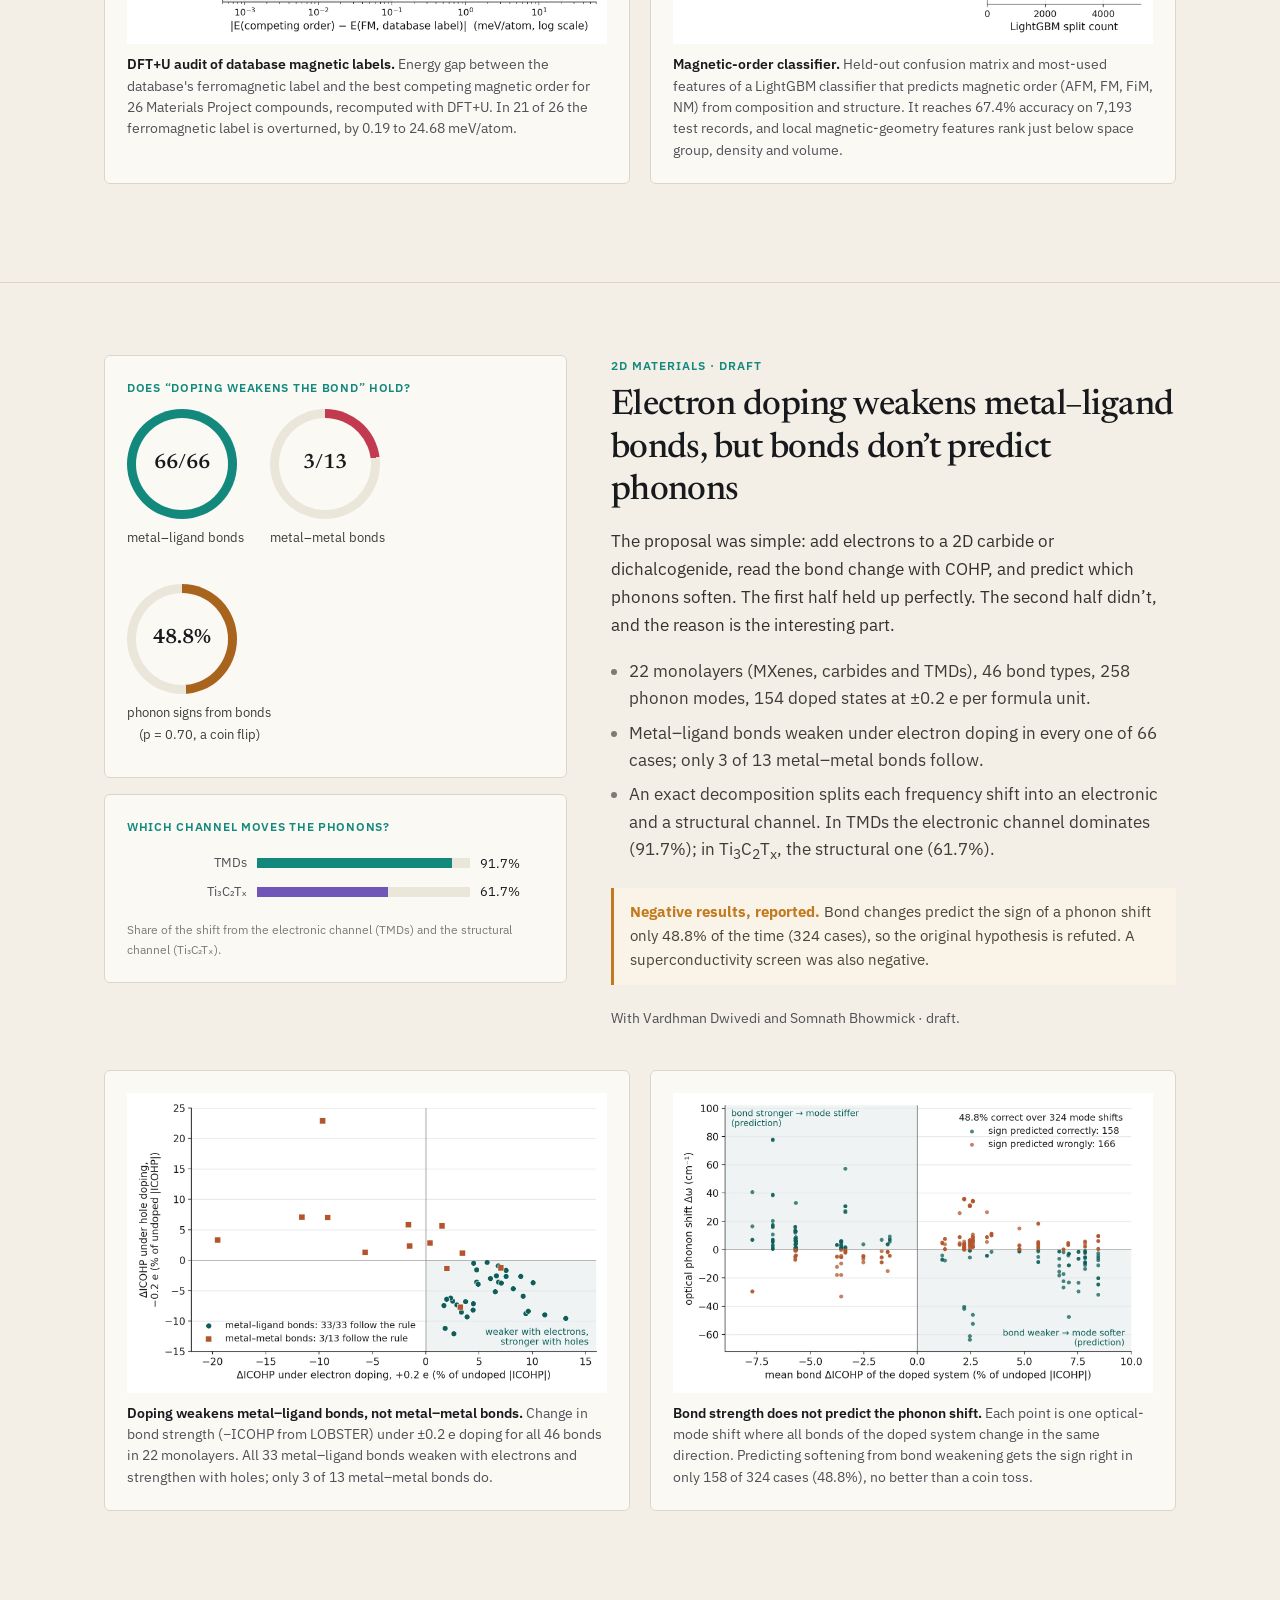
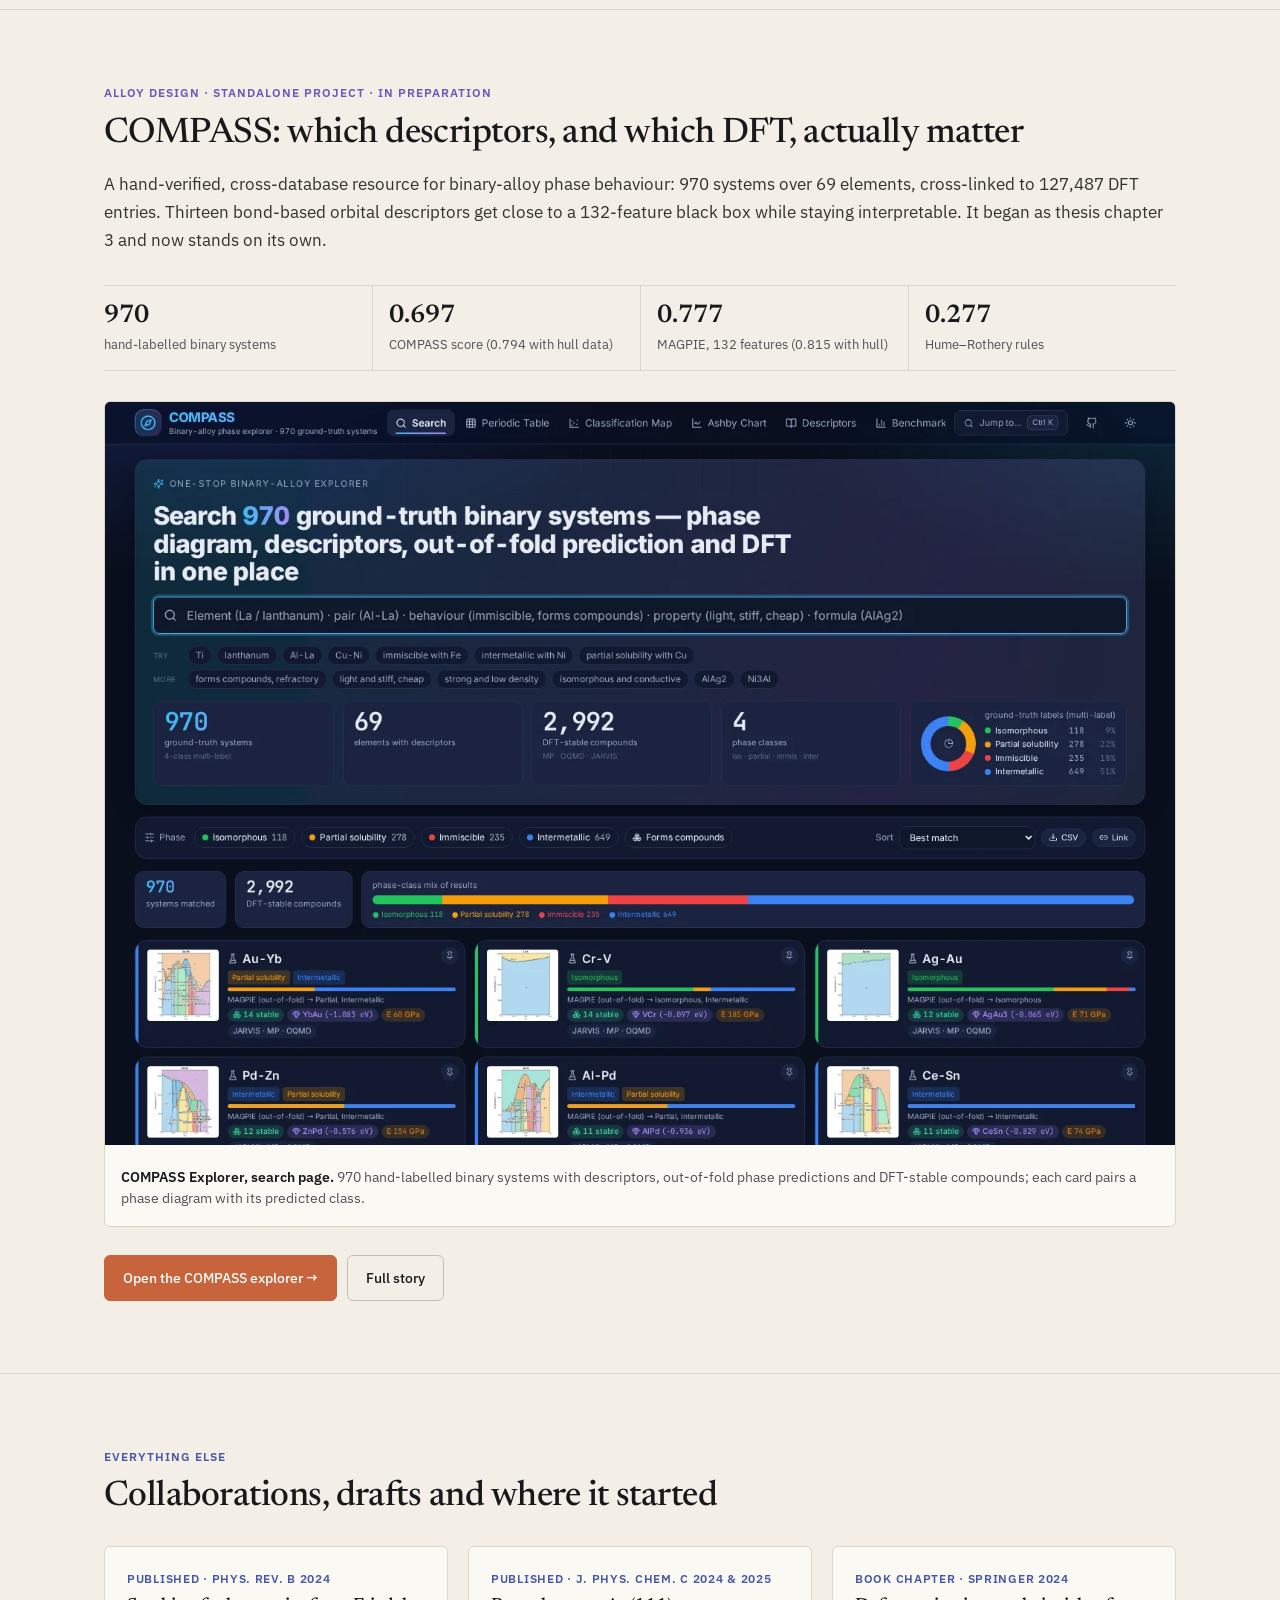
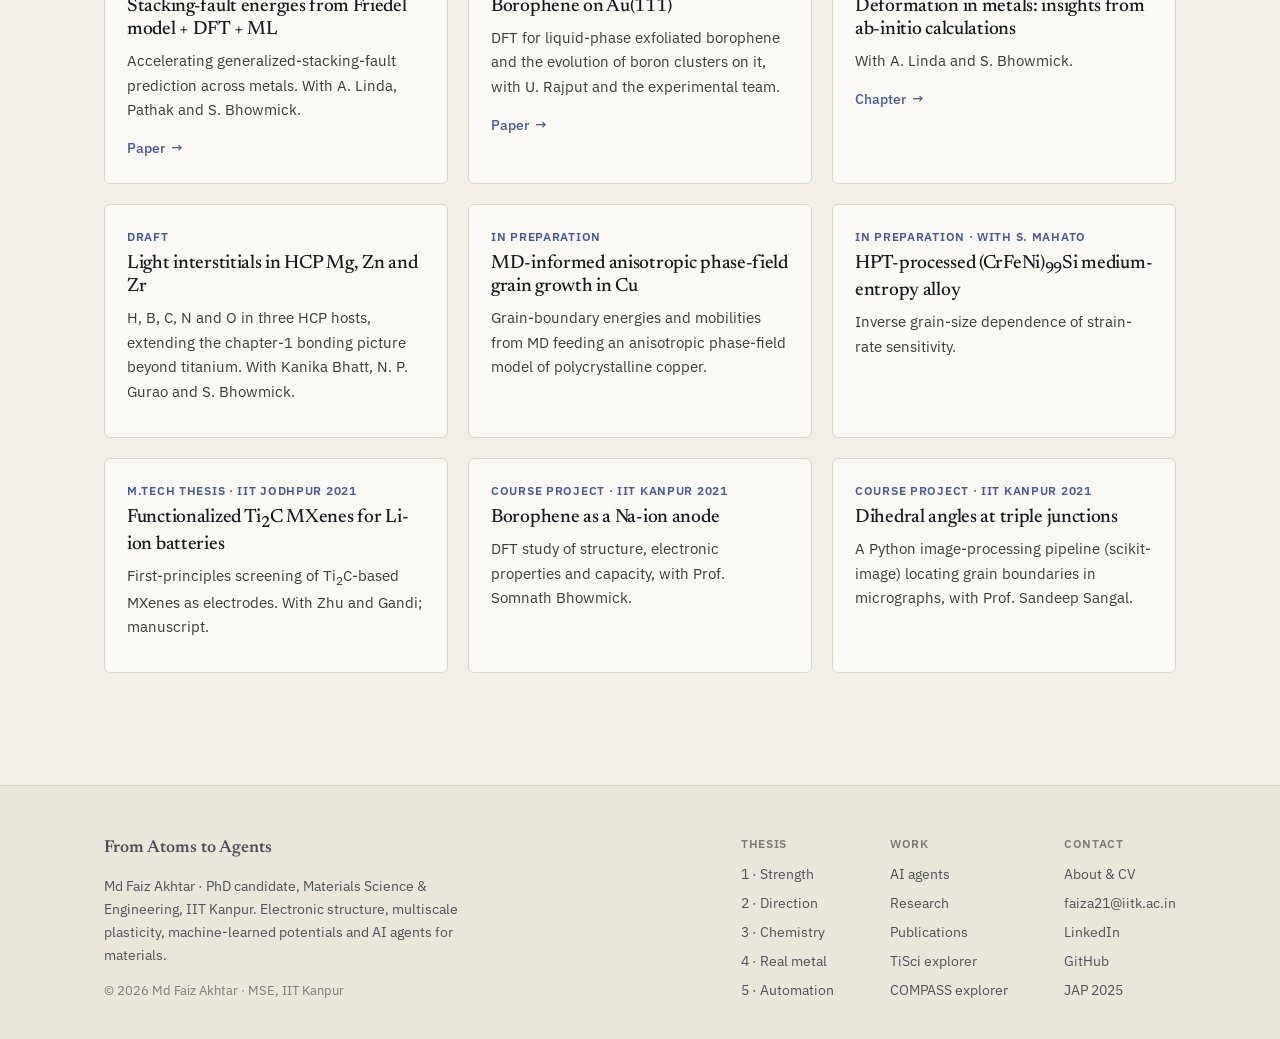
<file: research.html>
<!doctype html>
<html lang="en">
<head>
<meta charset="utf-8">
<meta name="viewport" content="width=device-width, initial-scale=1">
<title>Research | Md Faiz Akhtar</title>
<meta name="description" content="MACE potentials for high-entropy alloys, atomistic grain-boundary sliding, a magnetic-label audit, electron-doped MXenes, COMPASS and more, by Md Faiz Akhtar.">
<meta property="og:title" content="Research | Md Faiz Akhtar">
<meta property="og:description" content="MACE potentials for high-entropy alloys, atomistic grain-boundary sliding, a magnetic-label audit, electron-doped MXenes, COMPASS and more, by Md Faiz Akhtar.">
<meta property="og:type" content="website">
<meta name="theme-color" content="#f3efe6">
<link rel="preconnect" href="https://fonts.googleapis.com">
<link rel="preconnect" href="https://fonts.gstatic.com" crossorigin>
<link href="https://fonts.googleapis.com/css2?family=IBM+Plex+Mono:wght@400;500&family=IBM+Plex+Sans:wght@400;500;600&family=Newsreader:ital,opsz,wght@0,6..72,400;0,6..72,500;1,6..72,400&display=swap" rel="stylesheet">
<link rel="stylesheet" href="css/style.css">
<link rel="icon" href="data:image/svg+xml,<svg xmlns='http://www.w3.org/2000/svg' viewBox='0 0 100 100'><circle cx='50' cy='50' r='40' fill='none' stroke='%235b4a86' stroke-width='6'/><circle cx='50' cy='50' r='9' fill='%235b4a86'/></svg>">
<style>:root{--ac:var(--c3)}</style>
</head>
<body>
<nav class="nav">
  <div class="wrap">
    <a class="brand" href="index.html"><span class="dot"></span><span>Md Faiz Akhtar<small>Research</small></span></a>
    <button class="nav-toggle" aria-label="menu">&#9776;</button>
    <div class="nav-links">
      <a href="index.html">Home</a>
      <div class="dd">
        <a href="index.html#thesis" data-group="thesis">Thesis</a>
        <div class="dd-menu">
          <a href="chapter1.html" style="color:var(--c1)"><i>1</i><span style="color:var(--text)">How strong is a bond?</span></a>
          <a href="chapter2.html" style="color:var(--c2)"><i>2</i><span style="color:var(--text)">Which way does a metal slip?</span></a>
          <a href="chapter3.html" style="color:var(--c3)"><i>3</i><span style="color:var(--text)">Will two elements even mix? (COMPASS)</span></a>
          <a href="chapter4.html" style="color:var(--c4)"><i>4</i><span style="color:var(--text)">Does it hold up in a real metal?</span></a>
          <a href="chapter5.html" style="color:var(--c5)"><i>5</i><span style="color:var(--text)">Can an agent do this for me?</span></a>
        </div>
      </div>
      <a href="agents.html">AI Agents</a>
      <a href="research.html">Research</a>
      <a href="about.html#publications">Publications</a>
      <a href="about.html">About</a>
      <a class="nav-cv" href="assets/Md_Faiz_Akhtar_CV.pdf" target="_blank" rel="noopener">CV &darr;</a>
    </div>
  </div>
</nav>
<header class="ch-hero" style="--ac:var(--c3)">
  <div class="wrap">
    <div class="ch-kicker">Research beyond the thesis</div>
    <h1>Other research</h1>
    <p class="scaleline">DFT, bonding analysis, molecular dynamics and machine-learned potentials, turned on high-entropy alloys,
      grain boundaries, magnets and 2D materials. Most of this is unpublished and done with collaborators, so the charts below are
      drawn from the numbers in the drafts, not copied from them.</p>
    <div class="ch-meta">
      <span class="chip"><b>Methods</b> &nbsp;VASP &middot; LOBSTER &middot; LAMMPS &middot; MACE &middot; LightGBM</span>
      <span class="chip"><b>Compute</b> &nbsp;PARAM Rudra &middot; A100 GPUs</span>
    </div>
    <div class="filters" style="margin-top:26px" aria-label="Jump to project">
      <a class="btn btn-ghost" href="#mace">MACE for HEAs</a>
      <a class="btn btn-ghost" href="#gbs">Grain-boundary sliding</a>
      <a class="btn btn-ghost" href="#magnetic">Magnetic audit</a>
      <a class="btn btn-ghost" href="#mxene">Doped MXenes</a>
      <a class="btn btn-ghost" href="#compass">COMPASS</a>
      <a class="btn btn-ghost" href="#more">Everything else</a>
    </div>
  </div>
</header>

<nav class="toc" aria-label="On this page" style="--ac:var(--c3)">
  <div class="t">On this page</div>
  <a href="#mace">MACE for HEAs</a><a href="#gbs">Grain-boundary sliding</a><a href="#magnetic">Magnetic audit</a><a href="#mxene">Doped MXenes</a><a href="#compass">COMPASS</a><a href="#more">Everything else</a>
</nav>

<!-- MACE -->
<section class="proj" id="mace" style="--ac:var(--c3)">
  <div class="wrap">
    <div class="split">
      <div class="reveal">
        <div class="section-tag">Machine-learned potentials &middot; ongoing</div>
        <h2>Fine-tuning a multi-head MACE foundation model for high-entropy alloys</h2>
        <p class="lead">Foundation potentials promise &ldquo;any element, any structure&rdquo;. For the shear modulus of d-block
          high-entropy alloys, which matters for strength, how good are they really, and how few DFT calculations does it take
          to fix them?</p>
        <ul>
          <li><b>Benchmark.</b> Seven foundation models, zero-shot, on 304 structures across 19 training systems, with CoCrFeMnNi and VNbMoTaW held out.</li>
          <li><b>DFT anchors.</b> 1,870 VASP calculations (about 1.95M core-hours on PARAM Rudra).</li>
          <li><b>Committee active learning.</b> 10 fine-tuned members on 10 A100 GPUs (~1,250 GPU-h); their disagreement picks the next DFT runs. The share of uncertain snapshots fell from 54% to 36%, then to 21% in round 4.</li>
          <li><b>Physics.</b> Unstable stacking-fault energies 0.67&ndash;0.71 J/m&sup2; (V, Nb, Ta) and 1.47&ndash;1.80 J/m&sup2; (Mo, W); Rice ratio 6.7&ndash;8.1 for fcc and 1.8&ndash;3.6 for bcc. CoCrFeMnNi at 300 K: bulk modulus 143.6 GPa vs 143 GPa measured.</li>
        </ul>
        <div class="honest"><b>Still open.</b> C<sub>44</sub> comes out too low for V, Nb, Ta and W, and V is predicted unstable.
          CoCrFeMnNi&rsquo;s shear modulus is 12% low (70 vs 80&ndash;81 GPa), and round 4 made that worse (&minus;28%). Round 5 is next.</div>
        <p style="font-size:.85rem;color:var(--muted)">Undergraduate project (UGP), IIT Kanpur, which I designed and supervise day to day &middot; manuscript draft.</p>
      </div>
      <div class="sticky reveal" data-d="1">
        <div class="card" style="--ac:var(--c3)">
          <div class="kick">Zero-shot shear modulus &middot; median abs. % error (lower is better)</div>
          <div class="mbar">
            <div class="r"><span class="k">MH-1 OMat</span><span class="b"><i style="width:19.9%;background:var(--green)"></i></span><span class="v">9.2%</span></div>
            <div class="r"><span class="k">MH-1 MP</span><span class="b"><i style="width:21.9%;background:var(--green)"></i></span><span class="v">10.1%</span></div>
            <div class="r"><span class="k">OMAT-0</span><span class="b"><i style="width:23.2%"></i></span><span class="v">10.7%</span></div>
            <div class="r"><span class="k">MPA-0</span><span class="b"><i style="width:28.6%"></i></span><span class="v">13.2%</span></div>
            <div class="r"><span class="k">MATPES</span><span class="b"><i style="width:30.5%"></i></span><span class="v">14.1%</span></div>
            <div class="r"><span class="k">MP-0b3</span><span class="b"><i style="width:94.8%;background:var(--rose)"></i></span><span class="v">43.8%</span></div>
            <div class="r"><span class="k">MP-0</span><span class="b"><i style="width:100%;background:var(--rose)"></i></span><span class="v">46.2%</span></div>
          </div>
        </div>
        <div class="card" style="margin-top:16px;--ac:var(--c3)">
          <div class="kick">Fine-tuning &middot; validation error</div>
          <div class="kpis" style="margin:12px 0 0">
            <div class="kpi"><div class="n">40.8&rarr;2.4</div><div class="l">meV/atom energy</div></div>
            <div class="kpi"><div class="n">84.9&rarr;38.5</div><div class="l">meV/&Aring; force</div></div>
            <div class="kpi"><div class="n">21.7&rarr;2.6</div><div class="l">meV/atom CoCrFeMnNi offset (round 4)</div></div>
          </div>
        </div>
      </div>
    </div>
    <div class="ex-row reveal">
      <figure class="card"><img src="assets/img/examples/mace/zeroshot_shear_benchmark.webp" alt="Zero-shot benchmark of MACE foundation models" loading="lazy" width="1600" height="1000"><figcaption><b>Zero-shot benchmark of MACE foundation models.</b> Median error in shear modulus against DFT for seven MACE foundation models on 304 d-block structures, before any fine-tuning. MACE-MH-1 (OMat head) is best at 9.2%, while the original MACE-MP-0 is off by 46.2%.</figcaption></figure>
      <figure class="card"><img src="assets/img/examples/mace/finetune_learning_curve.webp" alt="Fine-tuning a ten-model committee" loading="lazy" width="1600" height="1000"><figcaption><b>Fine-tuning a ten-model committee.</b> Validation energy and force errors of ten fine-tuned MACE-MH-1 models over 250 epochs, with stochastic weight averaging from epoch 200. Energy error falls from 40.8 meV/atom (zero-shot) to 2.4 meV/atom and force error from 84.9 to 38.5 meV/Å.</figcaption></figure>
      <figure class="card"><img src="assets/img/examples/mace/parity_finetuned.webp" alt="DFT vs MACE parity after fine-tuning" loading="lazy" width="1600" height="1000"><figcaption><b>DFT vs MACE parity after fine-tuning.</b> Energies and force components predicted by the fourth fine-tuned committee against DFT, for validation frames and two alloys never seen in training. The held-out CoCrFeMnNi energy error is 2.6 meV/atom, down from 21.7 meV/atom for the previous committee.</figcaption></figure>
      <figure class="card"><img src="assets/img/examples/mace/active_learning_spread.webp" alt="Committee active learning" loading="lazy" width="1600" height="1000"><figcaption><b>Committee active learning.</b> Share of molecular-dynamics snapshots where the committee disagrees by more than 30 meV/Å, and the median disagreement per alloy system, over four active-learning rounds. The uncertain share fell from 54% to 36% between rounds 2 and 3, and to 21% in round 4.</figcaption></figure>
    </div>
  </div>
</section>

<!-- GBS -->
<section class="proj" id="gbs" style="--ac:var(--amber)">
  <div class="wrap">
    <div class="split rev">
      <div class="sticky reveal">
        <div class="card" style="--ac:var(--amber)">
          <div class="kick">Activation free energy &Delta;F<sub>0</sub> (kJ/mol)</div>
          <svg viewBox="0 0 400 190" width="100%" role="img" aria-label="Activation energies from MD compared with the model prediction for copper" style="font-family:var(--mono);font-size:11px">
            <line x1="40" y1="160" x2="390" y2="160" stroke="#cfc9bc"/>
            <g fill="#55534e"><text x="40" y="178">40</text><text x="128" y="178">55</text><text x="215" y="178">70</text><text x="303" y="178">85</text></g>
            <!-- scale: x = 40 + (v-40)*5.833 -->
            <line x1="186" y1="20" x2="186" y2="160" stroke="#b5542c" stroke-dasharray="4 4"/><text x="190" y="30" fill="#b5542c">model, Cu: 65.2</text>
            <line x1="152" y1="62" x2="274" y2="62" stroke="#a8641c" stroke-width="2"/><line x1="152" y1="56" x2="152" y2="68" stroke="#a8641c"/><line x1="274" y1="56" x2="274" y2="68" stroke="#a8641c"/>
            <circle cx="215" cy="62" r="6" fill="#a8641c"/><text x="282" y="66" fill="#1d1d1b">Cu 70 (59&ndash;81)</text>
            <circle cx="93" cy="100" r="6" fill="#1f5c8a"/><text x="104" y="104" fill="#1d1d1b">Al 49</text>
            <circle cx="297" cy="138" r="6" fill="#5b4a86"/><text x="308" y="142" fill="#1d1d1b">Fe 84</text>
          </svg>
        </div>
        <div class="card" style="margin-top:16px;--ac:var(--amber)">
          <div class="kick">Sliding events detected</div>
          <div class="mbar">
            <div class="r"><span class="k">Al</span><span class="b"><i style="width:100%"></i></span><span class="v">2,046</span></div>
            <div class="r"><span class="k">Cu</span><span class="b"><i style="width:92.7%"></i></span><span class="v">1,897</span></div>
            <div class="r"><span class="k">Fe</span><span class="b"><i style="width:55.1%"></i></span><span class="v">1,127</span></div>
            <div class="r"><span class="k">Mg</span><span class="b"><i style="width:46.9%"></i></span><span class="v">959</span></div>
          </div>
        </div>
      </div>
      <div class="reveal" data-d="1">
        <div class="section-tag">Atomistic test of a theory &middot; manuscript</div>
        <h2>Grain-boundary sliding by shear of oblate spheroidal units</h2>
        <p class="lead">Superplastic flow is explained by Padmanabhan and Schlipf&rsquo;s model: sliding happens when small,
          oblate units of boundary atoms (about 5a<sub>0</sub> wide, 2.5a<sub>0</sub> thick) shear cooperatively. The model has
          stood for decades without anyone seeing those units. We went looking for them.</p>
        <ul>
          <li>LAMMPS EAM bicrystals of Cu, Al, Fe and Mg sheared at 0.55&nbsp;T<sub>m</sub>.</li>
          <li>Non-affine displacement (D&sup2;<sub>min</sub>) picks out the atoms that rearrange; a gyration-ellipsoid fit gives each cluster&rsquo;s shape.</li>
          <li>The clusters <b>are</b> oblate: thickness 2.4&ndash;2.8&nbsp;a<sub>0</sub>, width 3.6&ndash;4.9&nbsp;a<sub>0</sub>, oblateness 0.51&ndash;0.71.</li>
          <li>For Cu the activation energy estimated from the simulations, 70 (59&ndash;81) kJ/mol, brackets the model&rsquo;s 65.2 kJ/mol.</li>
        </ul>
        <p style="font-size:.86rem;color:var(--muted)">With Albert Linda (MPI f&uuml;r Nachhaltige Materialien, D&uuml;sseldorf), Somnath Bhowmick and
          K. A. Padmanabhan (corresponding) &middot; manuscript prepared for Computational Materials Science.</p>
      </div>
    </div>
    <div class="examples reveal">
      <figure class="card"><img src="assets/img/examples/gbs/gb_sliding_render.webp" class="cover" alt="Sliding events caught in a copper grain boundary" loading="lazy" width="1600" height="1000"><figcaption><b>Sliding events caught in a copper grain boundary.</b> OVITO render of a 110,432-atom Cu Σ29 [001] twist bicrystal from the LAMMPS shear run; atoms are coloured by non-affine displacement D²min, so the rust clusters are the few atoms that rearranged during one step while the grains stay intact.</figcaption></figure>
      <figure class="card"><img src="assets/img/examples/gbs/cluster_shape_metals.webp" alt="Same flattened sliding unit in four metals" loading="lazy" width="1600" height="1000"><figcaption><b>Same flattened sliding unit in four metals.</b> Width and thickness of 6,029 sliding events detected in sheared eight-grain polycrystals of Al, Cu, Fe and Mg (two per metal). In every metal the mean cluster is about 1.0–1.2 nm wide and 0.6–0.8 nm thick (thickness/width 0.60–0.64): a flattened disc lying in the boundary.</figcaption></figure>
      <figure class="card"><img src="assets/img/examples/gbs/deltaF0_metals.webp" alt="Activation energy of a sliding event" loading="lazy" width="1600" height="1000"><figcaption><b>Activation energy of a sliding event.</b> ΔF₀ computed from the measured shear strain and cluster volume of each event (bars: Hill shear modulus; whiskers: Reuss to Voigt). For Cu the MD gives 70 (59–81) kJ/mol, bracketing the model value of 65.2 kJ/mol.</figcaption></figure>
    </div>
  </div>
</section>

<!-- MAGNETIC -->
<section class="proj" id="magnetic" style="--ac:var(--rose)">
  <div class="wrap">
    <div class="split">
      <div class="reveal">
        <div class="section-tag">Magnetism &middot; data audit &middot; draft</div>
        <h2>Most of the magnetic labels didn&rsquo;t survive DFT</h2>
        <p class="lead">Materials databases often assign magnetic order from high-throughput DFT that explores only a few
          orderings. I set out to screen for Dzyaloshinskii&ndash;Moriya (DMI) candidates and ended up auditing the labels.</p>
        <ul>
          <li>64,635 records from 7 sources; a LightGBM classifier reaches 67.4% accuracy (balanced 68.0%; composition only 56.7%).</li>
          <li>A physics funnel (ordering, broken inversion symmetry, a heavy spin&ndash;orbit element, stability) leaves 1,195 DMI candidates; the top 26 were re-checked with DFT+U against competing magnetic orders.</li>
          <li><b>21 of 26 database labels were overturned</b>: a competing order was lower in energy by 0.19&ndash;24.68 meV/atom (largest for Ba<sub>3</sub>Fe<sub>2</sub>WO<sub>9</sub>). 3 were confirmed FM, 2 degenerate.</li>
          <li>Case studies: Li<sub>4</sub>Fe<sub>2</sub>TeWO<sub>12</sub> (J = 2.78 meV, D/J = 3.5%, T<sub>c</sub> = 101.2 &plusmn; 1.3 K) and Tb<sub>6</sub>FeBi<sub>2</sub> (T<sub>c</sub> = 139 &plusmn; 3 K).</li>
        </ul>
        <div class="honest"><b>What this is not.</b> It does not claim new skyrmion hosts or new materials. The 26 come from the top of one shortlist, not a random sample, so the rate applies to that family. It is a measured
          warning about the labels many ML screens are trained on. A fine-tuned MACE (51.1 meV/atom, 133.4 meV/&Aring;) was not good enough to replace DFT here.</div>
        <p style="font-size:.86rem;color:var(--muted)">With Souradeep Bakshi, Rakesh Maurya and Somnath Bhowmick &middot;
          <a href="https://github.com/akhtar07/magnetic-materials-dmi-screening" target="_blank" rel="noopener" style="color:var(--ac)">code on GitHub</a></p>
      </div>
      <div class="sticky reveal" data-d="1">
        <div class="card" style="--ac:var(--rose)">
          <div class="kick">Screening funnel</div>
          <div class="mbar">
            <div class="r"><span class="k">all records</span><span class="b"><i style="width:100%"></i></span><span class="v">64,635</span></div>
            <div class="r"><span class="k">FM / FiM</span><span class="b"><i style="width:73.7%"></i></span><span class="v">47,614</span></div>
            <div class="r"><span class="k">+ non-centro</span><span class="b"><i style="width:29.8%"></i></span><span class="v">19,280</span></div>
            <div class="r"><span class="k">+ heavy SOC</span><span class="b"><i style="width:2.9%"></i></span><span class="v">1,864</span></div>
            <div class="r"><span class="k">+ hull &le; 0.1 eV</span><span class="b"><i style="width:1.85%"></i></span><span class="v">1,195</span></div>
            <div class="r"><span class="k">DFT+U batch</span><span class="b"><i style="width:1%"></i></span><span class="v">26</span></div>
          </div>
          <p style="font-size:.74rem;color:var(--muted-2);margin:0">FM/FiM ordering &rarr; non-centrosymmetric &rarr; heavy spin&ndash;orbit element &rarr; hull &le; 0.1 eV/atom &rarr; top of the shortlist checked with DFT+U.</p>
        </div>
        <div class="card" style="margin-top:16px;display:flex;gap:22px;align-items:center;--ac:var(--rose)">
          <div class="ring" style="--p:80.8"><span>21/26</span></div>
          <div><div class="kick">DFT+U verdict</div><p style="margin:6px 0 0">21 overturned &middot; 3 confirmed FM &middot; 2 degenerate</p></div>
        </div>
      </div>
    </div>
    <div class="ex-row reveal">
      <figure class="card"><img src="assets/img/examples/magnetic/dft_label_margins.webp" alt="DFT+U audit of database magnetic labels" loading="lazy" width="1600" height="1000"><figcaption><b>DFT+U audit of database magnetic labels.</b> Energy gap between the database&#x27;s ferromagnetic label and the best competing magnetic order for 26 Materials Project compounds, recomputed with DFT+U. In 21 of 26 the ferromagnetic label is overturned, by 0.19 to 24.68 meV/atom.</figcaption></figure>
      <figure class="card"><img src="assets/img/examples/magnetic/classifier_confusion_features.webp" alt="Magnetic-order classifier" loading="lazy" width="1600" height="1000"><figcaption><b>Magnetic-order classifier.</b> Held-out confusion matrix and most-used features of a LightGBM classifier that predicts magnetic order (AFM, FM, FiM, NM) from composition and structure. It reaches 67.4% accuracy on 7,193 test records, and local magnetic-geometry features rank just below space group, density and volume.</figcaption></figure>
    </div>
  </div>
</section>

<!-- MXENE -->
<section class="proj" id="mxene" style="--ac:var(--teal)">
  <div class="wrap">
    <div class="split rev">
      <div class="sticky reveal">
        <div class="card" style="--ac:var(--teal)">
          <div class="kick">Does &ldquo;doping weakens the bond&rdquo; hold?</div>
          <div style="display:flex;gap:26px;flex-wrap:wrap;margin-top:12px">
            <div style="text-align:center"><div class="ring" style="--p:100"><span>66/66</span></div><p style="font-size:.8rem;margin-top:8px">metal&ndash;ligand bonds</p></div>
            <div style="text-align:center"><div class="ring" style="--p:23;--ac:var(--rose)"><span>3/13</span></div><p style="font-size:.8rem;margin-top:8px">metal&ndash;metal bonds</p></div>
            <div style="text-align:center"><div class="ring" style="--p:48.8;--ac:#a8641c"><span>48.8%</span></div><p style="font-size:.8rem;margin-top:8px">phonon signs from bonds<br>(p = 0.70, a coin flip)</p></div>
          </div>
        </div>
        <div class="card" style="margin-top:16px;--ac:var(--teal)">
          <div class="kick">Which channel moves the phonons?</div>
          <div class="mbar">
            <div class="r"><span class="k">TMDs</span><span class="b"><i style="width:91.7%"></i></span><span class="v">91.7%</span></div>
            <div class="r"><span class="k">Ti&#8323;C&#8322;T&#8339;</span><span class="b"><i style="width:61.7%;background:var(--violet)"></i></span><span class="v">61.7%</span></div>
          </div>
          <p style="font-size:.78rem;color:var(--muted-2);margin:10px 0 0">Share of the shift from the electronic channel (TMDs) and the structural channel (Ti&#8323;C&#8322;T&#8339;).</p>
        </div>
      </div>
      <div class="reveal" data-d="1">
        <div class="section-tag">2D materials &middot; draft</div>
        <h2>Electron doping weakens metal&ndash;ligand bonds, but bonds don&rsquo;t predict phonons</h2>
        <p class="lead">The proposal was simple: add electrons to a 2D carbide or dichalcogenide, read the bond change with COHP,
          and predict which phonons soften. The first half held up perfectly. The second half didn&rsquo;t, and the reason is
          the interesting part.</p>
        <ul>
          <li>22 monolayers (MXenes, carbides and TMDs), 46 bond types, 258 phonon modes, 154 doped states at &plusmn;0.2 e per formula unit.</li>
          <li>Metal&ndash;ligand bonds weaken under electron doping in every one of 66 cases; only 3 of 13 metal&ndash;metal bonds follow.</li>
          <li>An exact decomposition splits each frequency shift into an electronic and a structural channel. In TMDs the electronic channel dominates (91.7%); in Ti<sub>3</sub>C<sub>2</sub>T<sub>x</sub>, the structural one (61.7%).</li>
        </ul>
        <div class="honest"><b>Negative results, reported.</b> Bond changes predict the sign of a phonon shift only 48.8% of the time
          (324 cases), so the original hypothesis is refuted. A superconductivity screen was also negative.</div>
        <p style="font-size:.86rem;color:var(--muted)">With Vardhman Dwivedi and Somnath Bhowmick &middot; draft.</p>
      </div>
    </div>
    <div class="ex-row reveal">
      <figure class="card"><img src="assets/img/examples/mxene/bond_rule_scatter.webp" alt="Doping weakens metal–ligand bonds, not metal–metal bonds" loading="lazy" width="1600" height="1000"><figcaption><b>Doping weakens metal–ligand bonds, not metal–metal bonds.</b> Change in bond strength (−ICOHP from LOBSTER) under ±0.2 e doping for all 46 bonds in 22 monolayers. All 33 metal–ligand bonds weaken with electrons and strengthen with holes; only 3 of 13 metal–metal bonds do.</figcaption></figure>
      <figure class="card"><img src="assets/img/examples/mxene/bond_vs_phonon_sign.webp" alt="Bond strength does not predict the phonon shift" loading="lazy" width="1600" height="1000"><figcaption><b>Bond strength does not predict the phonon shift.</b> Each point is one optical-mode shift where all bonds of the doped system change in the same direction. Predicting softening from bond weakening gets the sign right in only 158 of 324 cases (48.8%), no better than a coin toss.</figcaption></figure>
    </div>
  </div>
</section>

<!-- COMPASS -->
<section class="proj" id="compass" style="--ac:var(--c3)">
  <div class="wrap">
    <div class="reveal">
      <div class="section-tag">Alloy design &middot; standalone project &middot; in preparation</div>
      <h2>COMPASS: which descriptors, and which DFT, actually matter</h2>
      <p class="lead">A hand-verified, cross-database resource for binary-alloy phase behaviour: 970 systems over 69 elements,
        cross-linked to 127,487 DFT entries. Thirteen bond-based orbital descriptors get close to a 132-feature black box while
        staying interpretable. It began as thesis chapter 3 and now stands on its own.</p>
    </div>
    <div class="kpis reveal">
      <div class="kpi"><div class="n">970</div><div class="l">hand-labelled binary systems</div></div>
      <div class="kpi"><div class="n">0.697</div><div class="l">COMPASS score (0.794 with hull data)</div></div>
      <div class="kpi"><div class="n">0.777</div><div class="l">MAGPIE, 132 features (0.815 with hull)</div></div>
      <div class="kpi"><div class="n">0.277</div><div class="l">Hume&ndash;Rothery rules</div></div>
    </div>
    <figure class="card reveal" style="margin:26px 0 0;padding:0;overflow:hidden"><img src="assets/img/examples/agents/compass_explorer.webp" alt="COMPASS explorer search page" loading="lazy" width="1440" height="1000">
      <figcaption style="padding:12px 16px 16px"><b>COMPASS Explorer, search page.</b> 970 hand-labelled binary systems with descriptors, out-of-fold phase predictions and DFT-stable compounds; each card pairs a phase diagram with its predicted class.</figcaption></figure>
    <div class="cta reveal"><a class="btn btn-primary" href="https://akhtar07.github.io/compass-explorer/" target="_blank" rel="noopener">Open the COMPASS explorer &rarr;</a><a class="btn btn-ghost" href="chapter3.html">Full story</a></div>
  </div>
</section>

<!-- MORE -->
<section class="proj" id="more" style="--ac:var(--indigo)">
  <div class="wrap">
    <div class="reveal">
      <div class="section-tag">Everything else</div>
      <h2>Collaborations, drafts and where it started</h2>
    </div>
    <div class="grid g3" style="margin-top:28px">
      <a class="card reveal" href="https://doi.org/10.1103/PhysRevB.109.214102" target="_blank" rel="noopener"><div class="kick">Published &middot; Phys. Rev. B 2024</div><h3>Stacking-fault energies from Friedel model + DFT + ML</h3><p>Accelerating generalized-stacking-fault prediction across metals. With A. Linda, Pathak and S. Bhowmick.</p><span class="go">Paper</span></a>
      <a class="card reveal" data-d="1" href="https://doi.org/10.1021/acs.jpcc.4c00497" target="_blank" rel="noopener"><div class="kick">Published &middot; J. Phys. Chem. C 2024 &amp; 2025</div><h3>Borophene on Au(111)</h3><p>DFT for liquid-phase exfoliated borophene and the evolution of boron clusters on it, with U. Rajput and the experimental team.</p><span class="go">Paper</span></a>
      <a class="card reveal" data-d="2" href="https://doi.org/10.1007/978-981-99-6863-3_10" target="_blank" rel="noopener"><div class="kick">Book chapter &middot; Springer 2024</div><h3>Deformation in metals: insights from ab-initio calculations</h3><p>With A. Linda and S. Bhowmick.</p><span class="go">Chapter</span></a>
      <div class="card reveal"><div class="kick">Draft</div><h3>Light interstitials in HCP Mg, Zn and Zr</h3><p>H, B, C, N and O in three HCP hosts, extending the chapter-1 bonding picture beyond titanium. With Kanika Bhatt, N. P. Gurao and S. Bhowmick.</p></div>
      <div class="card reveal" data-d="1"><div class="kick">In preparation</div><h3>MD-informed anisotropic phase-field grain growth in Cu</h3><p>Grain-boundary energies and mobilities from MD feeding an anisotropic phase-field model of polycrystalline copper.</p></div>
      <div class="card reveal" data-d="2"><div class="kick">In preparation &middot; with S. Mahato</div><h3>HPT-processed (CrFeNi)<sub>99</sub>Si medium-entropy alloy</h3><p>Inverse grain-size dependence of strain-rate sensitivity.</p></div>
      <div class="card reveal"><div class="kick">M.Tech thesis &middot; IIT Jodhpur 2021</div><h3>Functionalized Ti<sub>2</sub>C MXenes for Li-ion batteries</h3><p>First-principles screening of Ti<sub>2</sub>C-based MXenes as electrodes. With Zhu and Gandi; manuscript.</p></div>
      <div class="card reveal" data-d="1"><div class="kick">Course project &middot; IIT Kanpur 2021</div><h3>Borophene as a Na-ion anode</h3><p>DFT study of structure, electronic properties and capacity, with Prof. Somnath Bhowmick.</p></div>
      <div class="card reveal" data-d="2"><div class="kick">Course project &middot; IIT Kanpur 2021</div><h3>Dihedral angles at triple junctions</h3><p>A Python image-processing pipeline (scikit-image) locating grain boundaries in micrographs, with Prof. Sandeep Sangal.</p></div>
    </div>
  </div>
</section>
<footer>
  <div class="wrap">
    <div style="max-width:380px">
      <div class="brand" style="margin-bottom:12px"><span class="dot"></span><span>From Atoms to Agents</span></div>
      <div style="font-size:.9rem;line-height:1.6">Md Faiz Akhtar &middot; PhD candidate, Materials Science &amp; Engineering, IIT Kanpur. Electronic structure, multiscale plasticity, machine-learned potentials and AI agents for materials.</div>
      <div style="font-size:.8rem;color:var(--muted-2);margin-top:14px">&copy; 2026 Md Faiz Akhtar &middot; MSE, IIT Kanpur</div>
    </div>
    <div class="foot-cols">
      <div class="col"><span class="h">Thesis</span>
        <a href="chapter1.html">1 &middot; Strength</a><a href="chapter2.html">2 &middot; Direction</a><a href="chapter3.html">3 &middot; Chemistry</a><a href="chapter4.html">4 &middot; Real metal</a><a href="chapter5.html">5 &middot; Automation</a></div>
      <div class="col"><span class="h">Work</span>
        <a href="agents.html">AI agents</a><a href="research.html">Research</a><a href="about.html#publications">Publications</a><a href="https://akhtar07.github.io/tisci-explorer/" target="_blank" rel="noopener">TiSci explorer</a><a href="https://akhtar07.github.io/compass-explorer/" target="_blank" rel="noopener">COMPASS explorer</a></div>
      <div class="col"><span class="h">Contact</span>
        <a href="about.html">About &amp; CV</a>
        <a href="mailto:faiza21@iitk.ac.in">faiza21@iitk.ac.in</a>
        <a href="https://www.linkedin.com/in/md-faiz-akhtar-a51960246/" target="_blank" rel="noopener">LinkedIn</a>
        <a href="https://github.com/akhtar07" target="_blank" rel="noopener">GitHub</a>
        <a href="https://pubs.aip.org/aip/jap/article/138/17/175111/3371105/A-novel-electronic-structure-based-prediction-of" target="_blank" rel="noopener">JAP 2025</a></div>
    </div>
  </div>
</footer>
<button class="totop" aria-label="Back to top">&uarr;</button>
<script src="js/main.js"></script>
</body>
</html>
</file>
<file: css/style.css>
/* =========================================================
   Md Faiz Akhtar · MSE, IIT Kanpur
   Plain CSS, no build step. Light, print-like theme.
   ========================================================= */

:root{
  --ink:#fbfaf7;          /* page */
  --ink-2:#f3f1ec;        /* sunk panels */
  --surface:#ffffff;      /* cards */
  --surface-2:#f6f4ef;
  --glass:#ffffff;
  --line:#e3dfd6;
  --line-2:#cfc9bc;
  --text:#1d1d1b;
  --muted:#55534e;
  --muted-2:#85817a;

  --teal:#0f5e5a;
  --violet:#5b4a86;
  --indigo:#3d4f86;
  --amber:#a8641c;
  --rose:#9b2f3f;
  --sky:#1f5c8a;
  --green:#2f6b3a;

  /* per-chapter accents, muted */
  --c1:#b5542c;
  --c2:#0f5e5a;
  --c3:#5b4a86;
  --c4:#9b2f3f;
  --c5:#1f5c8a;

  --ac:var(--teal);
  --accent:var(--teal);
  --accent-2:var(--indigo);
  --grad:var(--teal);

  --maxw:1120px;
  --radius:10px;
  --shadow:0 1px 2px rgba(30,25,15,.05),0 8px 24px -16px rgba(30,25,15,.18);
  --font:'Inter',system-ui,-apple-system,Segoe UI,Roboto,Helvetica,Arial,sans-serif;
  --display:'Source Serif 4','Source Serif Pro',Georgia,'Times New Roman',serif;
  --mono:'JetBrains Mono',ui-monospace,SFMono-Regular,Menlo,monospace;
}

*{box-sizing:border-box}
html{scroll-behavior:smooth;scroll-padding-top:80px}
body{margin:0;font-family:var(--font);background:var(--ink);color:var(--text);line-height:1.65;
  -webkit-font-smoothing:antialiased;overflow-x:hidden;font-size:16.5px}
::selection{background:#d9e8e6}
a{color:inherit;text-decoration:none}
img{max-width:100%;display:block}
h1,h2,h3,h4{line-height:1.2;margin:0 0 .45em;font-weight:600;letter-spacing:-.01em;font-family:var(--display)}
p{margin:0 0 1.05em}
code,kbd{font-family:var(--mono);font-size:.86em;background:var(--ink-2);border:1px solid var(--line);padding:1px 5px;border-radius:4px;color:var(--text)}

.wrap{max-width:var(--maxw);margin:0 auto;padding:0 24px}

/* ---------- nav ---------- */
.nav{position:sticky;top:0;z-index:50;background:rgba(251,250,247,.94);border-bottom:1px solid var(--line);
  backdrop-filter:blur(8px);-webkit-backdrop-filter:blur(8px)}
.nav .wrap{display:flex;align-items:center;justify-content:space-between;height:62px;gap:18px}
.brand{display:flex;align-items:center;gap:10px;font-weight:600;font-family:var(--display);font-size:1.08rem}
.brand .dot{display:none}
.brand small{display:block;font-weight:400;font-size:.72rem;color:var(--muted-2);font-family:var(--font);letter-spacing:0}
.nav-links{display:flex;gap:2px;align-items:center;flex-wrap:wrap}
.nav-links a{font-size:.88rem;color:var(--muted);padding:7px 11px;border-radius:6px;transition:color .15s;position:relative}
.nav-links a:hover{color:var(--text)}
.nav-links a.active{color:var(--text);font-weight:600}
.nav-links a.active::after{content:"";position:absolute;left:11px;right:11px;bottom:1px;height:2px;background:var(--teal)}
.nav-links .nav-cv{border:1px solid var(--line-2);color:var(--text);margin-left:8px}
.nav-links .nav-cv:hover{border-color:var(--text)}
.dd{position:relative}
.dd > a::after{content:" ▾";font-size:.7em;opacity:.6}
.dd-menu{position:absolute;top:calc(100% + 6px);left:-8px;min-width:280px;padding:6px;background:#fff;border:1px solid var(--line);
  border-radius:8px;box-shadow:var(--shadow);opacity:0;visibility:hidden;transition:opacity .15s}
.dd:hover .dd-menu,.dd:focus-within .dd-menu{opacity:1;visibility:visible}
.dd-menu a{display:flex;gap:10px;align-items:center;padding:8px 10px;font-size:.86rem}
.dd-menu a:hover{background:var(--ink-2)}
.dd-menu a i{font-style:normal;font-family:var(--display);font-weight:600;font-size:.9rem;width:18px;flex:0 0 auto}
.nav-toggle{display:none;background:none;border:0;color:var(--text);font-size:1.4rem;cursor:pointer}

/* ---------- home intro ---------- */
.hero{padding:72px 0 56px;border-bottom:1px solid var(--line)}
.hero canvas,.scroll-cue,.ticker{display:none}
.hero-grid{display:grid;grid-template-columns:1.35fr .65fr;gap:56px;align-items:center}
.eyebrow{display:inline-block;font-size:.82rem;color:var(--muted);margin-bottom:18px}
.eyebrow .live{display:none}
.hero h1{font-size:clamp(2.3rem,5vw,3.5rem);letter-spacing:-.02em;margin:0;line-height:1.08;font-weight:600}
.grad-text{color:var(--teal)}
.hero .lede{max-width:640px;margin:22px 0 0;color:var(--muted);font-size:1.12rem;line-height:1.7}
.hero .lede b{color:var(--text);font-weight:600}
.rotator{color:var(--text);font-weight:600}
.hero .by{margin-top:20px;color:var(--muted);font-size:.93rem;line-height:1.6}
.hero .by b{color:var(--text);font-weight:600}
.photo{position:relative}
.photo img{width:100%;max-width:340px;aspect-ratio:1/1;object-fit:cover;border-radius:6px;margin-left:auto;filter:saturate(.92)}
.photo .cap{font-size:.78rem;color:var(--muted-2);text-align:right;margin-top:8px}
.cta{display:flex;gap:10px;margin-top:28px;flex-wrap:wrap}
.btn{display:inline-flex;align-items:center;gap:8px;padding:10px 18px;border-radius:6px;font-weight:500;font-size:.9rem;
  border:1px solid transparent;cursor:pointer;font-family:var(--font);transition:background .15s,border-color .15s,color .15s}
.btn-primary{background:var(--text);color:#fff}
.btn-primary:hover{background:var(--teal)}
.btn-ghost{border-color:var(--line-2);color:var(--text);background:transparent}
.btn-ghost:hover{border-color:var(--text)}

/* hero side list ("scale stack") kept as a quiet list */
.stack{display:flex;flex-direction:column;border-top:1px solid var(--line)}
.stack .lvl{display:flex;align-items:baseline;gap:14px;padding:11px 0;border-bottom:1px solid var(--line)}
.stack .lvl .sz{font-family:var(--mono);font-size:.7rem;color:var(--muted-2);width:56px;flex:0 0 auto}
.stack .lvl .nm{font-weight:600;font-size:.93rem}
.stack .lvl .nm small{display:block;color:var(--muted);font-weight:400;font-size:.8rem}
.stack .lvl .pip{display:none}
.stack .lvl:hover .nm{color:var(--ac)}

/* ---------- section headings ---------- */
.section{padding:80px 0}
.section.tight{padding:56px 0}
.section + .section{border-top:1px solid var(--line)}
.section-tag{font-size:.78rem;font-weight:600;letter-spacing:.08em;text-transform:uppercase;color:var(--ac);margin-bottom:10px;display:block}
.section h2{font-size:clamp(1.7rem,3.2vw,2.3rem)}
.section .sub{color:var(--muted);max-width:680px;font-size:1.04rem}
.head-row{display:flex;justify-content:space-between;align-items:flex-end;gap:24px;flex-wrap:wrap;margin-bottom:32px}

/* ---------- thesis strip ---------- */
.thread{display:grid;grid-template-columns:repeat(auto-fit,minmax(150px,1fr));border-top:1px solid var(--text);border-bottom:1px solid var(--line)}
.thread .node{padding:16px 14px 16px 0}
.thread .node .k{font-size:.72rem;color:var(--muted-2);letter-spacing:.06em;text-transform:uppercase}
.thread .node .v{font-weight:600;margin-top:4px;font-size:1.1rem;font-family:var(--display)}
.thread .node .d{color:var(--muted);font-size:.84rem;margin-top:2px}

/* ---------- cards ---------- */
.grid{display:grid;gap:20px}
.g2{grid-template-columns:repeat(2,minmax(0,1fr))}
.g3{grid-template-columns:repeat(3,minmax(0,1fr))}
.g4{grid-template-columns:repeat(4,minmax(0,1fr))}
.card{position:relative;display:block;background:var(--surface);border:1px solid var(--line);border-radius:var(--radius);padding:22px;transition:border-color .15s}
a.card:hover,.card:hover{border-color:var(--line-2)}
.card .ic{display:none}
.card .thumb{margin:-22px -22px 18px;border-bottom:1px solid var(--line);border-radius:var(--radius) var(--radius) 0 0;overflow:hidden;background:#fff;aspect-ratio:16/10}
.card .thumb img{width:100%;height:100%;object-fit:cover;object-position:center}
.card .thumb.contain img{object-fit:contain;padding:6px}
.card .kick{font-size:.74rem;font-weight:600;letter-spacing:.06em;text-transform:uppercase;color:var(--ac)}
.card h3{font-size:1.2rem;margin:6px 0 8px}
.card p{color:var(--muted);font-size:.93rem;margin:0 0 10px}
.card .big{font-family:var(--display);font-size:1.7rem;font-weight:600;color:var(--text);line-height:1.1}
.card .go{font-size:.86rem;font-weight:500;color:var(--ac);display:inline-flex;gap:6px;margin-top:4px}
.card .go::after{content:"→"}
.card.feature{grid-column:span 2}
.tags{display:flex;gap:6px;flex-wrap:wrap;margin:10px 0 4px}
.tag{font-size:.74rem;padding:2px 8px;border-radius:4px;background:var(--ink-2);color:var(--muted)}

/* status badges */
.badge,.status{display:inline-block;font-size:.7rem;font-weight:500;padding:2px 8px;border-radius:4px;background:var(--ink-2);
  color:var(--muted);vertical-align:middle;white-space:nowrap;letter-spacing:0;text-transform:none;font-family:var(--font)}
.badge.pub,.status.pub{background:#e6efe7;color:var(--green)}
.badge.prep,.status.prep{background:#f5ece0;color:var(--amber)}
.badge.wip,.status.wip{background:#e5ecf3;color:var(--sky)}
.badge.live,.status.live{background:#e1eeec;color:var(--teal)}

/* ---------- thesis timeline ---------- */
.timeline{position:relative;margin-top:36px;border-top:1px solid var(--line)}
.timeline::before,.timeline .beam{display:none}
.tl-item{position:relative;padding:0}
.tl-item .marker{position:absolute;left:0;top:26px;font-family:var(--display);font-size:1.6rem;font-weight:600;color:var(--ac);width:48px}
.tl-card{display:grid;grid-template-columns:1fr 200px;gap:6px 32px;padding:24px 0 24px 64px;border-bottom:1px solid var(--line)}
.tl-card > *{grid-column:1}
.tl-card .scale{font-size:.74rem;color:var(--ac);letter-spacing:.06em;text-transform:uppercase;font-weight:600}
.tl-card h3{font-size:1.3rem;margin:2px 0 4px}
.tl-card p{color:var(--muted);margin:0;font-size:.96rem}
.tl-card .go{margin-top:8px;font-size:.88rem;font-weight:500;color:var(--ac)}
.tl-card .metric{grid-column:2;grid-row:1 / span 4;align-self:center;text-align:right}
.tl-card .metric .mv{font-family:var(--display);font-size:1.7rem;font-weight:600;line-height:1}
.tl-card .metric .ml{font-size:.78rem;color:var(--muted);margin-top:6px}
.tl-card .status{margin-left:8px}

/* ---------- news ---------- */
.news{display:grid;grid-template-columns:1fr;border-top:1px solid var(--line)}
.news .item{display:grid;grid-template-columns:130px 1fr;gap:4px 24px;padding:14px 0;border-bottom:1px solid var(--line)}
.news .when{font-size:.82rem;color:var(--muted-2);grid-row:span 2;padding-top:2px}
.news .what{font-weight:600}
.news .det{color:var(--muted);font-size:.9rem}

/* ---------- page hero ---------- */
.ch-hero{padding:72px 0 48px;border-bottom:1px solid var(--line)}
.ch-kicker{font-size:.8rem;font-weight:600;letter-spacing:.08em;text-transform:uppercase;color:var(--ac);margin-bottom:12px}
.ch-hero h1{font-size:clamp(2rem,4.4vw,3.1rem);letter-spacing:-.02em}
.ch-hero .scaleline{color:var(--muted);font-size:1.08rem;max-width:720px;margin-top:14px}
.ch-meta{display:flex;gap:8px;flex-wrap:wrap;margin-top:22px}
.chip{font-size:.8rem;padding:5px 10px;border:1px solid var(--line);border-radius:4px;color:var(--muted);background:var(--surface)}
.chip b{color:var(--text);font-weight:600}
.crumbs{font-size:.8rem;color:var(--muted-2);margin-bottom:18px}
.crumbs a:hover{color:var(--text)}

/* side table of contents */
.toc{position:fixed;left:calc(50% - var(--maxw)/2 - 196px);top:130px;width:180px;font-size:.82rem;display:none}
.toc .t{font-size:.72rem;letter-spacing:.06em;color:var(--muted-2);text-transform:uppercase;margin-bottom:8px}
.toc a{display:block;color:var(--muted-2);padding:4px 0 4px 12px;border-left:1px solid var(--line);line-height:1.35}
.toc a:hover{color:var(--text)}
.toc a.on{color:var(--text);border-left-color:var(--ac)}
@media(min-width:1560px){.toc{display:block}}

/* ---------- long-form text ---------- */
.prose{max-width:740px;margin:0 auto}
.prose.section{padding:56px 24px}
.prose h2{font-size:1.75rem;margin-top:1.6em}
.prose h3{font-size:1.2rem;margin-top:1.5em}
.prose p,.prose li{color:#33322e}
.prose li{margin-bottom:.4em}
.prose strong{color:var(--text)}
.prose a:not(.btn):not(.linkout):not(.card){color:var(--ac);text-decoration:underline;text-decoration-thickness:1px;text-underline-offset:3px}
.prose .first{font-size:1.14rem;color:var(--text)}
.pull{border-left:2px solid var(--ac);padding:4px 0 4px 20px;margin:30px 0;font-size:1.3rem;color:var(--text);font-family:var(--display);font-style:italic;line-height:1.45}
.note{background:var(--surface);border:1px solid var(--line);border-radius:8px;padding:16px 20px;margin:26px 0;font-size:.93rem;color:var(--muted)}
.note b{color:var(--text)}
.note.update{border-left:3px solid var(--ac)}

/* figures */
figure{margin:32px 0;background:var(--surface);border:1px solid var(--line);border-radius:8px;padding:14px}
figure img{width:100%;cursor:zoom-in;background:#fff}
figure figcaption{margin-top:10px;font-size:.86rem;color:var(--muted);line-height:1.55}
figure figcaption b{color:var(--text);font-weight:600}
.fig-pub{display:inline-block;margin-left:6px;font-size:.74rem;color:var(--green)}

/* examples gallery */
.examples{display:grid;grid-template-columns:repeat(3,minmax(0,1fr));gap:20px;margin-top:28px}
.examples figure{margin:0;padding:0;overflow:hidden;display:flex;flex-direction:column}
.examples figure img{aspect-ratio:16/10;object-fit:contain;border-bottom:1px solid var(--line);padding:8px}
.examples figure img.cover{object-fit:cover;padding:0}
.examples figcaption{margin:0;padding:12px 16px 16px}
.examples figcaption .p{display:block;font-size:.72rem;font-weight:600;letter-spacing:.06em;text-transform:uppercase;color:var(--ac);margin-bottom:4px}
.ex-row{display:grid;grid-template-columns:repeat(2,minmax(0,1fr));gap:20px;margin:26px 0}
.ex-row figure{margin:0}

/* lightbox */
.lightbox{position:fixed;inset:0;z-index:100;background:rgba(250,249,246,.97);display:none;align-items:center;justify-content:center;padding:4vw;cursor:zoom-out}
.lightbox.open{display:flex}
.lightbox img{max-width:100%;max-height:100%;background:#fff;box-shadow:var(--shadow);border:1px solid var(--line)}

/* key numbers */
.kpis{display:grid;grid-template-columns:repeat(auto-fit,minmax(150px,1fr));gap:0;margin:30px 0;border-top:1px solid var(--line);border-bottom:1px solid var(--line)}
.kpi{padding:16px 16px 16px 0}
.kpi + .kpi{padding-left:16px;border-left:1px solid var(--line)}
.kpi .n{font-size:1.6rem;font-weight:600;color:var(--text);font-family:var(--display);line-height:1.15}
.kpi .n small{font-size:.85rem;color:var(--muted);font-weight:500}
.kpi .l{font-size:.82rem;color:var(--muted);margin-top:4px;line-height:1.45}

/* equation */
.eq{background:var(--surface);border:1px solid var(--line);border-radius:8px;padding:18px 20px;margin:26px 0;font-family:var(--display);font-size:1.15rem;text-align:center;overflow-x:auto}
.eq small{display:block;font-family:var(--font);color:var(--muted);font-size:.84rem;margin-top:8px}

/* inline diagram */
.diagram{background:var(--surface);border:1px solid var(--line);border-radius:8px;padding:22px;margin:32px 0}
.diagram svg{width:100%;height:auto;display:block}

/* prev / next */
.pager{display:flex;justify-content:space-between;gap:14px;border-top:1px solid var(--line);margin-top:48px;padding-top:26px;flex-wrap:wrap}
.pager a{flex:1 1 220px;padding:6px 0}
.pager a:hover .ttl{color:var(--ac)}
.pager .dir{font-size:.76rem;color:var(--muted-2)}
.pager .ttl{font-weight:600;margin-top:2px;font-family:var(--display);font-size:1.08rem}
.pager .next{text-align:right}

/* footer */
footer{border-top:1px solid var(--line);padding:48px 0 36px;margin-top:40px;color:var(--muted);background:var(--ink-2)}
footer .wrap{display:flex;justify-content:space-between;gap:28px;flex-wrap:wrap;align-items:flex-start}
footer a{color:var(--muted)}
footer a:hover{color:var(--text)}
.foot-links{display:flex;gap:18px;flex-wrap:wrap;font-size:.9rem}
.foot-cols{display:flex;gap:56px;flex-wrap:wrap}
.foot-cols .col{display:flex;flex-direction:column;gap:6px;font-size:.88rem}
.foot-cols .col .h{font-size:.72rem;letter-spacing:.06em;text-transform:uppercase;color:var(--muted-2);margin-bottom:4px;font-weight:600}

/* tables */
.dtable{width:100%;border-collapse:collapse;margin:28px 0;font-size:.92rem;background:var(--surface)}
.dtable caption{caption-side:top;text-align:left;color:var(--muted);font-size:.84rem;margin-bottom:8px}
.dtable th,.dtable td{padding:10px 12px;text-align:left;border-bottom:1px solid var(--line)}
.dtable thead th{font-size:.76rem;font-weight:600;letter-spacing:.04em;text-transform:uppercase;color:var(--muted);border-bottom:1px solid var(--text);background:transparent}
.dtable td.num{font-variant-numeric:tabular-nums;text-align:right}
.dtable td.hl{color:var(--ac);font-weight:600}
.dtable .grouphead td{background:var(--ink-2);color:var(--muted);font-weight:600;font-size:.8rem}
.tbl-scroll{overflow-x:auto;margin:28px 0}
.tbl-scroll .dtable{margin:0}

/* link-out */
.linkout{display:flex;align-items:center;gap:16px;background:var(--surface);border:1px solid var(--line);border-radius:8px;padding:16px 20px;margin:28px 0}
.linkout:hover{border-color:var(--text)}
.linkout .ic{font-size:1.4rem;flex:0 0 auto}
.linkout .tx{flex:1}
.linkout .tx b{display:block;font-size:1rem}
.linkout .tx span{color:var(--muted);font-size:.88rem}
.linkout .arr{color:var(--ac);font-size:1.2rem}

/* bar viz */
.barviz{margin:28px 0}
.barviz .row{display:flex;align-items:center;gap:14px;margin:9px 0}
.barviz .row .lab{flex:0 0 140px;font-size:.85rem;color:var(--muted);text-align:right}
.barviz .row .track{flex:1;background:var(--ink-2);height:22px}
.barviz .row .fill{height:100%;display:flex;align-items:center;justify-content:flex-end;padding-right:8px;font-size:.78rem;font-weight:600;color:#fff;white-space:nowrap;background:var(--ac)}

/* code / log block */
.term{background:#1f2124;border:1px solid #1f2124;border-radius:8px;margin:28px 0;overflow:hidden;font-family:var(--mono);font-size:.8rem}
.term .bar{display:flex;gap:8px;padding:8px 14px;border-bottom:1px solid #34373b;background:#26292d;align-items:center}
.term .bar i{display:none}
.term .bar span{margin:0;color:#a5a9ad;font-size:.74rem}
.term .body,.term pre{margin:0;padding:16px 18px;line-height:1.7;color:#e3e3df;overflow-x:auto;white-space:pre}
.term .pr{color:#7fc4bc}.term .u{color:#fff}.term .dim{color:#8d9196}.term .ok{color:#9ccc8a}.term .warn{color:#e3b26a}.term .bad{color:#e48a8a}
.term .cursor{display:none}

/* tabs */
.tabs{display:flex;gap:0;flex-wrap:wrap;border-bottom:1px solid var(--line);margin-bottom:6px}
.tabs button{background:none;border:0;border-bottom:2px solid transparent;color:var(--muted);font:500 .92rem var(--font);padding:10px 16px;cursor:pointer;margin-bottom:-1px}
.tabs button:hover{color:var(--text)}
.tabs button[aria-selected="true"]{color:var(--text);border-bottom-color:var(--ac)}
.tabpanel{display:none}
.tabpanel.on{display:block}

/* filters */
.filters{display:flex;gap:6px;flex-wrap:wrap;margin:0 0 22px}
.filters button{font:500 .84rem var(--font);padding:6px 12px;border-radius:4px;border:1px solid var(--line-2);background:transparent;color:var(--muted);cursor:pointer}
.filters button:hover{color:var(--text)}
.filters button.on{background:var(--text);color:#fff;border-color:var(--text)}
.filters input{flex:1 1 220px;min-width:180px;font:400 .88rem var(--font);padding:7px 12px;border-radius:4px;border:1px solid var(--line-2);background:#fff;color:var(--text);outline:none}
.filters input:focus{border-color:var(--text)}

/* flow */
.flow{display:flex;align-items:stretch;flex-wrap:wrap;margin:28px 0}
.flow .st{flex:1 1 150px;position:relative;background:var(--surface);border:1px solid var(--line);padding:14px 16px;border-radius:8px;margin-right:22px}
.flow .st:last-child{margin-right:0}
.flow .st:not(:last-child)::after{content:"→";position:absolute;right:-18px;top:50%;transform:translateY(-50%);color:var(--muted-2)}
.flow .st .n{font-size:.72rem;color:var(--ac);letter-spacing:.06em;text-transform:uppercase;font-weight:600}
.flow .st .t{font-weight:600;margin-top:3px;font-family:var(--display);font-size:1.05rem}
.flow .st .d{color:var(--muted);font-size:.84rem;margin-top:3px;line-height:1.45}

/* project sections */
.split{display:grid;grid-template-columns:1.1fr .9fr;gap:44px;align-items:start}
.split.rev{grid-template-columns:.9fr 1.1fr}
.proj{padding:72px 0;border-top:1px solid var(--line)}
.proj:first-of-type{border-top:0}
.proj h2{font-size:clamp(1.6rem,3vw,2.2rem)}
.proj .lead{color:#33322e;font-size:1.06rem}
.proj p{color:#3d3c37}
.proj ul{padding-left:18px;color:#3d3c37}
.proj ul li{margin-bottom:.45em}
.proj ul li::marker{color:var(--muted-2)}
.sticky{position:sticky;top:90px}
.honest{border-left:3px solid var(--amber);background:#faf3e8;padding:12px 16px;color:#4a4436;font-size:.92rem;margin:22px 0}
.honest b{color:var(--amber)}

/* mini bar chart */
.mbar{display:flex;flex-direction:column;gap:7px;margin:16px 0}
.mbar .r{display:grid;grid-template-columns:120px 1fr 64px;gap:10px;align-items:center;font-size:.82rem}
.mbar .r .k{color:var(--muted);text-align:right;white-space:nowrap;overflow:hidden;text-overflow:ellipsis}
.mbar .r .b{height:10px;background:var(--ink-2)}
.mbar .r .b i{display:block;height:100%;background:var(--ac)}
.mbar .r .v{font-variant-numeric:tabular-nums;color:var(--text);font-size:.8rem}

/* ring */
.ring{--p:70;--sz:110px;width:var(--sz);height:var(--sz);border-radius:50%;display:grid;place-items:center;
  background:conic-gradient(var(--ac) calc(var(--p)*1%), var(--ink-2) 0);position:relative}
.ring::before{content:"";position:absolute;inset:9px;border-radius:50%;background:var(--surface)}
.ring span{position:relative;font-family:var(--display);font-weight:600;font-size:1.3rem}

/* publications */
.pubs{display:flex;flex-direction:column;border-top:1px solid var(--line)}
.pubitem{display:grid;grid-template-columns:56px 1fr auto;gap:18px;align-items:start;padding:16px 0;border-bottom:1px solid var(--line)}
.pubitem .yr{font-size:.86rem;color:var(--muted-2);padding-top:2px}
.pubitem .tt{font-weight:600;line-height:1.45;font-family:var(--display);font-size:1.06rem}
.pubitem .au{color:var(--muted);font-size:.88rem;margin-top:4px}
.pubitem .au b{color:var(--text);font-weight:600}
.pubitem .vn{color:var(--muted-2);font-size:.86rem;margin-top:2px;font-style:italic}
.pubitem .lk{display:flex;gap:6px;align-items:flex-start}
.pubitem .lk a{font-size:.78rem;padding:2px 8px;border-radius:4px;border:1px solid var(--line-2);color:var(--muted)}
.pubitem .lk a:hover{color:var(--text);border-color:var(--text)}
.pubitem.hide{display:none}

/* CV lists */
.cv-list{display:flex;flex-direction:column;border-top:1px solid var(--line)}
.cv-row{display:grid;grid-template-columns:150px 1fr;gap:20px;padding:16px 0;border-bottom:1px solid var(--line)}
.cv-row .w{font-size:.84rem;color:var(--muted-2);padding-top:2px}
.cv-row .t{font-weight:600}
.cv-row .m{color:var(--muted);font-size:.92rem;margin-top:2px}
.cv-row ul{margin:8px 0 0;padding-left:18px;color:var(--muted);font-size:.92rem}
.skillgroup{margin-bottom:16px}
.skillgroup .gl{font-size:.74rem;letter-spacing:.06em;text-transform:uppercase;color:var(--muted-2);margin-bottom:6px;font-weight:600}

/* profile */
.profile{display:grid;grid-template-columns:auto 1fr;gap:32px;align-items:center}
.avatar{width:150px;height:150px;border-radius:6px;overflow:hidden;background:var(--ink-2)}
.avatar img{width:100%;height:100%;object-fit:cover}

/* reveal: a light fade only */
.reveal{opacity:0;transform:translateY(8px);transition:opacity .5s ease,transform .5s ease}
.reveal.in{opacity:1;transform:none}

#progress{display:none}
.totop{position:fixed;right:20px;bottom:20px;z-index:40;width:40px;height:40px;border-radius:6px;border:1px solid var(--line-2);
  background:#fff;color:var(--text);display:grid;place-items:center;cursor:pointer;opacity:0;transition:opacity .2s;font-size:1rem}
.totop.show{opacity:1}

@media(max-width:980px){
  .hero-grid{grid-template-columns:1fr}
  .photo img{margin:0;max-width:220px}
  .photo .cap{text-align:left}
  .g3,.g4,.examples{grid-template-columns:repeat(2,minmax(0,1fr))}
  .split,.split.rev{grid-template-columns:1fr}
  .sticky{position:static}
  .tl-card{grid-template-columns:1fr}
  .tl-card .metric{grid-column:1;grid-row:auto;text-align:left;margin-top:8px}
}
@media(max-width:820px){
  .nav-links{display:none;position:absolute;top:62px;left:0;right:0;flex-direction:column;align-items:stretch;
    background:var(--ink);border-bottom:1px solid var(--line);padding:10px 16px 16px;max-height:calc(100vh - 62px);overflow:auto}
  .nav-links.open{display:flex}
  .nav-toggle{display:block}
  .dd > a::after{content:""}
  .dd-menu{position:static;opacity:1;visibility:visible;background:none;border:0;box-shadow:none;padding:0 0 0 10px;min-width:0}
  .nav-links .nav-cv{margin:6px 0 0}
}
@media(max-width:640px){
  body{font-size:16px}
  .g2,.g3,.g4,.examples,.ex-row{grid-template-columns:1fr}
  .card.feature{grid-column:auto}
  .section{padding:56px 0}
  .tl-card{padding-left:48px}
  .news .item{grid-template-columns:1fr}
  .news .when{grid-row:auto}
  .pubitem{grid-template-columns:1fr;gap:6px}
  .cv-row{grid-template-columns:1fr;gap:4px}
  .profile{grid-template-columns:1fr}
  .kpi + .kpi{border-left:0;padding-left:0}
  .kpis{grid-template-columns:repeat(2,1fr)}
  .flow .st{flex-basis:100%;margin-right:0;margin-bottom:22px}
  .flow .st:not(:last-child)::after{content:"↓";right:auto;left:50%;top:auto;bottom:-22px;transform:translateX(-50%)}
  .mbar .r{grid-template-columns:90px 1fr 54px}
}
@media (prefers-reduced-motion: reduce){
  *,*::before,*::after{animation:none !important;transition:none !important;scroll-behavior:auto !important}
  .reveal{opacity:1;transform:none}
}

/* figures keep their aspect ratio whatever the width/height attributes say */
figure img{height:auto;max-width:100%}
.examples figure img{height:auto;width:100%}
.term-stack{display:grid;gap:18px;margin:22px 0 26px}
.term-stack .term .body div{white-space:pre-wrap;word-break:break-word}
/* grid children may shrink below their content, so code blocks scroll instead of widening the page */
.split>*,.grid>*,.ex-row>*,.examples>*{min-width:0}
.term{max-width:100%}

/* =========================================================
   v3 layer: IPF palette, night sections, new home components
   ========================================================= */
:root{
  --ink:#f3efe6; --ink-2:#ebe6da; --surface:#fbf9f4; --surface-2:#f6f2e9; --glass:#fbf9f4;
  --line:#ddd6c8; --line-2:#c9c0ae; --text:#17191c; --muted:#4f5157; --muted-2:#7d7b75;
  --night:#0e1217; --night-2:#151b23; --night-3:#1d2530; --n-text:#ebe7df; --n-muted:#9aa3ad; --n-line:rgba(255,255,255,.1);
  --ipf-r:#e0413a; --ipf-g:#27a866; --ipf-b:#3d6be0;
  --cu:#c8643b; --cu-2:#b2532d;
  --teal:#13897d; --violet:#7056b8; --indigo:#4659a8; --amber:#c27a1f; --rose:#c23a50; --sky:#2f6fd6; --green:#27a866;
  --c1:#c8643b; --c2:#13897d; --c3:#7056b8; --c4:#c23a50; --c5:#2f6fd6;
  --font:'IBM Plex Sans',system-ui,-apple-system,Segoe UI,Roboto,Helvetica,Arial,sans-serif;
  --display:'Newsreader','Source Serif 4',Georgia,serif;
  --mono:'IBM Plex Mono',ui-monospace,SFMono-Regular,Menlo,monospace;
  --radius:6px;
}
body{font-size:16.5px}
::selection{background:#f2c9b6}
h1,h2,h3,h4{font-weight:500;letter-spacing:-.015em}
.nav{background:rgba(243,239,230,.9)}
.nav-links a.active::after{background:var(--cu)}
.dd-menu{background:var(--surface)}

/* buttons */
.btn-primary,.btn-cu{background:var(--cu);border-color:var(--cu);color:#fff}
.btn-primary:hover,.btn-cu:hover{background:var(--cu-2);border-color:var(--cu-2);transform:translateY(-2px);
  box-shadow:0 10px 28px -10px rgba(200,100,59,.75)}
.btn{transition:transform .2s,box-shadow .2s,background .2s,border-color .2s}
.btn-line{border:1px solid currentColor;color:inherit;background:transparent}
.btn-line:hover{transform:translateY(-2px)}

/* tricolour rule */
.tri{display:flex;gap:6px;margin:22px 0 26px}
.tri i{display:block;height:4px;width:46px;border-radius:2px}
.tri i:nth-child(1){background:var(--ipf-r)}.tri i:nth-child(2){background:var(--ipf-g)}.tri i:nth-child(3){background:var(--ipf-b)}

/* section marker */
.sec-no{display:flex;align-items:center;gap:14px;font-family:var(--mono);font-size:.78rem;letter-spacing:.08em;
  text-transform:uppercase;color:var(--muted-2);margin-bottom:18px}
.sec-no::after{content:"";flex:1;height:1px;background:var(--line)}
.sec-no b{color:var(--ac,var(--cu));font-weight:500}
.section h2.xl{font-size:clamp(2.1rem,4.4vw,3.4rem);line-height:1.08;max-width:18ch}
h2 em,h1 em{font-style:italic;color:var(--ac,var(--cu))}

/* night sections */
.night{background:var(--night);color:var(--n-text);position:relative;
  background-image:radial-gradient(rgba(255,255,255,.07) 1px,transparent 1.2px);background-size:22px 22px}
.night .sub,.night p{color:var(--n-muted)}
.night h2,.night h3,.night b{color:var(--n-text)}
.night .sec-no{color:var(--n-muted)}.night .sec-no::after{background:var(--n-line)}
.section.night + .section,.section + .section.night{border-top:0}

/* ---------- hero v3 ---------- */
.hero.v3{padding:0;border:0;overflow:hidden}
.hero.v3 .wrap{display:grid;grid-template-columns:1.05fr .95fr;gap:56px;align-items:center;min-height:min(86vh,760px);padding-top:56px;padding-bottom:64px}
.hero.v3 .kick{font-family:var(--mono);font-size:.78rem;letter-spacing:.08em;text-transform:uppercase;color:var(--n-muted)}
.hero.v3 h1{font-family:var(--display);font-weight:400;font-size:clamp(2.9rem,6.4vw,5.4rem);line-height:.98;letter-spacing:-.025em;margin:18px 0 0;color:#fff}
.hero.v3 h1 span{display:block;font-style:italic;color:var(--n-muted);font-size:.42em;letter-spacing:-.005em;margin-top:16px;line-height:1.2}
.hero.v3 .lede{color:#c9cdd2;font-size:1.08rem;line-height:1.65;max-width:54ch}
.hero.v3 .lede b{color:#fff;font-weight:500}
.hero.v3 .by{color:var(--n-muted);font-size:.9rem;margin-top:16px}
.hero.v3 .by b{color:var(--n-text);font-weight:500}
.hero.v3 .cta{margin-top:28px}
.hero.v3 .btn-ghost{border-color:rgba(255,255,255,.22);color:var(--n-text)}
.hero.v3 .btn-ghost:hover{border-color:#fff}

.specimen{position:relative;margin:0}
.specimen .plate{position:relative;aspect-ratio:540/204;border-radius:4px;overflow:hidden;background:#000;
  box-shadow:0 40px 80px -40px rgba(0,0,0,.9),0 0 0 1px rgba(255,255,255,.08)}
.specimen .plate img{position:absolute;inset:0;width:100%;height:100%;object-fit:cover;opacity:0;transition:opacity 1.1s ease}
.specimen .plate img.on{opacity:1}
.specimen .ticks::before,.specimen .ticks::after{content:"";position:absolute;width:16px;height:16px;border:1px solid rgba(255,255,255,.5)}
.specimen .ticks::before{top:-8px;left:-8px;border-right:0;border-bottom:0}
.specimen .ticks::after{bottom:-8px;right:-8px;border-left:0;border-top:0}
.specimen .states{display:flex;gap:6px;margin-top:16px;flex-wrap:wrap}
.specimen .states button{font:500 .74rem var(--mono);letter-spacing:.04em;color:var(--n-muted);background:transparent;
  border:1px solid var(--n-line);border-radius:99px;padding:6px 12px;cursor:pointer;transition:all .2s}
.specimen .states button.on{color:#fff;border-color:#fff}
.specimen figcaption{font-family:var(--mono);font-size:.74rem;color:var(--n-muted);margin-top:14px;line-height:1.6}
.specimen figcaption b{color:var(--n-text);font-weight:500}
.ipf-key{display:flex;gap:14px;font-family:var(--mono);font-size:.72rem;color:var(--n-muted);margin-top:8px}
.ipf-key span::before{content:"";display:inline-block;width:9px;height:9px;border-radius:50%;margin-right:6px;vertical-align:-1px;background:var(--k)}
.specimen .plate.video{aspect-ratio:16/10}
.specimen .plate video{width:100%;height:100%;object-fit:cover;display:block}

/* ---------- marquee ---------- */
.marquee{overflow:hidden;border-top:1px solid var(--n-line);background:var(--night-2);color:var(--n-muted);
  -webkit-mask:linear-gradient(90deg,transparent,#000 8%,#000 92%,transparent);mask:linear-gradient(90deg,transparent,#000 8%,#000 92%,transparent)}
.marquee .track{display:flex;width:max-content;animation:mq 48s linear infinite}
.marquee:hover .track{animation-play-state:paused}
.marquee span{font-family:var(--mono);font-size:.82rem;letter-spacing:.06em;padding:16px 26px;white-space:nowrap}
.marquee span::before{content:"";display:inline-block;width:6px;height:6px;margin-right:26px;border-radius:50%;background:var(--k,var(--cu));vertical-align:2px}
@keyframes mq{to{transform:translateX(-50%)}}

/* ---------- big numbers band ---------- */
.band{display:grid;grid-template-columns:repeat(4,1fr);border-top:1px solid var(--line);border-bottom:1px solid var(--line)}
.band .n{padding:30px 26px;border-left:1px solid var(--line)}
.band .n:first-child{border-left:0;padding-left:0}
.band .v{font-family:var(--display);font-size:clamp(2.2rem,4vw,3.2rem);line-height:1;color:var(--ac);font-variant-numeric:tabular-nums}
.band .l{font-size:.86rem;color:var(--muted);margin-top:10px;line-height:1.45}
.band .s{font-family:var(--mono);font-size:.7rem;color:var(--muted-2);margin-top:6px}

/* ---------- scale journey ---------- */
.journey{display:grid;grid-template-columns:1.1fr .9fr;gap:64px;margin-top:40px}
.journey .stage{position:sticky;top:96px;height:calc(100vh - 140px);max-height:620px;display:flex;flex-direction:column;justify-content:center}
.journey .frames{position:relative;aspect-ratio:4/3;background:var(--surface);border:1px solid var(--line);border-radius:var(--radius);
  box-shadow:0 30px 60px -40px rgba(40,30,10,.35)}
.journey .frames > *{position:absolute;inset:14px;width:calc(100% - 28px);height:calc(100% - 28px);object-fit:contain;opacity:0;transition:opacity .6s ease,transform .6s ease;transform:scale(.985)}
.journey .frames > .on{opacity:1;transform:none}
.journey .frames > .bleed{inset:0;width:100%;height:100%;object-fit:cover;border-radius:var(--radius)}
.journey .scale-bar{display:flex;justify-content:space-between;font-family:var(--mono);font-size:.72rem;color:var(--muted-2);margin-top:16px;position:relative}
.journey .scale-bar::before{content:"";position:absolute;left:0;right:0;top:-8px;height:2px;background:var(--line)}
.journey .scale-bar::after{content:"";position:absolute;left:0;top:-8px;height:2px;width:var(--p,20%);background:var(--ac,var(--cu));transition:width .5s ease,background .5s}
.journey .scale-bar span.on{color:var(--text)}
.journey .steps .step{min-height:72vh;display:flex;flex-direction:column;justify-content:center;padding:20px 0;opacity:.35;transition:opacity .4s}
.journey .steps .step.on{opacity:1}
.journey .steps .step:first-child{min-height:56vh}
.journey .steps .step:last-child{min-height:60vh}
.step .no{font-family:var(--mono);font-size:.76rem;letter-spacing:.06em;color:var(--ac);text-transform:uppercase}
.step h3{font-family:var(--display);font-size:clamp(1.6rem,2.6vw,2.2rem);line-height:1.12;margin:12px 0 14px}
.step p{color:var(--muted);max-width:46ch}
.step .fig-m{display:none}
.step .stat{display:flex;align-items:baseline;gap:12px;margin:8px 0 18px;padding-top:14px;border-top:1px solid var(--line)}
.step .stat .v{font-family:var(--display);font-size:2.3rem;color:var(--ac);line-height:1}
.step .stat .l{font-size:.84rem;color:var(--muted);line-height:1.4}
.step .lnk{font-family:var(--mono);font-size:.8rem;color:var(--ac);border-bottom:1px solid currentColor;align-self:flex-start;padding-bottom:2px}
.pill{display:inline-block;font:500 .68rem var(--mono);letter-spacing:.05em;text-transform:uppercase;padding:4px 9px;border-radius:99px;margin-left:10px;vertical-align:3px;border:1px solid currentColor}
.pill.pub{color:var(--ipf-g)}.pill.prep{color:var(--amber)}.pill.wip{color:var(--sky)}

/* ---------- published results ---------- */
.results{display:grid;gap:0;margin-top:34px}
.result{display:grid;grid-template-columns:1.15fr .85fr;gap:48px;align-items:center;padding:44px 0;border-top:1px solid var(--line)}
.result:nth-child(even){grid-template-columns:.85fr 1.15fr}
.result:nth-child(even) .rfig{order:2}
.rfig{position:relative;margin:0;background:var(--surface);border:1px solid var(--line);border-radius:var(--radius);padding:14px}
.rfig img{width:100%;height:auto;cursor:zoom-in}
.rfig .tag-j{position:absolute;top:-11px;left:16px;font:500 .7rem var(--mono);background:var(--ac);color:#fff;padding:3px 9px;border-radius:3px;letter-spacing:.04em}
.rtext .hn{font-family:var(--display);font-size:clamp(2.8rem,5vw,4.2rem);line-height:.95;color:var(--ac);letter-spacing:-.02em;font-variant-numeric:tabular-nums}
.rtext .hl{font-family:var(--mono);font-size:.76rem;color:var(--muted-2);margin:10px 0 18px;text-transform:uppercase;letter-spacing:.05em}
.rtext h3{font-family:var(--display);font-size:1.45rem;line-height:1.25;margin-bottom:12px}
.rtext p{color:var(--muted)}
.rtext .cite{font-size:.86rem;color:var(--muted);border-left:2px solid var(--ac);padding-left:12px;margin:18px 0 20px}
.rtext .cite i{color:var(--text)}
.rtext .cta{margin-top:0}

/* ---------- unpublished drawer ---------- */
.drawer{display:grid;grid-template-columns:repeat(3,1fr);gap:22px;margin-top:38px}
.dcard{position:relative;display:flex;flex-direction:column;background:var(--night-2);border:1px solid var(--n-line);border-radius:8px;overflow:hidden;
  transition:transform .3s,border-color .3s,box-shadow .3s}
.dcard:hover{transform:translateY(-4px);border-color:color-mix(in srgb,var(--ac) 60%,transparent);box-shadow:0 30px 60px -30px color-mix(in srgb,var(--ac) 55%,transparent)}
.dcard .peek{position:relative;aspect-ratio:16/10;overflow:hidden;background:#fff}
.dcard .peek img,.dcard .peek video{width:100%;height:100%;object-fit:cover;display:block}
.dcard .peek::after{content:"";position:absolute;inset:0;backdrop-filter:blur(7px);-webkit-backdrop-filter:blur(7px);
  -webkit-mask:linear-gradient(180deg,transparent 38%,#000 72%);mask:linear-gradient(180deg,transparent 38%,#000 72%);
  background:linear-gradient(180deg,transparent 40%,rgba(21,27,35,.55) 100%)}
.dcard .peek .redact{position:absolute;left:16px;right:16px;bottom:14px;z-index:2;display:grid;gap:6px}
.dcard .peek .redact i{display:block;height:8px;border-radius:2px;background:rgba(14,18,23,.88)}
.dcard .peek .redact i:nth-child(2){width:72%}.dcard .peek .redact i:nth-child(3){width:46%}
.dcard .peek .stamp{position:absolute;top:12px;right:12px;z-index:2;font:500 .66rem var(--mono);letter-spacing:.08em;text-transform:uppercase;
  color:#fff;background:var(--ac);padding:4px 8px;border-radius:3px}
.dcard .bd{padding:22px 22px 24px;display:flex;flex-direction:column;flex:1}
.dcard .k{font-family:var(--mono);font-size:.72rem;color:var(--ac);letter-spacing:.05em;text-transform:uppercase}
.dcard h3{font-family:var(--display);font-size:1.32rem;line-height:1.25;margin:10px 0 10px;color:#fff}
.dcard p{font-size:.92rem;line-height:1.55;color:var(--n-muted)}
.dcard .facts{list-style:none;padding:0;margin:4px 0 20px;display:grid;gap:8px}
.dcard .facts li{font-size:.86rem;color:#cdd1d6;padding-left:16px;position:relative;line-height:1.45}
.dcard .facts li::before{content:"";position:absolute;left:0;top:.55em;width:7px;height:7px;border-radius:50%;background:var(--ac)}
.dcard .ask{margin-top:auto;display:flex;align-items:center;justify-content:space-between;gap:10px;padding-top:16px;border-top:1px solid var(--n-line)}
.dcard .ask a{font:500 .84rem var(--font);color:#fff;display:inline-flex;align-items:center;gap:8px}
.dcard .ask a::after{content:"\2192";transition:transform .2s}
.dcard .ask a:hover::after{transform:translateX(4px)}
.dcard .ask small{font-family:var(--mono);font-size:.68rem;color:var(--n-muted)}
.drawer-cta{margin-top:40px;display:flex;align-items:center;justify-content:space-between;gap:24px;flex-wrap:wrap;padding:26px 28px;
  border:1px solid var(--n-line);border-radius:8px;background:linear-gradient(90deg,rgba(224,65,58,.10),rgba(39,168,102,.08),rgba(61,107,224,.12))}
.drawer-cta p{margin:0;color:var(--n-text);font-size:1.02rem;max-width:60ch}

/* ---------- contact v3 ---------- */
.contact-v3 h2{font-size:clamp(2.2rem,5vw,3.8rem);line-height:1.05;max-width:16ch;color:#fff}
.contact-v3 .mail{font-family:var(--display);font-size:clamp(1.4rem,3vw,2.2rem);color:#fff;border-bottom:2px solid var(--cu);padding-bottom:4px;display:inline-block;margin:10px 0 26px}
.contact-v3 .mail:hover{color:var(--cu)}

/* journey + figure cards on light sections */
.examples figure.card{background:var(--surface)}

@media(max-width:980px){
  .hero.v3 .wrap{grid-template-columns:1fr;min-height:0;gap:36px}
  .journey{grid-template-columns:1fr}
  .journey .stage{display:none}
  .journey .steps .step{min-height:0;opacity:1;padding:34px 0;border-top:1px solid var(--line)}
  .step .fig-m{display:block;background:var(--surface);border:1px solid var(--line);border-radius:var(--radius);padding:10px;margin-bottom:18px}
  .result,.result:nth-child(even){grid-template-columns:1fr;gap:24px}
  .result:nth-child(even) .rfig{order:0}
  .drawer{grid-template-columns:1fr 1fr}
  .band{grid-template-columns:1fr 1fr}
  .band .n:nth-child(3){border-left:0;padding-left:0}
  .band .n:nth-child(n+3){border-top:1px solid var(--line)}
}
@media(max-width:640px){
  .drawer{grid-template-columns:1fr}
  .band .n{padding:22px 14px}
  .hero.v3 .wrap{padding-top:36px}
}
@media (prefers-reduced-motion: reduce){
  .marquee .track{animation:none}
  .specimen .plate img{transition:none}
}
.specimen{background:none;border:0;padding:0;box-shadow:none;border-radius:0}
.specimen .strips{position:relative;display:grid;gap:10px}
.specimen .strip{position:relative;aspect-ratio:540/204;overflow:hidden;border-radius:3px;box-shadow:0 30px 60px -36px rgba(0,0,0,.95),0 0 0 1px rgba(255,255,255,.08)}
.specimen .strip img{width:100%;height:100%;object-fit:cover;transform:scale(1.04);transition:transform 6s ease}
.specimen:hover .strip img{transform:scale(1.12)}
.specimen .strip span{position:absolute;left:10px;bottom:10px;font:500 .7rem var(--mono);letter-spacing:.05em;color:#fff;background:rgba(14,18,23,.78);padding:4px 8px;border-radius:3px}
.specimen .strip::after{content:"";position:absolute;inset:0;background:linear-gradient(90deg,transparent 0,rgba(255,255,255,.22) 50%,transparent 100%);
  width:30%;transform:translateX(-120%);animation:scan 7s ease-in-out infinite}
.specimen .strip:nth-child(2)::after{animation-delay:.5s}.specimen .strip:nth-child(3)::after{animation-delay:1s}
@keyframes scan{0%,55%{transform:translateX(-120%)}85%,100%{transform:translateX(420%)}}
.specimen .strips.ticks::before,.specimen .strips.ticks::after{content:"";position:absolute;width:16px;height:16px;border:1px solid rgba(255,255,255,.5)}
.specimen .strips.ticks::before{top:-9px;left:-9px;border-right:0;border-bottom:0}
.specimen .strips.ticks::after{bottom:-9px;right:-9px;border-left:0;border-top:0}
.hero.v3 h1 .tag-line{font-size:.36em;line-height:1.3;max-width:24ch}
@media (prefers-reduced-motion: reduce){.specimen .strip::after{animation:none;display:none}}
.pubgrid{display:grid;grid-template-columns:repeat(4,1fr);gap:18px}
.pcard{display:flex;flex-direction:column;background:var(--surface);border:1px solid var(--line);border-radius:var(--radius);padding:14px 16px 18px;transition:transform .25s,box-shadow .25s,border-color .25s}
.pcard:hover{transform:translateY(-3px);border-color:var(--ac);box-shadow:0 20px 40px -28px rgba(40,30,10,.45)}
.pcard .pimg{aspect-ratio:16/10;overflow:hidden;border-radius:3px;background:#fff;margin-bottom:14px}
.pcard .pimg img{width:100%;height:100%;object-fit:contain}
.pcard .pk{font:500 .7rem var(--mono);letter-spacing:.05em;text-transform:uppercase;color:var(--ac)}
.pcard .pn{font-family:var(--display);font-size:1.7rem;line-height:1.1;margin:6px 0 8px;color:var(--text)}
.pcard p{font-size:.86rem;color:var(--muted);line-height:1.5;margin-bottom:12px}
.pcard .pd{margin-top:auto;font:500 .76rem var(--mono);color:var(--ac)}
.lnk-u{font-family:var(--mono);font-size:.84rem;border-bottom:1px solid var(--cu);color:var(--cu);padding-bottom:2px}
@media(max-width:980px){.pubgrid{grid-template-columns:1fr 1fr}}
@media(max-width:520px){.pubgrid{grid-template-columns:1fr}}
.step .stat .v{white-space:nowrap}@media(max-width:640px){.step .stat{flex-wrap:wrap;gap:6px 12px}.step .stat .v{font-size:2rem}}

/* ---- v4: the specimen lab (scroll drives strain, buttons pick the map) ---- */
.lab{padding:0;position:relative}
.lab-track{height:520vh}
.lab-stage{position:sticky;top:0;height:100vh;height:100svh;display:flex;align-items:center;overflow:hidden}
.lab-grid{display:grid;grid-template-columns:minmax(0,.82fr) minmax(0,1.18fr);gap:48px;align-items:center;width:100%}
.lab h2.xl{color:#fff;margin:10px 0 14px}
.lab h2.xl em{color:var(--ipf-g)}
.lab-lede{color:rgba(255,255,255,.72);max-width:44ch;margin:0 0 20px}
.lab-modes{display:inline-flex;gap:4px;padding:4px;border:1px solid rgba(255,255,255,.14);border-radius:999px;margin-bottom:20px}
.lab-modes button{font:500 .78rem/1 var(--mono);letter-spacing:.02em;color:rgba(255,255,255,.7);background:none;border:0;padding:9px 14px;border-radius:999px;cursor:pointer;transition:background .25s,color .25s}
.lab-modes button:hover{color:#fff}
.lab-modes button.on{background:#fff;color:#0e1217}
.lab-read{display:grid;grid-template-columns:repeat(4,auto);gap:0 26px;margin:0 0 14px;justify-content:start}
.lab-read dt{font:400 .68rem/1.4 var(--mono);text-transform:uppercase;letter-spacing:.06em;color:rgba(255,255,255,.45)}
.lab-read dd{margin:2px 0 0;font:500 1.35rem/1.2 var(--display);color:#fff;white-space:nowrap;font-variant-numeric:tabular-nums}
.lab-read dd small{font:400 .72rem var(--mono);color:rgba(255,255,255,.5)}
.lab-read dd.flash,.lab-read dd .flash{animation:labflash .6s ease}
@keyframes labflash{from{color:var(--cu)}to{color:#fff}}
.lab-cap{color:rgba(255,255,255,.8);font-size:.95rem;min-height:4.6em;max-width:48ch;margin:0 0 10px;transition:opacity .3s}
.lab-chart{width:100%;max-width:340px;height:auto;display:block}
.lab-chart text{font:400 9px var(--mono);fill:rgba(255,255,255,.45)}
.lab-chart .lab-l{fill:rgba(255,255,255,.55)}.lab-chart .lab-l.y{fill:var(--cu)}
.lab-chart .ax{stroke:rgba(255,255,255,.25)}.lab-chart .gr{stroke:rgba(255,255,255,.07)}
.lab-chart .lu{fill:none;stroke:rgba(255,255,255,.35);stroke-width:1.4;stroke-dasharray:3 3}
.lab-chart .ly{fill:none;stroke:var(--cu);stroke-width:1.8}
.lab-chart .du{fill:rgba(255,255,255,.5)}
.lab-chart .dy{fill:#0e1217;stroke:var(--cu);stroke-width:1.6;transition:r .3s,fill .3s}
.lab-chart .dy.on{fill:var(--cu);r:5.5}
.lab-view{position:relative}
.lab-maps{position:relative;aspect-ratio:800/627;border-radius:6px;overflow:hidden;background:#151b23;box-shadow:0 30px 80px -30px rgba(0,0,0,.8),0 0 0 1px rgba(255,255,255,.08)}
.lab-maps img{position:absolute;inset:0;width:100%;height:100%;object-fit:cover;opacity:0;transition:opacity .55s ease}
.lab-maps img.on{opacity:1}
.lab-scale{position:absolute;right:10px;top:10px;font:400 .66rem var(--mono);color:#fff;background:rgba(14,18,23,.7);padding:4px 8px;border-radius:4px}
.lab-legend{min-height:2.2em;margin-top:12px}
.lab-legend>div{display:none;flex-wrap:wrap;gap:6px 16px;font:400 .72rem/1.5 var(--mono);color:rgba(255,255,255,.6)}
.lab-legend>div.on{display:flex}
.lab-legend i{display:inline-block;width:10px;height:10px;border-radius:2px;margin-right:6px;vertical-align:-1px}
.lab-legend .kbar{width:120px;height:10px;border-radius:2px;background:linear-gradient(90deg,#1f3fd0,#20b0e0,#2fd060,#f0e020,#f08020,#e02010);align-self:center}
.lab-rail{position:relative;display:grid;grid-template-columns:repeat(5,1fr);margin-top:16px;border-top:1px solid rgba(255,255,255,.14)}
.lab-rail span{font:400 .68rem/1.35 var(--mono);color:rgba(255,255,255,.38);padding-top:10px;transition:color .3s}
.lab-rail span b{display:block;font-weight:500;color:inherit}
.lab-rail span.on{color:#fff}
.lab-rail span.done{color:rgba(255,255,255,.6)}
.lab-prog{position:absolute;left:0;top:-1px;height:2px;width:var(--p,0%);background:linear-gradient(90deg,var(--ipf-r),var(--ipf-g),var(--ipf-b));transition:width .15s linear}
.lab-foot{padding:0 0 90px}
.lab-foot p{max-width:78ch;color:rgba(255,255,255,.62);font-size:.92rem;border-left:2px solid var(--ipf-g);padding-left:16px;margin:0}
.lab-foot b{color:#fff}
.hero.v3 + .lab .lab-stage{border-top:1px solid rgba(255,255,255,.06)}
@media (max-width:980px){
  .lab-grid{grid-template-columns:1fr;gap:14px}
  .lab-view{order:-1}
  .lab-lede,.lab-chartbox{display:none}
  .lab h2.xl{font-size:1.6rem;margin:6px 0 10px}
  .lab-read{grid-template-columns:repeat(4,auto);gap:0 14px;margin-bottom:8px}
  .lab-read dd{font-size:1.05rem}
  .lab-cap{font-size:.84rem;min-height:5.4em;margin:0}
  .lab-modes{margin-bottom:10px}
  .lab-rail{margin-top:10px}
  .lab-legend{margin-top:8px;min-height:0}
}
@media (max-width:520px){
  .lab-read{grid-template-columns:repeat(2,auto);gap:4px 22px}
  .lab-rail span{font-size:.58rem}
  .lab-modes button{padding:8px 10px;font-size:.7rem}
  .lab-scale{display:none}
}
@media (prefers-reduced-motion:reduce){.lab-maps img,.lab-prog{transition:none}}
/* v4 hero: the atoms loop */
.specimen.atoms .vid{position:relative;aspect-ratio:16/9;border-radius:6px;background:#0e1217;box-shadow:0 40px 90px -40px rgba(200,100,59,.55),0 0 0 1px rgba(255,255,255,.08)}
.specimen.atoms video{display:block;width:100%;height:100%;object-fit:cover;border-radius:6px}
.specimen.atoms .live{position:absolute;left:12px;bottom:12px;font:400 .68rem var(--mono);color:#fff;background:rgba(14,18,23,.72);padding:5px 9px;border-radius:4px;backdrop-filter:blur(4px)}
.specimen.atoms .live::first-letter{color:var(--cu)}
.lab h2.xl{font-size:clamp(2rem,3.4vw,3.1rem);line-height:1.04}
@media (max-width:980px){
  .lab-stage{align-items:flex-start;padding-top:72px}
  .lab .sec-no{display:none}
  .lab h2.xl{font-size:1.45rem}
}
@media (max-height:760px) and (min-width:981px){.lab-chartbox{display:none}.lab-lede{display:none}}
.specimen.atoms .vid{aspect-ratio:5/4}@media (max-width:980px){.specimen.atoms .vid{aspect-ratio:16/10}}
/* v4 agents hero */
.ag-hero{border-bottom:0}
.ag-hero .ag-grid{display:grid;grid-template-columns:minmax(0,.9fr) minmax(0,1.1fr);gap:48px;align-items:center}
.ag-hero h1{color:#fff}
.ag-hero .scaleline{color:#c9cdd2}
.ag-hero .scaleline b{color:#fff}
.ag-hero .ch-kicker{color:#7fa6ff}
.ag-hero .chip{background:rgba(255,255,255,.05);border-color:rgba(255,255,255,.14);color:#c9cdd2}
.ag-hero .chip b{color:#fff}
.ag-vid{margin:0;border-radius:8px;overflow:hidden;background:#fff;box-shadow:0 40px 90px -40px rgba(47,111,214,.6),0 0 0 1px rgba(255,255,255,.1)}
.ag-vid .chrome{display:flex;align-items:center;gap:6px;padding:9px 12px;background:#1b222c}
.ag-vid .chrome i{width:9px;height:9px;border-radius:50%;background:#3a4452}
.ag-vid .chrome span{margin-left:10px;font:400 .68rem var(--mono);color:#8b95a3;background:#0e1217;padding:3px 10px;border-radius:4px}
.ag-vid video{display:block;width:100%;height:auto}
.ag-vid figcaption{background:#151b23;color:#9aa3ad;font:400 .72rem/1.55 var(--mono);padding:10px 14px}
.ag-vid figcaption a{color:#fff}
@media (max-width:980px){.ag-hero .ag-grid{grid-template-columns:1fr;gap:28px}}

/* v5: figure wall (masonry, filter pills, arrow on hover) */
.wall-head{display:flex;flex-wrap:wrap;align-items:flex-end;justify-content:space-between;gap:20px 40px;margin-bottom:34px}
.wall-head h2 em{color:var(--ipf-g)}
.wall-head .sub{max-width:52ch;margin-bottom:0}
.w-pills{display:flex;flex-wrap:wrap;gap:8px;max-width:560px}
.w-pills button{font:500 .78rem/1 var(--mono);letter-spacing:.02em;padding:9px 14px;border-radius:999px;border:1px solid var(--line);
  background:var(--surface);color:var(--text);cursor:pointer;transition:background .2s,color .2s,border-color .2s}
.w-pills button i{font-style:normal;opacity:.5;margin-left:4px}
.w-pills button:hover{border-color:var(--text)}
.w-pills button.on{background:var(--night);border-color:var(--night);color:#fff}
.w-grid{columns:3 300px;column-gap:18px}
.w-tile{break-inside:avoid;margin:0 0 18px;display:block;opacity:1;transform:none;transition:opacity .35s,transform .35s}
.w-tile.out{display:none}
.w-tile.enter{animation:wIn .45s cubic-bezier(.2,.7,.2,1) both}
@keyframes wIn{from{opacity:0;transform:translateY(14px)}to{opacity:1;transform:none}}
.w-media{position:relative;border-radius:10px;overflow:hidden;background:#fff;border:1px solid var(--line)}
.w-media img,.w-media video{display:block;width:100%;height:auto;cursor:zoom-in;transition:transform .6s cubic-bezier(.2,.7,.2,1)}
.w-tile.is-vid .w-media{background:var(--night)}
.w-tile.is-vid video{cursor:default}
.w-tile:hover .w-media img,.w-tile:hover .w-media video{transform:scale(1.025)}
.w-go{position:absolute;right:12px;top:12px;width:42px;height:42px;border-radius:50%;display:grid;place-items:center;
  background:var(--night);color:#fff;font-size:1.1rem;text-decoration:none;opacity:0;transform:scale(.7) rotate(-20deg);
  transition:opacity .25s,transform .35s cubic-bezier(.2,.7,.2,1),background .2s;box-shadow:0 6px 18px rgba(0,0,0,.18)}
.w-tile:hover .w-go,.w-go:focus-visible{opacity:1;transform:none}
.w-go:hover{background:var(--cu)}
.w-play{position:absolute;left:12px;bottom:12px;font:500 .68rem/1 var(--mono);letter-spacing:.06em;text-transform:uppercase;
  color:#fff;background:rgba(14,18,23,.7);padding:6px 9px;border-radius:999px;transition:opacity .25s;pointer-events:none}
.w-tile.playing .w-play{opacity:0}
.w-tile figcaption{display:grid;gap:2px;padding:10px 2px 0}
.w-tile figcaption b{font:500 1.02rem/1.3 var(--display);color:var(--text)}
.w-tile figcaption span:last-child{font-size:.84rem;color:var(--muted)}
.w-lab{font:500 .68rem/1 var(--mono);letter-spacing:.08em;text-transform:uppercase;color:var(--muted-2);margin-bottom:4px}
@media (hover:none){.w-go{opacity:1;transform:none;width:36px;height:36px}.w-play{display:none}}
@media (max-width:640px){.w-grid{columns:2 150px;column-gap:12px}.w-tile{margin-bottom:14px}.w-tile figcaption span:last-child{display:none}
  .w-tile figcaption b{font-size:.9rem}.w-pills{gap:6px}.w-pills button{padding:8px 11px;font-size:.72rem}}

/* v5: cursor-following preview on the Recent list */
.peek-float{position:fixed;left:0;top:0;width:260px;z-index:60;pointer-events:none;border-radius:8px;overflow:hidden;
  box-shadow:0 18px 40px rgba(14,18,23,.22);background:#fff;opacity:0;transform:translate(-50%,-50%) scale(.85);transition:opacity .2s,transform .25s}
.peek-float.on{opacity:1}
.peek-float img{display:block;width:100%;height:auto}
.news.peeks .item[data-peek]{cursor:default;transition:padding .25s,background .25s}
@media (hover:hover) and (pointer:fine){.news.peeks .item[data-peek] .what::after{content:" \2197";color:var(--muted-2);font-weight:400}
  .news.peeks .item[data-peek]:hover{padding-left:12px;background:var(--ink-2)}}

/* v5: the giant wordmark */
.wordmark{display:flex;align-items:baseline;justify-content:center;gap:.12em;margin-top:clamp(40px,6vw,80px);padding:0 2vw;
  font:400 clamp(3.4rem,15.5vw,15rem)/.8 var(--display);letter-spacing:-.045em;white-space:nowrap;overflow:hidden;user-select:none}
.wordmark span{color:transparent;-webkit-text-stroke:1px rgba(255,255,255,.28);transition:color .5s}
.wordmark span:first-child{background:linear-gradient(90deg,var(--ipf-r),var(--ipf-g));-webkit-background-clip:text;background-clip:text}
.wordmark span:last-child{background:linear-gradient(90deg,var(--ipf-g),var(--ipf-b));-webkit-background-clip:text;background-clip:text}
.wordmark i{font-style:normal;color:var(--cu);font-size:.5em;transform:translateY(-.25em)}
.wordmark span{background-size:0% 100%;background-repeat:no-repeat;transition:background-size 1.4s cubic-bezier(.2,.7,.2,1)}
.wordmark.in span{background-size:100% 100%}
.contact-v3{padding-bottom:0;overflow:hidden}
@media (prefers-reduced-motion:reduce){.w-tile.enter{animation:none}.wordmark span{transition:none}.peek-float{display:none}}
</file>
